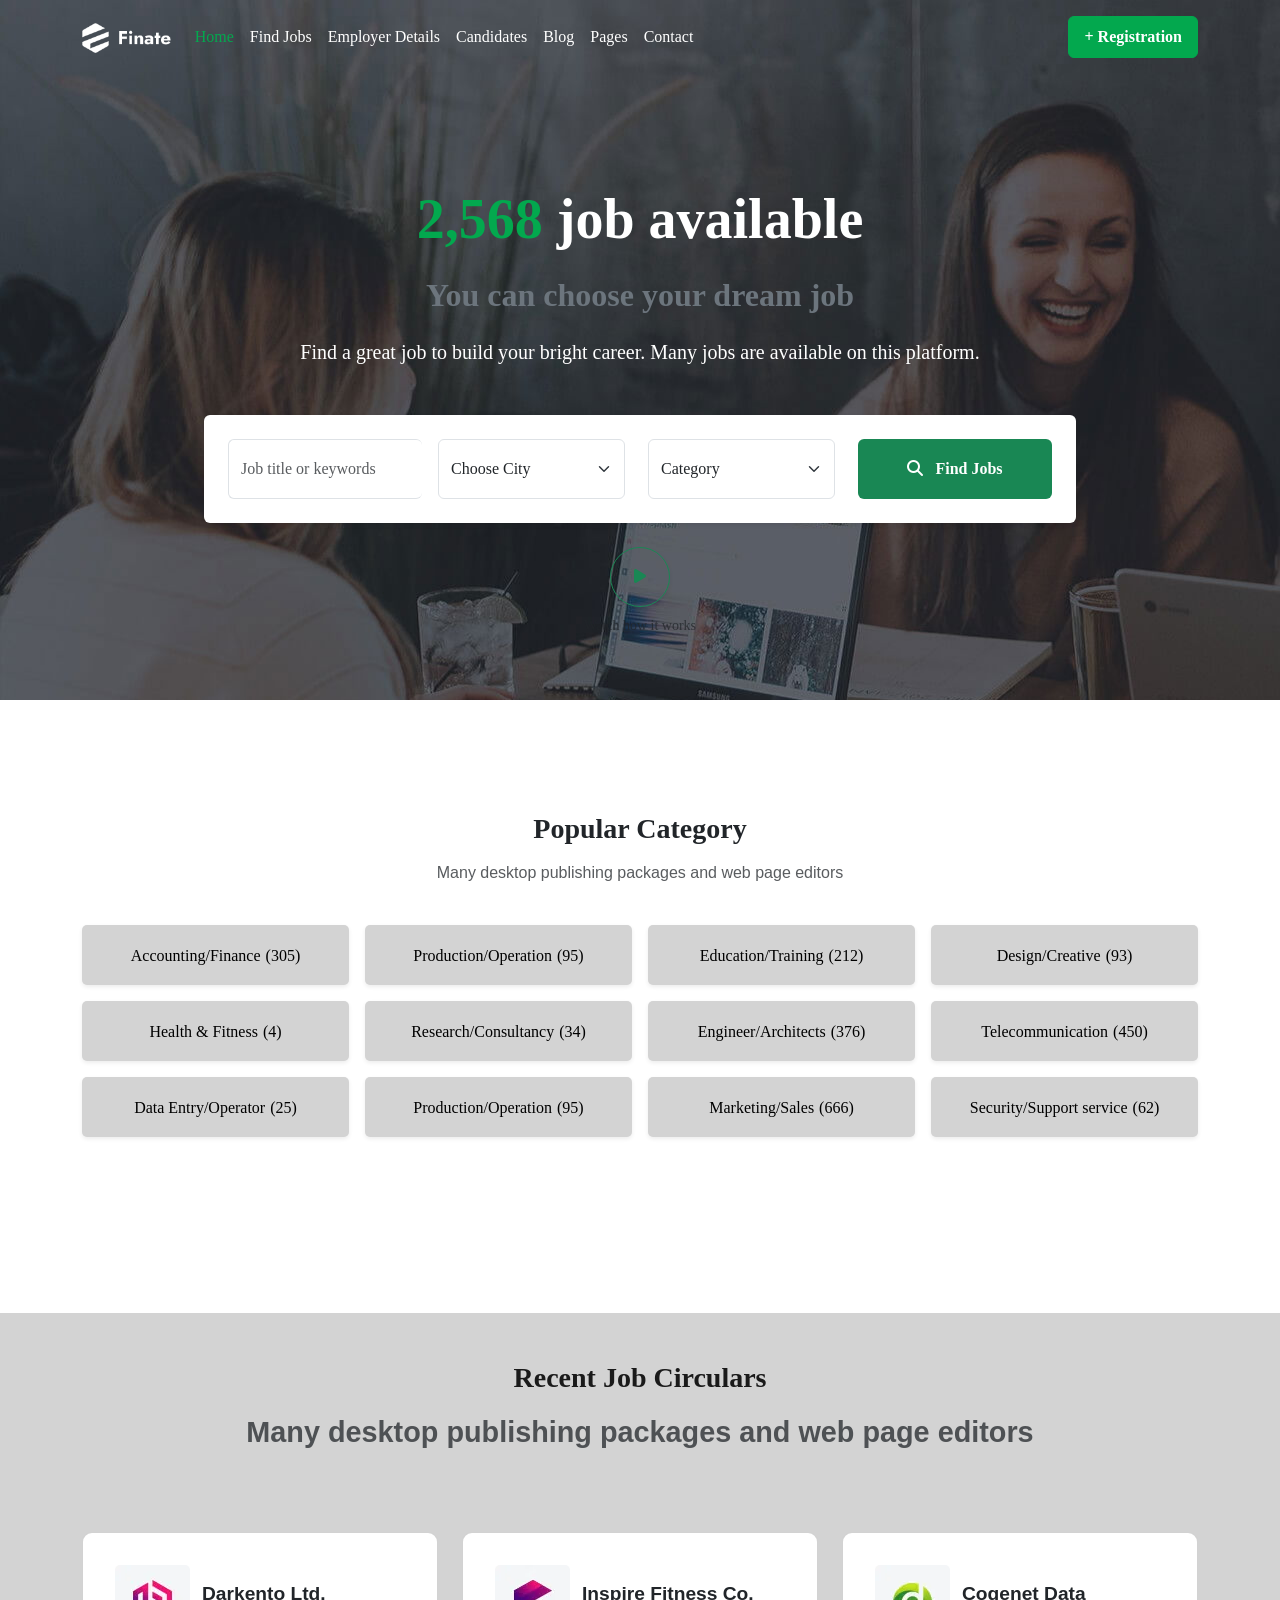
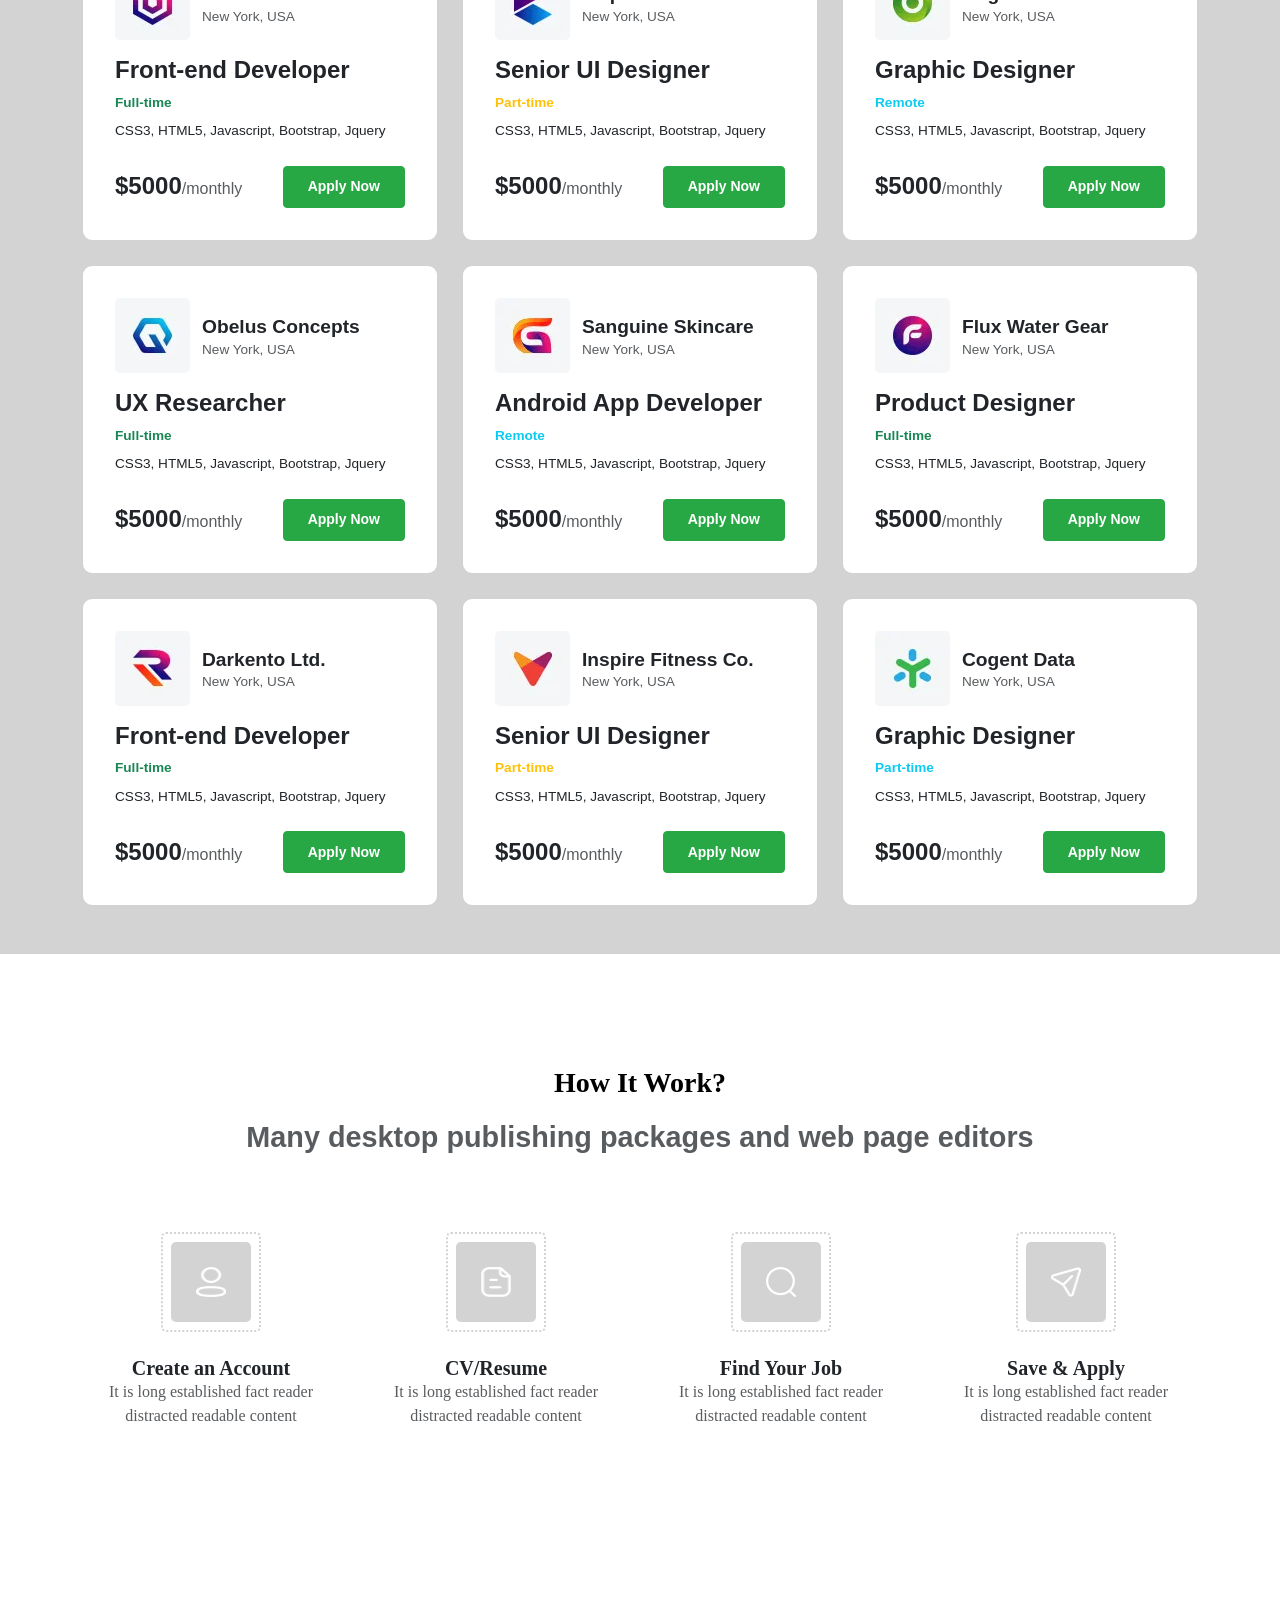
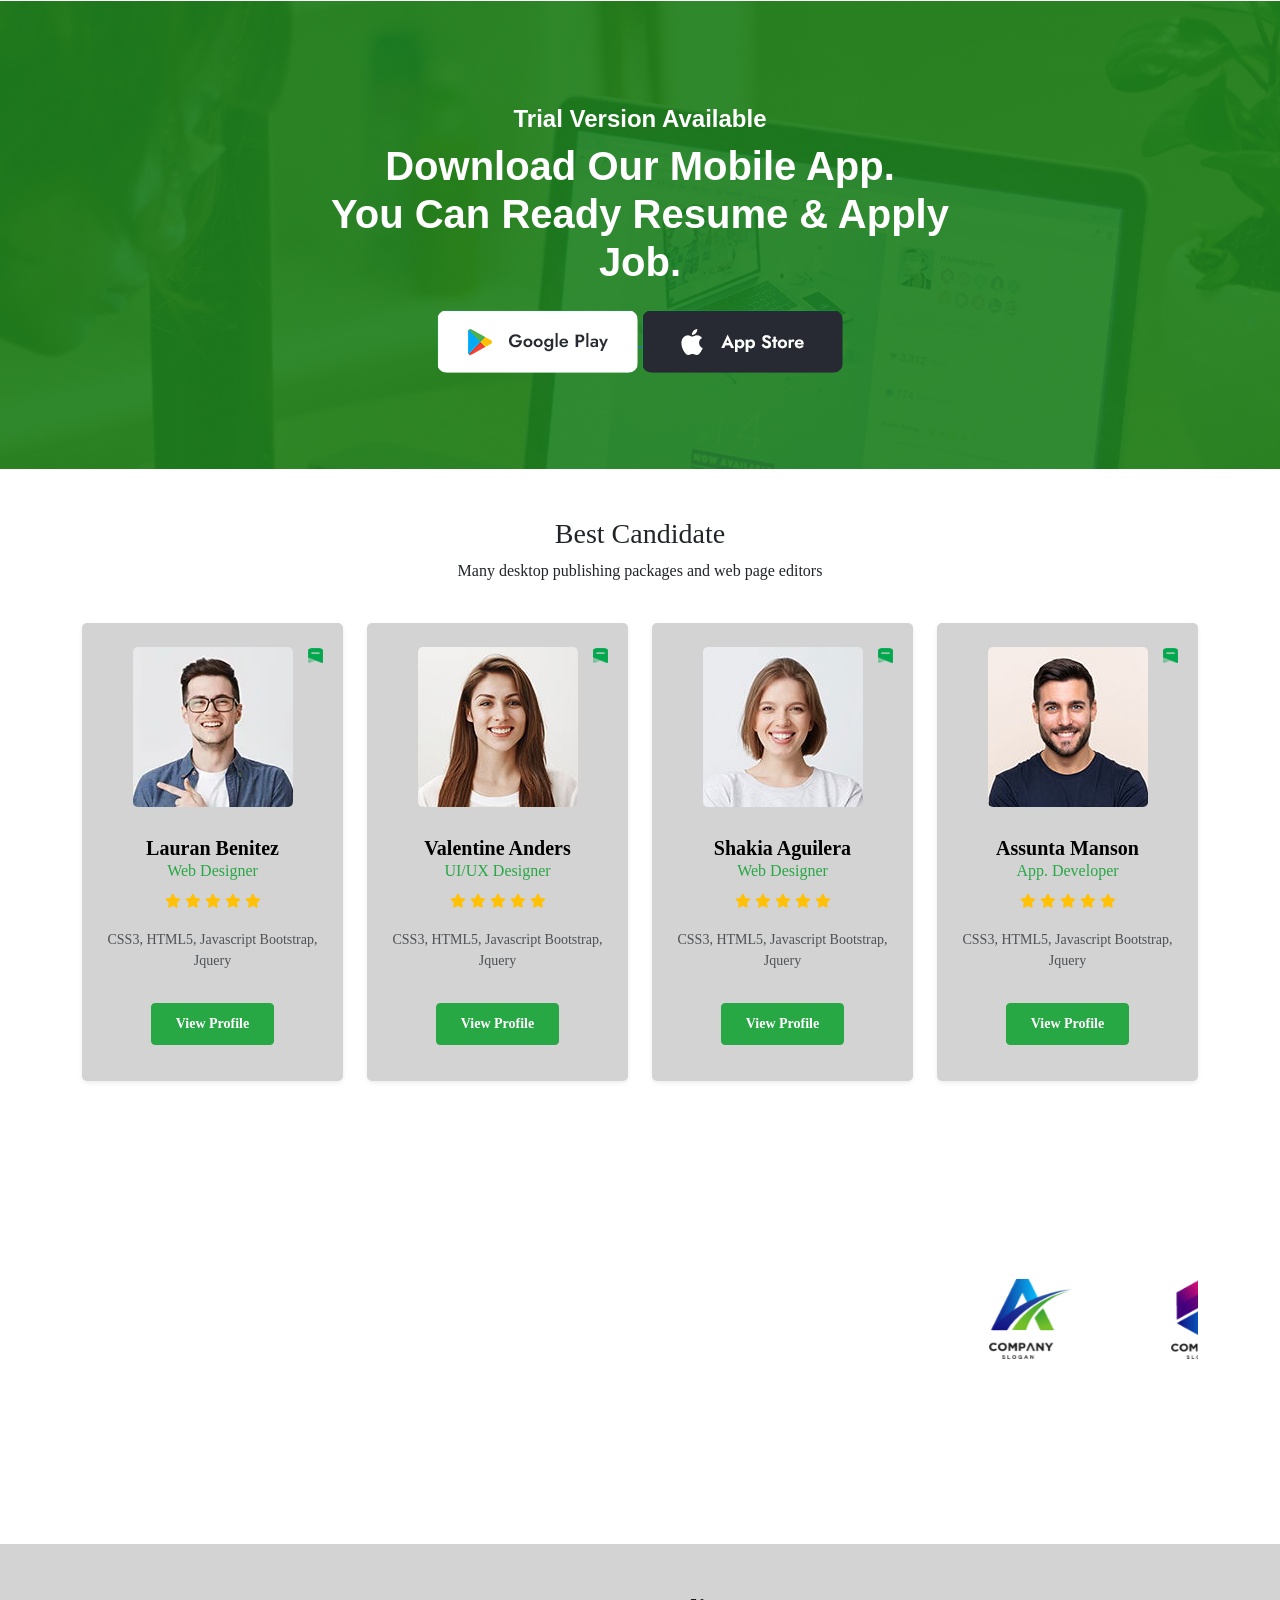
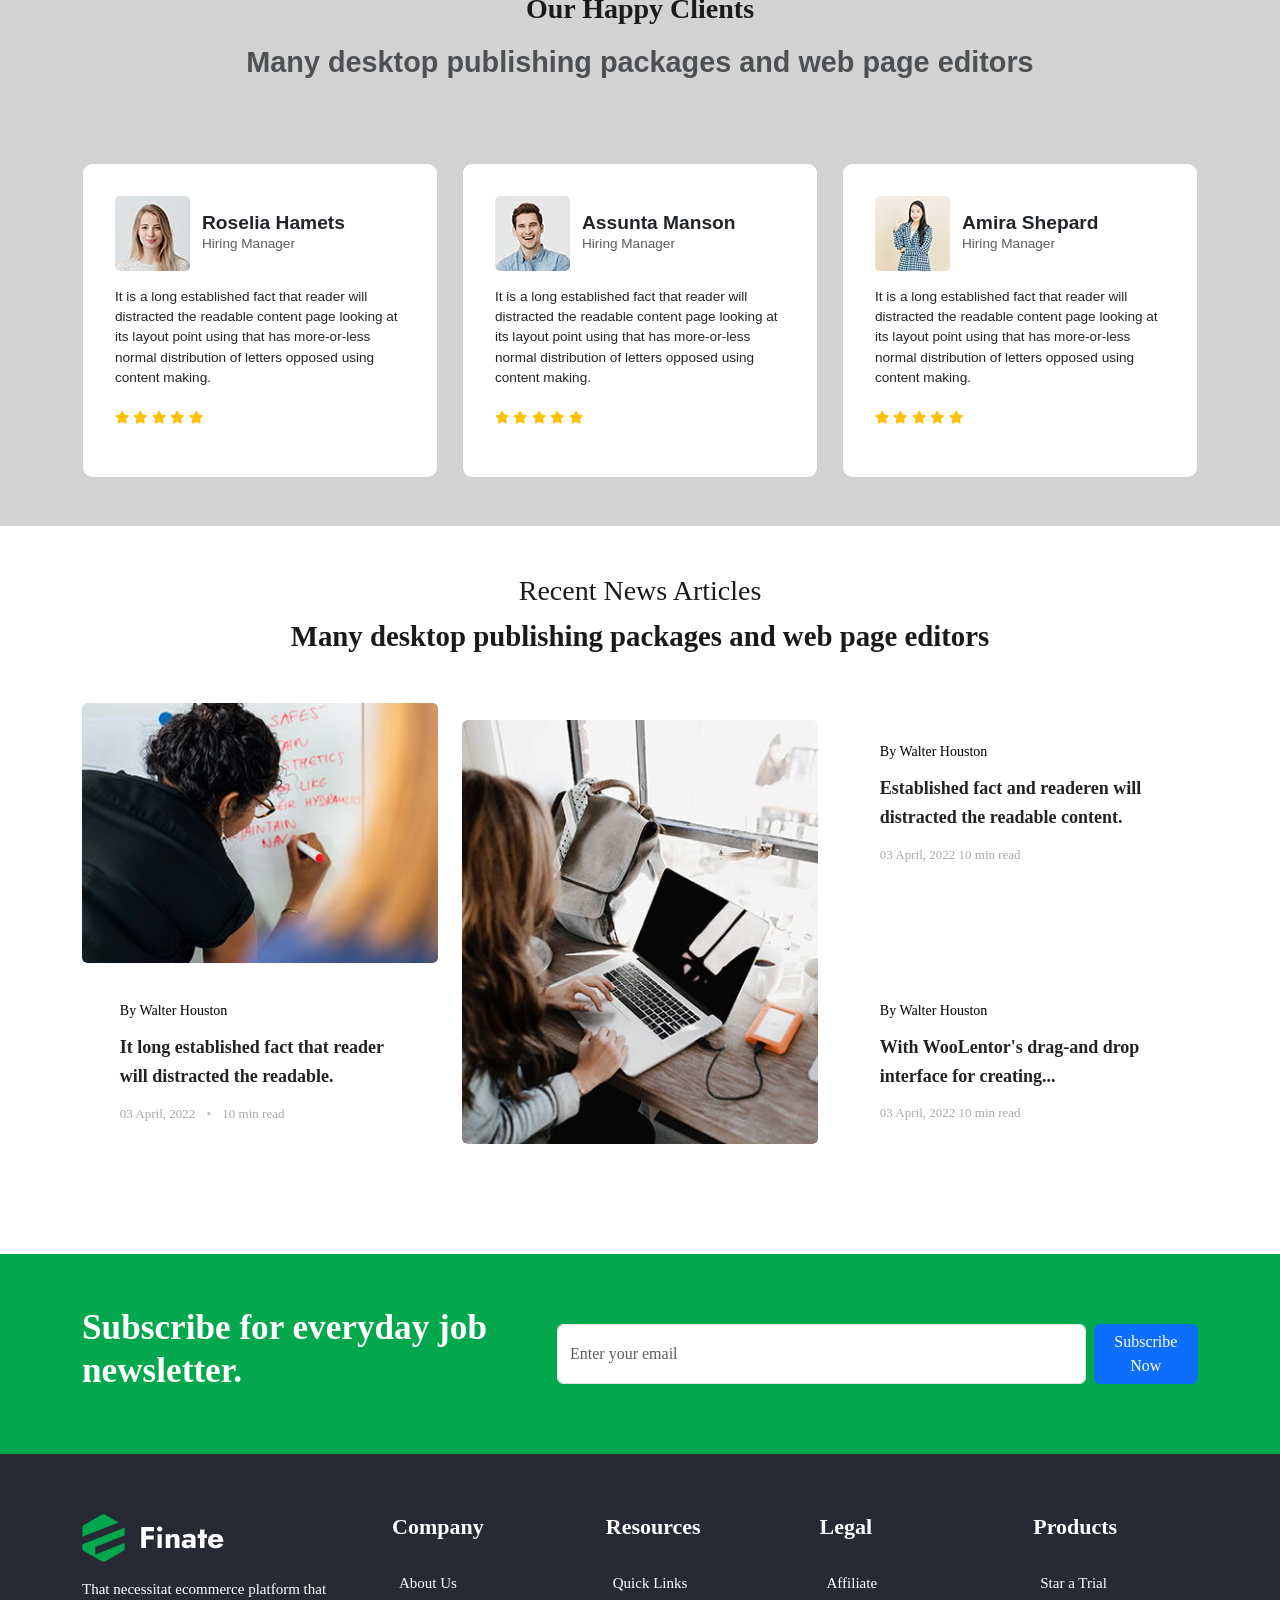
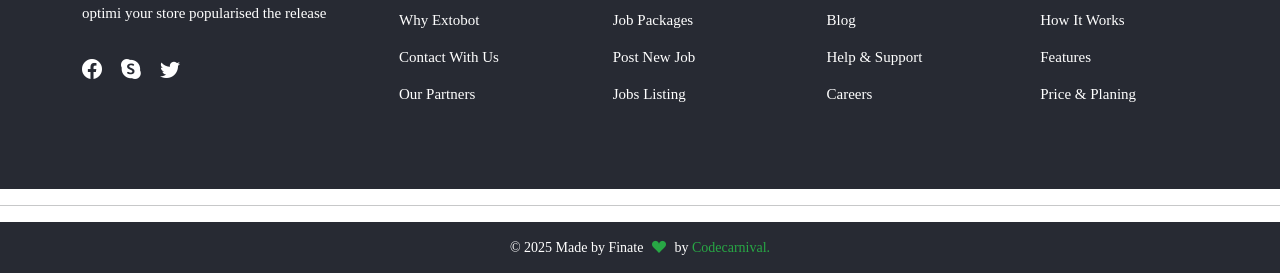
<file: index.html>
<!DOCTYPE html>
<html lang="en">

<head>
    <meta charset="UTF-8">
    <meta name="viewport" content="width=device-width, initial-scale=1.0">
    <link href="https://cdn.jsdelivr.net/npm/bootstrap@5.3.8/dist/css/bootstrap.min.css" rel="stylesheet"
        integrity="sha384-sRIl4kxILFvY47J16cr9ZwB07vP4J8+LH7qKQnuqkuIAvNWLzeN8tE5YBujZqJLB" crossorigin="anonymous">
    <link rel="stylesheet" href="https://cdnjs.cloudflare.com/ajax/libs/font-awesome/6.7.2/css/all.min.css">
    <link rel="stylesheet" href="https://cdn.jsdelivr.net/npm/bootstrap-icons@1.13.1/font/bootstrap-icons.min.css">
    <link rel="stylesheet" href="style.css">
    <title>finate</title>


</head>

<body>


    <div style="background-image: url(images/slider-bg.jpg);" class="im">
        <header class="main-header">
            <nav class="navbar navbar-expand-lg py-3">
                <div class="container">

                    <a class="navbar-brand" href="#">
                        <img src="images/logo-light.webp" alt="Logo">
                    </a>

                    <button class="navbar-toggler" type="button" data-bs-toggle="collapse"
                        data-bs-target="#navbarNavDropdown" aria-controls="navbarNavDropdown" aria-expanded="false"
                        aria-label="Toggle navigation">
                        <span class="navbar-toggler-icon"></span>
                    </button>

                    <div class="collapse navbar-collapse" id="navbarNavDropdown">
                        <ul class="navbar-nav me-auto mb-2 mb-lg-0 custom-nav-links">

                            <li class="nav-item">
                                <a class="nav-link active" aria-current="page" href="index.html"
                                    style="color: #03a84e !important;">Home</a>
                            </li>

                            <li class="nav-item dropdown">
                                <a style="color: white;" class="nav-link dropdown" href="#" id="findJobsDropdown"
                                    role="button" data-bs-toggle="dropdown" aria-expanded="false">
                                    Find Jobs
                                </a>
                                <ul class="dropdown-menu" aria-labelledby="findJobsDropdown">
                                    <li><a class="dropdown-item" href="jobs.html">Jobs</a></li>
                                    <li><a class="dropdown-item" href="jobsdetails.html">Jobs Details</a></li>
                                </ul>
                            </li>

                            <li class="nav-item">
                                <a style="color: white;" class="nav-link"
                                    href="employers-details.html">Employer Details</a>
                            </li>

                            <li class="nav-item dropdown">
                                <a style="color: white;" class="nav-link dropdown" href="#" id="candidatesDropdown"
                                    role="button" data-bs-toggle="dropdown" aria-expanded="false">
                                    Candidates
                                </a>
                                <ul class="dropdown-menu" aria-labelledby="candidatesDropdown">
                                    <li><a class="dropdown-item" href="candidates.html">Candidates</a></li>
                                    <li><a class="dropdown-item" href="candidate-details.html">Candidates
                                            Details</a></li>
                                </ul>
                            </li>

                            <li class="nav-item dropdown">
                                <a style="color: white;" class="nav-link dropdown" href="#" id="blogDropdown"
                                    role="button" data-bs-toggle="dropdown" aria-expanded="false">
                                    Blog
                                </a>
                                <ul class="dropdown-menu" aria-labelledby="blogDropdown">
                                    <li><a class="dropdown-item" href="Grid.html">Blog Grid</a></li>
                                    <li><a class="dropdown-item" href="blog-left-sidebar.html">Blog Left
                                            Sidebar</a></li>
                                    <li><a class="dropdown-item" href="blog-right-sidebar.html">Blog Right
                                            Sidebar</a></li>
                                    <li><a class="dropdown-item" href="blog-details.html">Blog Details</a>
                                    </li>
                                </ul>
                            </li>

                            <li class="nav-item dropdown">
                                <a style="color: white;" class="nav-link dropdown" href="#" id="pagesDropdown"
                                    role="button" data-bs-toggle="dropdown" aria-expanded="false">
                                    Pages
                                </a>
                                <ul class="dropdown-menu" aria-labelledby="pagesDropdown">
                                    <li><a class="dropdown-item" href="about-us.html">About us</a></li>
                                    <li><a class="dropdown-item" href="login.html">Login</a></li>
                                    <li><a class="dropdown-item" href="registration.html">Registration</a>
                                    </li>
                                    <li><a class="dropdown-item" href="page-not-found.html">Pages Not
                                            Found</a></li>
                                </ul>
                            </li>

                            <li class="nav-item">
                                <a style="color: white ;" class="nav-link" href="contact.html">Contact</a>
                            </li>
                        </ul>

                        <div class="d-flex ms-lg-auto">
                            <a href="registration.html" class="btn btn-success fw-bold register-btn" role="button">
                                + Registration
                            </a>
                        </div>

                    </div>
                </div>
            </nav>
        </header>


        <div class="content py-5">
    <div class="container text-center mb-5">
        <p style="font-weight: bold; line-height: 1.2;" class="display-4">
            <span style="color:#03a84e;">2,568</span> job available<br>
            <span class="fs-2 text-secondary">You can choose your dream job</span>
        </p>
        <p class="lead px-3">Find a great job to build your bright career. Many jobs are available on this platform.</p>
    </div>

    <div class="container">
        <div class="card shadow-sm p-4 border-0">
            <form class="row g-3 align-items-center">
                
                <div class="col-12 col-lg-3">
                    <div class="input-group">
                        <input style="height: 60px;" type="text" class="form-control border-end-0" 
                               placeholder="Job title or keywords">
                    </div>
                </div>

                <div class="col-12 col-md-6 col-lg-3">
                    <select style="height: 60px;" class="form-select">
                        <option selected disabled>Choose City</option>
                        <option value="1">New York</option>
                        <option value="2">California</option>
                        <option value="3">Texas</option>
                        <option value="4">Florida</option>
                    </select>
                </div>

                <div class="col-12 col-md-6 col-lg-3">
                    <select style="height: 60px;" class="form-select">
                        <option selected disabled>Category</option>
                        <option value="1">Web Designer</option>
                        <option value="2">Web Developer</option>
                        <option value="3">Graphic Designer</option>
                        <option value="4">App Developer</option>
                    </select>
                </div>

                <div class="col-12 col-lg-3">
                    <button style="height: 60px;" type="submit" class="btn btn-success w-100 fw-bold">
                        <i class="fa-solid fa-magnifying-glass me-2"></i> Find Jobs
                    </button>
                </div>
            </form>
        </div>

        <div class="text-center mt-4">
            <a href="https://youtu.be/mcvqOUtcAJg" class="btn btn-outline-success rounded-circle shadow-sm" 
               target="_blank" style="width: 60px; height: 60px; line-height: 45px;">
                <i class="fa-solid fa-play"></i>
            </a>
            <p class="mt-2 small text-muted">Watch how it works</p>
        </div>
    </div>
</div>


    </div>



    <div class="container py-5">
        <div class="row mb-4">
            <div class="col-12">
                <h3 class="title text-center fw-bold">Popular Category</h3>
                <p class="text text-center pt-2 text-muted" style="font-family: 'Jost', sans-serif;">
                    Many desktop publishing packages and web page editors
                </p>
            </div>
        </div>

        <div class="row g-3 justify-content-center">

            <div class="col-12 col-sm-6 col-lg-3">
                <div class="category-item p-3 shadow-sm text-center position-relative">
                    <h3 class="title  mb-0">
                        <a href="jobs.html" class="category-link">
                            Accounting/Finance<span class="count">(305)</span>
                        </a>
                    </h3>
                    <a class="overlay-link" href="jobs.html" aria-label="View Accounting/Finance Jobs"></a>
                </div>
            </div>

            <div class="col-12 col-sm-6 col-lg-3">
                <div class="category-item p-3 shadow-sm text-center position-relative">
                    <h3 class="title mb-0">
                        <a href="jobs.html" class="category-link">
                            Production/Operation<span class="count">(95)</span>
                        </a>
                    </h3>
                    <a class="overlay-link" href="jobs.html" aria-label="View Production/Operation Jobs"></a>
                </div>
            </div>

            <div class="col-12 col-sm-6 col-lg-3">
                <div class="category-item p-3 shadow-sm text-center position-relative">
                    <h3 class="title mb-0">
                        <a href="jobs.html" class="category-link">
                            Education/Training<span class="count">(212)</span>
                        </a>
                    </h3>
                    <a class="overlay-link" href="jobs.html" aria-label="View Education/Training Jobs"></a>
                </div>
            </div>

            <div class="col-12 col-sm-6 col-lg-3">
                <div class="category-item p-3 shadow-sm text-center position-relative">
                    <h3 class="title  mb-0">
                        <a href="jobs.html" class="category-link">
                            Design/Creative<span class="count">(93)</span>
                        </a>
                    </h3>
                    <a class="overlay-link" href="jobs.html" aria-label="View Design/Creative Jobs"></a>
                </div>
            </div>

            <div class="col-12 col-sm-6 col-lg-3">
                <div class="category-item p-3 shadow-sm text-center position-relative">
                    <h3 class="title mb-0">
                        <a href="jobs.html" class="category-link">
                            Health & Fitness<span class="count">(4)</span>
                        </a>
                    </h3>
                    <a class="overlay-link" href="jobs.html" aria-label="View Health & Fitness Jobs"></a>
                </div>
            </div>

            <div class="col-12 col-sm-6 col-lg-3">
                <div class="category-item p-3 shadow-sm text-center position-relative">
                    <h3 class="title  mb-0">
                        <a href="jobs.html" class="category-link">
                            Research/Consultancy<span class="count">(34)</span>
                        </a>
                    </h3>
                    <a class="overlay-link" href="jobs.html" aria-label="View Research/Consultancy Jobs"></a>
                </div>
            </div>

            <div class="col-12 col-sm-6 col-lg-3">
                <div class="category-item p-3 shadow-sm text-center position-relative">
                    <h3 class="title  mb-0">
                        <a href="jobs.html" class="category-link">
                            Engineer/Architects<span class="count">(376)</span>
                        </a>
                    </h3>
                    <a class="overlay-link" href="jobs.html" aria-label="View Engineer/Architects Jobs"></a>
                </div>
            </div>

            <div class="col-12 col-sm-6 col-lg-3">
                <div class="category-item p-3 shadow-sm text-center position-relative">
                    <h3 class="title mb-0">
                        <a href="jobs.html" class="category-link">
                            Telecommunication<span class="count">(450)</span>
                        </a>
                    </h3>
                    <a class="overlay-link" href="jobs.html" aria-label="View Telecommunication Jobs"></a>
                </div>
            </div>

            <div class="col-12 col-sm-6 col-lg-3">
                <div class="category-item p-3 shadow-sm text-center position-relative">
                    <h3 class="title mb-0">
                        <a href="jobs.html" class="category-link">
                            Data Entry/Operator<span class="count">(25)</span>
                        </a>
                    </h3>
                    <a class="overlay-link" href="jobs.html" aria-label="View Data Entry/Operator Jobs"></a>
                </div>
            </div>

            <div class="col-12 col-sm-6 col-lg-3">
                <div class="category-item p-3 shadow-sm text-center position-relative">
                    <h3 class="title mb-0">
                        <a href="jobs.html" class="category-link">
                            Production/Operation<span class="count">(95)</span>
                        </a>
                    </h3>
                    <a class="overlay-link" href="jobs.html" aria-label="View Production/Operation Jobs"></a>
                </div>
            </div>

            <div class="col-12 col-sm-6 col-lg-3">
                <div class="category-item p-3 shadow-sm text-center position-relative">
                    <h3 class="title mb-0">
                        <a href="jobs.html" class="category-link">
                            Marketing/Sales<span class="count">(666)</span>
                        </a>
                    </h3>
                    <a class="overlay-link" href="jobs.html" aria-label="View Marketing/Sales Jobs"></a>
                </div>
            </div>

            <div class="col-12 col-sm-6 col-lg-3">
                <div class="category-item p-3 shadow-sm text-center position-relative">
                    <h3 class="title mb-0">
                        <a href="jobs.html" class="category-link">
                            Security/Support service<span class="count">(62)</span>
                        </a>
                    </h3>
                    <a class="overlay-link" href="jobs.html"
                        aria-label="View Security/Support Service Jobs"></a>
                </div>
            </div>

        </div>
    </div>





    <section class="job-circulars-area py-5" style="background-color: lightgray; margin-top: 10%;">
        <div class="container">
            <div class="row mb-5">
                <div class="col-12">
                    <div class="section-title text-center">
                        <h3 class="title fw-bold">Recent Job Circulars</h3>
                        <p class="text text-center pt-2 text-muted" style="font-family: 'Jost', sans-serif;">
                            Many desktop publishing packages and web page editors
                        </p>
                    </div>
                </div>
            </div>

            <div class="row g-4 justify-content-center">

                <div class="col-12 col-md-6 col-lg-4">
                    <div class="card job-card p-3">
                        <div class="card-body">
                            <div class="row align-items-center mb-3">
                                <div class="col-auto">
                                    <a href="company-details.html">
                                        <img class="company-logo" src="images/1.webp"
                                            alt="Darkento Ltd. Logo">
                                    </a>
                                </div>
                                <div class="col ps-0">
                                    <h4 class="company-name mb-0">
                                        <a href="company-details.html">Darkento Ltd.</a>
                                    </h4>
                                    <p class="text-muted small mb-0">New York, USA</p>
                                </div>
                            </div>

                            <h3 class="job-title mb-2">
                                <a href="jobs.html">Front-end Developer</a>
                            </h3>
                            <p class="text-success fw-bold small mb-2">Full-time</p>

                            <p class="mb-3 text-dark small">
                                CSS3, HTML5, Javascript, Bootstrap, Jquery
                            </p>

                            <div class="d-flex justify-content-between align-items-center mt-4">
                                <h3 class="mb-0 fw-bold salary">
                                    $5000<span class="fw-normal fs-6 text-muted">/monthly</span>
                                </h3>
                                <a href="jobs.html" class="btn btn-success fw-bold apply-btn">Apply Now</a>
                            </div>
                        </div>
                    </div>
                </div>

                <div class="col-12 col-md-6 col-lg-4">
                    <div class="card job-card p-3">
                        <div class="card-body">
                            <div class="row align-items-center mb-3">
                                <div class="col-auto">
                                    <a href="company-details.html">
                                        <img class="company-logo" src="images/2.webp"
                                            alt="Inspire Fitness Co. Logo">
                                    </a>
                                </div>
                                <div class="col ps-0">
                                    <h4 class="company-name mb-0">
                                        <a href="company-details.html">Inspire Fitness Co.</a>
                                    </h4>
                                    <p class="text-muted small mb-0">New York, USA</p>
                                </div>
                            </div>

                            <h3 class="job-title mb-2">
                                <a href="jobs.html">Senior UI Designer</a>
                            </h3>
                            <p class="text-warning fw-bold small mb-2">Part-time</p>

                            <p class="mb-3 text-dark small">
                                CSS3, HTML5, Javascript, Bootstrap, Jquery
                            </p>

                            <div class="d-flex justify-content-between align-items-center mt-4">
                                <h3 class="mb-0 fw-bold salary">
                                    $5000<span class="fw-normal fs-6 text-muted">/monthly</span>
                                </h3>
                                <a href="jobs.html" class="btn btn-success fw-bold apply-btn">Apply Now</a>
                            </div>
                        </div>
                    </div>
                </div>

                <div class="col-12 col-md-6 col-lg-4">
                    <div class="card job-card p-3">
                        <div class="card-body">
                            <div class="row align-items-center mb-3">
                                <div class="col-auto">
                                    <a href="company-details.html">
                                        <img class="company-logo" src="images/3.webp" alt="Cogenet Data Logo">
                                    </a>
                                </div>
                                <div class="col ps-0">
                                    <h4 class="company-name mb-0">
                                        <a href="company-details.html">Cogenet Data</a>
                                    </h4>
                                    <p class="text-muted small mb-0">New York, USA</p>
                                </div>
                            </div>

                            <h3 class="job-title mb-2">
                                <a href="jobs.html">Graphic Designer</a>
                            </h3>
                            <p class="text-info fw-bold small mb-2">Remote</p>

                            <p class="mb-3 text-dark small">
                                CSS3, HTML5, Javascript, Bootstrap, Jquery
                            </p>

                            <div class="d-flex justify-content-between align-items-center mt-4">
                                <h3 class="mb-0 fw-bold salary">
                                    $5000<span class="fw-normal fs-6 text-muted">/monthly</span>
                                </h3>
                                <a href="" class="btn btn-success fw-bold apply-btn">Apply Now</a>
                            </div>
                        </div>
                    </div>
                </div>

                <div class="col-12 col-md-6 col-lg-4">
                    <div class="card job-card p-3">
                        <div class="card-body">
                            <div class="row align-items-center mb-3">
                                <div class="col-auto">
                                    <a href="company-details.html">
                                        <img class="company-logo" src="images/4.webp"
                                            alt="Obelus Concepts Logo">
                                    </a>
                                </div>
                                <div class="col ps-0">
                                    <h4 class="company-name mb-0">
                                        <a href="company-details.html">Obelus Concepts</a>
                                    </h4>
                                    <p class="text-muted small mb-0">New York, USA</p>
                                </div>
                            </div>

                            <h3 class="job-title mb-2">
                                <a href="jobs.html">UX Researcher</a>
                            </h3>
                            <p class="text-success fw-bold small mb-2">Full-time</p>

                            <p class="mb-3 text-dark small">
                                CSS3, HTML5, Javascript, Bootstrap, Jquery
                            </p>

                            <div class="d-flex justify-content-between align-items-center mt-4">
                                <h3 class="mb-0 fw-bold salary">
                                    $5000<span class="fw-normal fs-6 text-muted">/monthly</span>
                                </h3>
                                <a href="jobs.html" class="btn btn-success fw-bold apply-btn">Apply Now</a>
                            </div>
                        </div>
                    </div>
                </div>

                <div class="col-12 col-md-6 col-lg-4">
                    <div class="card job-card p-3">
                        <div class="card-body">
                            <div class="row align-items-center mb-3">
                                <div class="col-auto">
                                    <a href="company-details.html">
                                        <img class="company-logo" src="images/5.webp"
                                            alt="Sanguine Skincare Logo">
                                    </a>
                                </div>
                                <div class="col ps-0">
                                    <h4 class="company-name mb-0">
                                        <a href="company-details.html">Sanguine Skincare</a>
                                    </h4>
                                    <p class="text-muted small mb-0">New York, USA</p>
                                </div>
                            </div>

                            <h3 class="job-title mb-2">
                                <a href="jobs.html">Android App Developer</a>
                            </h3>
                            <p class="text-info fw-bold small mb-2">Remote</p>

                            <p class="mb-3 text-dark small">
                                CSS3, HTML5, Javascript, Bootstrap, Jquery
                            </p>

                            <div class="d-flex justify-content-between align-items-center mt-4">
                                <h3 class="mb-0 fw-bold salary">
                                    $5000<span class="fw-normal fs-6 text-muted">/monthly</span>
                                </h3>
                                <a href="jobs.html" class="btn btn-success fw-bold apply-btn">Apply Now</a>
                            </div>
                        </div>
                    </div>
                </div>

                <div class="col-12 col-md-6 col-lg-4">
                    <div class="card job-card p-3">
                        <div class="card-body">
                            <div class="row align-items-center mb-3">
                                <div class="col-auto">
                                    <a href="company-details.html">
                                        <img class="company-logo" src="images/6.webp"
                                            alt="Flux Water Gear Logo">
                                    </a>
                                </div>
                                <div class="col ps-0">
                                    <h4 class="company-name mb-0">
                                        <a href="company-details.html">Flux Water Gear</a>
                                    </h4>
                                    <p class="text-muted small mb-0">New York, USA</p>
                                </div>
                            </div>

                            <h3 class="job-title mb-2">
                                <a href="jobs.html">Product Designer</a>
                            </h3>
                            <p class="text-success fw-bold small mb-2">Full-time</p>

                            <p class="mb-3 text-dark small">
                                CSS3, HTML5, Javascript, Bootstrap, Jquery
                            </p>

                            <div class="d-flex justify-content-between align-items-center mt-4">
                                <h3 class="mb-0 fw-bold salary">
                                    $5000<span class="fw-normal fs-6 text-muted">/monthly</span>
                                </h3>
                                <a href="" class="btn btn-success fw-bold apply-btn">Apply Now</a>
                            </div>
                        </div>
                    </div>
                </div>

                <div class="col-12 col-md-6 col-lg-4">
                    <div class="card job-card p-3">
                        <div class="card-body">
                            <div class="row align-items-center mb-3">
                                <div class="col-auto">
                                    <a href="company-details.html">
                                        <img class="company-logo" src="images/7.webp"
                                            alt="Darkento Ltd. Logo">
                                    </a>
                                </div>
                                <div class="col ps-0">
                                    <h4 class="company-name mb-0">
                                        <a href="company-details.html">Darkento Ltd.</a>
                                    </h4>
                                    <p class="text-muted small mb-0">New York, USA</p>
                                </div>
                            </div>

                            <h3 class="job-title mb-2">
                                <a href="jobs.html">Front-end Developer</a>
                            </h3>
                            <p class="text-success fw-bold small mb-2">Full-time</p>

                            <p class="mb-3 text-dark small">
                                CSS3, HTML5, Javascript, Bootstrap, Jquery
                            </p>

                            <div class="d-flex justify-content-between align-items-center mt-4">
                                <h3 class="mb-0 fw-bold salary">
                                    $5000<span class="fw-normal fs-6 text-muted">/monthly</span>
                                </h3>
                                <a href="jobs.html" class="btn btn-success fw-bold apply-btn">Apply Now</a>
                            </div>
                        </div>
                    </div>
                </div>

                <div class="col-12 col-md-6 col-lg-4">
                    <div class="card job-card p-3">
                        <div class="card-body">
                            <div class="row align-items-center mb-3">
                                <div class="col-auto">
                                    <a href="company-details.html">
                                        <img class="company-logo" src="images/8.webp"
                                            alt="Inspire Fitness Co. Logo">
                                    </a>
                                </div>
                                <div class="col ps-0">
                                    <h4 class="company-name mb-0">
                                        <a href="company-details.html">Inspire Fitness Co.</a>
                                    </h4>
                                    <p class="text-muted small mb-0">New York, USA</p>
                                </div>
                            </div>

                            <h3 class="job-title mb-2">
                                <a href="jobs.html">Senior UI Designer</a>
                            </h3>
                            <p class="text-warning fw-bold small mb-2">Part-time</p>

                            <p class="mb-3 text-dark small">
                                CSS3, HTML5, Javascript, Bootstrap, Jquery
                            </p>

                            <div class="d-flex justify-content-between align-items-center mt-4">
                                <h3 class="mb-0 fw-bold salary">
                                    $5000<span class="fw-normal fs-6 text-muted">/monthly</span>
                                </h3>
                                <a href="jobs.html" class="btn btn-success fw-bold apply-btn">Apply Now</a>
                            </div>
                        </div>
                    </div>
                </div>

                <div class="col-12 col-md-6 col-lg-4">
                    <div class="card job-card  p-3">
                        <div class="card-body">
                            <div class="row align-items-center mb-3">
                                <div class="col-auto">
                                    <a href="company-details.html">
                                        <img class="company-logo" src="images/9.webp" alt="Cogent Data Logo">
                                    </a>
                                </div>
                                <div class="col ps-0">
                                    <h4 class="company-name mb-0">
                                        <a href="company-details.html">Cogent Data</a>
                                    </h4>
                                    <p class="text-muted small mb-0">New York, USA</p>
                                </div>
                            </div>

                            <h3 class="job-title mb-2">
                                <a href="jobs.html">Graphic Designer</a>
                            </h3>
                            <p class="text-info fw-bold small mb-2">Part-time</p>

                            <p class="mb-3 text-dark small">
                                CSS3, HTML5, Javascript, Bootstrap, Jquery
                            </p>

                            <div class="d-flex justify-content-between align-items-center mt-4">
                                <h3 class="mb-0 fw-bold salary">
                                    $5000<span class="fw-normal fs-6 text-muted">/monthly</span>
                                </h3>
                                <a href="" class="btn btn-success fw-bold apply-btn">Apply Now</a>
                            </div>
                        </div>
                    </div>
                </div>

            </div>
        </div>
    </section>





    <section class="work-process-area py-5" style="margin-top: 5%;">
        <div class="container">
            <div class="row">
                <div class="col-12">
                    <div class="section-title text-center mb-5">
                        <h3 style="color: black;" class="title fw-bold">How It Work?</h3>
                        <p class="text text-center pt-2 text-muted" style="font-family: 'Jost', sans-serif;">
                            Many desktop publishing packages and web page editors
                        </p>
                    </div>
                </div>
            </div>

            <div class="row g-4 justify-content-center">

                <div class="col-12 col-md-6 col-lg-3">
                    <div class="work-step-card text-center h-100 p-4">
                        <div class="icon-wrapper mx-auto mb-4">
                            <div class="icon-inner d-flex justify-content-center align-items-center">
                                <a href="company-details.html">
                                    <img src="images/w1-hover.webp" width="30" height="30" alt="Icon">
                                </a>
                            </div>
                        </div>
                        <h5 class="card-title fw-bold">Create an Account</h5>
                        <p class="card-text text-muted">It is long established fact reader distracted readable content
                        </p>
                    </div>
                </div>

                <div class="col-12 col-md-6 col-lg-3">
                    <div class="work-step-card text-center h-100 p-4">
                        <div class="icon-wrapper mx-auto mb-4">
                            <div class="icon-inner d-flex justify-content-center align-items-center">
                                <a href="company-details.html">
                                    <img src="images/w2-hover.webp" width="30" height="30" alt="Icon">
                                </a>
                            </div>
                        </div>
                        <h5 class="card-title fw-bold">CV/Resume</h5>
                        <p class="card-text text-muted">It is long established fact reader distracted readable content
                        </p>
                    </div>
                </div>

                <div class="col-12 col-md-6 col-lg-3">
                    <div class="work-step-card text-center h-100 p-4">
                        <div class="icon-wrapper mx-auto mb-4">
                            <div class="icon-inner d-flex justify-content-center align-items-center">
                                <a href="company-details.html">
                                    <img src="images/w3-hover.webp" width="30" height="30" alt="Icon">
                                </a>
                            </div>
                        </div>
                        <h5 class="card-title fw-bold">Find Your Job</h5>
                        <p class="card-text text-muted">It is long established fact reader distracted readable content
                        </p>
                    </div>
                </div>

                <div class="col-12 col-md-6 col-lg-3">
                    <div class="work-step-card text-center h-100 p-4">
                        <div class="icon-wrapper mx-auto mb-4">
                            <div class="icon-inner d-flex justify-content-center align-items-center">
                                <a href="company-details.html">
                                    <img src="images/w4-hover.webp" width="30" height="30" alt="Icon">
                                </a>
                            </div>
                        </div>
                        <h5 class="card-title fw-bold">Save & Apply</h5>
                        <p class="card-text text-muted">It is long established fact reader distracted readable content
                        </p>
                    </div>
                </div>

            </div>
        </div>
    </section>


    <div class="app-download-section"
        style="background-image: url(images/bg1.jpeg); background-size: cover; background-position: center; margin-top: 100px;">
        <section class="py-5" style="background-color: hsla(120, 62%, 31%, 0.913);">
            <div class="container">
                <div class="row justify-content-center">
                    <div class="col-12 col-lg-10 col-xl-7">
                        <div class="divider-content text-center py-5">
                            <h4 class="sub-title text-white fw-bold mt-2 mb-2" style="font-family: 'Jost', sans-serif;">
                                Trial Version Available
                            </h4>
                            <h2 class="title text-white fw-bold mb-4"
                                style="font-family: 'Jost', sans-serif; font-size: 2.5rem;">
                                Download Our Mobile App. <br class="d-none d-md-block"> You Can Ready Resume & Apply
                                Job.
                            </h2>

                            <div class="divider-btn-group  justify-content-center gap-5">
                                <a class="btn-divider" data-aos="fade-down" href="page-not-found.html">
                                    <img class="app" src="images/google-play.png" alt="Google Play Store">
                                </a>
                                <a class="btn-divider btn-divider-app-store" data-aos="fade-down"
                                    href="page-not-found.html">
                                    <img class="app" src="images/mac-os.png" alt="Apple App Store">
                                </a>
                            </div>
                        </div>
                    </div>
                </div>
            </div>
        </section>
    </div>


    <section class="py-5">
        <div class="container">
            <div class="row">
                <div class="col-12 text-center mb-4">
                    <h3 class="best">Best Candidate</h3>
                    <p>Many desktop publishing packages and web page editors</p>
                </div>
            </div>

            <div class="row g-4">

                <div class="col-12 col-sm-6 col-lg-3">
                    <div class="card candidate-card h-100 shadow-sm border-0">
                        <a href="#" class="bookmark-icon">
                            <img src="images/bookmark2.webp" width="15" height="15" alt="Bookmark">
                        </a>
                        <a href="candidate-details.html" class="d-block text-center pt-4">
                            <img class="candidate-img" src="images/1 (1).webp" alt="Candidate Image 1">
                        </a>
                        <div class="card-body text-center">
                            <h4 class="card-title mb-1">
                                <a class="text-decoration-none text-dark" href="candidate-details.html">Lauran
                                    Benitez</a>
                            </h4>
                            <h5 class="card-subtitle mb-2">Web Designer</h5>
                            <div class="star mb-3">
                                <i class="fa-solid fa-star text-warning"></i>
                                <i class="fa-solid fa-star text-warning"></i>
                                <i class="fa-solid fa-star text-warning"></i>
                                <i class="fa-solid fa-star text-warning"></i>
                                <i class="fa-solid fa-star text-warning"></i>
                            </div>
                            <p class="card-text small text-muted">CSS3, HTML5, Javascript Bootstrap, Jquery</p>
                            <a href="candidate-details.html"
                                class="btn btn-success fw-bold apply-btn mt-3">View Profile</a>
                        </div>
                    </div>
                </div>

                <div class="col-12 col-sm-6 col-lg-3">
                    <div class="card candidate-card h-100 shadow-sm border-0">
                        <a href="#" class="bookmark-icon">
                            <img src="images/bookmark2.webp" width="15" height="15" alt="Bookmark">
                        </a>
                        <a href="candidate-details.html" class="d-block text-center pt-4">
                            <img class="candidate-img" src="images/2 (1).jpg" alt="Candidate Image 2">
                        </a>
                        <div class="card-body text-center">
                            <h4 class="card-title mb-1">
                                <a class="text-decoration-none text-dark" href="candidate-details.html">Valentine
                                    Anders</a>
                            </h4>
                            <h5 class="card-subtitle mb-2">UI/UX Designer</h5>
                            <div class="star mb-3">
                                <i class="fa-solid fa-star text-warning"></i>
                                <i class="fa-solid fa-star text-warning"></i>
                                <i class="fa-solid fa-star text-warning"></i>
                                <i class="fa-solid fa-star text-warning"></i>
                                <i class="fa-solid fa-star text-warning"></i>
                            </div>
                            <p class="card-text small text-muted">CSS3, HTML5, Javascript Bootstrap, Jquery</p>
                            <a href="candidate-details.html"
                                class="btn btn-success fw-bold apply-btn mt-3">View Profile</a>
                        </div>
                    </div>
                </div>

                <div class="col-12 col-sm-6 col-lg-3">
                    <div class="card candidate-card h-100 shadow-sm border-0">
                        <a href="#" class="bookmark-icon">
                            <img src="images/bookmark2.webp" width="15" height="15" alt="Bookmark">
                        </a>
                        <a href="candidate-details.html" class="d-block text-center pt-4">
                            <img class="candidate-img" src="images/3 (1).jpg" alt="Candidate Image 3">
                        </a>
                        <div class="card-body text-center">
                            <h4 class="card-title mb-1">
                                <a class="text-decoration-none text-dark" href="candidate-details.html">Shakia
                                    Aguilera</a>
                            </h4>
                            <h5 class="card-subtitle mb-2 ">Web Designer</h5>
                            <div class="star mb-3">
                                <i class="fa-solid fa-star text-warning"></i>
                                <i class="fa-solid fa-star text-warning"></i>
                                <i class="fa-solid fa-star text-warning"></i>
                                <i class="fa-solid fa-star text-warning"></i>
                                <i class="fa-solid fa-star text-warning"></i>
                            </div>
                            <p class="card-text small text-muted">CSS3, HTML5, Javascript Bootstrap, Jquery</p>
                            <a href="candidate-details.html"
                                class="btn btn-success fw-bold apply-btn mt-3">View Profile</a>
                        </div>
                    </div>
                </div>

                <div class="col-12 col-sm-6 col-lg-3">
                    <div class="card candidate-card h-100 shadow-sm border-0">
                        <a href="#" class="bookmark-icon">
                            <img src="images/bookmark2.webp" width="15" height="15" alt="Bookmark">
                        </a>
                        <a href="candidate-details.html" class="d-block text-center pt-4">
                            <img class="candidate-img" src="images/4 (1).jpg" alt="Candidate Image 4">
                        </a>
                        <div class="card-body text-center">
                            <h4 class="card-title mb-1">
                                <a class="text-decoration-none text-dark" href="candidate-details.html">Assunta
                                    Manson</a>
                            </h4>
                            <h5 class="card-subtitle mb-2 ">App. Developer</h5>
                            <div class="star mb-3">
                                <i class="fa-solid fa-star text-warning"></i>
                                <i class="fa-solid fa-star text-warning"></i>
                                <i class="fa-solid fa-star text-warning"></i>
                                <i class="fa-solid fa-star text-warning"></i>
                                <i class="fa-solid fa-star text-warning"></i>
                            </div>
                            <p class="card-text small text-muted">CSS3, HTML5, Javascript Bootstrap, Jquery</p>
                            <a href="candidate-details.html"
                                class="btn btn-success fw-bold apply-btn mt-3">View Profile</a>
                        </div>
                    </div>
                </div>

            </div>
        </div>
    </section>




    <div style="margin-top: 100px;" class="brand-logo">
        <div class="container">
            <div class="row">
                <div class="col-12">

                    <marquee behavior="scroll" direction="left" scrollamount="10">

                        <div class="logo-flex-container">
                            <div class="logo-item"><img src="images/1.png" alt="" class="logo"></div>
                            <div class="logo-item"><img src="images/2.png" alt="" class="logo"></div>
                            <div class="logo-item"><img src="images/3.png" alt="" class="logo"></div>
                            <div class="logo-item"><img src="images/4.png" alt="" class="logo"></div>
                            <div class="logo-item"><img src="images/5.png" alt="" class="logo"></div>
                            <div class="logo-item"><img src="images/6.png" alt="" class="logo"></div>

                        </div>

                    </marquee>
                </div>
            </div>
        </div>
    </div>






    <section class="job-circulars-area py-5" style="background-color: lightgray; margin-top: 10%;">
        <div class="container">
            <div class="row mb-5">

                <div class="col-12">
                    <div class="section-title text-center">
                        <h3 class="title fw-bold">Our Happy Clients</h3>
                        <p class="text text-center pt-2 text-muted" style="font-family: 'Jost', sans-serif;">
                            Many desktop publishing packages and web page editors
                        </p>
                    </div>
                </div>
            </div>

            <div class="row g-4 justify-content-center">

                <div class="col-12 col-md-6 col-lg-4">
                    <div class="card job-card p-3">
                        <div class="card-body">
                            <div class="row align-items-center mb-3">
                                <div class="col-auto">

                                    <img class="company-logo" src="images/1 (2).jpg" alt="Darkento Ltd. Logo">

                                </div>
                                <div class="col ps-0">
                                    <h4 style="font-size: 1.2rem;" class="company-name mb-0 fw-bold">
                                        Roselia Hamets
                                    </h4>
                                    <p class="text-muted small mb-0">Hiring Manager</p>
                                </div>
                            </div>
                            <p class="mb-3 text-dark small">
                                It is a long established fact that reader will distracted the readable content page
                                looking at its layout point using that has more-or-less normal distribution of letters
                                opposed using content making.</p>

                            <div class="star mb-3">
                                <i class="fa-solid fa-star text-warning"></i>
                                <i class="fa-solid fa-star text-warning"></i>
                                <i class="fa-solid fa-star text-warning"></i>
                                <i class="fa-solid fa-star text-warning"></i>
                                <i class="fa-solid fa-star text-warning"></i>
                            </div>

                        </div>
                    </div>
                </div>

                <div class="col-12 col-md-6 col-lg-4">
                    <div class="card job-card p-3">
                        <div class="card-body">
                            <div class="row align-items-center mb-3">
                                <div class="col-auto">

                                    <img class="company-logo" src="images/2 (2).jpg" alt="Darkento Ltd. Logo">

                                </div>
                                <div class="col ps-0">
                                    <h4 style="font-size: 1.2rem;" class="company-name mb-0 fw-bold">
                                        Assunta Manson
                                    </h4>
                                    <p class="text-muted small mb-0">Hiring Manager</p>
                                </div>
                            </div>
                            <p class="mb-3 text-dark small">
                                It is a long established fact that reader will distracted the readable content page
                                looking at its layout point using that has more-or-less normal distribution of letters
                                opposed using content making.</p>

                            <div class="star mb-3">
                                <i class="fa-solid fa-star text-warning"></i>
                                <i class="fa-solid fa-star text-warning"></i>
                                <i class="fa-solid fa-star text-warning"></i>
                                <i class="fa-solid fa-star text-warning"></i>
                                <i class="fa-solid fa-star text-warning"></i>
                            </div>

                        </div>
                    </div>
                </div>
                <div class="col-12 col-md-6 col-lg-4">
                    <div class="card job-card p-3">
                        <div class="card-body">
                            <div class="row align-items-center mb-3">
                                <div class="col-auto">

                                    <img class="company-logo" src="images/3 (2).jpg" alt="Darkento Ltd. Logo">

                                </div>
                                <div class="col ps-0">
                                    <h4 style="font-size: 1.2rem;" class="company-name mb-0 fw-bold">
                                        Amira Shepard
                                    </h4>
                                    <p class="text-muted small mb-0">Hiring Manager</p>
                                </div>
                            </div>
                            <p class="mb-3 text-dark small">
                                It is a long established fact that reader will distracted the readable content page
                                looking at its layout point using that has more-or-less normal distribution of letters
                                opposed using content making.</p>



                            <div class="star mb-3">
                                <i class="fa-solid fa-star text-warning"></i>
                                <i class="fa-solid fa-star text-warning"></i>
                                <i class="fa-solid fa-star text-warning"></i>
                                <i class="fa-solid fa-star text-warning"></i>
                                <i class="fa-solid fa-star text-warning"></i>
                            </div>


                        </div>
                    </div>
                </div>

            </div>
        </div>

        </div>
        </div>
    </section>


    <section class="news-section py-5">
        <div class="container">
            <div class="row">
                <div class="col-12">
                    <div class="section-title text-center">
                        <h3 class="title">Recent News Articles</h3>
                        <div class="desc">
                            <p>Many desktop publishing packages and web page editors</p>
                        </div>
                    </div>
                </div>
            </div>

            <div class="row align-items-center post-home-style">
                <div class="col-sm-12 col-md-6 col-lg-4" data-aos="fade-right">
                    <div class="post-item post-hover-lift">
                        <div style="border-radius: 5px;" class="thumb post-thumb-zoom">
                            <a href="blog-details.html"><img style="border-radius: 5px;"
                                    src="images/1 (3).jpg" alt="Image" width="370" height="270"></a>
                        </div>
                        <div class="content post-content-hover">
                            <div class="author"> <a style="text-decoration: none;color: black; " href="blog.html"> By
                                    Walter Houston</a></div>
                            <h4 class="title"><a style="text-decoration: none;" href="blog-details.html">It long
                                    established fact that reader will distracted the readable.</a></h4>
                            <div style="color: darkgray;" class="meta">
                                <span class="post-date">03 April, 2022</span>
                                <span class="dots"></span>
                                <span class="post-time">10 min read</span>
                            </div>
                        </div>
                    </div>
                </div>

                <div class="col-sm-12 col-md-6 col-lg-4" data-aos="fade-left">
                    <div class="post-item post-hover-lift">
                        <div class="thumb mb--0 post-thumb-zoom">
                            <a href="blog-details.html"><img style="border-radius: 5px;" src="images/h1.jpg"
                                    alt="Image" width="370" height="440"></a>
                        </div>
                    </div>
                </div>

                <div class="col-12 col-md-12 col-lg-4 list-group-stack" data-aos="fade-left">
                    <div class="post-home-list-style">

                        <div class="post-item post-list-hover">
                            <div class="content post-content-hover">
                                <div class="author"> <a style="text-decoration: none; color: black;" href="blog.html">
                                        By Walter Houston</a></div>
                                <h4 class="title"><a href="blog-details.html">Established fact and readeren will
                                        distracted the readable content.</a></h4>
                                <div style="color: darkgray;" class="meta">
                                    <span>03 April, 2022</span>
                                    <span>10 min read</span>
                                </div>
                            </div>
                        </div>

                        <div class="post-item post-list-hover">
                            <div class="content post-content-hover">
                                <div class="author"><a style="text-decoration: none;  color: black;" href="blog.html">By
                                        Walter Houston</a></div>
                                <h4 class="title"><a href="blog-details.html">With WooLentor's drag-and drop interface
                                        for creating...</a></h4>
                                <div style="color: darkgray;" class="meta">
                                    <span>03 April, 2022</span>
                                    <span>10 min read</span>
                                </div>
                            </div>
                        </div>

                    </div>
                </div>
            </div>
        </div>
    </section>


    <footer>
        <div style="background-color: #03a84e; width: 100%; height: 200px;"
            class="container-fluid d-flex align-items-center">
            <div class="container">
                <div class="row d-flex align-items-center">

                    <div class="col-12 col-md-5">
                        <div class="news">
                            <h4 style="font-size: 2.2rem;" class="text-white fw-bold">Subscribe for everyday job
                                newsletter.</h4>
                        </div>
                    </div>

                    <div class="col-12 col-md-7">
                        <div class="footer-newsletter-form">
                            <form action="#" class="d-flex">
                                <input type="email" placeholder="Enter your email" class="form-control me-2">
                                <button type="submit" class="btn btn-primary btn-newsletter">Subscribe Now</button>
                            </form>
                        </div>
                    </div>

                </div>
            </div>
        </div>
    </footer>


    <footer class="main-footer">
        <div style="background-color: #272a33;" class="container-fluid">
            <div class="container pt--60 pb--60">
                <div class="row">

                    <div style="margin-bottom: 30px;" class="col-md-6 col-lg-3">
                        <div class="logoindex">
                            <a href="index.html">
                                <img class="logo-main" src="images/logo-light-theme.png" alt="Logo" />
                            </a>
                        </div>
                        <p class="ptext">That necessitat ecommerce platform that optimi your store popularised the
                            release</p>
                        <div class="icons">
                            <a href="https://www.facebook.com" target="_blank" rel="noopener"><i
                                    class="bi bi-facebook"></i></a>
                            <a href="https://www.skype.com" target="_blank" rel="noopener"><i
                                    class="bi bi-skype"></i></a>
                            <a href="https://twitter.com" target="_blank" rel="noopener"><i
                                    class="bi bi-twitter"></i></a>
                        </div>
                    </div>

                    <div class="col-md-6 col-lg-9">
                        <div class="row">
                            <div class="col-md-3 col-lg-3">
                                <div class="widget-item nav-menu-item1">
                                    <h4 class="widget-title">Company</h4>
                                    <h4 class="widget-collapsed-title collapsed" data-bs-toggle="collapse"
                                        data-bs-target="#widgetId-1">Company</h4>
                                    <div id="widgetId-1" class="collapse widget-collapse-body">
                                        <div class="collapse-body">
                                            <div class="widget-menu-wrap">
                                                <ul style="list-style: none;" class="nav-menu">
                                                    <li><a href="about-us.html">About Us</a></li>
                                                    <li><a href="about-us.html">Why Extobot</a></li>
                                                    <li><a href="contact.html">Contact With Us</a></li>
                                                    <li><a href="contact.html">Our Partners</a></li>
                                                </ul>
                                            </div>
                                        </div>
                                    </div>
                                </div>
                            </div>

                            <div class="col-md-3 col-lg-3">
                                <div class="widget-item nav-menu-item2">
                                    <h4 class="widget-title">Resources</h4>
                                    <h4 class="widget-collapsed-title collapsed" data-bs-toggle="collapse"
                                        data-bs-target="#widgetId-2">Resources</h4>
                                    <div id="widgetId-2" class="collapse widget-collapse-body">
                                        <div class="collapse-body">
                                            <div class="widget-menu-wrap">
                                                <ul style="list-style: none;" class="nav-menu">
                                                    <li><a href="account-login.html">Quick Links</a></li>
                                                    <li><a href="job.html">Job Packages</a></li>
                                                    <li><a href="job.html">Post New Job</a></li>
                                                    <li><a href="job.html">Jobs Listing</a></li>
                                                </ul>
                                            </div>
                                        </div>
                                    </div>
                                </div>
                            </div>

                            <div class="col-md-3 col-lg-3">
                                <div class="widget-item nav-menu-item3">
                                    <h4 class="widget-title">Legal</h4>
                                    <h4 class="widget-collapsed-title collapsed" data-bs-toggle="collapse"
                                        data-bs-target="#widgetId-3">Legal</h4>
                                    <div id="widgetId-3" class="collapse widget-collapse-body">
                                        <div class="collapse-body">
                                            <div class="widget-menu-wrap">
                                                <ul style="list-style: none;" class="nav-menu">
                                                    <li><a href="account-login.html">Affiliate</a></li>
                                                    <li><a href="blog.html">Blog</a></li>
                                                    <li><a href="account-login.html">Help & Support</a></li>
                                                    <li><a href="job.html">Careers</a></li>
                                                </ul>
                                            </div>
                                        </div>
                                    </div>
                                </div>
                            </div>

                            <div class="col-md-3 col-lg-3">
                                <div class="widget-item nav-menu-item4">
                                    <h4 class="widget-title">Products</h4>
                                    <h4 class="widget-collapsed-title collapsed" data-bs-toggle="collapse"
                                        data-bs-target="#widgetId-4">Products</h4>
                                    <div id="widgetId-4" class="collapse widget-collapse-body">
                                        <div class="collapse-body">
                                            <div class="widget-menu-wrap">
                                                <ul style="list-style: none;" class="nav-menu">
                                                    <li><a href="account-login.html">Star a Trial</a></li>
                                                    <li><a href="about-us.html">How It Works</a></li>
                                                    <li><a href="account-login.html">Features</a></li>
                                                    <li><a href="about-us.html">Price & Planing</a></li>
                                                </ul>
                                            </div>
                                        </div>
                                    </div>
                                </div>
                            </div>
                        </div>
                    </div>

                </div>
            </div>
        </div>
        <hr>
        <div class="footer-bottom">
            <div class="container pt--0 pb--0">
                <div class="row">
                    <div class="col-12">
                        <div class="footer-bottom-content">
                            <p class="copyright">© 2025 Made by Finate <i class="bi bi-suit-heart-fill"></i> by <a
                                    target="_blank" href="https://themeforest.net/user/codecarnival">Codecarnival.</a>
                            </p>
                        </div>
                    </div>
                </div>
            </div>
        </div>
    </footer>




    <script src="https://cdn.jsdelivr.net/npm/bootstrap@5.3.8/dist/js/bootstrap.bundle.min.js"
        integrity="sha384-FKyoEForCGlyvwx9Hj09JcYn3nv7wiPVlz7YYwJrWVcXK/BmnVDxM+D2scQbITxI"
        crossorigin="anonymous"></script>
</body>

</html>
</file>
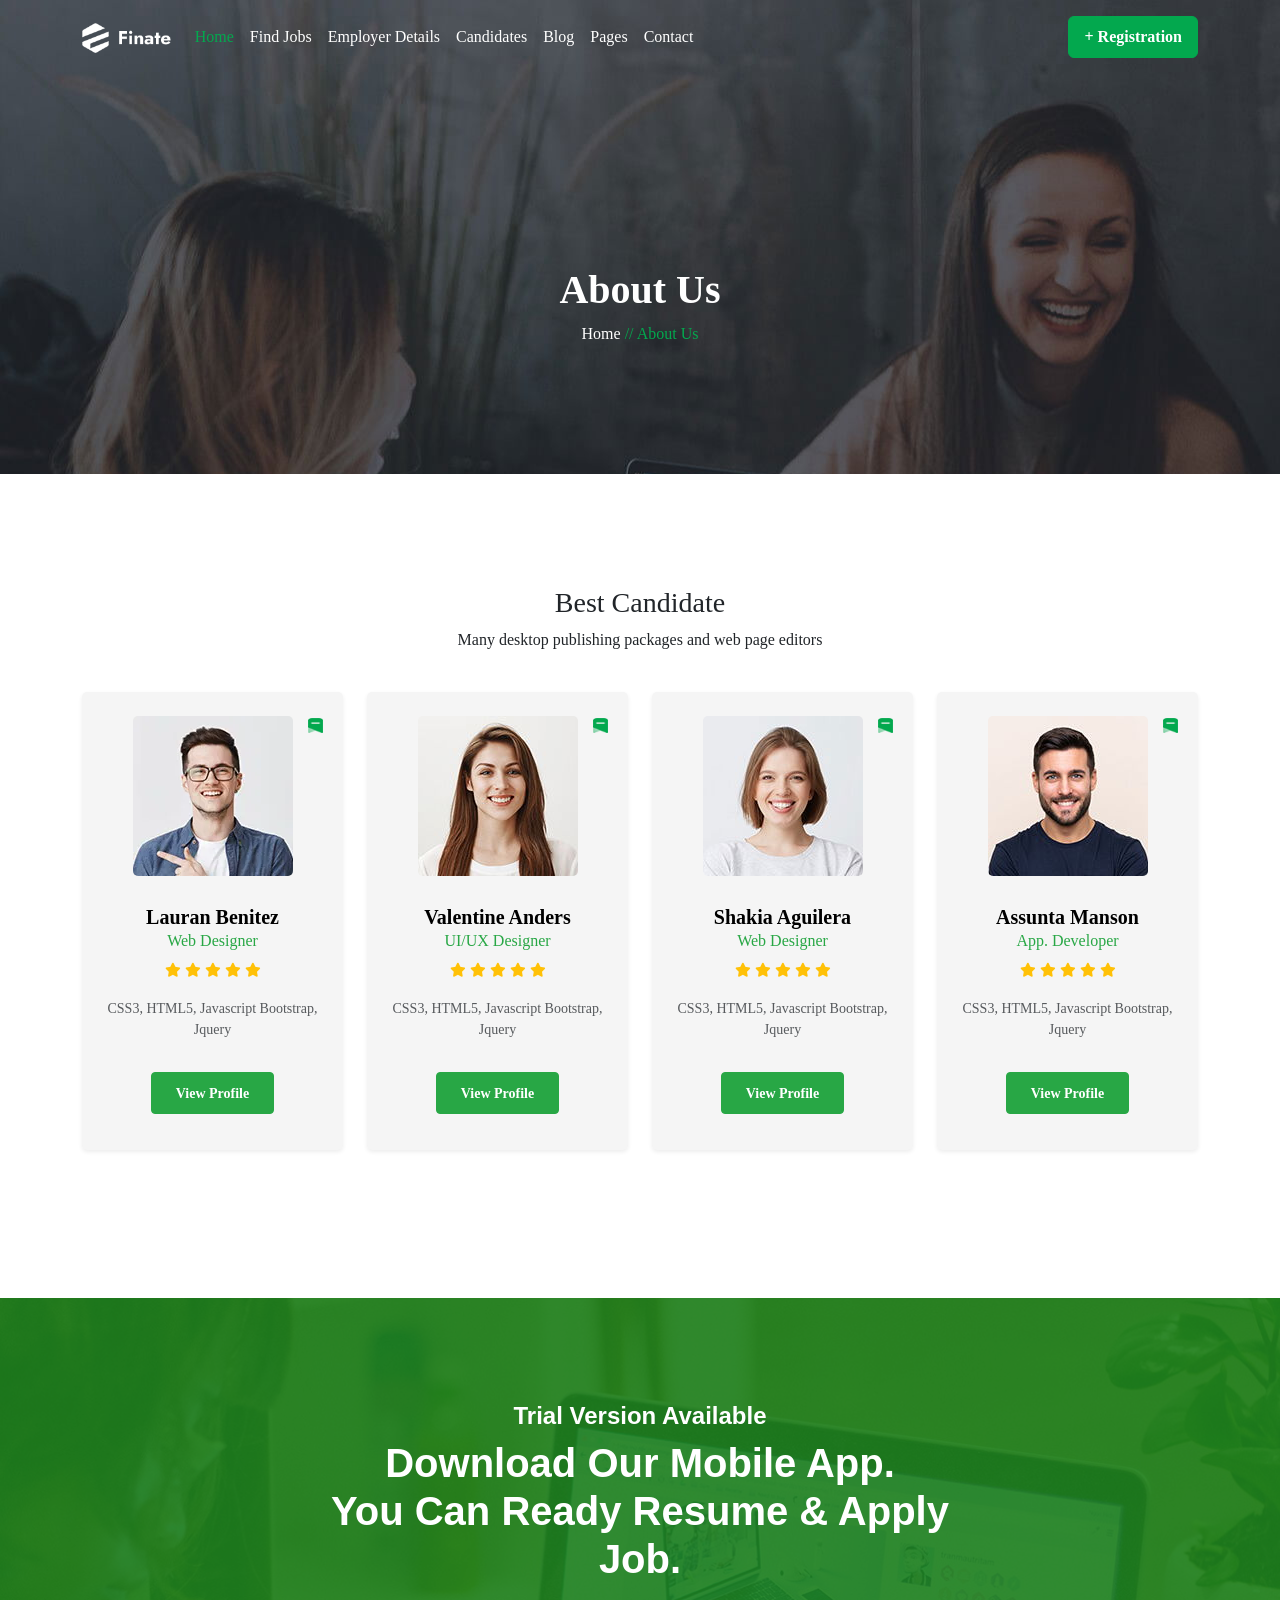
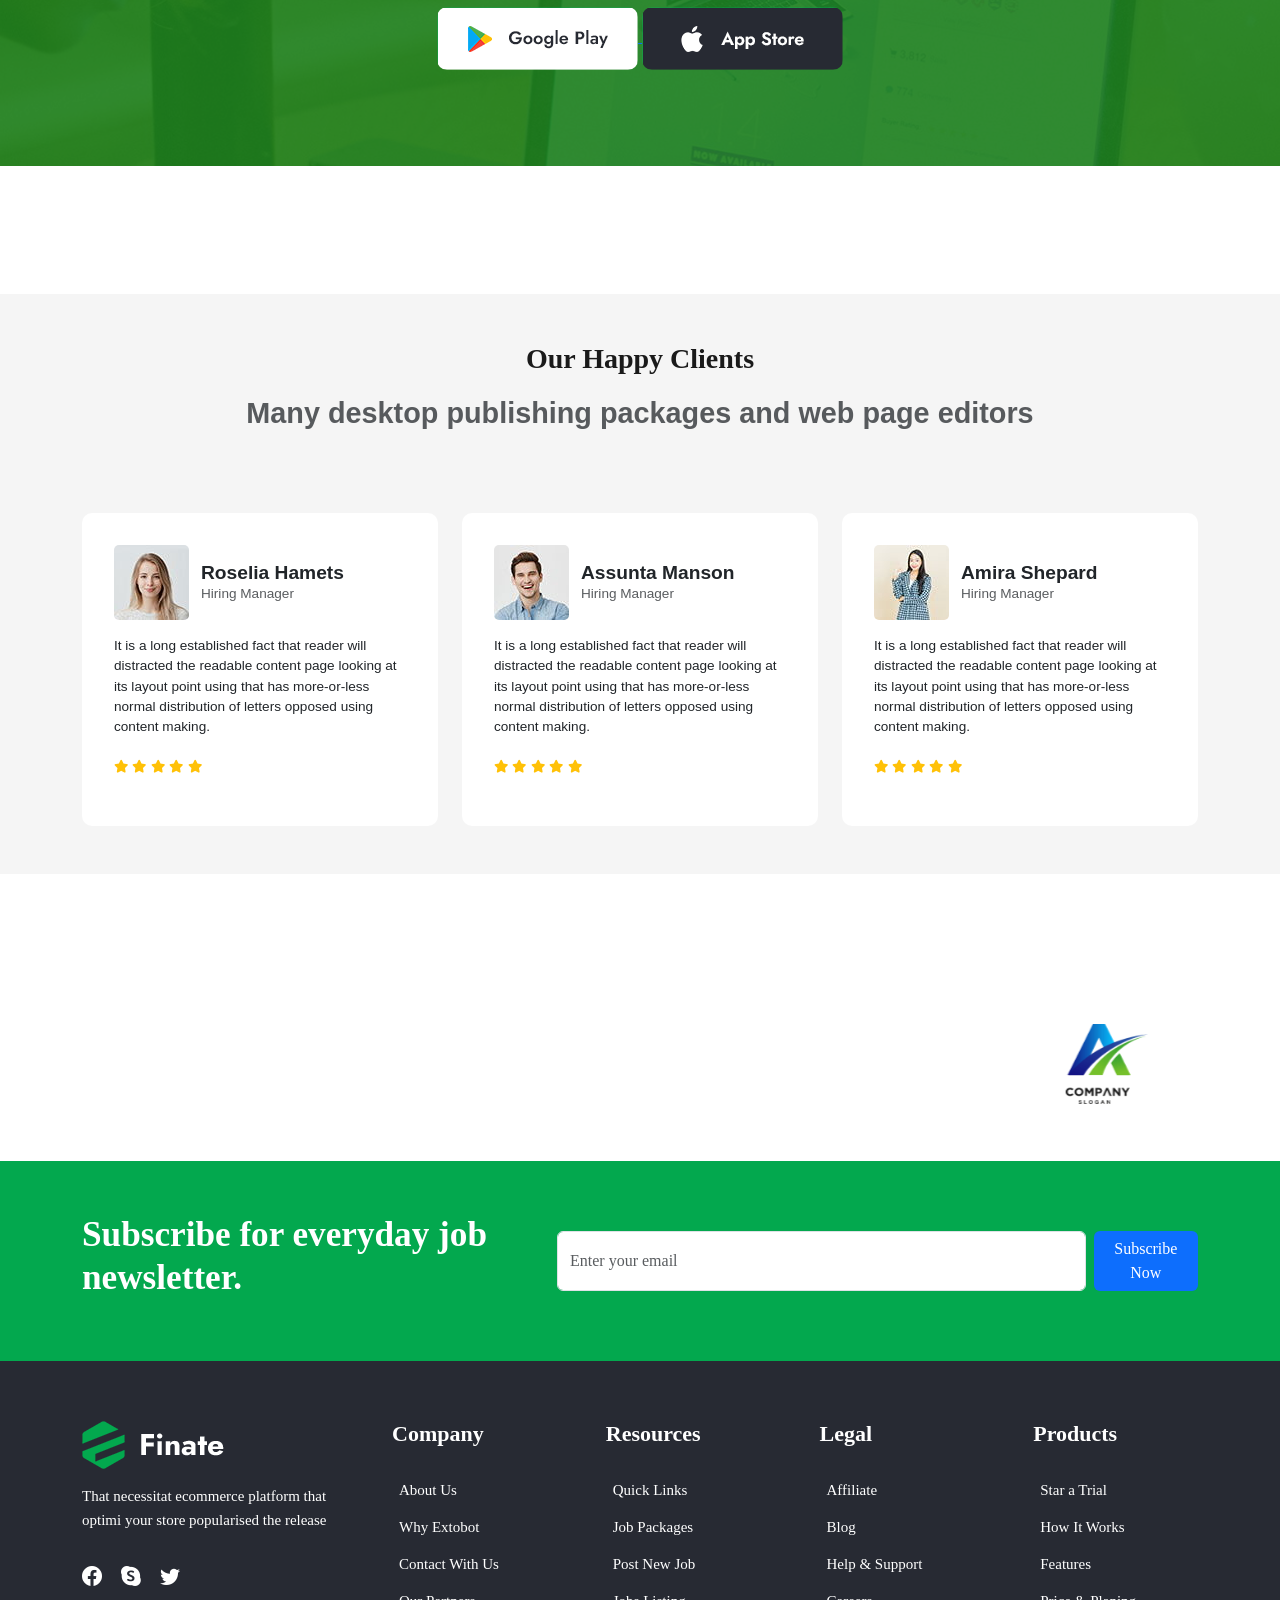
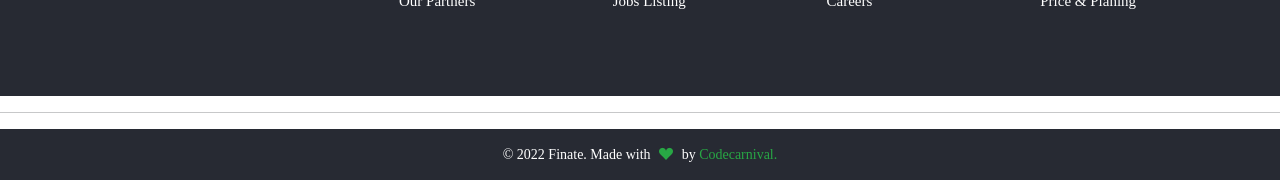
<file: about-us.html>
<!DOCTYPE html>
<html lang="en">

<head>
    <meta charset="UTF-8">
    <meta name="viewport" content="width=device-width, initial-scale=1.0">
    <link href="https://cdn.jsdelivr.net/npm/bootstrap@5.3.8/dist/css/bootstrap.min.css" rel="stylesheet"
        integrity="sha384-sRIl4kxILFvY47J16cr9ZwB07vP4J8+LH7qKQnuqkuIAvNWLzeN8tE5YBujZqJLB" crossorigin="anonymous">
    <link rel="stylesheet" href="https://cdnjs.cloudflare.com/ajax/libs/font-awesome/6.7.2/css/all.min.css">
    <link rel="stylesheet" href="https://cdn.jsdelivr.net/npm/bootstrap-icons@1.13.1/font/bootstrap-icons.min.css">
    <link rel="stylesheet" href="style.css">
    <title>finate</title>


</head>

<body>


    <div style="background-image: url(images/slider-bg.jpg);" class="im">
        <header class="main-header">
            <nav class="navbar navbar-expand-lg py-3">
                <div class="container">

                    <a class="navbar-brand" href="#">
                        <img src="images/logo-light.webp" alt="Logo">
                    </a>

                    <button class="navbar-toggler" type="button" data-bs-toggle="collapse"
                        data-bs-target="#navbarNavDropdown" aria-controls="navbarNavDropdown" aria-expanded="false"
                        aria-label="Toggle navigation">
                        <span class="navbar-toggler-icon"></span>
                    </button>

                    <div class="collapse navbar-collapse" id="navbarNavDropdown">
                        <ul class="navbar-nav me-auto mb-2 mb-lg-0 custom-nav-links">

                            <li class="nav-item">
                                <a class="nav-link active" aria-current="page" href="index.html"
                                    style="color: #03a84e !important;">Home</a>
                            </li>

                            <li class="nav-item dropdown">
                                <a style="color: white;" class="nav-link dropdown" href="#" id="findJobsDropdown"
                                    role="button" data-bs-toggle="dropdown" aria-expanded="false">
                                    Find Jobs
                                </a>
                                <ul class="dropdown-menu" aria-labelledby="findJobsDropdown">
                                    <li><a class="dropdown-item" href="jobs.html">Jobs</a></li>
                                    <li><a class="dropdown-item" href="jobsdetails.html">Jobs Details</a></li>
                                </ul>
                            </li>

                            <li class="nav-item">
                                <a style="color: white;" class="nav-link"
                                    href="employers-details.html">Employer Details</a>
                            </li>

                            <li class="nav-item dropdown">
                                <a style="color: white;" class="nav-link dropdown" href="#" id="candidatesDropdown"
                                    role="button" data-bs-toggle="dropdown" aria-expanded="false">
                                    Candidates
                                </a>
                                <ul class="dropdown-menu" aria-labelledby="candidatesDropdown">
                                    <li><a class="dropdown-item" href="candidates.html">Candidates</a></li>
                                    <li><a class="dropdown-item" href="candidate-details.html">Candidates
                                            Details</a></li>
                                </ul>
                            </li>

                            <li class="nav-item dropdown">
                                <a style="color: white;" class="nav-link dropdown" href="#" id="blogDropdown"
                                    role="button" data-bs-toggle="dropdown" aria-expanded="false">
                                    Blog
                                </a>
                                <ul class="dropdown-menu" aria-labelledby="blogDropdown">
                                    <li><a class="dropdown-item" href="Grid.html">Blog Grid</a></li>
                                    <li><a class="dropdown-item" href="blog-left-sidebar.html">Blog Left
                                            Sidebar</a></li>
                                    <li><a class="dropdown-item" href="blog-right-sidebar.html">Blog Right
                                            Sidebar</a></li>
                                    <li><a class="dropdown-item" href="blog-details.html">Blog Details</a>
                                    </li>
                                </ul>
                            </li>

                            <li class="nav-item dropdown">
                                <a style="color: white;" class="nav-link dropdown" href="#" id="pagesDropdown"
                                    role="button" data-bs-toggle="dropdown" aria-expanded="false">
                                    Pages
                                </a>
                                <ul class="dropdown-menu" aria-labelledby="pagesDropdown">
                                    <li><a class="dropdown-item" href="about-us.html">About us</a></li>
                                    <li><a class="dropdown-item" href="login.html">Login</a></li>
                                    <li><a class="dropdown-item" href="registration.html">Registration</a>
                                    </li>
                                    <li><a class="dropdown-item" href="page-not-found.html">Pages Not
                                            Found</a></li>
                                </ul>
                            </li>

                            <li class="nav-item">
                                <a style="color: white ;" class="nav-link" href="contact.html">Contact</a>
                            </li>
                        </ul>

                        <div class="d-flex ms-lg-auto">
                            <a href="registration.html" class="btn btn-success fw-bold register-btn" role="button">
                                + Registration
                            </a>
                        </div>

                    </div>
                </div>
            </nav>
        </header>


      


        <div style="text-align: center;" class="content">

            <h1 style="text-align: center; font-weight: bold;">About Us</h1>
            <a style="text-decoration: none; color: white;" href="index.html">Home <span
                    style="text-decoration: none; color: #03a84e;"> // About Us</span></a>

        </div>
    </div>


    </div>





  <section class="py-5">
        <div class="container">
            <div class="row">
                <div class="col-12 text-center mb-4">
                    <h3 class="best">Best Candidate</h3>
                    <p>Many desktop publishing packages and web page editors</p>
                </div>
            </div>

            <div class="row g-4">

                <div class="col-12 col-sm-6 col-lg-3">
                    <div style="background-color: whitesmoke;" class="card candidate-card h-100 shadow-sm border-0">
                        <a href="#" class="bookmark-icon">
                            <img src="images/bookmark2.webp" width="15" height="15" alt="Bookmark">
                        </a>
                        <a href="candidate-details.html" class="d-block text-center pt-4">
                            <img class="candidate-img" src="images/1 (1).webp" alt="Candidate Image 1">
                        </a>
                        <div class="card-body text-center">
                            <h4 class="card-title mb-1">
                                <a class="text-decoration-none text-dark" href="candidate-details.html">Lauran
                                    Benitez</a>
                            </h4>
                            <h5 class="card-subtitle mb-2">Web Designer</h5>
                            <div class="star mb-3">
                                <i class="fa-solid fa-star text-warning"></i>
                                <i class="fa-solid fa-star text-warning"></i>
                                <i class="fa-solid fa-star text-warning"></i>
                                <i class="fa-solid fa-star text-warning"></i>
                                <i class="fa-solid fa-star text-warning"></i>
                            </div>
                            <p class="card-text small text-muted">CSS3, HTML5, Javascript Bootstrap, Jquery</p>
                            <a href="candidate-details.html"
                                class="btn btn-success fw-bold apply-btn mt-3">View Profile</a>
                        </div>
                    </div>
                </div>

                <div class="col-12 col-sm-6 col-lg-3">
                    <div  style="background-color: whitesmoke;" class="card candidate-card h-100 shadow-sm border-0">
                        <a href="#" class="bookmark-icon">
                            <img src="images/bookmark2.webp" width="15" height="15" alt="Bookmark">
                        </a>
                        <a href="candidate-details.html" class="d-block text-center pt-4">
                            <img class="candidate-img" src="images/2 (1).jpg" alt="Candidate Image 2">
                        </a>
                        <div class="card-body text-center">
                            <h4 class="card-title mb-1">
                                <a class="text-decoration-none text-dark" href="candidate-details.html">Valentine
                                    Anders</a>
                            </h4>
                            <h5 class="card-subtitle mb-2">UI/UX Designer</h5>
                            <div class="star mb-3">
                                <i class="fa-solid fa-star text-warning"></i>
                                <i class="fa-solid fa-star text-warning"></i>
                                <i class="fa-solid fa-star text-warning"></i>
                                <i class="fa-solid fa-star text-warning"></i>
                                <i class="fa-solid fa-star text-warning"></i>
                            </div>
                            <p class="card-text small text-muted">CSS3, HTML5, Javascript Bootstrap, Jquery</p>
                            <a href="candidate-details.html"
                                class="btn btn-success fw-bold apply-btn mt-3">View Profile</a>
                        </div>
                    </div>
                </div>

                <div class="col-12 col-sm-6 col-lg-3">
                    <div   style="background-color: whitesmoke;" class="card candidate-card h-100 shadow-sm border-0">
                        <a href="#" class="bookmark-icon">
                            <img src="images/bookmark2.webp" width="15" height="15" alt="Bookmark">
                        </a>
                        <a href="candidate-details.html" class="d-block text-center pt-4">
                            <img class="candidate-img" src="images/3 (1).jpg" alt="Candidate Image 3">
                        </a>
                        <div class="card-body text-center">
                            <h4 class="card-title mb-1">
                                <a class="text-decoration-none text-dark" href="candidate-details.html">Shakia
                                    Aguilera</a>
                            </h4>
                            <h5 class="card-subtitle mb-2 ">Web Designer</h5>
                            <div class="star mb-3">
                                <i class="fa-solid fa-star text-warning"></i>
                                <i class="fa-solid fa-star text-warning"></i>
                                <i class="fa-solid fa-star text-warning"></i>
                                <i class="fa-solid fa-star text-warning"></i>
                                <i class="fa-solid fa-star text-warning"></i>
                            </div>
                            <p class="card-text small text-muted">CSS3, HTML5, Javascript Bootstrap, Jquery</p>
                            <a href="candidate-details.html"
                                class="btn btn-success fw-bold apply-btn mt-3">View Profile</a>
                        </div>
                    </div>
                </div>

                <div class="col-12 col-sm-6 col-lg-3">
                    <div  style="background-color: whitesmoke;" class="card candidate-card h-100 shadow-sm border-0">
                        <a href="#" class="bookmark-icon">
                            <img src="images/bookmark2.webp" width="15" height="15" alt="Bookmark">
                        </a>
                        <a href="candidate-details.html" class="d-block text-center pt-4">
                            <img class="candidate-img" src="images/4 (1).jpg" alt="Candidate Image 4">
                        </a>
                        <div class="card-body text-center">
                            <h4 class="card-title mb-1">
                                <a class="text-decoration-none text-dark" href="candidate-details.html">Assunta
                                    Manson</a>
                            </h4>
                            <h5 class="card-subtitle mb-2 ">App. Developer</h5>
                            <div class="star mb-3">
                                <i class="fa-solid fa-star text-warning"></i>
                                <i class="fa-solid fa-star text-warning"></i>
                                <i class="fa-solid fa-star text-warning"></i>
                                <i class="fa-solid fa-star text-warning"></i>
                                <i class="fa-solid fa-star text-warning"></i>
                            </div>
                            <p class="card-text small text-muted">CSS3, HTML5, Javascript Bootstrap, Jquery</p>
                            <a href="candidate-details.html"
                                class="btn btn-success fw-bold apply-btn mt-3">View Profile</a>
                        </div>
                    </div>
                </div>

            </div>
        </div>
    </section>  


    <div class="app-download-section"
        style="background-image: url(images/bg1.jpeg); background-size: cover; background-position: center; margin-top: 100px;">
        <section class="py-5" style="background-color: hsla(120, 62%, 31%, 0.913);">
            <div class="container">
                <div class="row justify-content-center">
                    <div class="col-12 col-lg-10 col-xl-7">
                        <div class="divider-content text-center py-5">
                            <h4 class="sub-title text-white fw-bold mt-2 mb-2" style="font-family: 'Jost', sans-serif;">
                                Trial Version Available
                            </h4>
                            <h2 class="title text-white fw-bold mb-4"
                                style="font-family: 'Jost', sans-serif; font-size: 2.5rem;">
                                Download Our Mobile App. <br class="d-none d-md-block"> You Can Ready Resume & Apply
                                Job.
                            </h2>

                            <div class="divider-btn-group  justify-content-center gap-5">
                                <a class="btn-divider" data-aos="fade-down" href="page-not-found.html">
                                    <img class="app" src="images/google-play.png" alt="Google Play Store">
                                </a>
                                <a class="btn-divider btn-divider-app-store" data-aos="fade-down"
                                    href="page-not-found.html">
                                    <img class="app" src="images/mac-os.png" alt="Apple App Store">
                                </a>
                            </div>
                        </div>
                    </div>
                </div>
            </div>
        </section>
    </div>


    <section class="job-circulars-area py-5" style="background-color: whitesmoke; margin-top: 10%;">
        <div class="container">
            <div class="row mb-5">

                <div class="col-12">
                    <div class="section-title text-center">
                        <h3 class="title fw-bold">Our Happy Clients</h3>
                        <p class="text text-center pt-2 text-muted" style="font-family: 'Jost', sans-serif;">
                            Many desktop publishing packages and web page editors
                        </p>
                    </div>
                </div>
            </div>

            <div class="row g-4 justify-content-center">

                <div class="col-12 col-md-6 col-lg-4">
                    <div style="border: none ;" class="card job-card p-3">
                        <div class="card-body">
                            <div class="row align-items-center mb-3">
                                <div class="col-auto">

                                    <img class="company-logo" src="images/1 (2).jpg" alt="Darkento Ltd. Logo">

                                </div>
                                <div class="col ps-0">
                                    <h4 style="font-size: 1.2rem;" class="company-name mb-0 fw-bold">
                                        Roselia Hamets
                                    </h4>
                                    <p class="text-muted small mb-0">Hiring Manager</p>
                                </div>
                            </div>
                            <p class="mb-3 text-dark small">
                                It is a long established fact that reader will distracted the readable content page
                                looking at its layout point using that has more-or-less normal distribution of letters
                                opposed using content making.</p>

                            <div class="star mb-3">
                                <i class="fa-solid fa-star text-warning"></i>
                                <i class="fa-solid fa-star text-warning"></i>
                                <i class="fa-solid fa-star text-warning"></i>
                                <i class="fa-solid fa-star text-warning"></i>
                                <i class="fa-solid fa-star text-warning"></i>
                            </div>

                        </div>
                    </div>
                </div>

                <div class="col-12 col-md-6 col-lg-4">
                    <div style="border: none;" class="card job-card p-3">
                        <div class="card-body">
                            <div class="row align-items-center mb-3">
                                <div class="col-auto">

                                    <img class="company-logo" src="images/2 (2).jpg" alt="Darkento Ltd. Logo">

                                </div>
                                <div class="col ps-0">
                                    <h4 style="font-size: 1.2rem;" class="company-name mb-0 fw-bold">
                                        Assunta Manson
                                    </h4>
                                    <p class="text-muted small mb-0">Hiring Manager</p>
                                </div>
                            </div>
                            <p class="mb-3 text-dark small">
                                It is a long established fact that reader will distracted the readable content page
                                looking at its layout point using that has more-or-less normal distribution of letters
                                opposed using content making.</p>

                            <div class="star mb-3">
                                <i class="fa-solid fa-star text-warning"></i>
                                <i class="fa-solid fa-star text-warning"></i>
                                <i class="fa-solid fa-star text-warning"></i>
                                <i class="fa-solid fa-star text-warning"></i>
                                <i class="fa-solid fa-star text-warning"></i>
                            </div>

                        </div>
                    </div>
                </div>
                <div class="col-12 col-md-6 col-lg-4">
                    <div style="border: none;" class="card job-card p-3">
                        <div class="card-body">
                            <div class="row align-items-center mb-3">
                                <div class="col-auto">

                                    <img class="company-logo" src="images/3 (2).jpg" alt="Darkento Ltd. Logo">

                                </div>
                                <div class="col ps-0">
                                    <h4 style="font-size: 1.2rem;" class="company-name mb-0 fw-bold">
                                        Amira Shepard
                                    </h4>
                                    <p class="text-muted small mb-0">Hiring Manager</p>
                                </div>
                            </div>
                            <p class="mb-3 text-dark small">
                                It is a long established fact that reader will distracted the readable content page
                                looking at its layout point using that has more-or-less normal distribution of letters
                                opposed using content making.</p>



                            <div class="star mb-3">
                                <i class="fa-solid fa-star text-warning"></i>
                                <i class="fa-solid fa-star text-warning"></i>
                                <i class="fa-solid fa-star text-warning"></i>
                                <i class="fa-solid fa-star text-warning"></i>
                                <i class="fa-solid fa-star text-warning"></i>
                            </div>


                        </div>
                    </div>
                </div>

            </div>
        </div>

        </div>
        </div>
    </section>


    <div style="margin-top: 100px;" class="brand-logo">
        <div class="container">
            <div class="row">
                <div class="col-12">

                    <marquee behavior="scroll" direction="left" scrollamount="10">

                        <div class="logo-flex-container">
                            <div class="logo-item"><img src="images/1.png" alt="" class="logo"></div>
                            <div class="logo-item"><img src="images/2.png" alt="" class="logo"></div>
                            <div class="logo-item"><img src="images/3.png" alt="" class="logo"></div>
                            <div class="logo-item"><img src="images/4.png" alt="" class="logo"></div>
                            <div class="logo-item"><img src="images/5.png" alt="" class="logo"></div>
                            <div class="logo-item"><img src="images/6.png" alt="" class="logo"></div>

                        </div>

                    </marquee>
                </div>
            </div>
        </div>
    </div>

 

    <footer>
        <div style="background-color: #03a84e; width: 100%; height: 200px;"
            class="container-fluid d-flex align-items-center">
            <div class="container">
                <div class="row d-flex align-items-center">

                    <div class="col-12 col-md-5">
                        <div class="news">
                            <h4 style="font-size: 2.2rem;" class="text-white fw-bold">Subscribe for everyday job
                                newsletter.</h4>
                        </div>
                    </div>

                    <div class="col-12 col-md-7">
                        <div class="footer-newsletter-form">
                            <form action="#" class="d-flex">
                                <input type="email" placeholder="Enter your email" class="form-control me-2">
                                <button type="submit" class="btn btn-primary btn-newsletter">Subscribe Now</button>
                            </form>
                        </div>
                    </div>

                </div>
            </div>
        </div>
    </footer>


    


    <footer class="main-footer">
        <div style="background-color: #272a33;" class="container-fluid">
            <div class="container pt--60 pb--60">
                <div class="row">

                    <div style="margin-bottom: 30px;" class="col-md-6 col-lg-3">
                        <div class="logoindex">
                            <a href="index.html">
                                <img class="logo-main" src="images/logo-light-theme.png" alt="Logo" />
                            </a>
                        </div>
                        <p class="ptext">That necessitat ecommerce platform that optimi your store popularised the
                            release</p>
                        <div class="icons">
                            <a href="https://www.facebook.com" target="_blank" rel="noopener"><i
                                    class="bi bi-facebook"></i></a>
                            <a href="https://www.skype.com" target="_blank" rel="noopener"><i
                                    class="bi bi-skype"></i></a>
                            <a href="https://twitter.com" target="_blank" rel="noopener"><i
                                    class="bi bi-twitter"></i></a>
                        </div>
                    </div>

                    <div class="col-md-6 col-lg-9">
                        <div class="row">
                            <div class="col-md-3 col-lg-3">
                                <div class="widget-item nav-menu-item1">
                                    <h4 class="widget-title">Company</h4>
                                    <h4 class="widget-collapsed-title collapsed" data-bs-toggle="collapse"
                                        data-bs-target="#widgetId-1">Company</h4>
                                    <div id="widgetId-1" class="collapse widget-collapse-body">
                                        <div class="collapse-body">
                                            <div class="widget-menu-wrap">
                                                <ul style="list-style: none;" class="nav-menu">
                                                    <li><a href="about-us.html">About Us</a></li>
                                                    <li><a href="about-us.html">Why Extobot</a></li>
                                                    <li><a href="contact.html">Contact With Us</a></li>
                                                    <li><a href="contact.html">Our Partners</a></li>
                                                </ul>
                                            </div>
                                        </div>
                                    </div>
                                </div>
                            </div>

                            <div class="col-md-3 col-lg-3">
                                <div class="widget-item nav-menu-item2">
                                    <h4 class="widget-title">Resources</h4>
                                    <h4 class="widget-collapsed-title collapsed" data-bs-toggle="collapse"
                                        data-bs-target="#widgetId-2">Resources</h4>
                                    <div id="widgetId-2" class="collapse widget-collapse-body">
                                        <div class="collapse-body">
                                            <div class="widget-menu-wrap">
                                                <ul style="list-style: none;" class="nav-menu">
                                                    <li><a href="account-login.html">Quick Links</a></li>
                                                    <li><a href="job.html">Job Packages</a></li>
                                                    <li><a href="job.html">Post New Job</a></li>
                                                    <li><a href="job.html">Jobs Listing</a></li>
                                                </ul>
                                            </div>
                                        </div>
                                    </div>
                                </div>
                            </div>

                            <div class="col-md-3 col-lg-3">
                                <div class="widget-item nav-menu-item3">
                                    <h4 class="widget-title">Legal</h4>
                                    <h4 class="widget-collapsed-title collapsed" data-bs-toggle="collapse"
                                        data-bs-target="#widgetId-3">Legal</h4>
                                    <div id="widgetId-3" class="collapse widget-collapse-body">
                                        <div class="collapse-body">
                                            <div class="widget-menu-wrap">
                                                <ul style="list-style: none;" class="nav-menu">
                                                    <li><a href="account-login.html">Affiliate</a></li>
                                                    <li><a href="blog.html">Blog</a></li>
                                                    <li><a href="account-login.html">Help & Support</a></li>
                                                    <li><a href="job.html">Careers</a></li>
                                                </ul>
                                            </div>
                                        </div>
                                    </div>
                                </div>
                            </div>

                            <div class="col-md-3 col-lg-3">
                                <div class="widget-item nav-menu-item4">
                                    <h4 class="widget-title">Products</h4>
                                    <h4 class="widget-collapsed-title collapsed" data-bs-toggle="collapse"
                                        data-bs-target="#widgetId-4">Products</h4>
                                    <div id="widgetId-4" class="collapse widget-collapse-body">
                                        <div class="collapse-body">
                                            <div class="widget-menu-wrap">
                                                <ul style="list-style: none;" class="nav-menu">
                                                    <li><a href="account-login.html">Star a Trial</a></li>
                                                    <li><a href="about-us.html">How It Works</a></li>
                                                    <li><a href="account-login.html">Features</a></li>
                                                    <li><a href="about-us.html">Price & Planing</a></li>
                                                </ul>
                                            </div>
                                        </div>
                                    </div>
                                </div>
                            </div>
                        </div>
                    </div>

                </div>
            </div>
        </div>
        <hr>
        <div class="footer-bottom">
            <div class="container pt--0 pb--0">
                <div class="row">
                    <div class="col-12">
                        <div class="footer-bottom-content">
                            <p class="copyright">© 2022 Finate. Made with <i class="bi bi-suit-heart-fill"></i> by <a
                                    target="_blank" href="https://themeforest.net/user/codecarnival">Codecarnival.</a>
                            </p>
                        </div>
                    </div>
                </div>
            </div>
        </div>
    </footer>




    <script src="https://cdn.jsdelivr.net/npm/bootstrap@5.3.8/dist/js/bootstrap.bundle.min.js"
        integrity="sha384-FKyoEForCGlyvwx9Hj09JcYn3nv7wiPVlz7YYwJrWVcXK/BmnVDxM+D2scQbITxI"
        crossorigin="anonymous"></script>
</body>

</html>
</file>
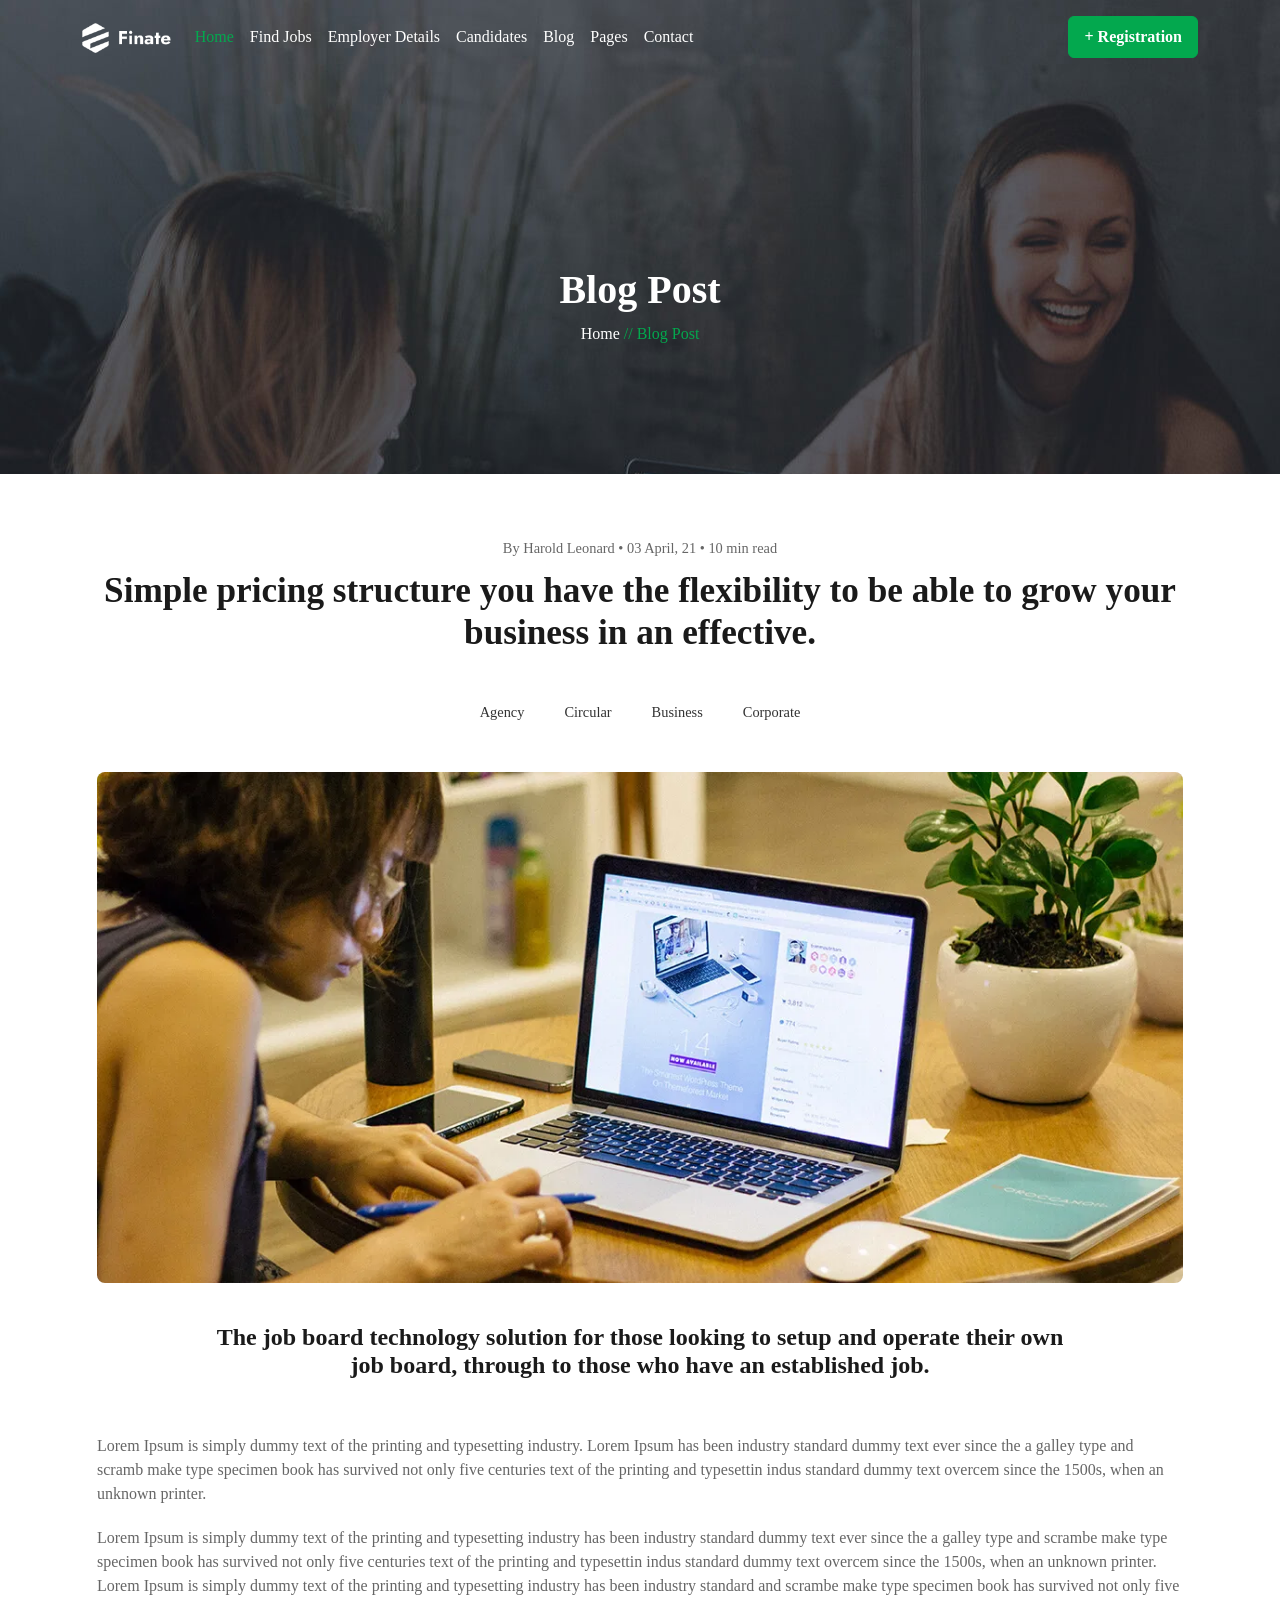
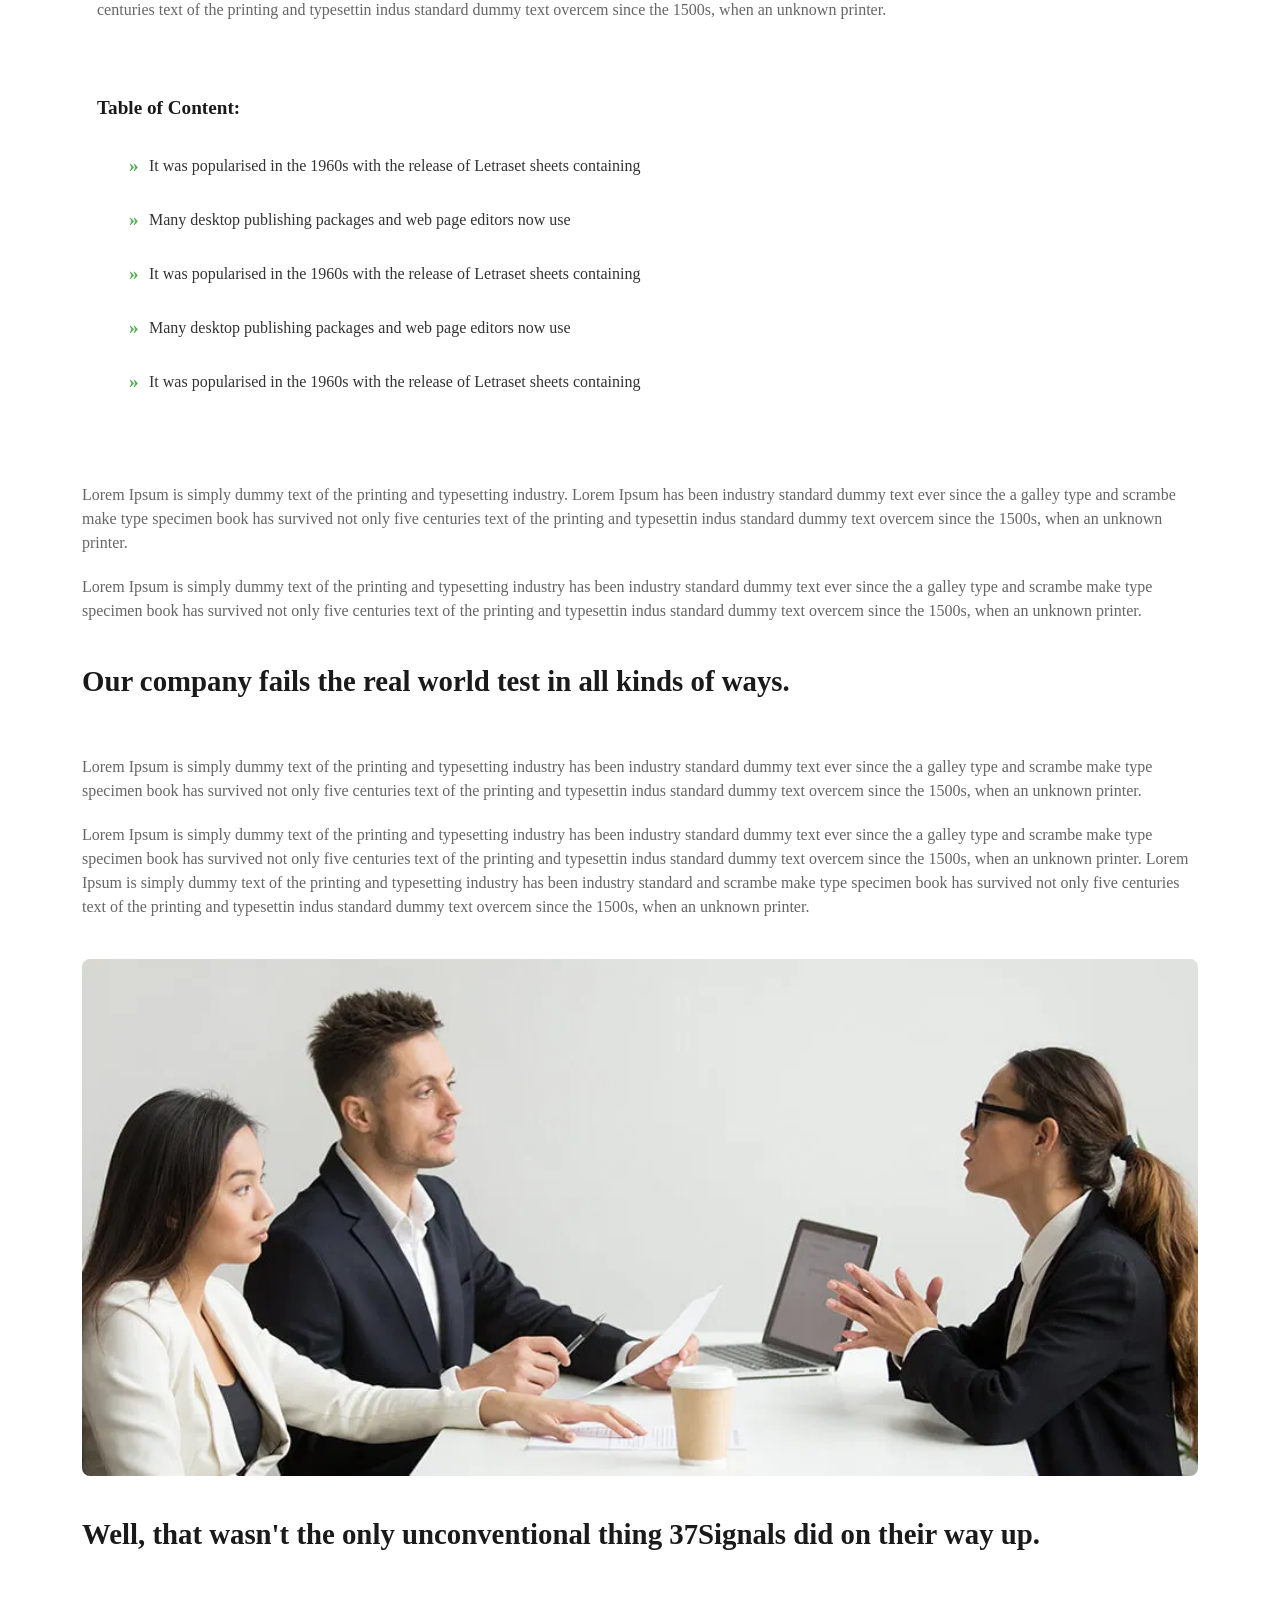
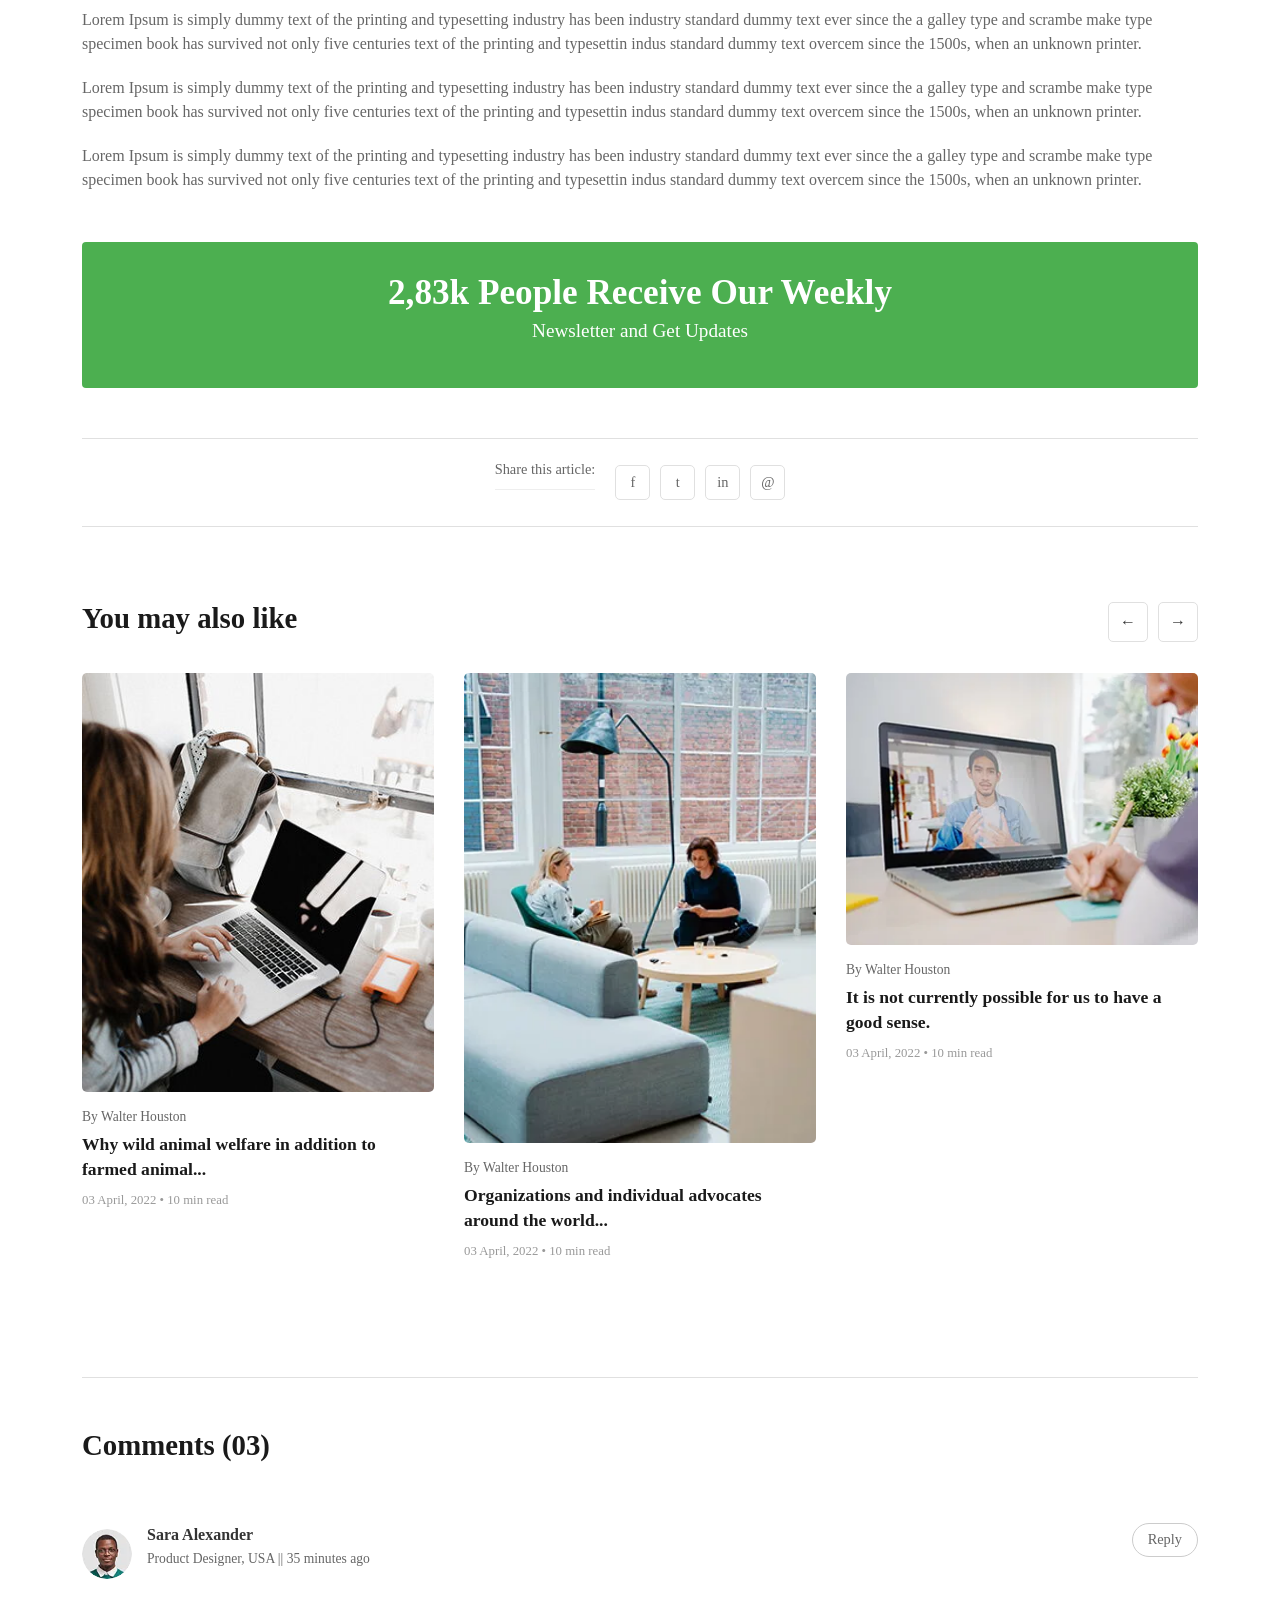
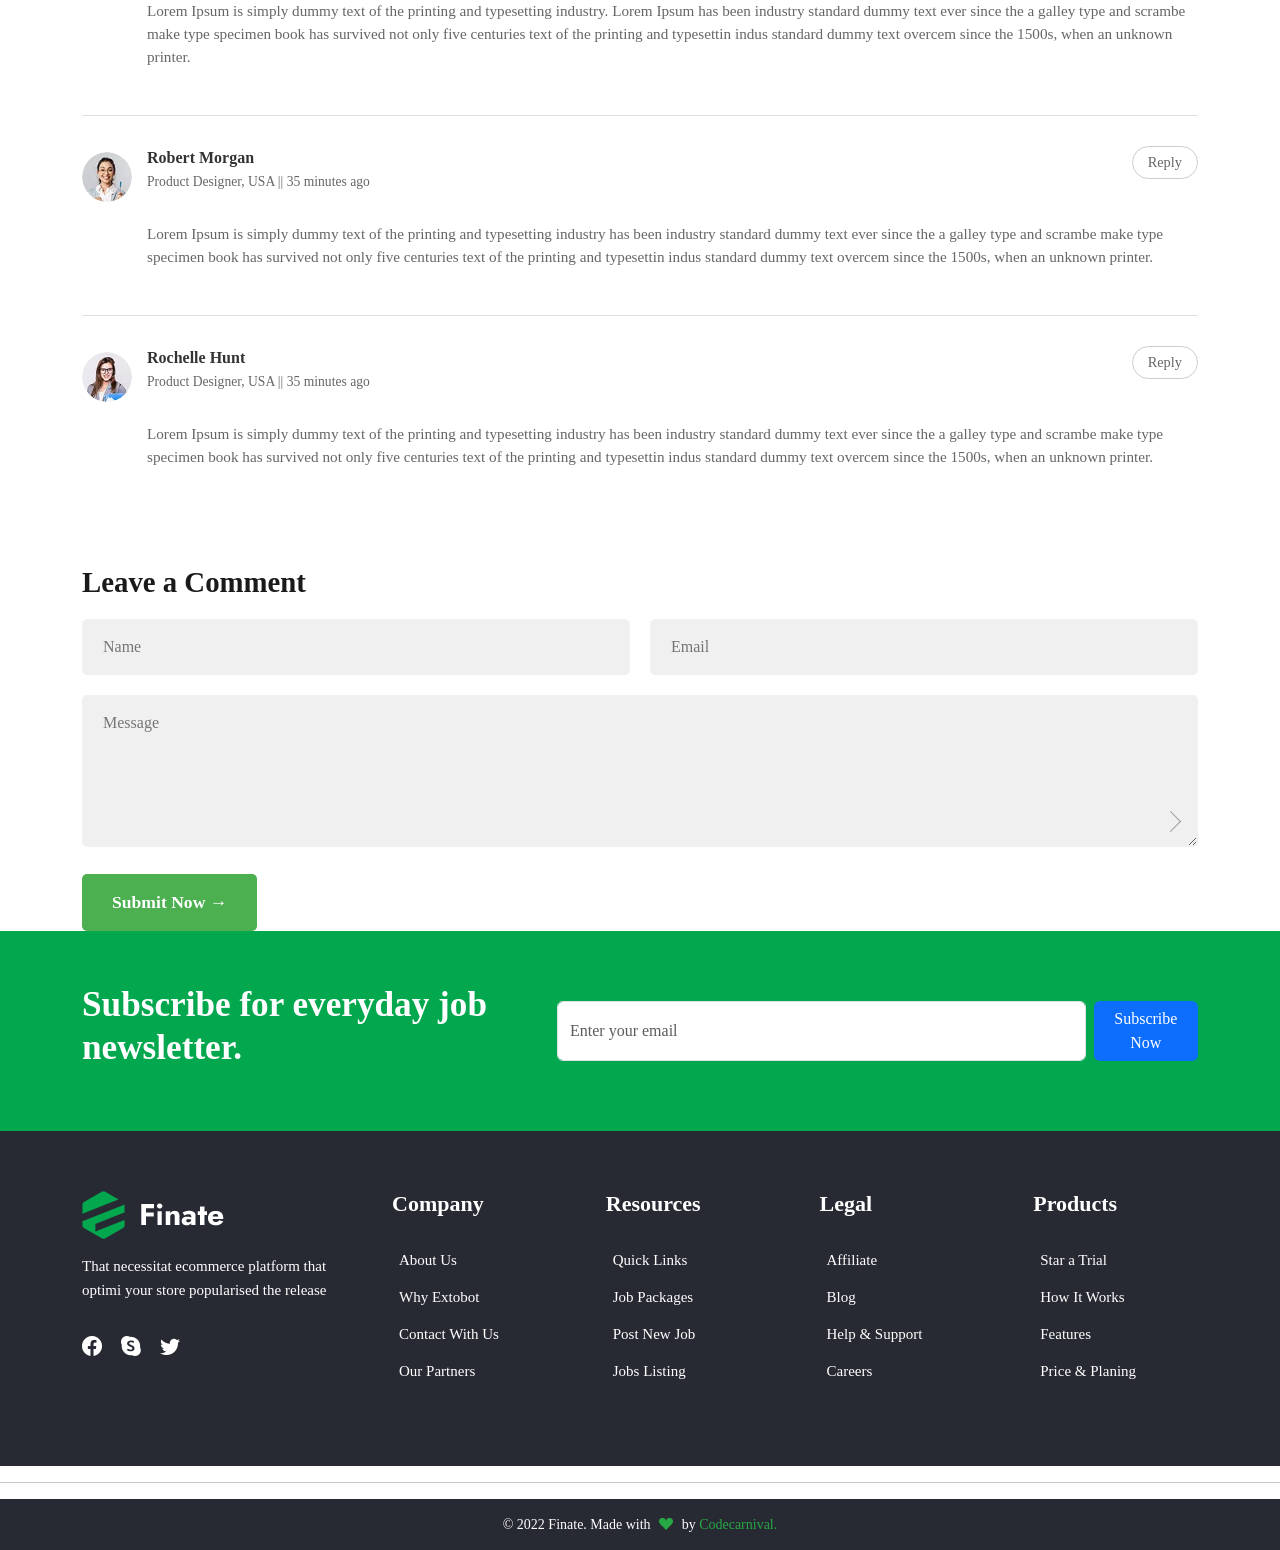
<file: blog-details.html>
<!DOCTYPE html>
<html lang="en">

<head>
    <meta charset="UTF-8">
    <meta name="viewport" content="width=device-width, initial-scale=1.0">
    <link href="https://cdn.jsdelivr.net/npm/bootstrap@5.3.8/dist/css/bootstrap.min.css" rel="stylesheet"
        integrity="sha384-sRIl4kxILFvY47J16cr9ZwB07vP4J8+LH7qKQnuqkuIAvNWLzeN8tE5YBujZqJLB" crossorigin="anonymous">
    <link rel="stylesheet" href="https://cdnjs.cloudflare.com/ajax/libs/font-awesome/6.7.2/css/all.min.css">
    <link rel="stylesheet" href="https://cdn.jsdelivr.net/npm/bootstrap-icons@1.13.1/font/bootstrap-icons.min.css">
    <link rel="stylesheet" href="style.css">
    <title>finate</title>


</head>

<body>


    <div style="background-image: url(images/slider-bg.jpg);" class="im">
        <header class="main-header">
            <nav class="navbar navbar-expand-lg py-3">
                <div class="container">

                    <a class="navbar-brand" href="#">
                        <img src="images/logo-light.webp" alt="Logo">
                    </a>

                    <button class="navbar-toggler" type="button" data-bs-toggle="collapse"
                        data-bs-target="#navbarNavDropdown" aria-controls="navbarNavDropdown" aria-expanded="false"
                        aria-label="Toggle navigation">
                        <span class="navbar-toggler-icon"></span>
                    </button>

                    <div class="collapse navbar-collapse" id="navbarNavDropdown">
                        <ul class="navbar-nav me-auto mb-2 mb-lg-0 custom-nav-links">

                            <li class="nav-item">
                                <a class="nav-link active" aria-current="page" href="index.html"
                                    style="color: #03a84e !important;">Home</a>
                            </li>

                            <li class="nav-item dropdown">
                                <a style="color: white;" class="nav-link dropdown" href="#" id="findJobsDropdown"
                                    role="button" data-bs-toggle="dropdown" aria-expanded="false">
                                    Find Jobs
                                </a>
                                <ul class="dropdown-menu" aria-labelledby="findJobsDropdown">
                                    <li><a class="dropdown-item" href="jobs.html">Jobs</a></li>
                                    <li><a class="dropdown-item" href="jobsdetails.html">Jobs Details</a></li>
                                </ul>
                            </li>

                            <li class="nav-item">
                                <a style="color: white;" class="nav-link"
                                    href="employers-details.html">Employer Details</a>
                            </li>

                            <li class="nav-item dropdown">
                                <a style="color: white;" class="nav-link dropdown" href="#" id="candidatesDropdown"
                                    role="button" data-bs-toggle="dropdown" aria-expanded="false">
                                    Candidates
                                </a>
                                <ul class="dropdown-menu" aria-labelledby="candidatesDropdown">
                                    <li><a class="dropdown-item" href="candidates.html">Candidates</a></li>
                                    <li><a class="dropdown-item" href="candidate-details.html">Candidates
                                            Details</a></li>
                                </ul>
                            </li>

                            <li class="nav-item dropdown">
                                <a style="color: white;" class="nav-link dropdown" href="#" id="blogDropdown"
                                    role="button" data-bs-toggle="dropdown" aria-expanded="false">
                                    Blog
                                </a>
                                <ul class="dropdown-menu" aria-labelledby="blogDropdown">
                                    <li><a class="dropdown-item" href="Grid.html">Blog Grid</a></li>
                                    <li><a class="dropdown-item" href="blog-left-sidebar.html">Blog Left
                                            Sidebar</a></li>
                                    <li><a class="dropdown-item" href="blog-right-sidebar.html">Blog Right
                                            Sidebar</a></li>
                                    <li><a class="dropdown-item" href="blog-details.html">Blog Details</a>
                                    </li>
                                </ul>
                            </li>

                            <li class="nav-item dropdown">
                                <a style="color: white;" class="nav-link dropdown" href="#" id="pagesDropdown"
                                    role="button" data-bs-toggle="dropdown" aria-expanded="false">
                                    Pages
                                </a>
                                <ul class="dropdown-menu" aria-labelledby="pagesDropdown">
                                    <li><a class="dropdown-item" href="about-us.html">About us</a></li>
                                    <li><a class="dropdown-item" href="login.html">Login</a></li>
                                    <li><a class="dropdown-item" href="registration.html">Registration</a>
                                    </li>
                                    <li><a class="dropdown-item" href="page-not-found.html">Pages Not
                                            Found</a></li>
                                </ul>
                            </li>

                            <li class="nav-item">
                                <a style="color: white ;" class="nav-link" href="contact.html">Contact</a>
                            </li>
                        </ul>

                        <div class="d-flex ms-lg-auto">
                            <a href="registration.html" class="btn btn-success fw-bold register-btn" role="button">
                                + Registration
                            </a>
                        </div>

                    </div>
                </div>
            </nav>
        </header>


        <div style="text-align: center;" class="content">

            <h1 style="text-align: center; font-weight: bold;">Blog Post</h1>
            <a style="text-decoration: none; color: white;" href="index.html">Home <span
                    style="text-decoration: none; color: #03a84e;"> // Blog Post</span></a>

        </div>
    </div>


    </div>

  <div class="container">
   <div class="page-container">
        <header class="article-header">
            <p class="article-meta">
                By Harold Leonard &bull; 03 April, 21 &bull; 10 min read
            </p>
            <h1 class="article-title">
                Simple pricing structure you have the flexibility to be able to grow your business in an effective.
            </h1>
        </header>

        <nav class="tag-navigation" aria-label="Article categories">
            <a href="#" class="nav-tag simple-1">Agency</a>
            <a href="#" class="nav-tag simple-2">Circular</a>
            <a href="#" class="nav-tag simple-1">Business</a>
            <a href="#" class="nav-tag simple-2">Corporate</a>
        </nav>

        <main class="article-main">
            <div class="image-container">
                <img src="images/details1.webp" alt="A person working on a laptop, displaying a business website." class="main-image">
            </div>

            <h2 class="content-heading">
                The job board technology solution for those looking to setup and operate their own job board, through to those who have an established job.
            </h2>

            <section class="text-content">
                <p>
                    Lorem Ipsum is simply dummy text of the printing and typesetting industry. Lorem Ipsum has been industry standard dummy text ever since the a galley type and scramb make type specimen book has survived not only five centuries text of the printing and typesettin indus standard dummy text overcem since the 1500s, when an unknown printer.
                </p>
                <p>
                    Lorem Ipsum is simply dummy text of the printing and typesetting industry has been industry standard dummy text ever since the a galley type and scrambe make type specimen book has survived not only five centuries text of the printing and typesettin indus standard dummy text overcem since the 1500s, when an unknown printer. Lorem Ipsum is simply dummy text of the printing and typesetting industry has been industry standard and scrambe make type specimen book has survived not only five centuries text of the printing and typesettin indus standard dummy text overcem since the 1500s, when an unknown printer.
                </p>
            </section>


            <section class="table-of-content">
                <h3 class="toc-title">Table of Content:</h3>
                <ul class="toc-list">
                    <li class="toc-item">
                        <a href="#">It was popularised in the 1960s with the release of Letraset sheets containing</a>
                    </li>
                    <li class="toc-item">
                        <a href="#">Many desktop publishing packages and web page editors now use</a>
                    </li>
                    <li class="toc-item">
                        <a href="#">It was popularised in the 1960s with the release of Letraset sheets containing</a>
                    </li>
                    <li class="toc-item">
                        <a href="#">Many desktop publishing packages and web page editors now use</a>
                    </li>
                    <li class="toc-item">
                        <a href="#">It was popularised in the 1960s with the release of Letraset sheets containing</a>
                    </li>
                </ul>
            </section>
        </main>
    </div>

</div>
     

    <div class="container">
    <main class="article-main">
    <section class="text-content">
        <p>
            Lorem Ipsum is simply dummy text of the printing and typesetting industry. Lorem Ipsum has been industry standard dummy text ever since the a galley type and scrambe make type specimen book has survived not only five centuries text of the printing and typesettin indus standard dummy text overcem since the 1500s, when an unknown printer.
        </p>
        <p>
            Lorem Ipsum is simply dummy text of the printing and typesetting industry has been industry standard dummy text ever since the a galley type and scrambe make type specimen book has survived not only five centuries text of the printing and typesettin indus standard dummy text overcem since the 1500s, when an unknown printer.
        </p>
    </section>

    <h2 class="sub-heading simple-1">
        Our company fails the real world test in all kinds of ways.
    </h2>

    <section class="text-content">
        <p>
            Lorem Ipsum is simply dummy text of the printing and typesetting industry has been industry standard dummy text ever since the a galley type and scrambe make type specimen book has survived not only five centuries text of the printing and typesettin indus standard dummy text overcem since the 1500s, when an unknown printer.
        </p>
        <p>
            Lorem Ipsum is simply dummy text of the printing and typesetting industry has been industry standard dummy text ever since the a galley type and scrambe make type specimen book has survived not only five centuries text of the printing and typesettin indus standard dummy text overcem since the 1500s, when an unknown printer. Lorem Ipsum is simply dummy text of the printing and typesetting industry has been industry standard and scrambe make type specimen book has survived not only five centuries text of the printing and typesettin indus standard dummy text overcem since the 1500s, when an unknown printer.
        </p>
    </section>

    <div class="image-container image-with-margin">
        <img src="images/details2.webp" alt="Three business professionals in a meeting, one pointing at a laptop." class="main-image">
    </div>

    <h2 class="sub-heading simple-2">
        Well, that wasn't the only unconventional thing 37Signals did on their way up.
    </h2>

    <section class="text-content">
        <p>
            Lorem Ipsum is simply dummy text of the printing and typesetting industry has been industry standard dummy text ever since the a galley type and scrambe make type specimen book has survived not only five centuries text of the printing and typesettin indus standard dummy text overcem since the 1500s, when an unknown printer.
        </p>
        <p>
            Lorem Ipsum is simply dummy text of the printing and typesetting industry has been industry standard dummy text ever since the a galley type and scrambe make type specimen book has survived not only five centuries text of the printing and typesettin indus standard dummy text overcem since the 1500s, when an unknown printer.
        </p>
        <p>
            Lorem Ipsum is simply dummy text of the printing and typesetting industry has been industry standard dummy text ever since the a galley type and scrambe make type specimen book has survived not only five centuries text of the printing and typesettin indus standard dummy text overcem since the 1500s, when an unknown printer.
        </p>
    </section>

    <section class="subscription-banner">
        <p class="banner-text">
            <span class="banner-highlight">2,83k People Receive Our Weekly</span>
            <span class="banner-cta">Newsletter and Get Updates</span>
        </p>
    </section>

</main>
</div>
 

<div class="container">
  <section class="share-article-section">
    <p class="share-title">Share this article:</p>
    <div class="social-icons simple-1">
        <a href="https://www.facebook.com" class="social-link facebook" aria-label="Share on Facebook">
            <span class="icon-placeholder">f</span>
        </a>
        <a href="https://twitter.com" class="social-link twitter" aria-label="Share on Twitter">
            <span class="icon-placeholder">t</span>
        </a>
        <a href="https://linkedin.com" class="social-link linkedin" aria-label="Share on LinkedIn">
            <span class="icon-placeholder">in</span>
        </a>
        <a href="https://teams.live.com/free" class="social-link email" aria-label="Share via Email">
            <span class="icon-placeholder">@</span>
        </a>
    </div>
</section>

<section class="related-articles-section">
    <div class="related-header">
        <h2 class="related-title simple-2">You may also like</h2>
        <div class="navigation-arrows">
            <button class="nav-arrow simple-1" aria-label="Previous Article">←</button>
            <button class="nav-arrow simple-1" aria-label="Next Article">→</button>
        </div>
    </div>

    <div class="article-grid">
        <article class="related-post">
            <div class="post-image-container">
                <img src="images/h1.jpg" alt="Person typing on a laptop" class="post-image">
            </div>
            <p class="post-author">By Walter Houston</p>
            <h3 class="post-title">Why wild animal welfare in addition to farmed animal...</h3>
            <p class="post-meta">03 April, 2022 • 10 min read</p>
        </article>

        <article class="related-post">
            <div class="post-image-container">
                <img src="images/image1.webp" alt="Group of people talking in a brightly lit room" class="post-image">
            </div>
            <p class="post-author">By Walter Houston</p>
            <h3 class="post-title">Organizations and individual advocates around the world...</h3>
            <p class="post-meta">03 April, 2022 • 10 min read</p>
        </article>

        <article class="related-post">
            <div class="post-image-container">
                <img src="images/drop.webp" alt="Video call on a laptop" class="post-image">
            </div>
            <p class="post-author">By Walter Houston</p>
            <h3 class="post-title">It is not currently possible for us to have a good sense.</h3>
            <p class="post-meta">03 April, 2022 • 10 min read</p>
        </article>
    </div>
</section>
</div>

 <div class="container">
  
    <section class="comments-section">
    <h2 class="section-title comment-count">Comments (03)</h2>

    <div class="comment-list">
        
        <article class="comment-item simple-1">
            <div class="comment-header">
                <img src="images/a1.webp" alt="Sara Alexander's profile picture" class="comment-avatar">
                <div class="comment-meta">
                    <p class="comment-author">Sara Alexander</p>
                    <p class="comment-details">Product Designer, USA || 35 minutes ago</p>
                </div>
                <button class="comment-reply-btn simple-2">Reply</button>
            </div>
            <div class="comment-body">
                <p>Lorem Ipsum is simply dummy text of the printing and typesetting industry. Lorem Ipsum has been industry standard dummy text ever since the a galley type and scrambe make type specimen book has survived not only five centuries text of the printing and typesettin indus standard dummy text overcem since the 1500s, when an unknown printer.</p>
            </div>
        </article>

        <article class="comment-item simple-1">
            <div class="comment-header">
                <img src="images/a2.webp" alt="Robert Morgan's profile picture" class="comment-avatar">
                <div class="comment-meta">
                    <p class="comment-author">Robert Morgan</p>
                    <p class="comment-details">Product Designer, USA || 35 minutes ago</p>
                </div>
                <button class="comment-reply-btn simple-2">Reply</button>
            </div>
            <div class="comment-body">
                <p>Lorem Ipsum is simply dummy text of the printing and typesetting industry has been industry standard dummy text ever since the a galley type and scrambe make type specimen book has survived not only five centuries text of the printing and typesettin indus standard dummy text overcem since the 1500s, when an unknown printer.</p>
            </div>
        </article>

        <article class="comment-item simple-1">
            <div class="comment-header">
                <img src="images/a3.webp" alt="Rochelle Hunt's profile picture" class="comment-avatar">
                <div class="comment-meta">
                    <p class="comment-author">Rochelle Hunt</p>
                    <p class="comment-details">Product Designer, USA || 35 minutes ago</p>
                </div>
                <button class="comment-reply-btn simple-2">Reply</button>
            </div>
            <div class="comment-body">
                <p>Lorem Ipsum is simply dummy text of the printing and typesetting industry has been industry standard dummy text ever since the a galley type and scrambe make type specimen book has survived not only five centuries text of the printing and typesettin indus standard dummy text overcem since the 1500s, when an unknown printer.</p>
            </div>
        </article>
        
    </div>

    <h2 class="section-title comment-form-title">Leave a Comment</h2>

    <form class="comment-form" action="#" method="POST">
        
        <div class="form-row-half">
            <input type="text" name="name" placeholder="Name" class="form-input" required>
            <input type="email" name="email" placeholder="Email" class="form-input" required>
        </div>

        <div class="form-row-full">
            <textarea name="message" placeholder="Message" class="form-textarea" rows="5" required></textarea>
            <span class="textarea-icon"></span> 
        </div>

        <button type="submit" class="submit-button simple-2">
            Submit Now →
        </button>

    </form>

</section>

 </div>

    <footer>
        <div style="background-color: #03a84e; width: 100%; height: 200px;"
            class="container-fluid d-flex align-items-center">
            <div class="container">
                <div class="row d-flex align-items-center">

                    <div class="col-12 col-md-5">
                        <div class="news">
                            <h4 style="font-size: 2.2rem;" class="text-white fw-bold">Subscribe for everyday job
                                newsletter.</h4>
                        </div>
                    </div>

                    <div class="col-12 col-md-7">
                        <div class="footer-newsletter-form">
                            <form action="#" class="d-flex">
                                <input type="email" placeholder="Enter your email" class="form-control me-2">
                                <button type="submit" class="btn btn-primary btn-newsletter">Subscribe Now</button>
                            </form>
                        </div>
                    </div>

                </div>
            </div>
        </div>
    </footer>


    <footer class="main-footer">
        <div style="background-color: #272a33;" class="container-fluid">
            <div class="container pt--60 pb--60">
                <div class="row">

                    <div style="margin-bottom: 30px;" class="col-md-6 col-lg-3">
                        <div class="logoindex">
                            <a href="index.html">
                                <img class="logo-main" src="images/logo-light-theme.png" alt="Logo" />
                            </a>
                        </div>
                        <p class="ptext">That necessitat ecommerce platform that optimi your store popularised the
                            release</p>
                        <div class="icons">
                            <a href="https://www.facebook.com" target="_blank" rel="noopener"><i
                                    class="bi bi-facebook"></i></a>
                            <a href="https://www.skype.com" target="_blank" rel="noopener"><i
                                    class="bi bi-skype"></i></a>
                            <a href="https://twitter.com" target="_blank" rel="noopener"><i
                                    class="bi bi-twitter"></i></a>
                        </div>
                    </div>

                    <div class="col-md-6 col-lg-9">
                        <div class="row">
                            <div class="col-md-3 col-lg-3">
                                <div class="widget-item nav-menu-item1">
                                    <h4 class="widget-title">Company</h4>
                                    <h4 class="widget-collapsed-title collapsed" data-bs-toggle="collapse"
                                        data-bs-target="#widgetId-1">Company</h4>
                                    <div id="widgetId-1" class="collapse widget-collapse-body">
                                        <div class="collapse-body">
                                            <div class="widget-menu-wrap">
                                                <ul style="list-style: none;" class="nav-menu">
                                                    <li><a href="about-us.html">About Us</a></li>
                                                    <li><a href="about-us.html">Why Extobot</a></li>
                                                    <li><a href="contact.html">Contact With Us</a></li>
                                                    <li><a href="contact.html">Our Partners</a></li>
                                                </ul>
                                            </div>
                                        </div>
                                    </div>
                                </div>
                            </div>

                            <div class="col-md-3 col-lg-3">
                                <div class="widget-item nav-menu-item2">
                                    <h4 class="widget-title">Resources</h4>
                                    <h4 class="widget-collapsed-title collapsed" data-bs-toggle="collapse"
                                        data-bs-target="#widgetId-2">Resources</h4>
                                    <div id="widgetId-2" class="collapse widget-collapse-body">
                                        <div class="collapse-body">
                                            <div class="widget-menu-wrap">
                                                <ul style="list-style: none;" class="nav-menu">
                                                    <li><a href="account-login.html">Quick Links</a></li>
                                                    <li><a href="job.html">Job Packages</a></li>
                                                    <li><a href="job.html">Post New Job</a></li>
                                                    <li><a href="job.html">Jobs Listing</a></li>
                                                </ul>
                                            </div>
                                        </div>
                                    </div>
                                </div>
                            </div>

                            <div class="col-md-3 col-lg-3">
                                <div class="widget-item nav-menu-item3">
                                    <h4 class="widget-title">Legal</h4>
                                    <h4 class="widget-collapsed-title collapsed" data-bs-toggle="collapse"
                                        data-bs-target="#widgetId-3">Legal</h4>
                                    <div id="widgetId-3" class="collapse widget-collapse-body">
                                        <div class="collapse-body">
                                            <div class="widget-menu-wrap">
                                                <ul style="list-style: none;" class="nav-menu">
                                                    <li><a href="account-login.html">Affiliate</a></li>
                                                    <li><a href="blog.html">Blog</a></li>
                                                    <li><a href="account-login.html">Help & Support</a></li>
                                                    <li><a href="job.html">Careers</a></li>
                                                </ul>
                                            </div>
                                        </div>
                                    </div>
                                </div>
                            </div>

                            <div class="col-md-3 col-lg-3">
                                <div class="widget-item nav-menu-item4">
                                    <h4 class="widget-title">Products</h4>
                                    <h4 class="widget-collapsed-title collapsed" data-bs-toggle="collapse"
                                        data-bs-target="#widgetId-4">Products</h4>
                                    <div id="widgetId-4" class="collapse widget-collapse-body">
                                        <div class="collapse-body">
                                            <div class="widget-menu-wrap">
                                                <ul style="list-style: none;" class="nav-menu">
                                                    <li><a href="account-login.html">Star a Trial</a></li>
                                                    <li><a href="about-us.html">How It Works</a></li>
                                                    <li><a href="account-login.html">Features</a></li>
                                                    <li><a href="about-us.html">Price & Planing</a></li>
                                                </ul>
                                            </div>
                                        </div>
                                    </div>
                                </div>
                            </div>
                        </div>
                    </div>

                </div>
            </div>
        </div>
        <hr>
        <div class="footer-bottom">
            <div class="container pt--0 pb--0">
                <div class="row">
                    <div class="col-12">
                        <div class="footer-bottom-content">
                            <p class="copyright">© 2022 Finate. Made with <i class="bi bi-suit-heart-fill"></i> by <a
                                    target="_blank" href="https://themeforest.net/user/codecarnival">Codecarnival.</a>
                            </p>
                        </div>
                    </div>
                </div>
            </div>
        </div>
    </footer>




    <script src="https://cdn.jsdelivr.net/npm/bootstrap@5.3.8/dist/js/bootstrap.bundle.min.js"
        integrity="sha384-FKyoEForCGlyvwx9Hj09JcYn3nv7wiPVlz7YYwJrWVcXK/BmnVDxM+D2scQbITxI"
        crossorigin="anonymous"></script>
</body>

</html>
</file>
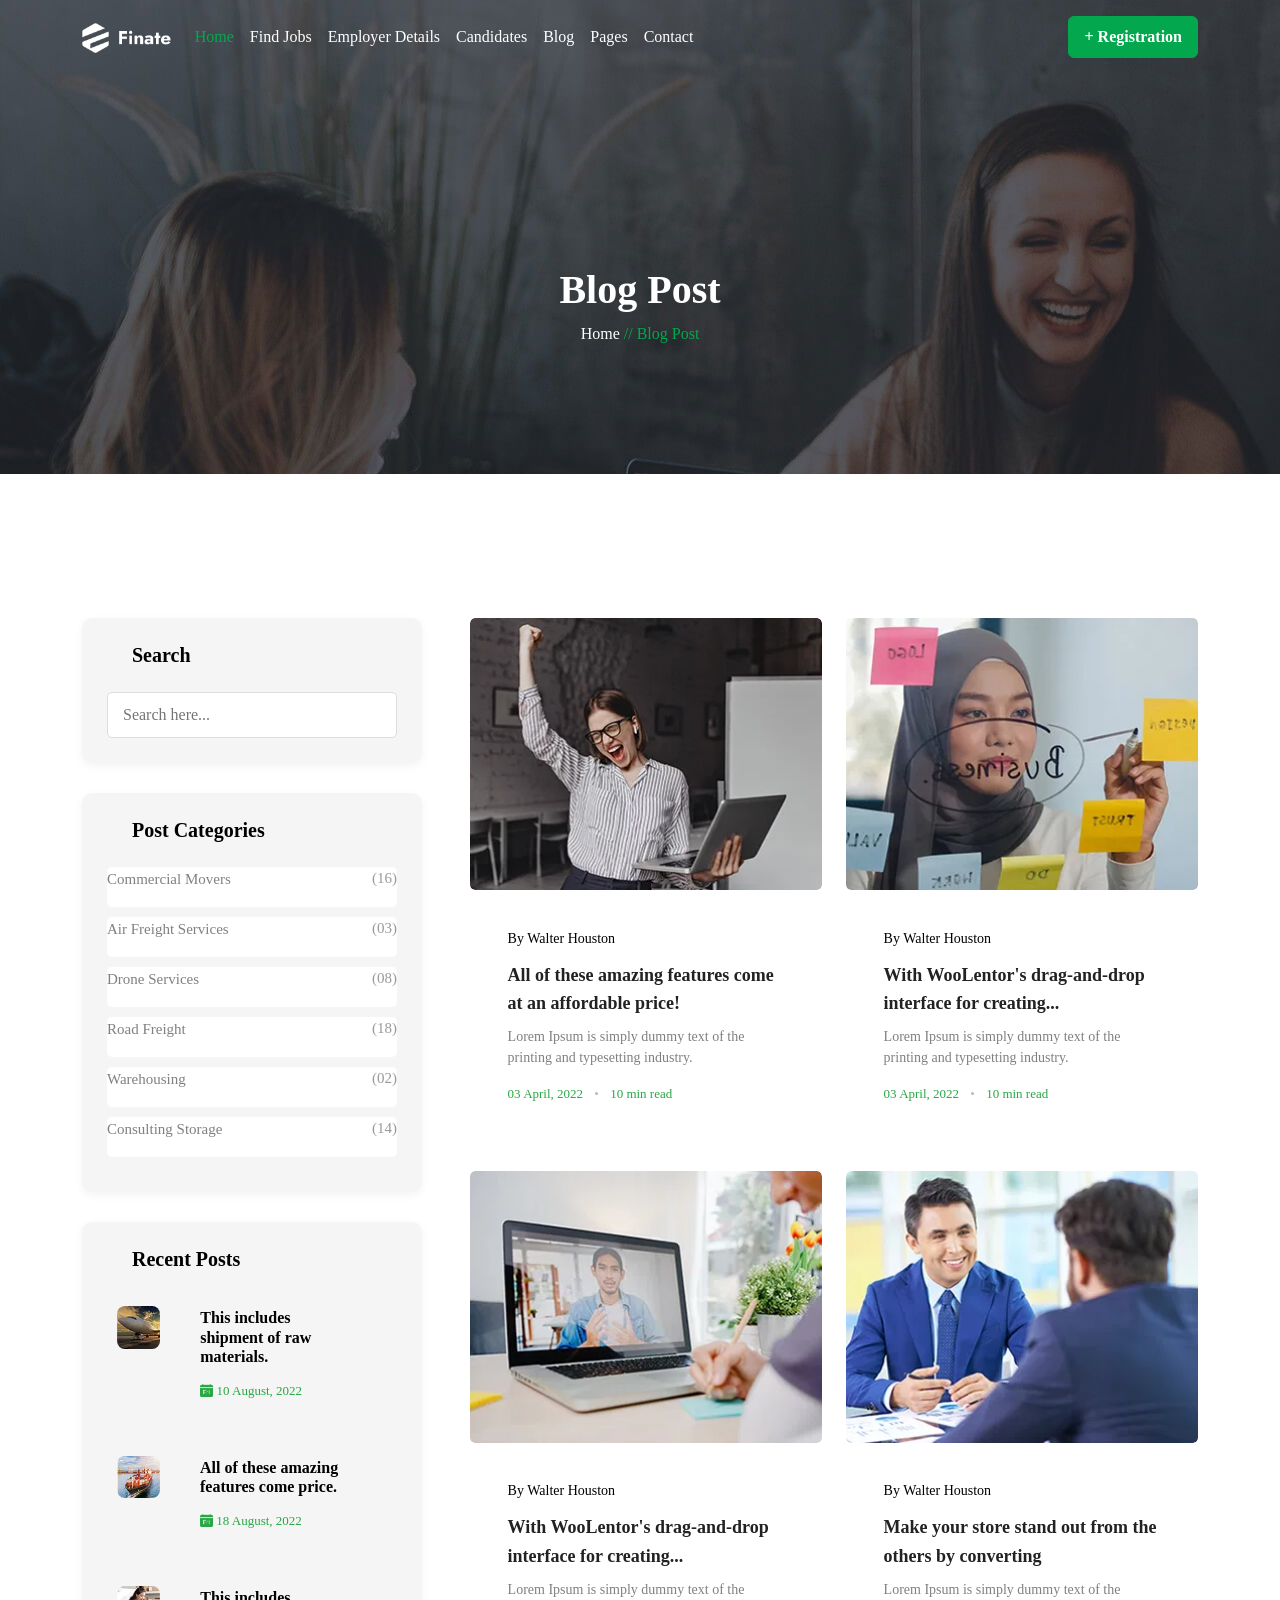
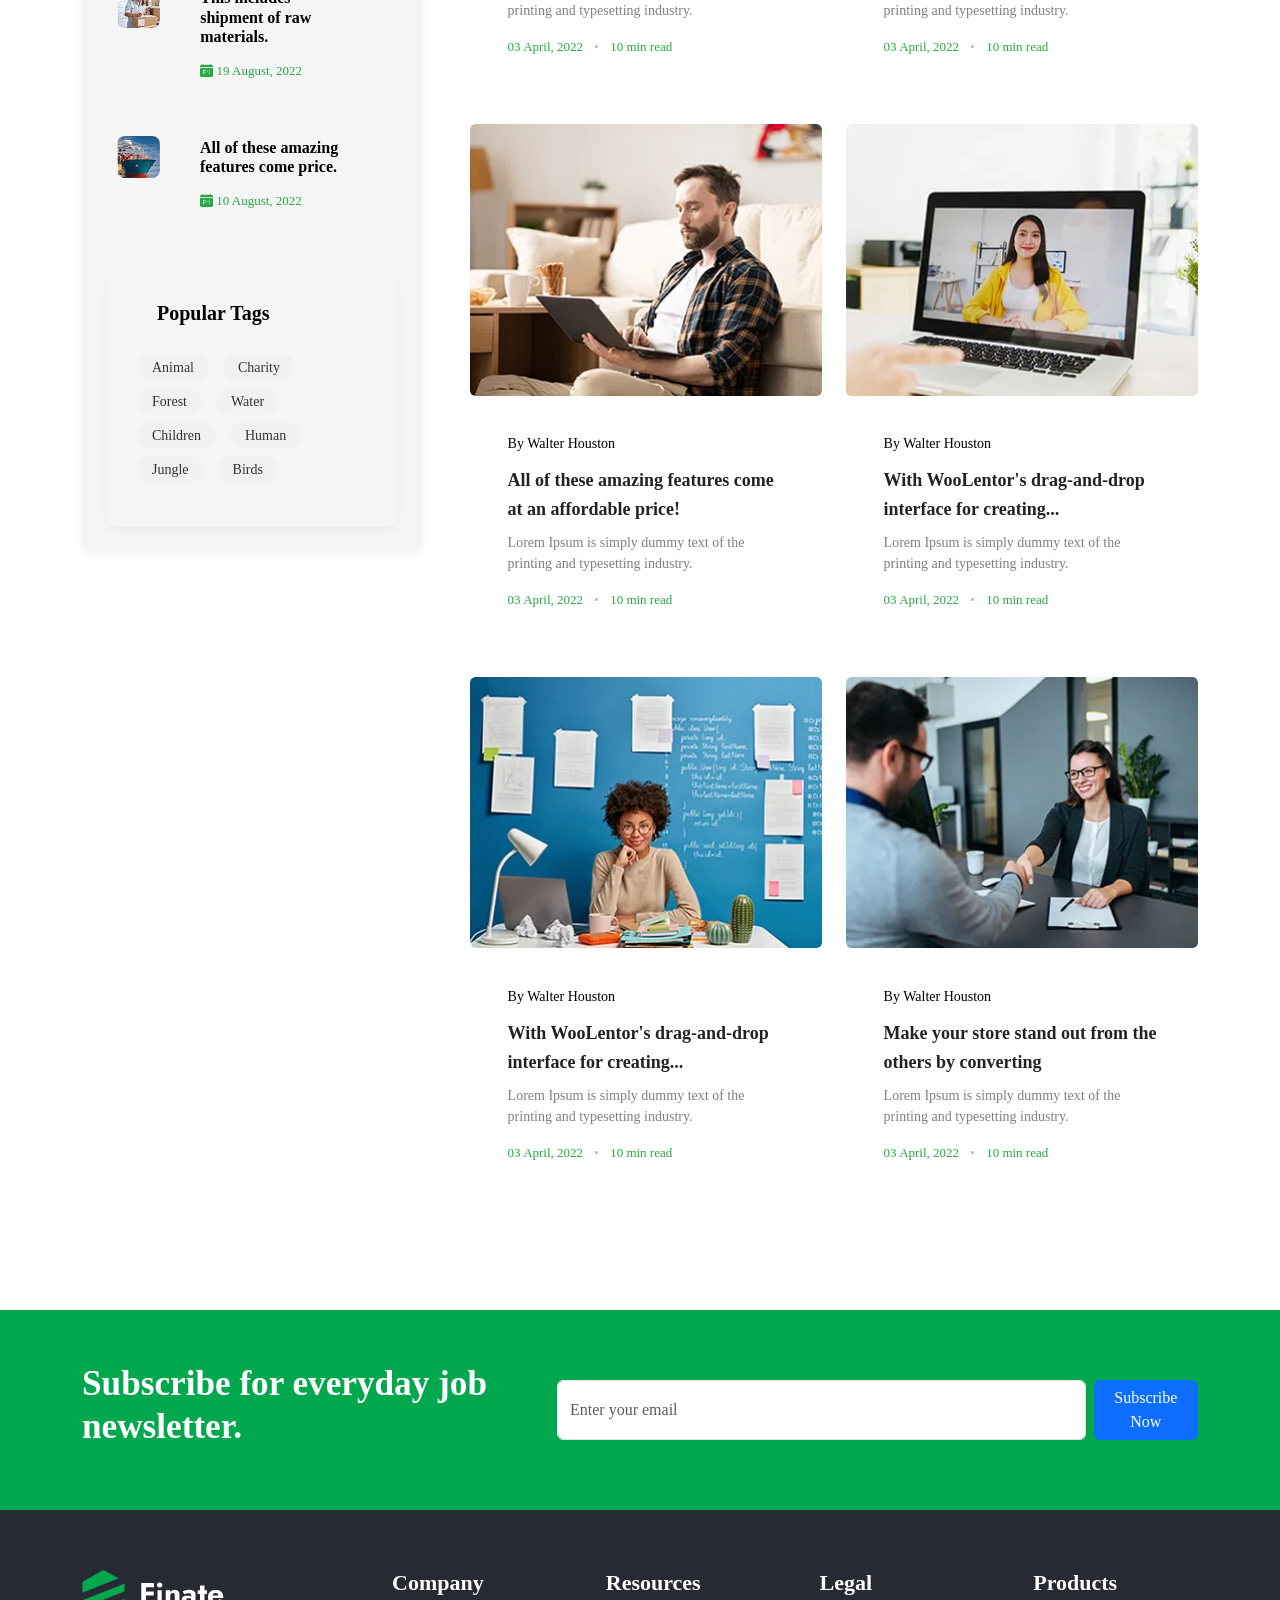
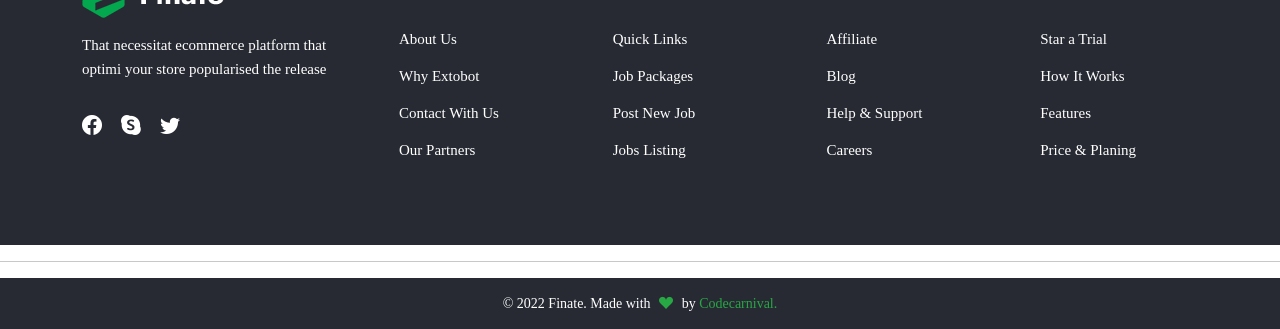
<file: blog-left-sidebar.html>
<!DOCTYPE html>
<html lang="en">

<head>
    <meta charset="UTF-8">
    <meta name="viewport" content="width=device-width, initial-scale=1.0">
    <link href="https://cdn.jsdelivr.net/npm/bootstrap@5.3.8/dist/css/bootstrap.min.css" rel="stylesheet"
        integrity="sha384-sRIl4kxILFvY47J16cr9ZwB07vP4J8+LH7qKQnuqkuIAvNWLzeN8tE5YBujZqJLB" crossorigin="anonymous">
    <link rel="stylesheet" href="https://cdnjs.cloudflare.com/ajax/libs/font-awesome/6.7.2/css/all.min.css">
    <link rel="stylesheet" href="https://cdn.jsdelivr.net/npm/bootstrap-icons@1.13.1/font/bootstrap-icons.min.css">
    <link rel="stylesheet" href="style.css">
    <title>finate</title>


</head>

<body>


    <div style="background-image: url(images/slider-bg.jpg);" class="im">
        <header class="main-header">
            <nav class="navbar navbar-expand-lg py-3">
                <div class="container">

                    <a class="navbar-brand" href="#">
                        <img src="images/logo-light.webp" alt="Logo">
                    </a>

                    <button class="navbar-toggler" type="button" data-bs-toggle="collapse"
                        data-bs-target="#navbarNavDropdown" aria-controls="navbarNavDropdown" aria-expanded="false"
                        aria-label="Toggle navigation">
                        <span class="navbar-toggler-icon"></span>
                    </button>

                    <div class="collapse navbar-collapse" id="navbarNavDropdown">
                        <ul class="navbar-nav me-auto mb-2 mb-lg-0 custom-nav-links">

                            <li class="nav-item">
                                <a class="nav-link active" aria-current="page" href="index.html"
                                    style="color: #03a84e !important;">Home</a>
                            </li>

                            <li class="nav-item dropdown">
                                <a style="color: white;" class="nav-link dropdown" href="#" id="findJobsDropdown"
                                    role="button" data-bs-toggle="dropdown" aria-expanded="false">
                                    Find Jobs
                                </a>
                                <ul class="dropdown-menu" aria-labelledby="findJobsDropdown">
                                    <li><a class="dropdown-item" href="jobs.html">Jobs</a></li>
                                    <li><a class="dropdown-item" href="jobsdetails.html">Jobs Details</a></li>
                                </ul>
                            </li>

                            <li class="nav-item">
                                <a style="color: white;" class="nav-link"
                                    href="employers-details.html">Employer Details</a>
                            </li>

                            <li class="nav-item dropdown">
                                <a style="color: white;" class="nav-link dropdown" href="#" id="candidatesDropdown"
                                    role="button" data-bs-toggle="dropdown" aria-expanded="false">
                                    Candidates
                                </a>
                                <ul class="dropdown-menu" aria-labelledby="candidatesDropdown">
                                    <li><a class="dropdown-item" href="candidates.html">Candidates</a></li>
                                    <li><a class="dropdown-item" href="candidate-details.html">Candidates
                                            Details</a></li>
                                </ul>
                            </li>

                            <li class="nav-item dropdown">
                                <a style="color: white;" class="nav-link dropdown" href="#" id="blogDropdown"
                                    role="button" data-bs-toggle="dropdown" aria-expanded="false">
                                    Blog
                                </a>
                                <ul class="dropdown-menu" aria-labelledby="blogDropdown">
                                    <li><a class="dropdown-item" href="Grid.html">Blog Grid</a></li>
                                    <li><a class="dropdown-item" href="blog-left-sidebar.html">Blog Left
                                            Sidebar</a></li>
                                    <li><a class="dropdown-item" href="blog-right-sidebar.html">Blog Right
                                            Sidebar</a></li>
                                    <li><a class="dropdown-item" href="blog-details.html">Blog Details</a>
                                    </li>
                                </ul>
                            </li>

                            <li class="nav-item dropdown">
                                <a style="color: white;" class="nav-link dropdown" href="#" id="pagesDropdown"
                                    role="button" data-bs-toggle="dropdown" aria-expanded="false">
                                    Pages
                                </a>
                                <ul class="dropdown-menu" aria-labelledby="pagesDropdown">
                                    <li><a class="dropdown-item" href="about-us.html">About us</a></li>
                                    <li><a class="dropdown-item" href="login.html">Login</a></li>
                                    <li><a class="dropdown-item" href="registration.html">Registration</a>
                                    </li>
                                    <li><a class="dropdown-item" href="page-not-found.html">Pages Not
                                            Found</a></li>
                                </ul>
                            </li>

                            <li class="nav-item">
                                <a style="color: white ;" class="nav-link" href="contact.html">Contact</a>
                            </li>
                        </ul>

                        <div class="d-flex ms-lg-auto">
                            <a href="registration.html" class="btn btn-success fw-bold register-btn" role="button">
                                + Registration
                            </a>
                        </div>

                    </div>
                </div>
            </nav>
        </header>


        <div style="text-align: center;" class="content">

            <h1 style="text-align: center; font-weight: bold;">Blog Post</h1>
            <a style="text-decoration: none; color: white;" href="index.html">Home <span
                    style="text-decoration: none; color: #03a84e;"> // Blog Post</span></a>

        </div>
    </div>

   <section class="blog-area">
    <div class="container">
      <div class="row g-5 flex-xl-row-reverse">
        
        <!-- Main Blog Grid -->
        <div class="col-xl-8">
          <div class="row">
            <!-- start Blog Post -->
            <div class="col-sm-6">
              <div class="post-item">
                <div class="thumb">
                  <a href="blog-details.html"><img style="border-radius: 5px;" src="images/affordable.webp" alt="Blog"></a>
                </div>
                <div class="content">
                  <div class="author">By <a style="text-decoration: none;" href="blog-left-sidebar.html">Walter Houston</a></div>
                  <h4 class="title"><a href="blog-details.html">All of these amazing features come at an affordable price!</a></h4>
                  <p>Lorem Ipsum is simply dummy text of the printing and typesetting industry.</p>
                  <div class="meta">
                    <span class="post-date">03 April, 2022</span>
                    <span class="dots"></span>
                    <span class="post-time">10 min read</span>
                  </div>
                </div>
              </div>
            </div>

            <!-- first blog -->
            <div class="col-sm-6">
              <div class="post-item">
                <div class="thumb">
                  <a href="blog-details.html"><img style="border-radius: 5px;" src="images/woolean.webp" alt="Blog"></a>
                </div>
                <div class="content">
                  <div class="author">By <a style="text-decoration: none;" href="blog-left-sidebar.html">Walter Houston</a></div>
                  <h4 class="title"><a href="blog-details.html">With WooLentor's drag-and-drop interface for creating...</a></h4>
                  <p>Lorem Ipsum is simply dummy text of the printing and typesetting industry.</p>
                  <div class="meta">
                    <span class="post-date">03 April, 2022</span>
                    <span class="dots"></span>
                    <span class="post-time">10 min read</span>
                  </div>
                </div>
              </div>
            </div>
            <!-- second blog -->
             <div class="col-sm-6">
              <div class="post-item">
                <div class="thumb">
                  <a href="blog-details.html"><img style="border-radius: 5px;" src="images/drop.webp" alt="Blog"></a>
                </div>
                <div class="content">
                  <div class="author">By <a style="text-decoration: none;" href="blog-left-sidebar.html">Walter Houston</a></div>
                  <h4 class="title"><a href="blog-details.html">With WooLentor's drag-and-drop interface for creating...</a></h4>
                  <p>Lorem Ipsum is simply dummy text of the printing and typesetting industry.</p>
                  <div class="meta">
                    <span class="post-date">03 April, 2022</span>
                    <span class="dots"></span>
                    <span class="post-time">10 min read</span>
                  </div>
                </div>
              </div>
            </div>
            <!-- third blog -->
            <div class="col-sm-6">
              <div class="post-item">
                <div class="thumb">
                  <a href="blog-details.html"><img style="border-radius: 5px;" src="images/store.webp" alt="Blog"></a>
                </div>
                <div class="content">
                  <div class="author">By <a style="text-decoration: none;" href="blog-left-sidebar.html">Walter Houston</a></div>
                  <h4 class="title"><a href="blog-details.html">Make your store stand out
from the others by converting</a></h4>
                  <p>Lorem Ipsum is simply dummy text of the printing and typesetting industry.</p>
                  <div class="meta">
                    <span class="post-date">03 April, 2022</span>
                    <span class="dots"></span>
                    <span class="post-time">10 min read</span>
                  </div>
                </div>
              </div>
            </div>
            <!-- fourth blog -->
            <div class="col-sm-6">
              <div class="post-item">
                <div class="thumb">
                  <a href="blog-details.html"><img style="border-radius: 5px;" src="images/price.webp" alt="Blog"></a>
                </div>
                <div class="content">
                  <div class="author">By <a style="text-decoration: none;" href="blog-left-sidebar.html">Walter Houston</a></div>
                  <h4 class="title"><a href="blog-details.html">All of these amazing features
come at an affordable price!</a></h4>
                  <p>Lorem Ipsum is simply dummy text of the printing and typesetting industry.</p>
                  <div class="meta">
                    <span class="post-date">03 April, 2022</span>
                    <span class="dots"></span>
                    <span class="post-time">10 min read</span>
                  </div>
                </div>
              </div>
            </div>
            <!-- five blog -->
            <div class="col-sm-6">
              <div class="post-item">
                <div class="thumb">
                  <a href="blog-details.html"><img style="border-radius: 5px;" src="images/lentore.webp" alt="Blog"></a>
                </div>
                <div class="content">
                  <div class="author">By <a style="text-decoration: none;" href="blog-left-sidebar.html">Walter Houston</a></div>
                  <h4 class="title"><a href="blog-details.html">With WooLentor's drag-and-drop interface for creating...</a></h4>
                  <p>Lorem Ipsum is simply dummy text of the printing and typesetting industry.</p>
                  <div class="meta">
                    <span class="post-date">03 April, 2022</span>
                    <span class="dots"></span>
                    <span class="post-time">10 min read</span>
                  </div>
                </div>
              </div>
            </div>
               
            <div class="col-sm-6">
              <div class="post-item">
                <div class="thumb">
                  <a href="blog-details.html"><img style="border-radius: 5px;" src="images/one female.webp" alt="Blog"></a>
                </div>
                <div class="content">
                  <div class="author">By <a style="text-decoration: none;" href="blog-left-sidebar.html">Walter Houston</a></div>
                  <h4 class="title"><a href="blog-details.html">With WooLentor's drag-and-drop interface for creating...</a></h4>
                  <p>Lorem Ipsum is simply dummy text of the printing and typesetting industry.</p>
                  <div class="meta">
                    <span class="post-date">03 April, 2022</span>
                    <span class="dots"></span>
                    <span class="post-time">10 min read</span>
                  </div>
                </div>
              </div>
            </div>

            <div class="col-sm-6">
              <div class="post-item">
                <div class="thumb">
                  <a href="blog-details.html"><img style="border-radius: 5px;" src="images/2nd male.webp" alt="Blog"></a>
                </div>
                <div class="content">
                  <div class="author">By <a style="text-decoration: none;" href="blog-left-sidebar.html">Walter Houston</a></div>
                  <h4 class="title"><a href="blog-details.html">Make your store stand out
from the others by converting</a></h4>
                  <p>Lorem Ipsum is simply dummy text of the printing and typesetting industry.</p>
                  <div class="meta">
                    <span class="post-date">03 April, 2022</span>
                    <span class="dots"></span>
                    <span class="post-time">10 min read</span>
                  </div>
                </div>
              </div>
            </div>

            <!-- end blog -->
          </div>
        </div>

        <!-- Sidebar -->
        <div class="col-xl-4">
          <div class="blog-sidebar">
            
            <!-- Search -->
            <div class="widget-item position-relative">
              <div class="widget-title"><h3 class="title">Search</h3></div>
              <div class="widget-search-box">
                <form action="#">
                  <input type="search" placeholder="Search here...">
                  <button type="submit" class="btn-src"><i class="icofont-search"></i></button>
                </form>
              </div>
            </div>

            <!-- Categories -->
            <div class="widget-item">
              <div class="widget-title"><h3 class="title">Post Categories</h3></div>
              <div class="widget-categories">
                <ul>
                  <li><a href="jobs.html">Commercial Movers <span>(16)</span></a></li>
                  <li><a href="jobs.html">Air Freight Services <span>(03)</span></a></li>
                  <li><a href="jobs.html">Drone Services <span>(08)</span></a></li>
                  <li><a href="jobs.html">Road Freight <span>(18)</span></a></li>
                  <li><a href="jobs.html">Warehousing <span>(02)</span></a></li>
                  <li><a href="jobs.html">Consulting Storage <span>(14)</span></a></li>
                </ul>
              </div>
            </div>

            <!-- Recent Posts -->
            <div class="widget-item">
              <div class="widget-title"><h3 class="title">Recent Posts</h3></div>
              <div class="widget-post">
                <div class="widget-blog-post">
                  <div class="thumb">
                    <a href="blog-details.html"><img src="images/aeroplane.webp" width="70" alt=""></a>
                  </div>
                  <div style="margin-top: -25px;" class="content">
                    <h6><a style="text-decoration: none; color: black; font-weight: bold;" href="blog-details.html">This includes shipment of raw materials.</a></h6>
                    <div class="meta"><i class="bi bi-calendar-day-fill"></i> 10 August, 2022</div>
                  </div>
                  
                </div>
                
                 <div style="margin-top: -20px;" class="widget-post">
                <div class="widget-blog-post">
                  <div class="thumb">
                    <a href="blog-details.html"><img src="images/boat.webp" width="70" alt=""></a>
                  </div>
                  <div style="margin-top: -25px;" class="content">
                    <h6><a style="text-decoration: none; color: black; font-weight: bold;" href="blog-details.html">All of these amazing
features come price.</a></h6>
                    <div class="meta"><i class="bi bi-calendar-day-fill"></i> 18 August, 2022</div>
                  </div>
                </div>
                 <div style="margin-top: -20px;" class="widget-post">
                <div class="widget-blog-post">
                  <div class="thumb">
                    <a href="blog-details.html"><img src="images/raw.webp" width="70" alt=""></a>
                  </div>
                  <div style="margin-top: -25px;" class="content">
                    <h6><a style="text-decoration: none; color: black; font-weight: bold;" href="blog-details.html">This includes shipment of raw materials.</a></h6>
                    <div class="meta"><i class="bi bi-calendar-day-fill"></i> 19 August, 2022</div>
                  </div>
                </div>
                 <div style="margin-top: -20px;" class="widget-post">
                <div class="widget-blog-post">
                  <div class="thumb">
                    <a href="blog-details.html"><img src="images/ship.webp" width="70" alt=""></a>
                  </div>
                  <div style="margin-top: -25px;" class="content">
                    <h6><a style="text-decoration: none; color: black; font-weight: bold;" href="blog-details.html">All of these amazing
features come price.</a></h6>
                    <div class="meta"><i class="bi bi-calendar-day-fill"></i> 10 August, 2022</div>
                  </div>
                </div>
              </div>
            </div>

            <!-- Tags -->
            <div class="widget-item mb-0">
              <div class="widget-title"><h3 class="title">Popular Tags</h3></div>
              <div class="widget-tags">
                <ul>
                  <li><a href="jobs.html">Animal</a></li>
                  <li><a href="jobs.html">Charity</a></li>
                  <li><a href="jobs.html">Forest</a></li>
                  <li><a href="jobs.html">Water</a></li>
                  <li><a href="jobs.html">Children</a></li>
                  <li><a href="jobs.html">Human</a></li>
                   <li><a href="jobs.html">Jungle</a></li>
                    <li><a href="jobs.html">Birds</a></li>
                </ul>
              </div>
            </div>

          </div>
        </div>
      </div>
    </div>
  </section>




    <footer>
        <div style="background-color: #03a84e; width: 100%; height: 200px;"
            class="container-fluid d-flex align-items-center">
            <div class="container">
                <div class="row d-flex align-items-center">

                    <div class="col-12 col-md-5">
                        <div class="news">
                            <h4 style="font-size: 2.2rem;" class="text-white fw-bold">Subscribe for everyday job
                                newsletter.</h4>
                        </div>
                    </div>

                    <div class="col-12 col-md-7">
                        <div class="footer-newsletter-form">
                            <form action="#" class="d-flex">
                                <input type="email" placeholder="Enter your email" class="form-control me-2">
                                <button type="submit" class="btn btn-primary btn-newsletter">Subscribe Now</button>
                            </form>
                        </div>
                    </div>

                </div>
            </div>
        </div>
    </footer>


    <footer class="main-footer">
        <div style="background-color: #272a33;" class="container-fluid">
            <div class="container pt--60 pb--60">
                <div class="row">

                    <div style="margin-bottom: 30px;" class="col-md-6 col-lg-3">
                        <div class="logoindex">
                            <a href="index.html">
                                <img class="logo-main" src="images/logo-light-theme.png" alt="Logo" />
                            </a>
                        </div>
                        <p class="ptext">That necessitat ecommerce platform that optimi your store popularised the
                            release</p>
                        <div class="icons">
                            <a href="https://www.facebook.com" target="_blank" rel="noopener"><i
                                    class="bi bi-facebook"></i></a>
                            <a href="https://www.skype.com" target="_blank" rel="noopener"><i
                                    class="bi bi-skype"></i></a>
                            <a href="https://twitter.com" target="_blank" rel="noopener"><i
                                    class="bi bi-twitter"></i></a>
                        </div>
                    </div>

                    <div class="col-md-6 col-lg-9">
                        <div class="row">
                            <div class="col-md-3 col-lg-3">
                                <div class="widget-item nav-menu-item1">
                                    <h4 class="widget-title">Company</h4>
                                    <h4 class="widget-collapsed-title collapsed" data-bs-toggle="collapse"
                                        data-bs-target="#widgetId-1">Company</h4>
                                    <div id="widgetId-1" class="collapse widget-collapse-body">
                                        <div class="collapse-body">
                                            <div class="widget-menu-wrap">
                                                <ul style="list-style: none;" class="nav-menu">
                                                    <li><a href="about-us.html">About Us</a></li>
                                                    <li><a href="about-us.html">Why Extobot</a></li>
                                                    <li><a href="contact.html">Contact With Us</a></li>
                                                    <li><a href="contact.html">Our Partners</a></li>
                                                </ul>
                                            </div>
                                        </div>
                                    </div>
                                </div>
                            </div>

                            <div class="col-md-3 col-lg-3">
                                <div class="widget-item nav-menu-item2">
                                    <h4 class="widget-title">Resources</h4>
                                    <h4 class="widget-collapsed-title collapsed" data-bs-toggle="collapse"
                                        data-bs-target="#widgetId-2">Resources</h4>
                                    <div id="widgetId-2" class="collapse widget-collapse-body">
                                        <div class="collapse-body">
                                            <div class="widget-menu-wrap">
                                                <ul style="list-style: none;" class="nav-menu">
                                                    <li><a href="account-login.html">Quick Links</a></li>
                                                    <li><a href="job.html">Job Packages</a></li>
                                                    <li><a href="job.html">Post New Job</a></li>
                                                    <li><a href="job.html">Jobs Listing</a></li>
                                                </ul>
                                            </div>
                                        </div>
                                    </div>
                                </div>
                            </div>

                            <div class="col-md-3 col-lg-3">
                                <div class="widget-item nav-menu-item3">
                                    <h4 class="widget-title">Legal</h4>
                                    <h4 class="widget-collapsed-title collapsed" data-bs-toggle="collapse"
                                        data-bs-target="#widgetId-3">Legal</h4>
                                    <div id="widgetId-3" class="collapse widget-collapse-body">
                                        <div class="collapse-body">
                                            <div class="widget-menu-wrap">
                                                <ul style="list-style: none;" class="nav-menu">
                                                    <li><a href="account-login.html">Affiliate</a></li>
                                                    <li><a href="blog.html">Blog</a></li>
                                                    <li><a href="account-login.html">Help & Support</a></li>
                                                    <li><a href="job.html">Careers</a></li>
                                                </ul>
                                            </div>
                                        </div>
                                    </div>
                                </div>
                            </div>

                            <div class="col-md-3 col-lg-3">
                                <div class="widget-item nav-menu-item4">
                                    <h4 class="widget-title">Products</h4>
                                    <h4 class="widget-collapsed-title collapsed" data-bs-toggle="collapse"
                                        data-bs-target="#widgetId-4">Products</h4>
                                    <div id="widgetId-4" class="collapse widget-collapse-body">
                                        <div class="collapse-body">
                                            <div class="widget-menu-wrap">
                                                <ul style="list-style: none;" class="nav-menu">
                                                    <li><a href="account-login.html">Star a Trial</a></li>
                                                    <li><a href="about-us.html">How It Works</a></li>
                                                    <li><a href="account-login.html">Features</a></li>
                                                    <li><a href="about-us.html">Price & Planing</a></li>
                                                </ul>
                                            </div>
                                        </div>
                                    </div>
                                </div>
                            </div>
                        </div>
                    </div>

                </div>
            </div>
        </div>
        <hr>
        <div class="footer-bottom">
            <div class="container pt--0 pb--0">
                <div class="row">
                    <div class="col-12">
                        <div class="footer-bottom-content">
                            <p class="copyright">© 2022 Finate. Made with <i class="bi bi-suit-heart-fill"></i> by <a
                                    target="_blank" href="https://themeforest.net/user/codecarnival">Codecarnival.</a>
                            </p>
                        </div>
                    </div>
                </div>
            </div>
        </div>
    </footer>




    <script src="https://cdn.jsdelivr.net/npm/bootstrap@5.3.8/dist/js/bootstrap.bundle.min.js"
        integrity="sha384-FKyoEForCGlyvwx9Hj09JcYn3nv7wiPVlz7YYwJrWVcXK/BmnVDxM+D2scQbITxI"
        crossorigin="anonymous"></script>
</body>

</html>
</file>
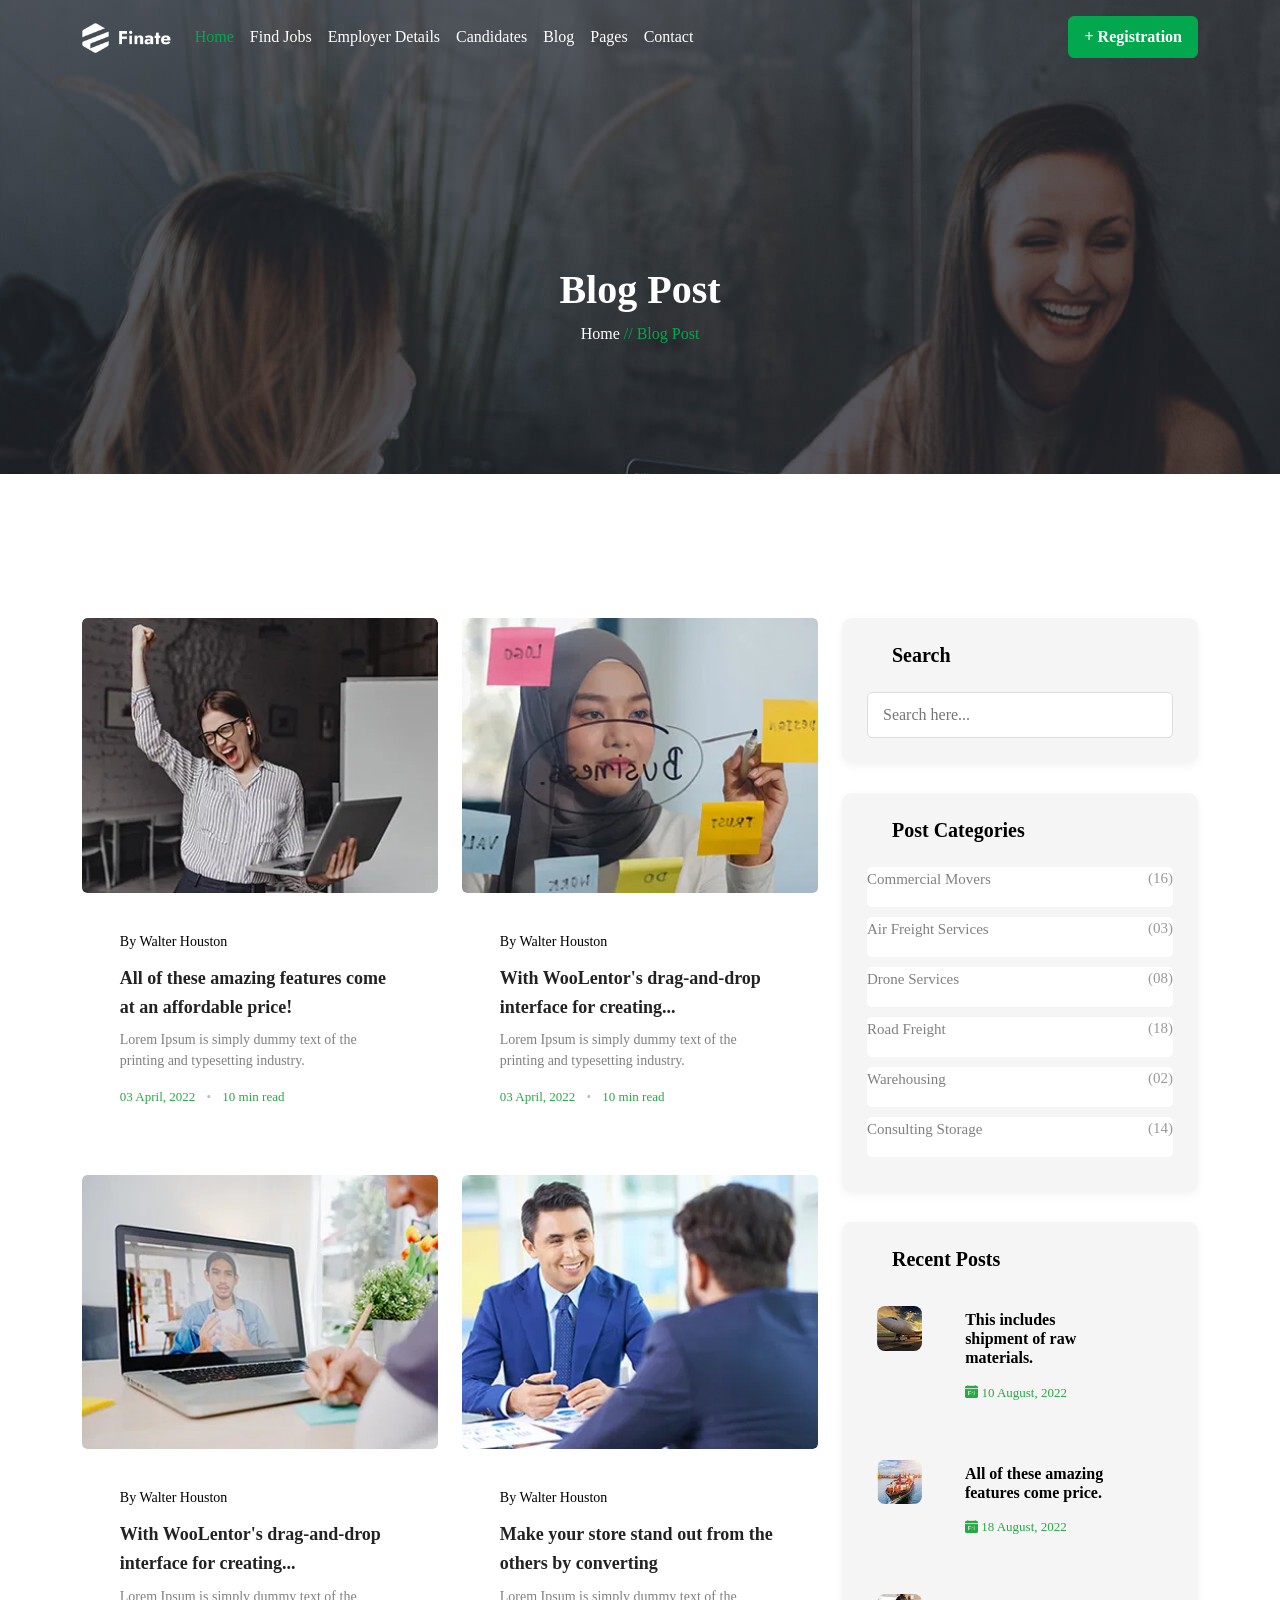
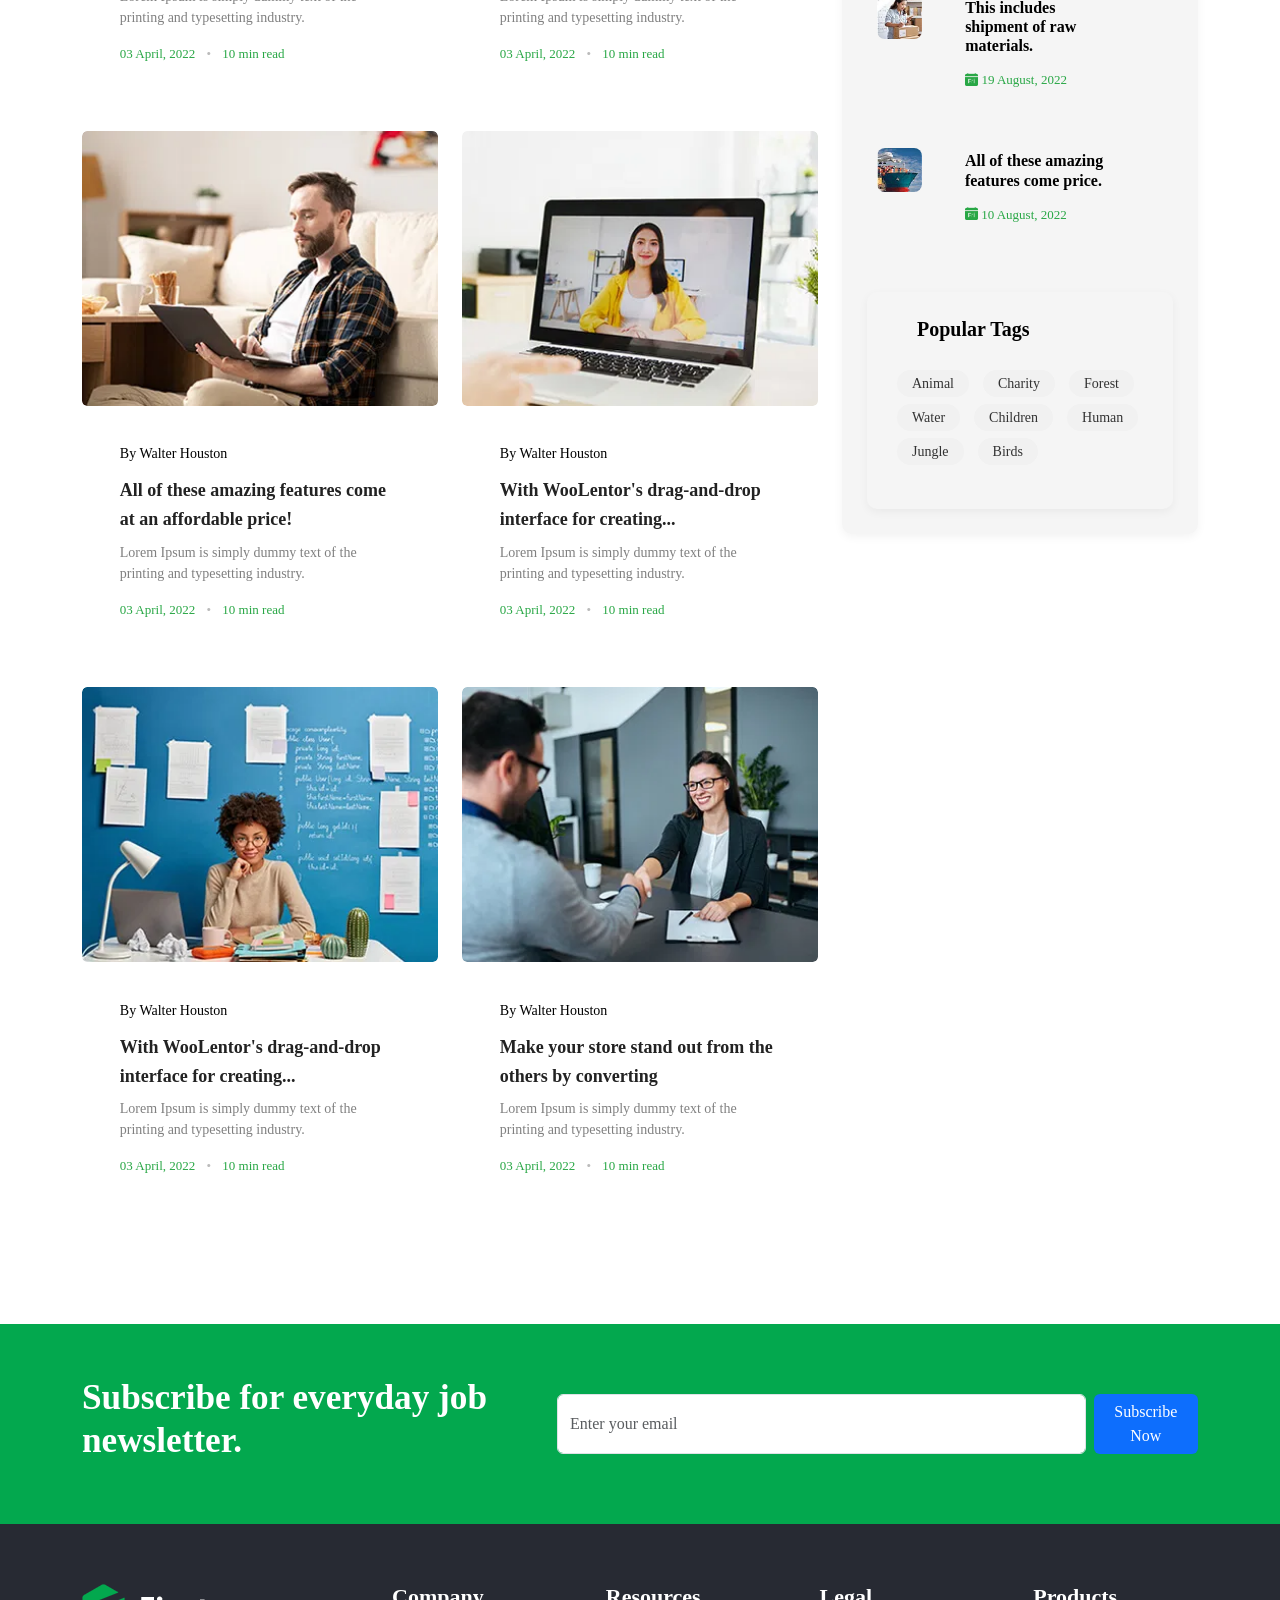
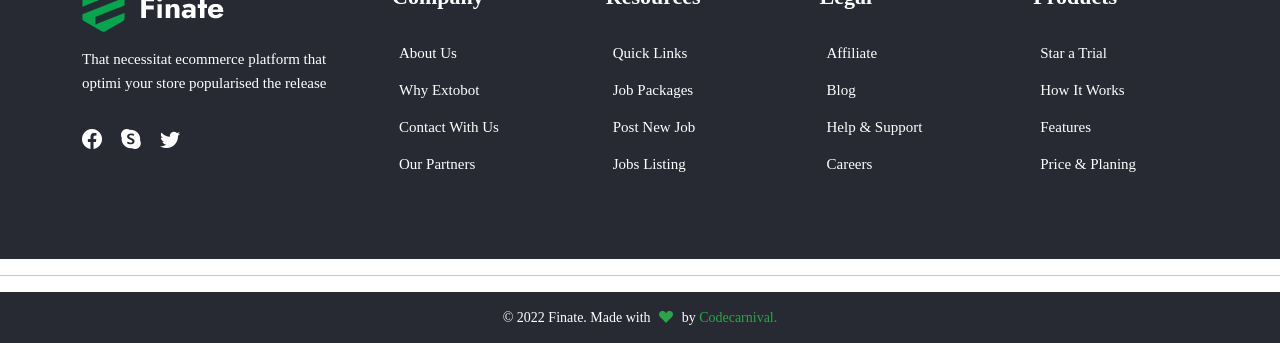
<file: blog-right-sidebar.html>
<!DOCTYPE html>
<html lang="en">

<head>
    <meta charset="UTF-8">
    <meta name="viewport" content="width=device-width, initial-scale=1.0">
    <link href="https://cdn.jsdelivr.net/npm/bootstrap@5.3.8/dist/css/bootstrap.min.css" rel="stylesheet"
        integrity="sha384-sRIl4kxILFvY47J16cr9ZwB07vP4J8+LH7qKQnuqkuIAvNWLzeN8tE5YBujZqJLB" crossorigin="anonymous">
    <link rel="stylesheet" href="https://cdnjs.cloudflare.com/ajax/libs/font-awesome/6.7.2/css/all.min.css">
    <link rel="stylesheet" href="https://cdn.jsdelivr.net/npm/bootstrap-icons@1.13.1/font/bootstrap-icons.min.css">
    <link rel="stylesheet" href="style.css">
    <title>finate</title>


</head>

<body>


    <div style="background-image: url(images/slider-bg.jpg);" class="im">
        <header class="main-header">
            <nav class="navbar navbar-expand-lg py-3">
                <div class="container">

                    <a class="navbar-brand" href="#">
                        <img src="images/logo-light.webp" alt="Logo">
                    </a>

                    <button class="navbar-toggler" type="button" data-bs-toggle="collapse"
                        data-bs-target="#navbarNavDropdown" aria-controls="navbarNavDropdown" aria-expanded="false"
                        aria-label="Toggle navigation">
                        <span class="navbar-toggler-icon"></span>
                    </button>

                    <div class="collapse navbar-collapse" id="navbarNavDropdown">
                        <ul class="navbar-nav me-auto mb-2 mb-lg-0 custom-nav-links">

                            <li class="nav-item">
                                <a class="nav-link active" aria-current="page" href="index.html"
                                    style="color: #03a84e !important;">Home</a>
                            </li>

                            <li class="nav-item dropdown">
                                <a style="color: white;" class="nav-link dropdown" href="#" id="findJobsDropdown"
                                    role="button" data-bs-toggle="dropdown" aria-expanded="false">
                                    Find Jobs
                                </a>
                                <ul class="dropdown-menu" aria-labelledby="findJobsDropdown">
                                    <li><a class="dropdown-item" href="jobs.html">Jobs</a></li>
                                    <li><a class="dropdown-item" href="jobsdetails.html">Jobs Details</a></li>
                                </ul>
                            </li>

                            <li class="nav-item">
                                <a style="color: white;" class="nav-link"
                                    href="employers-details.html">Employer Details</a>
                            </li>

                            <li class="nav-item dropdown">
                                <a style="color: white;" class="nav-link dropdown" href="#" id="candidatesDropdown"
                                    role="button" data-bs-toggle="dropdown" aria-expanded="false">
                                    Candidates
                                </a>
                                <ul class="dropdown-menu" aria-labelledby="candidatesDropdown">
                                    <li><a class="dropdown-item" href="candidates.html">Candidates</a></li>
                                    <li><a class="dropdown-item" href="candidate-details.html">Candidates
                                            Details</a></li>
                                </ul>
                            </li>

                            <li class="nav-item dropdown">
                                <a style="color: white;" class="nav-link dropdown" href="#" id="blogDropdown"
                                    role="button" data-bs-toggle="dropdown" aria-expanded="false">
                                    Blog
                                </a>
                                <ul class="dropdown-menu" aria-labelledby="blogDropdown">
                                    <li><a class="dropdown-item" href="Grid.html">Blog Grid</a></li>
                                    <li><a class="dropdown-item" href="blog-left-sidebar.html">Blog Left
                                            Sidebar</a></li>
                                    <li><a class="dropdown-item" href="blog-right-sidebar.html">Blog Right
                                            Sidebar</a></li>
                                    <li><a class="dropdown-item" href="blog-details.html">Blog Details</a>
                                    </li>
                                </ul>
                            </li>

                            <li class="nav-item dropdown">
                                <a style="color: white;" class="nav-link dropdown" href="#" id="pagesDropdown"
                                    role="button" data-bs-toggle="dropdown" aria-expanded="false">
                                    Pages
                                </a>
                                <ul class="dropdown-menu" aria-labelledby="pagesDropdown">
                                    <li><a class="dropdown-item" href="about-us.html">About us</a></li>
                                    <li><a class="dropdown-item" href="login.html">Login</a></li>
                                    <li><a class="dropdown-item" href="registration.html">Registration</a>
                                    </li>
                                    <li><a class="dropdown-item" href="page-not-found.html">Pages Not
                                            Found</a></li>
                                </ul>
                            </li>

                            <li class="nav-item">
                                <a style="color: white ;" class="nav-link" href="contact.html">Contact</a>
                            </li>
                        </ul>

                        <div class="d-flex ms-lg-auto">
                            <a href="registration.html" class="btn btn-success fw-bold register-btn" role="button">
                                + Registration
                            </a>
                        </div>

                    </div>
                </div>
            </nav>
        </header>


        <div style="text-align: center;" class="content">

            <h1 style="text-align: center; font-weight: bold;">Blog Post</h1>
            <a style="text-decoration: none; color: white;" href="index.html">Home <span
                    style="text-decoration: none; color: #03a84e;"> // Blog Post</span></a>

        </div>
    </div>


    </div>

   <section class="blog-area">
    <div class="container">
      <div class="row justify-content-between">
        
        <!-- Main Blog Grid -->
        <div class="col-xl-8">
          <div class="row">
            <!-- start Blog Post -->
             <div class="col-sm-6 col-lg-4 col-xl-6">
              <div class="post-item">
                <div class="thumb">
                  <a href="blog-details.html"><img style="border-radius: 5px;" src="images/affordable.webp" alt="Blog"></a>
                </div>
                <div class="content">
                  <div class="author">By <a style="text-decoration: none;" href="blog-left-sidebar.html">Walter Houston</a></div>
                  <h4 class="title"><a href="blog-details.html">All of these amazing features come at an affordable price!</a></h4>
                  <p>Lorem Ipsum is simply dummy text of the printing and typesetting industry.</p>
                  <div class="meta">
                    <span class="post-date">03 April, 2022</span>
                    <span class="dots"></span>
                    <span class="post-time">10 min read</span>
                  </div>
                </div>
              </div>
            </div>

            <!-- first blog -->
              <div class="col-sm-6 col-lg-4 col-xl-6">
              <div class="post-item">
                <div class="thumb">
                  <a href="blog-details.html"><img style="border-radius: 5px;" src="images/woolean.webp" alt="Blog"></a>
                </div>
                <div class="content">
                  <div class="author">By <a style="text-decoration: none;" href="blog-left-sidebar.html">Walter Houston</a></div>
                  <h4 class="title"><a href="blog-details.html">With WooLentor's drag-and-drop interface for creating...</a></h4>
                  <p>Lorem Ipsum is simply dummy text of the printing and typesetting industry.</p>
                  <div class="meta">
                    <span class="post-date">03 April, 2022</span>
                    <span class="dots"></span>
                    <span class="post-time">10 min read</span>
                  </div>
                </div>
              </div>
            </div>
            <!-- second blog -->
              <div class="col-sm-6 col-lg-4 col-xl-6">
              <div class="post-item">
                <div class="thumb">
                  <a href="blog-details.html"><img style="border-radius: 5px;" src="images/drop.webp" alt="Blog"></a>
                </div>
                <div class="content">
                  <div class="author">By <a style="text-decoration: none;" href="blog-left-sidebar.html">Walter Houston</a></div>
                  <h4 class="title"><a href="blog-details.html">With WooLentor's drag-and-drop interface for creating...</a></h4>
                  <p>Lorem Ipsum is simply dummy text of the printing and typesetting industry.</p>
                  <div class="meta">
                    <span class="post-date">03 April, 2022</span>
                    <span class="dots"></span>
                    <span class="post-time">10 min read</span>
                  </div>
                </div>
              </div>
            </div>
            <!-- third blog -->
              <div class="col-sm-6 col-lg-4 col-xl-6">
              <div class="post-item">
                <div class="thumb">
                  <a href="blog-details.html"><img style="border-radius: 5px;" src="images/store.webp" alt="Blog"></a>
                </div>
                <div class="content">
                  <div class="author">By <a style="text-decoration: none;" href="blog-left-sidebar.html">Walter Houston</a></div>
                  <h4 class="title"><a href="blog-details.html">Make your store stand out
from the others by converting</a></h4>
                  <p>Lorem Ipsum is simply dummy text of the printing and typesetting industry.</p>
                  <div class="meta">
                    <span class="post-date">03 April, 2022</span>
                    <span class="dots"></span>
                    <span class="post-time">10 min read</span>
                  </div>
                </div>
              </div>
            </div>
            <!-- fourth blog -->
           <div class="col-sm-6 col-lg-4 col-xl-6">
              <div class="post-item">
                <div class="thumb">
                  <a href="blog-details.html"><img style="border-radius: 5px;" src="images/price.webp" alt="Blog"></a>
                </div>
                <div class="content">
                  <div class="author">By <a style="text-decoration: none;" href="blog-left-sidebar.html">Walter Houston</a></div>
                  <h4 class="title"><a href="blog-details.html">All of these amazing features
come at an affordable price!</a></h4>
                  <p>Lorem Ipsum is simply dummy text of the printing and typesetting industry.</p>
                  <div class="meta">
                    <span class="post-date">03 April, 2022</span>
                    <span class="dots"></span>
                    <span class="post-time">10 min read</span>
                  </div>
                </div>
              </div>
            </div>
            <!-- five blog -->
            <div class="col-sm-6 col-lg-4 col-xl-6">
              <div class="post-item">
                <div class="thumb">
                  <a href="blog-details.html"><img style="border-radius: 5px;" src="images/lentore.webp" alt="Blog"></a>
                </div>
                <div class="content">
                  <div class="author">By <a style="text-decoration: none;" href="blog-left-sidebar.html">Walter Houston</a></div>
                  <h4 class="title"><a href="blog-details.html">With WooLentor's drag-and-drop interface for creating...</a></h4>
                  <p>Lorem Ipsum is simply dummy text of the printing and typesetting industry.</p>
                  <div class="meta">
                    <span class="post-date">03 April, 2022</span>
                    <span class="dots"></span>
                    <span class="post-time">10 min read</span>
                  </div>
                </div>
              </div>
            </div>
               
            <div class="col-sm-6 col-lg-4 col-xl-6">
              <div class="post-item">
                <div class="thumb">
                  <a href="blog-details.html"><img style="border-radius: 5px;" src="images/one female.webp" alt="Blog"></a>
                </div>
                <div class="content">
                  <div class="author">By <a style="text-decoration: none;" href="blog-left-sidebar.html">Walter Houston</a></div>
                  <h4 class="title"><a href="blog-details.html">With WooLentor's drag-and-drop interface for creating...</a></h4>
                  <p>Lorem Ipsum is simply dummy text of the printing and typesetting industry.</p>
                  <div class="meta">
                    <span class="post-date">03 April, 2022</span>
                    <span class="dots"></span>
                    <span class="post-time">10 min read</span>
                  </div>
                </div>
              </div>
            </div>

           <div class="col-sm-6 col-lg-4 col-xl-6">
              <div class="post-item">
                <div class="thumb">
                  <a href="blog-details.html"><img style="border-radius: 5px;" src="images/2nd male.webp" alt="Blog"></a>
                </div>
                <div class="content">
                  <div class="author">By <a style="text-decoration: none;" href="blog-left-sidebar.html">Walter Houston</a></div>
                  <h4 class="title"><a href="blog-details.html">Make your store stand out
from the others by converting</a></h4>
                  <p>Lorem Ipsum is simply dummy text of the printing and typesetting industry.</p>
                  <div class="meta">
                    <span class="post-date">03 April, 2022</span>
                    <span class="dots"></span>
                    <span class="post-time">10 min read</span>
                  </div>
                </div>
              </div>
            </div>

            <!-- end blog -->
          </div>
        </div>

        <!-- Sidebar -->
        <div class="col-xl-4">
          <div class="blog-sidebar">
            
            <!-- Search -->
            <div class="widget-item position-relative">
              <div class="widget-title"><h3 class="title">Search</h3></div>
              <div class="widget-search-box">
                <form action="#">
                  <input type="search" placeholder="Search here...">
                  <button type="submit" class="btn-src"><i class="icofont-search"></i></button>
                </form>
              </div>
            </div>

            <!-- Categories -->
            <div class="widget-item">
              <div class="widget-title"><h3 class="title">Post Categories</h3></div>
              <div class="widget-categories">
                <ul>
                  <li><a href="jobs.html">Commercial Movers <span>(16)</span></a></li>
                  <li><a href="jobs.html">Air Freight Services <span>(03)</span></a></li>
                  <li><a href="jobs.html">Drone Services <span>(08)</span></a></li>
                  <li><a href="jobs.html">Road Freight <span>(18)</span></a></li>
                  <li><a href="jobs.html">Warehousing <span>(02)</span></a></li>
                  <li><a href="jobs.html">Consulting Storage <span>(14)</span></a></li>
                </ul>
              </div>
            </div>

            <!-- Recent Posts -->
            <div class="widget-item">
              <div class="widget-title"><h3 class="title">Recent Posts</h3></div>
              <div class="widget-post">
                <div class="widget-blog-post">
                  <div class="thumb">
                    <a href="blog-details.html"><img src="images/aeroplane.webp" width="70" alt=""></a>
                  </div>
                  <div style="margin-top: -25px;" class="content">
                    <h6><a style="text-decoration: none; color: black; font-weight: bold;" href="blog-details.html">This includes shipment of raw materials.</a></h6>
                    <div class="meta"><i class="bi bi-calendar-day-fill"></i> 10 August, 2022</div>
                  </div>
                  
                </div>
                
                 <div style="margin-top: -20px;" class="widget-post">
                <div class="widget-blog-post">
                  <div class="thumb">
                    <a href="blog-details.html"><img src="images/boat.webp" width="70" alt=""></a>
                  </div>
                  <div style="margin-top: -25px;" class="content">
                    <h6><a style="text-decoration: none; color: black; font-weight: bold;" href="blog-details.html">All of these amazing
features come price.</a></h6>
                    <div class="meta"><i class="bi bi-calendar-day-fill"></i> 18 August, 2022</div>
                  </div>
                </div>
                 <div style="margin-top: -20px;" class="widget-post">
                <div class="widget-blog-post">
                  <div class="thumb">
                    <a href="blog-details.html"><img src="images/raw.webp" width="70" alt=""></a>
                  </div>
                  <div style="margin-top: -25px;" class="content">
                    <h6><a style="text-decoration: none; color: black; font-weight: bold;" href="blog-details.html">This includes shipment of raw materials.</a></h6>
                    <div class="meta"><i class="bi bi-calendar-day-fill"></i> 19 August, 2022</div>
                  </div>
                </div>
                 <div style="margin-top: -20px;" class="widget-post">
                <div class="widget-blog-post">
                  <div class="thumb">
                    <a href="blog-details.html"><img src="images/ship.webp" width="70" alt=""></a>
                  </div>
                  <div style="margin-top: -25px;" class="content">
                    <h6><a style="text-decoration: none; color: black; font-weight: bold;" href="blog-details.html">All of these amazing
features come price.</a></h6>
                    <div class="meta"><i class="bi bi-calendar-day-fill"></i> 10 August, 2022</div>
                  </div>
                </div>
              </div>
            </div>

            <!-- Tags -->
            <div class="widget-item mb-0">
              <div class="widget-title"><h3 class="title">Popular Tags</h3></div>
              <div class="widget-tags">
                <ul>
                  <li><a href="jobs.html">Animal</a></li>
                  <li><a href="jobs.html">Charity</a></li>
                  <li><a href="jobs.html">Forest</a></li>
                  <li><a href="jobs.html">Water</a></li>
                  <li><a href="jobs.html">Children</a></li>
                  <li><a href="jobs.html">Human</a></li>
                   <li><a href="jobs.html">Jungle</a></li>
                    <li><a href="jobs.html">Birds</a></li>
                </ul>
              </div>
            </div>

          </div>
        </div>
      </div>
    </div>
  </section>




    <footer>
        <div style="background-color: #03a84e; width: 100%; height: 200px;"
            class="container-fluid d-flex align-items-center">
            <div class="container">
                <div class="row d-flex align-items-center">

                    <div class="col-12 col-md-5">
                        <div class="news">
                            <h4 style="font-size: 2.2rem;" class="text-white fw-bold">Subscribe for everyday job
                                newsletter.</h4>
                        </div>
                    </div>

                    <div class="col-12 col-md-7">
                        <div class="footer-newsletter-form">
                            <form action="#" class="d-flex">
                                <input type="email" placeholder="Enter your email" class="form-control me-2">
                                <button type="submit" class="btn btn-primary btn-newsletter">Subscribe Now</button>
                            </form>
                        </div>
                    </div>

                </div>
            </div>
        </div>
    </footer>


    <footer class="main-footer">
        <div style="background-color: #272a33;" class="container-fluid">
            <div class="container pt--60 pb--60">
                <div class="row">

                    <div style="margin-bottom: 30px;" class="col-md-6 col-lg-3">
                        <div class="logoindex">
                            <a href="index.html">
                                <img class="logo-main" src="images/logo-light-theme.png" alt="Logo" />
                            </a>
                        </div>
                        <p class="ptext">That necessitat ecommerce platform that optimi your store popularised the
                            release</p>
                        <div class="icons">
                            <a href="https://www.facebook.com" target="_blank" rel="noopener"><i
                                    class="bi bi-facebook"></i></a>
                            <a href="https://www.skype.com" target="_blank" rel="noopener"><i
                                    class="bi bi-skype"></i></a>
                            <a href="https://twitter.com" target="_blank" rel="noopener"><i
                                    class="bi bi-twitter"></i></a>
                        </div>
                    </div>

                    <div class="col-md-6 col-lg-9">
                        <div class="row">
                            <div class="col-md-3 col-lg-3">
                                <div class="widget-item nav-menu-item1">
                                    <h4 class="widget-title">Company</h4>
                                    <h4 class="widget-collapsed-title collapsed" data-bs-toggle="collapse"
                                        data-bs-target="#widgetId-1">Company</h4>
                                    <div id="widgetId-1" class="collapse widget-collapse-body">
                                        <div class="collapse-body">
                                            <div class="widget-menu-wrap">
                                                <ul style="list-style: none;" class="nav-menu">
                                                    <li><a href="about-us.html">About Us</a></li>
                                                    <li><a href="about-us.html">Why Extobot</a></li>
                                                    <li><a href="contact.html">Contact With Us</a></li>
                                                    <li><a href="contact.html">Our Partners</a></li>
                                                </ul>
                                            </div>
                                        </div>
                                    </div>
                                </div>
                            </div>

                            <div class="col-md-3 col-lg-3">
                                <div class="widget-item nav-menu-item2">
                                    <h4 class="widget-title">Resources</h4>
                                    <h4 class="widget-collapsed-title collapsed" data-bs-toggle="collapse"
                                        data-bs-target="#widgetId-2">Resources</h4>
                                    <div id="widgetId-2" class="collapse widget-collapse-body">
                                        <div class="collapse-body">
                                            <div class="widget-menu-wrap">
                                                <ul style="list-style: none;" class="nav-menu">
                                                    <li><a href="account-login.html">Quick Links</a></li>
                                                    <li><a href="job.html">Job Packages</a></li>
                                                    <li><a href="job.html">Post New Job</a></li>
                                                    <li><a href="job.html">Jobs Listing</a></li>
                                                </ul>
                                            </div>
                                        </div>
                                    </div>
                                </div>
                            </div>

                            <div class="col-md-3 col-lg-3">
                                <div class="widget-item nav-menu-item3">
                                    <h4 class="widget-title">Legal</h4>
                                    <h4 class="widget-collapsed-title collapsed" data-bs-toggle="collapse"
                                        data-bs-target="#widgetId-3">Legal</h4>
                                    <div id="widgetId-3" class="collapse widget-collapse-body">
                                        <div class="collapse-body">
                                            <div class="widget-menu-wrap">
                                                <ul style="list-style: none;" class="nav-menu">
                                                    <li><a href="account-login.html">Affiliate</a></li>
                                                    <li><a href="blog.html">Blog</a></li>
                                                    <li><a href="account-login.html">Help & Support</a></li>
                                                    <li><a href="job.html">Careers</a></li>
                                                </ul>
                                            </div>
                                        </div>
                                    </div>
                                </div>
                            </div>

                            <div class="col-md-3 col-lg-3">
                                <div class="widget-item nav-menu-item4">
                                    <h4 class="widget-title">Products</h4>
                                    <h4 class="widget-collapsed-title collapsed" data-bs-toggle="collapse"
                                        data-bs-target="#widgetId-4">Products</h4>
                                    <div id="widgetId-4" class="collapse widget-collapse-body">
                                        <div class="collapse-body">
                                            <div class="widget-menu-wrap">
                                                <ul style="list-style: none;" class="nav-menu">
                                                    <li><a href="account-login.html">Star a Trial</a></li>
                                                    <li><a href="about-us.html">How It Works</a></li>
                                                    <li><a href="account-login.html">Features</a></li>
                                                    <li><a href="about-us.html">Price & Planing</a></li>
                                                </ul>
                                            </div>
                                        </div>
                                    </div>
                                </div>
                            </div>
                        </div>
                    </div>

                </div>
            </div>
        </div>
        <hr>
        <div class="footer-bottom">
            <div class="container pt--0 pb--0">
                <div class="row">
                    <div class="col-12">
                        <div class="footer-bottom-content">
                            <p class="copyright">© 2022 Finate. Made with <i class="bi bi-suit-heart-fill"></i> by <a
                                    target="_blank" href="https://themeforest.net/user/codecarnival">Codecarnival.</a>
                            </p>
                        </div>
                    </div>
                </div>
            </div>
        </div>
    </footer>




    <script src="https://cdn.jsdelivr.net/npm/bootstrap@5.3.8/dist/js/bootstrap.bundle.min.js"
        integrity="sha384-FKyoEForCGlyvwx9Hj09JcYn3nv7wiPVlz7YYwJrWVcXK/BmnVDxM+D2scQbITxI"
        crossorigin="anonymous"></script>
</body>

</html>
</file>
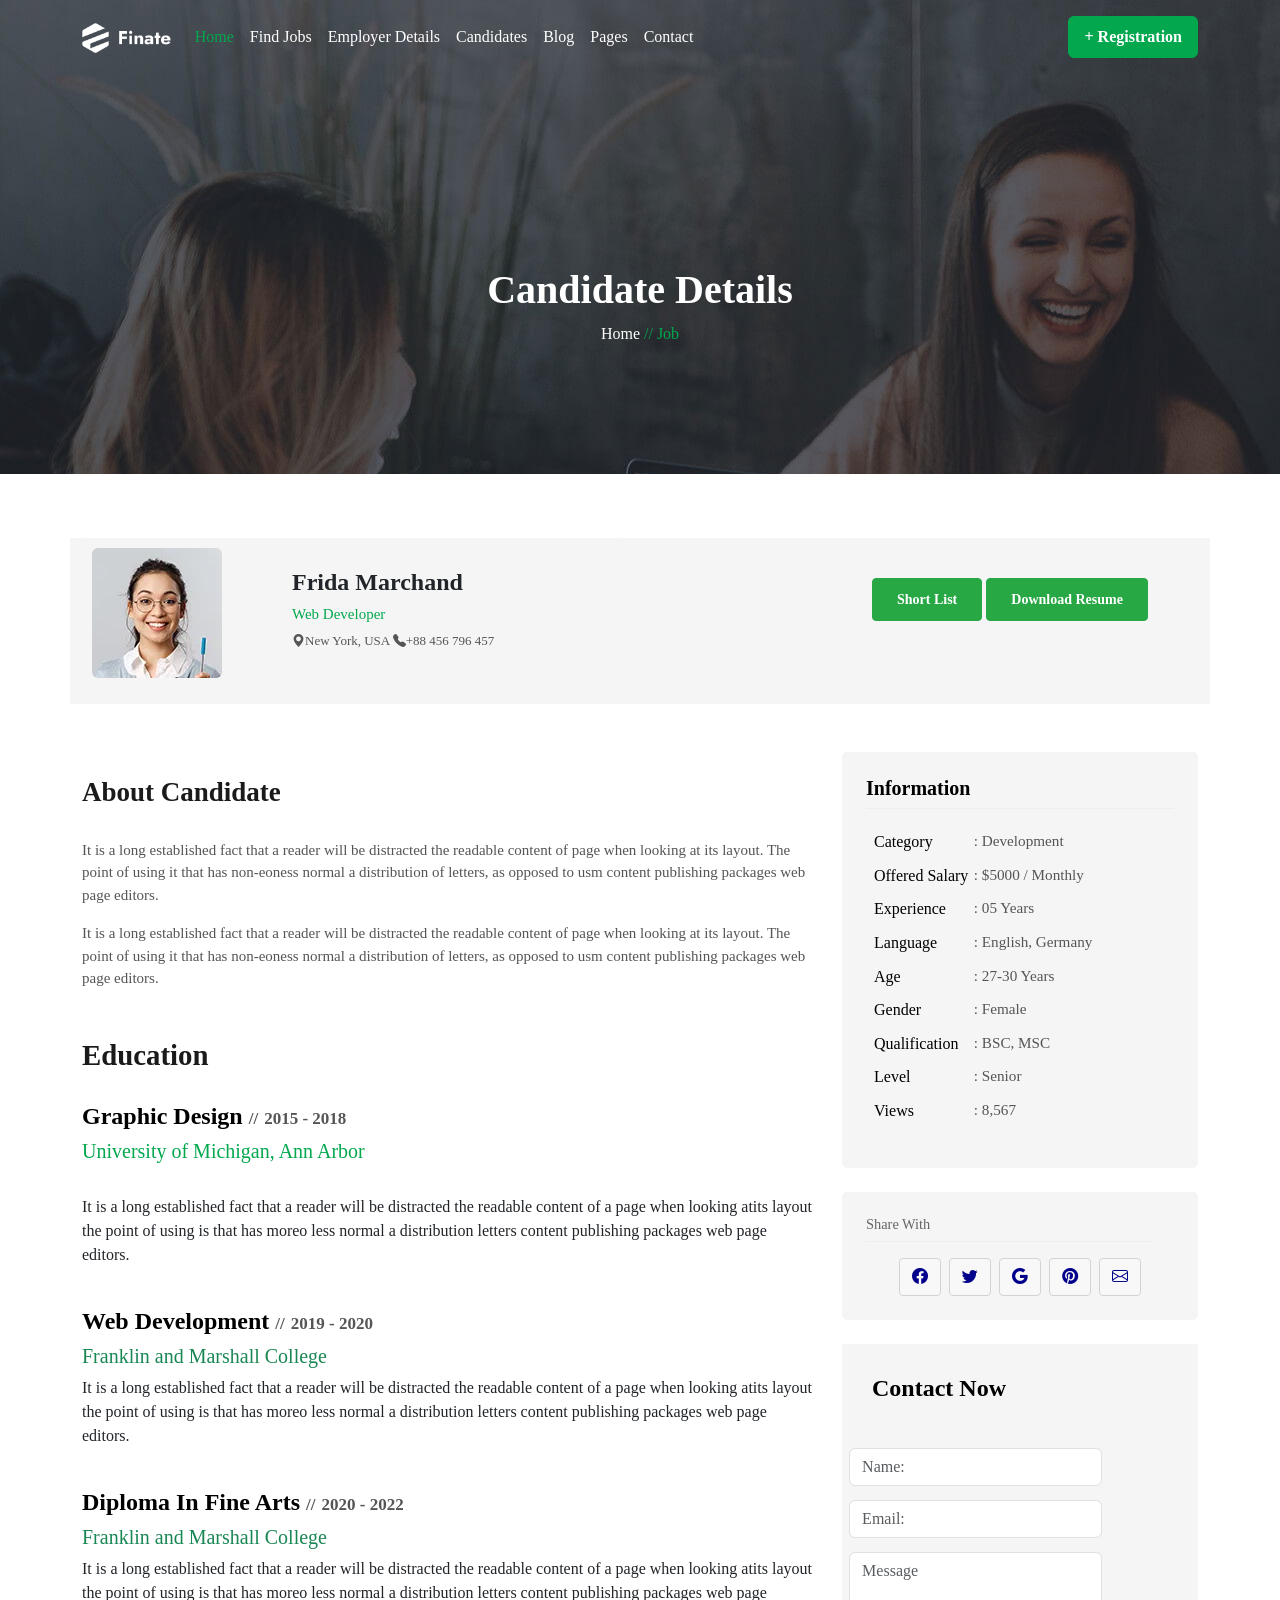
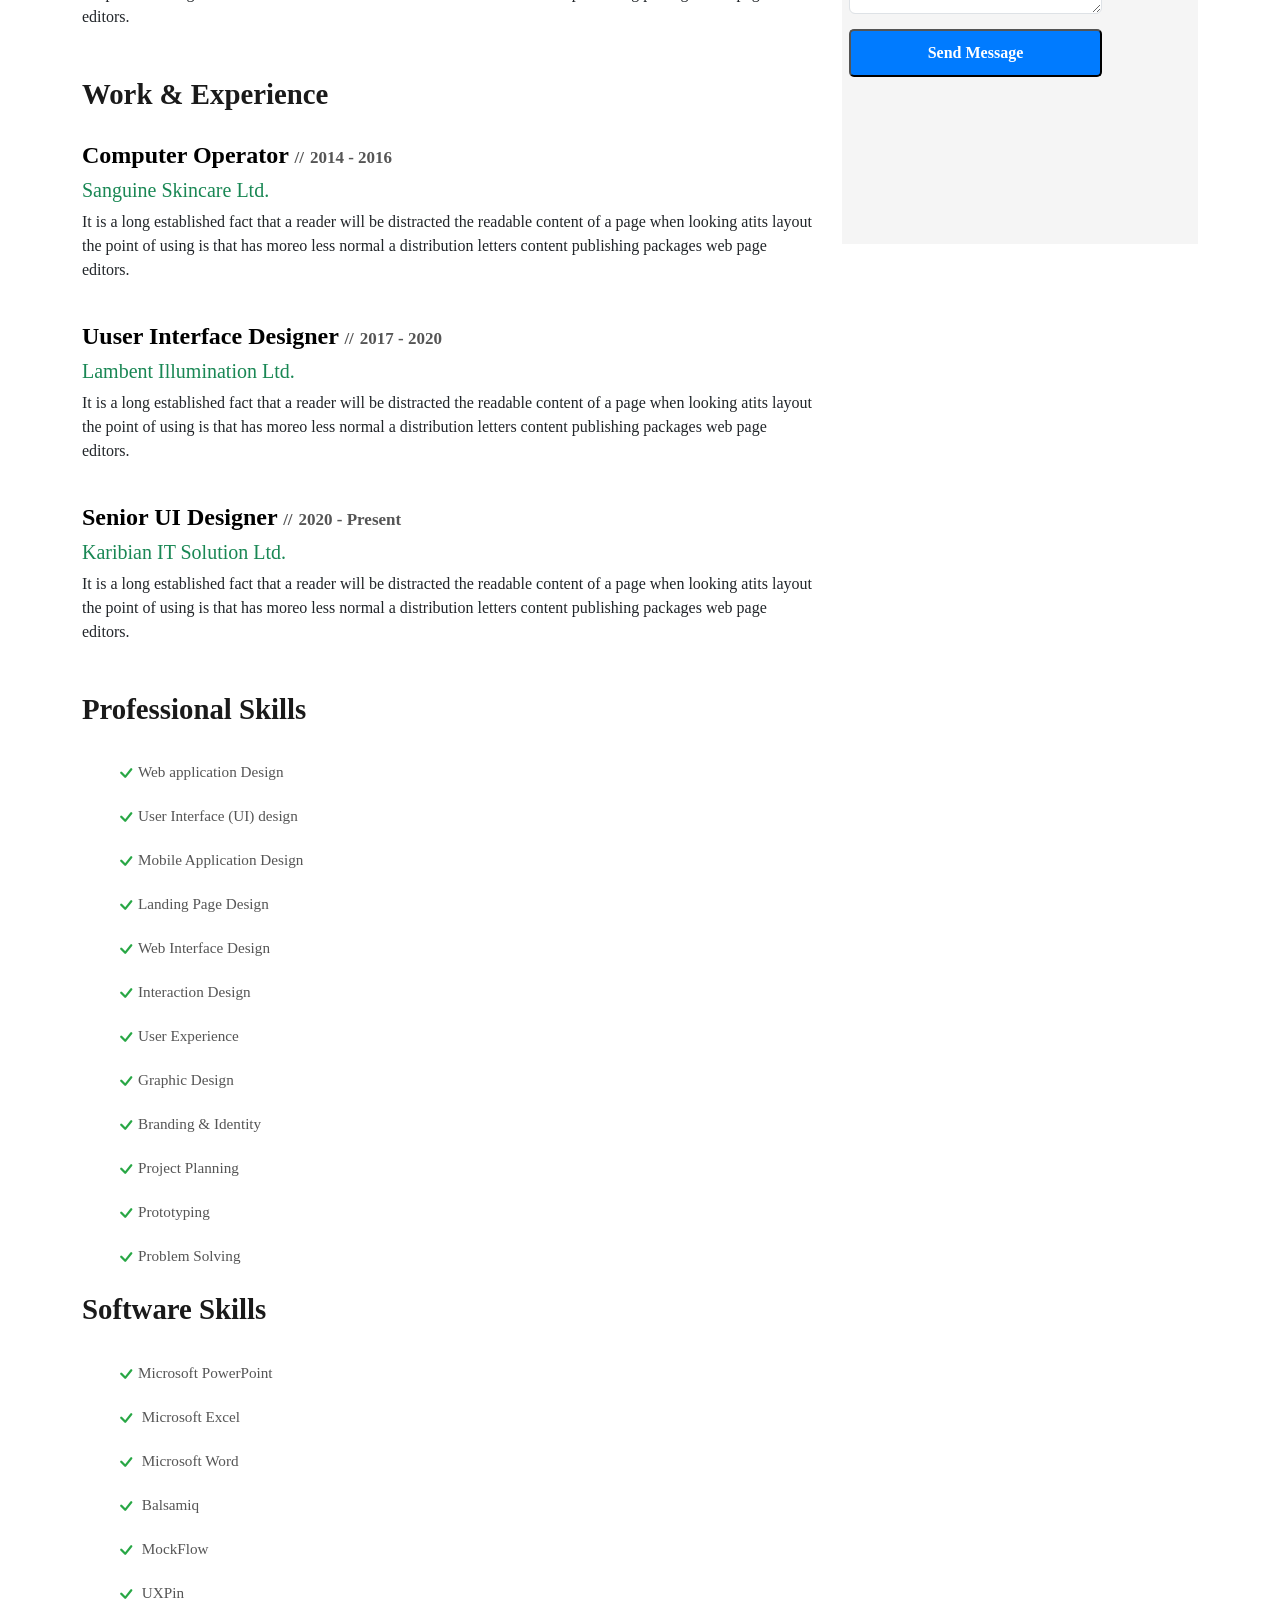
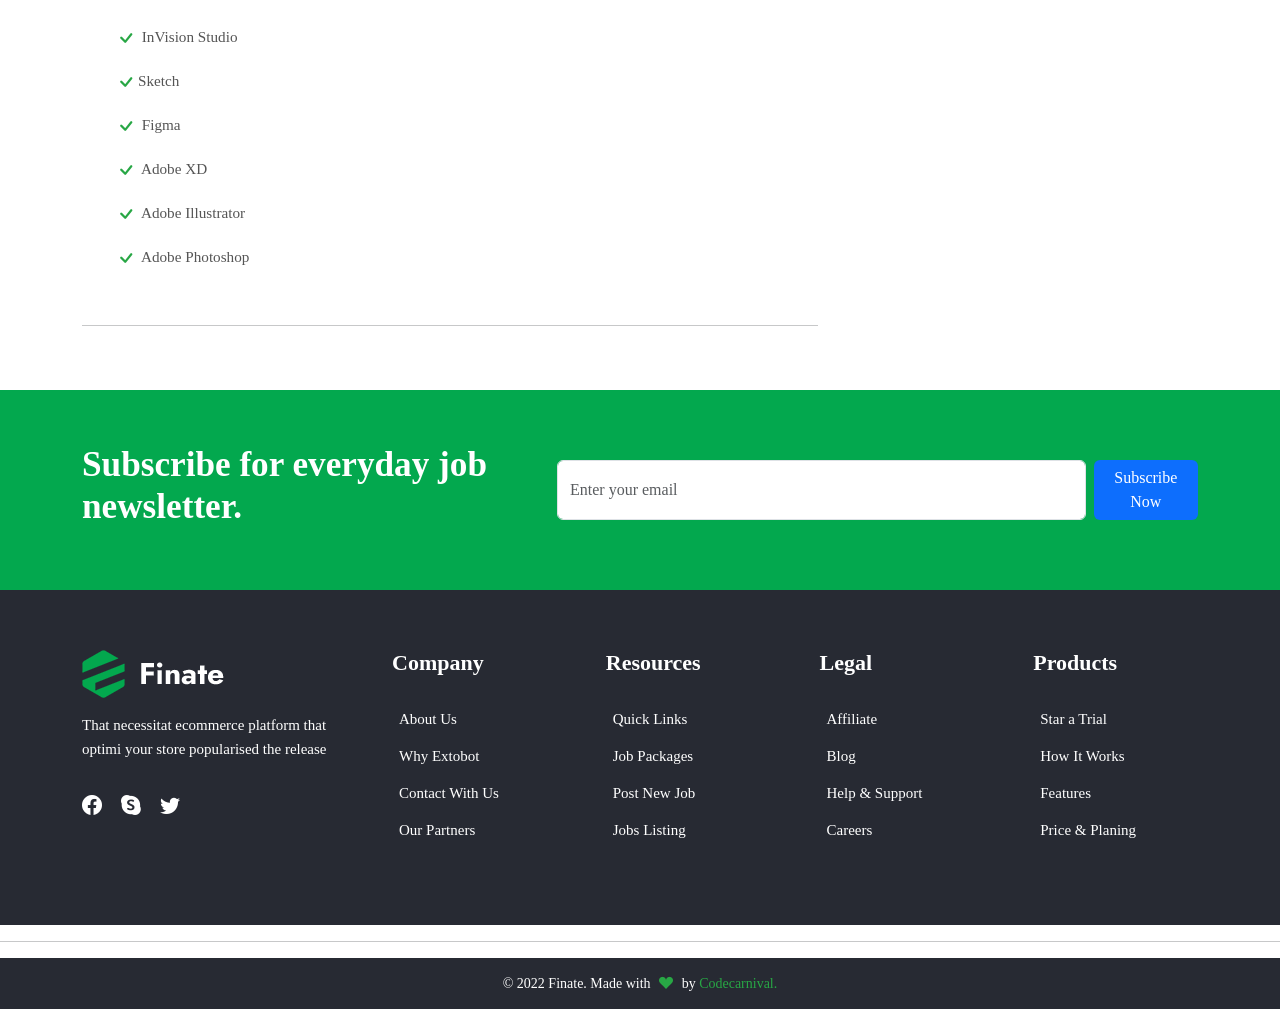
<file: candidate-details.html>
<!DOCTYPE html>
<html lang="en">

<head>
    <meta charset="UTF-8">
    <meta name="viewport" content="width=device-width, initial-scale=1.0">
    <link href="https://cdn.jsdelivr.net/npm/bootstrap@5.3.8/dist/css/bootstrap.min.css" rel="stylesheet"
        integrity="sha384-sRIl4kxILFvY47J16cr9ZwB07vP4J8+LH7qKQnuqkuIAvNWLzeN8tE5YBujZqJLB" crossorigin="anonymous">
    <link rel="stylesheet" href="https://cdnjs.cloudflare.com/ajax/libs/font-awesome/6.7.2/css/all.min.css">
    <link rel="stylesheet" href="https://cdn.jsdelivr.net/npm/bootstrap-icons@1.13.1/font/bootstrap-icons.min.css">
    <link rel="stylesheet" href="style.css">
    <title>finate</title>


</head>

<body>


    <div style="background-image: url(images/slider-bg.jpg);" class="im">
        <header class="main-header">
            <nav class="navbar navbar-expand-lg py-3">
                <div class="container">

                    <a class="navbar-brand" href="#">
                        <img src="images/logo-light.webp" alt="Logo">
                    </a>

                    <button class="navbar-toggler" type="button" data-bs-toggle="collapse"
                        data-bs-target="#navbarNavDropdown" aria-controls="navbarNavDropdown" aria-expanded="false"
                        aria-label="Toggle navigation">
                        <span class="navbar-toggler-icon"></span>
                    </button>

                    <div class="collapse navbar-collapse" id="navbarNavDropdown">
                        <ul class="navbar-nav me-auto mb-2 mb-lg-0 custom-nav-links">

                            <li class="nav-item">
                                <a class="nav-link active" aria-current="page" href="index.html"
                                    style="color: #03a84e !important;">Home</a>
                            </li>

                            <li class="nav-item dropdown">
                                <a style="color: white;" class="nav-link dropdown" href="#" id="findJobsDropdown"
                                    role="button" data-bs-toggle="dropdown" aria-expanded="false">
                                    Find Jobs
                                </a>
                                <ul class="dropdown-menu" aria-labelledby="findJobsDropdown">
                                    <li><a class="dropdown-item" href="jobs.html">Jobs</a></li>
                                    <li><a class="dropdown-item" href="jobsdetails.html">Jobs Details</a></li>
                                </ul>
                            </li>

                            <li class="nav-item">
                                <a style="color: white;" class="nav-link"
                                    href="employers-details.html">Employer Details</a>
                            </li>

                            <li class="nav-item dropdown">
                                <a style="color: white;" class="nav-link dropdown" href="#" id="candidatesDropdown"
                                    role="button" data-bs-toggle="dropdown" aria-expanded="false">
                                    Candidates
                                </a>
                                <ul class="dropdown-menu" aria-labelledby="candidatesDropdown">
                                    <li><a class="dropdown-item" href="candidates.html">Candidates</a></li>
                                    <li><a class="dropdown-item" href="candidate-details.html">Candidates
                                            Details</a></li>
                                </ul>
                            </li>

                            <li class="nav-item dropdown">
                                <a style="color: white;" class="nav-link dropdown" href="#" id="blogDropdown"
                                    role="button" data-bs-toggle="dropdown" aria-expanded="false">
                                    Blog
                                </a>
                                <ul class="dropdown-menu" aria-labelledby="blogDropdown">
                                    <li><a class="dropdown-item" href="Grid.html">Blog Grid</a></li>
                                    <li><a class="dropdown-item" href="blog-left-sidebar.html">Blog Left
                                            Sidebar</a></li>
                                    <li><a class="dropdown-item" href="blog-right-sidebar.html">Blog Right
                                            Sidebar</a></li>
                                    <li><a class="dropdown-item" href="blog-details.html">Blog Details</a>
                                    </li>
                                </ul>
                            </li>

                            <li class="nav-item dropdown">
                                <a style="color: white;" class="nav-link dropdown" href="#" id="pagesDropdown"
                                    role="button" data-bs-toggle="dropdown" aria-expanded="false">
                                    Pages
                                </a>
                                <ul class="dropdown-menu" aria-labelledby="pagesDropdown">
                                    <li><a class="dropdown-item" href="about-us.html">About us</a></li>
                                    <li><a class="dropdown-item" href="login.html">Login</a></li>
                                    <li><a class="dropdown-item" href="registration.html">Registration</a>
                                    </li>
                                    <li><a class="dropdown-item" href="page-not-found.html">Pages Not
                                            Found</a></li>
                                </ul>
                            </li>

                            <li class="nav-item">
                                <a style="color: white ;" class="nav-link" href="contact.html">Contact</a>
                            </li>
                        </ul>

                        <div class="d-flex ms-lg-auto">
                            <a href="registration.html" class="btn btn-success fw-bold register-btn" role="button">
                                + Registration
                            </a>
                        </div>

                    </div>
                </div>
            </nav>
        </header>


        <div style="text-align: center;" class="content">
           
            <h1 style="text-align: center; font-weight: bold;">Candidate Details</h1>
            <a style="text-decoration: none; color: white;" href="index.html">Home     <span style="text-decoration: none; color: #03a84e;">      //     Job</span></a>

            </div>
    </div>


    </div>
 

    <div style="background-color: whitesmoke;" class="container">
        <div class="row">
            <div class="col-lg-8">
               <div class="card mb-3" style="max-width: 540px; background-color: whitesmoke; border: none;">
  <div class="row g-0">
    <div class="col-md-4">
      <img style="padding: 10px;" src="images/frida.webp" class="img-fluid rounded-4" alt="...">
    </div>
    <div class="col-md-8">
      <div style="padding: 30px;" class="card-body">
        <h4 style="font-weight: bold;" class="card-title">Frida Marchand</h4>
       <h5 style="color: #03a84e; font-size: 15px;" >Web Developer</h5>
       <div style="color: #555; gap: 10px; font-size: 13px;" class="tag">
       <i class="bi bi-geo-alt-fill"></i><span>New York, USA</span>
       <i class="bi bi-telephone-fill"></i><span>+88 456 796 457</span>
       </div>
      
    

      </div>
    </div>
  </div>
  
  
</div>


   
 
            </div>
            <div class="col-lg-4">
                 <div  style="padding: 30px;" class="card-body">
                    
     <a style="margin-top: 10px;" href="#" class="btn btn-success btn-lg apply-btn">Short List</a>   
     <a style="margin-top: 10px;" href="#" class="btn btn-success btn-lg apply-btn">Download Resume</a>
       </div>
      
    

      </div>
            </div>
        </div>
    </div>  

  


<div class="container my-5">
    <div class="row">

        <div class="col-lg-8 col-lg-5">

            <section  style="color: #555; font-size: 15px; font-family: Jostsans-serif;"  class="mb-4">
                <h2  class="section-title">About Candidate</h2>
                <p>It is a long established fact that a reader will be distracted the readable content of page when looking at its layout. The point of using it that has non-eoness normal a distribution of letters, as opposed to usm content publishing packages web page editors.</p>
                <p>It is a long established fact that a reader will be distracted the readable content of page when looking at its layout. The point of using it that has non-eoness normal a distribution of letters, as opposed to usm content publishing packages web page editors.</p>
            </section>
            <hr class="d-lg-none"> <section class="mb-4">
                <h2 class="section-title">Education</h2>
                 <h4 style="color: black;" class="title fw-bold">Graphic Design <span style="font-size: 17px; color: #555;">//</span> <span  style="font-size: 17px; color: #555;">2015 - 2018</span></h4>
                    <h5 style="color: #03a84e;" class="sub-title">University of Michigan, Ann Arbor</h5><br>
                    <p class="desc">It is a long established fact that a reader will be distracted the readable content of a page when looking atits layout the point of using is that has moreo less normal a distribution letters content publishing packages web page editors.</p>
                    <br>
                    <h4 style="color: black;" class="title fw-bold">Web Development <span  style="font-size: 17px; color: #555;">//</span> <span  style="font-size: 17px; color: #555;">2019 - 2020</span></h4>
                    <h5 class="sub-title text-success">Franklin and Marshall College</h5>
                    <p class="desc">It is a long established fact that a reader will be distracted the readable content of a page when looking atits layout the point of using is that has moreo less normal a distribution letters content publishing packages web page editors.</p>
                   <br>
                    <h4 style="color:black;" class="title fw-bold">Diploma In Fine Arts <span  style="font-size: 17px; color: #555;">//</span> <span  style="font-size: 17px; color: #555;">2020 - 2022</span></h4>
                    <h5 class="sub-title text-success">Franklin and Marshall College</h5>
                    <p class="desc">It is a long established fact that a reader will be distracted the readable content of a page when looking atits layout the point of using is that has moreo less normal a distribution letters content publishing packages web page editors.</p>
            </section>
            
            <section class="mb-4">
                <h2 class="section-title">Work & Experience</h2>
                <h4 style="color: black;" class="title fw-bold ">Computer Operator <span style="color: #555; font-size: 17px;">//</span> <span style="color: #555; font-size: 17px;">2014 - 2016</span></h4>
                    <h5 class="sub-title text-success">Sanguine Skincare Ltd.</h5>
                    <p class="desc">It is a long established fact that a reader will be distracted the readable content of a page when looking atits layout the point of using is that has moreo less normal a distribution letters content publishing packages web page editors.</p>
                    <br>
                    <h4 style="color: black;" class="title fw-bold ">Uuser Interface Designer <span style="color: #555; font-size: 17px;">//</span> <span style="color: #555; font-size: 17px;">2017 - 2020</span></h4>
                    <h5 class="sub-title text-success">Lambent Illumination Ltd.</h5>
                    <p class="desc">It is a long established fact that a reader will be distracted the readable content of a page when looking atits layout the point of using is that has moreo less normal a distribution letters content publishing packages web page editors.</p>
                     <br>
                   <h4 style="color: black;" class="title fw-bold">Senior UI Designer <span style="color: #555; font-size: 17px;">//</span> <span style="color: #555; font-size: 17px;">2020 - Present</span></h4>
                    <h5 class="sub-title text-success">Karibian IT Solution Ltd.</h5>
                    <p class="desc">It is a long established fact that a reader will be distracted the readable content of a page when looking atits layout the point of using is that has moreo less normal a distribution letters content publishing packages web page editors.</p>
            </section>

            

            <section class="mb-5">
                <h2 class="section-title">Professional Skills</h2>
                <ul class=" custom-list">
                    <li><i class="bi bi-check"></i>Web application Design</li>
                    <li><i class="bi bi-check"></i>User Interface (UI) design</li>
                    <li><i class="bi bi-check"></i>Mobile Application Design</li>
                    <li><i class="bi bi-check"></i>Landing Page Design</li>
                    <li><i class="bi bi-check"></i>Web Interface Design</li>
                    <li><i class="bi bi-check"></i>Interaction Design</li>
                    <li><i class="bi bi-check"></i>User Experience</li>
                    <li><i class="bi bi-check"></i>Graphic Design</li>
                    <li><i class="bi bi-check"></i>Branding & Identity</li>
                    <li><i class="bi bi-check"></i>Project Planning</li>
                    <li><i class="bi bi-check"></i>Prototyping</li>
                    <li><i class="bi bi-check"></i>Problem Solving</li>
                    
                </ul>
                <h2  class="section-title">Software Skills</h2>
                <ul class=" custom-list">
                    <li><i class="bi bi-check"></i>Microsoft PowerPoint </li>
                    <li><i class="bi bi-check"></i> Microsoft Excel</li>
                    <li><i class="bi bi-check"></i> Microsoft Word</li>
                    <li><i class="bi bi-check"></i> Balsamiq</li>
                    <li><i class="bi bi-check"></i> MockFlow</li>
                    <li><i class="bi bi-check"></i> UXPin</li>
                    <li><i class="bi bi-check"></i> InVision Studio</li>
                    <li><i class="bi bi-check"></i>Sketch</li>
                    <li><i class="bi bi-check"></i> Figma</li>
                    <li><i class="bi bi-check"></i> Adobe XD</li>
                    <li><i class="bi bi-check"></i> Adobe Illustrator</li>
                    <li><i class="bi bi-check"></i> Adobe Photoshop</li>
                    
                </ul>
            </section>
            <hr>

           
        </div>

        <div class="col-lg-4">

            <div class="card summary-card p-4 mb-4">
                <h3 class="summary-title">Information</h3>
                <table class="table table-borderless summary-table">
                    <tbody>
                        <tr><th>Category</th><td>: Development</td></tr>
                        <tr><th>Offered Salary	</th><td>: $5000 / Monthly</td></tr>
                        <tr><th>Experience</th><td>: 05 Years</td></tr>
                        <tr><th>Language</th><td>: English, Germany</td></tr>
                        <tr><th>Age</th><td>:  27-30 Years</td></tr>
                        <tr><th>Gender</th><td>: Female</td></tr>
                        <tr><th>Qualification</th><td>: BSC, MSC</td></tr>
                        <tr><th>Level</th><td>: Senior</td></tr>
                        <tr><th>Views</th><td>: 8,567</td></tr>
                       
                    </tbody>
                </table>
            </div>
            
            <hr class="d-lg-none">

            <div class="card share-card p-4 mb-4">
                <h3 class="share-title">Share With</h3>
                <div class="d-flex justify-content-center share-icons">
                    <a href="#" class="btn me-2"><i class="bi bi-facebook"></i></a>
                    <a href="#" class="btn me-2"><i class="bi bi-twitter"></i></a>
                    <a href="#" class="btn me-2"><i class="bi bi-google"></i></a>
                    <a href="#" class="btn me-2"><i class="bi bi-pinterest"></i></a>
                    <a href="#" class="btn"><i class="bi bi-envelope"></i></a>
                </div>
            </div>
<div style="background-color: whitesmoke; height: 500px;" class="widget-item widget-contact">
                    <div class="widget">
                        <h3 style="color: black; font-size: 1.5rem;  font-weight: bold; padding: 30px;" class="title">
                            Contact Now</h3>
                    </div>
                    <div class="widget-form">
                        <form id="contact-form" action="https://whizthemes.com/mail-php/raju/arden/mail.php"
                            method="POST">
                            <div class="row">
                                <div class="col-md-12">
                                    <div class="form-group">
                                        <input class="form-control" type="text" name="con_name" placeholder="Name:">
                                    </div>
                                </div>
                                <div class="col-md-12">
                                    <div class="form-group">
                                        <input class="form-control" type="email" name="con_email" placeholder="Email:">
                                    </div>
                                </div>
                                <div class="col-md-12">
                                    <div class="form-group">
                                        <textarea class="form-control" name="con_message"
                                            placeholder="Message"></textarea>
                                    </div>
                                </div>
                                <div class="col-md-12">
                                    <div class="form-group mb--0">
                                        <button class="btn-theme d-block w-100" type="submit">Send Message</button>
                                    </div>
                                </div>
                            </div>
                        </form>

                    </div>

                </div>
            </div>

        </div>
    </div>
    </div>

           

        </div>

    </div>
</div>

            </div>
        </div>
    </div>
   

    <footer>
        <div style="background-color: #03a84e; width: 100%; height: 200px;"
            class="container-fluid d-flex align-items-center">
            <div class="container">
                <div class="row d-flex align-items-center">

                    <div class="col-12 col-md-5">
                        <div class="news">
                            <h4 style="font-size: 2.2rem;" class="text-white fw-bold">Subscribe for everyday job
                                newsletter.</h4>
                        </div>
                    </div>

                    <div class="col-12 col-md-7">
                        <div class="footer-newsletter-form">
                            <form action="#" class="d-flex">
                                <input type="email" placeholder="Enter your email" class="form-control me-2">
                                <button type="submit" class="btn btn-primary btn-newsletter">Subscribe Now</button>
                            </form>
                        </div>
                    </div>

                </div>
            </div>
        </div>
    </footer>


    <footer class="main-footer">
        <div style="background-color: #272a33;" class="container-fluid">
            <div class="container pt--60 pb--60">
                <div class="row">

                    <div style="margin-bottom: 30px;" class="col-md-6 col-lg-3">
                        <div class="logoindex">
                            <a href="index.html">
                                <img class="logo-main" src="images/logo-light-theme.png" alt="Logo" />
                            </a>
                        </div>
                        <p class="ptext">That necessitat ecommerce platform that optimi your store popularised the
                            release</p>
                        <div class="icons">
                            <a href="https://www.facebook.com" target="_blank" rel="noopener"><i
                                    class="bi bi-facebook"></i></a>
                            <a href="https://www.skype.com" target="_blank" rel="noopener"><i
                                    class="bi bi-skype"></i></a>
                            <a href="https://twitter.com" target="_blank" rel="noopener"><i
                                    class="bi bi-twitter"></i></a>
                        </div>
                    </div>

                    <div class="col-md-6 col-lg-9">
                        <div class="row">
                            <div class="col-md-3 col-lg-3">
                                <div class="widget-item nav-menu-item1">
                                    <h4 class="widget-title">Company</h4>
                                    <h4 class="widget-collapsed-title collapsed" data-bs-toggle="collapse"
                                        data-bs-target="#widgetId-1">Company</h4>
                                    <div id="widgetId-1" class="collapse widget-collapse-body">
                                        <div class="collapse-body">
                                            <div class="widget-menu-wrap">
                                                <ul style="list-style: none;" class="nav-menu">
                                                    <li><a href="about-us.html">About Us</a></li>
                                                    <li><a href="about-us.html">Why Extobot</a></li>
                                                    <li><a href="contact.html">Contact With Us</a></li>
                                                    <li><a href="contact.html">Our Partners</a></li>
                                                </ul>
                                            </div>
                                        </div>
                                    </div>
                                </div>
                            </div>

                            <div class="col-md-3 col-lg-3">
                                <div class="widget-item nav-menu-item2">
                                    <h4 class="widget-title">Resources</h4>
                                    <h4 class="widget-collapsed-title collapsed" data-bs-toggle="collapse"
                                        data-bs-target="#widgetId-2">Resources</h4>
                                    <div id="widgetId-2" class="collapse widget-collapse-body">
                                        <div class="collapse-body">
                                            <div class="widget-menu-wrap">
                                                <ul style="list-style: none;" class="nav-menu">
                                                    <li><a href="account-login.html">Quick Links</a></li>
                                                    <li><a href="job.html">Job Packages</a></li>
                                                    <li><a href="job.html">Post New Job</a></li>
                                                    <li><a href="job.html">Jobs Listing</a></li>
                                                </ul>
                                            </div>
                                        </div>
                                    </div>
                                </div>
                            </div>

                            <div class="col-md-3 col-lg-3">
                                <div class="widget-item nav-menu-item3">
                                    <h4 class="widget-title">Legal</h4>
                                    <h4 class="widget-collapsed-title collapsed" data-bs-toggle="collapse"
                                        data-bs-target="#widgetId-3">Legal</h4>
                                    <div id="widgetId-3" class="collapse widget-collapse-body">
                                        <div class="collapse-body">
                                            <div class="widget-menu-wrap">
                                                <ul style="list-style: none;" class="nav-menu">
                                                    <li><a href="account-login.html">Affiliate</a></li>
                                                    <li><a href="blog.html">Blog</a></li>
                                                    <li><a href="account-login.html">Help & Support</a></li>
                                                    <li><a href="job.html">Careers</a></li>
                                                </ul>
                                            </div>
                                        </div>
                                    </div>
                                </div>
                            </div>

                            <div class="col-md-3 col-lg-3">
                                <div class="widget-item nav-menu-item4">
                                    <h4 class="widget-title">Products</h4>
                                    <h4 class="widget-collapsed-title collapsed" data-bs-toggle="collapse"
                                        data-bs-target="#widgetId-4">Products</h4>
                                    <div id="widgetId-4" class="collapse widget-collapse-body">
                                        <div class="collapse-body">
                                            <div class="widget-menu-wrap">
                                                <ul style="list-style: none;" class="nav-menu">
                                                    <li><a href="account-login.html">Star a Trial</a></li>
                                                    <li><a href="about-us.html">How It Works</a></li>
                                                    <li><a href="account-login.html">Features</a></li>
                                                    <li><a href="about-us.html">Price & Planing</a></li>
                                                </ul>
                                            </div>
                                        </div>
                                    </div>
                                </div>
                            </div>
                        </div>
                    </div>

                </div>
            </div>
        </div>
        <hr>
        <div class="footer-bottom">
            <div class="container pt--0 pb--0">
                <div class="row">
                    <div class="col-12">
                        <div class="footer-bottom-content">
                            <p class="copyright">© 2022 Finate. Made with <i class="bi bi-suit-heart-fill"></i> by <a
                                    target="_blank" href="https://themeforest.net/user/codecarnival">Codecarnival.</a>
                            </p>
                        </div>
                    </div>
                </div>
            </div>
        </div>
    </footer>




    <script src="https://cdn.jsdelivr.net/npm/bootstrap@5.3.8/dist/js/bootstrap.bundle.min.js"
        integrity="sha384-FKyoEForCGlyvwx9Hj09JcYn3nv7wiPVlz7YYwJrWVcXK/BmnVDxM+D2scQbITxI"
        crossorigin="anonymous"></script>
</body>

</html>
</file>
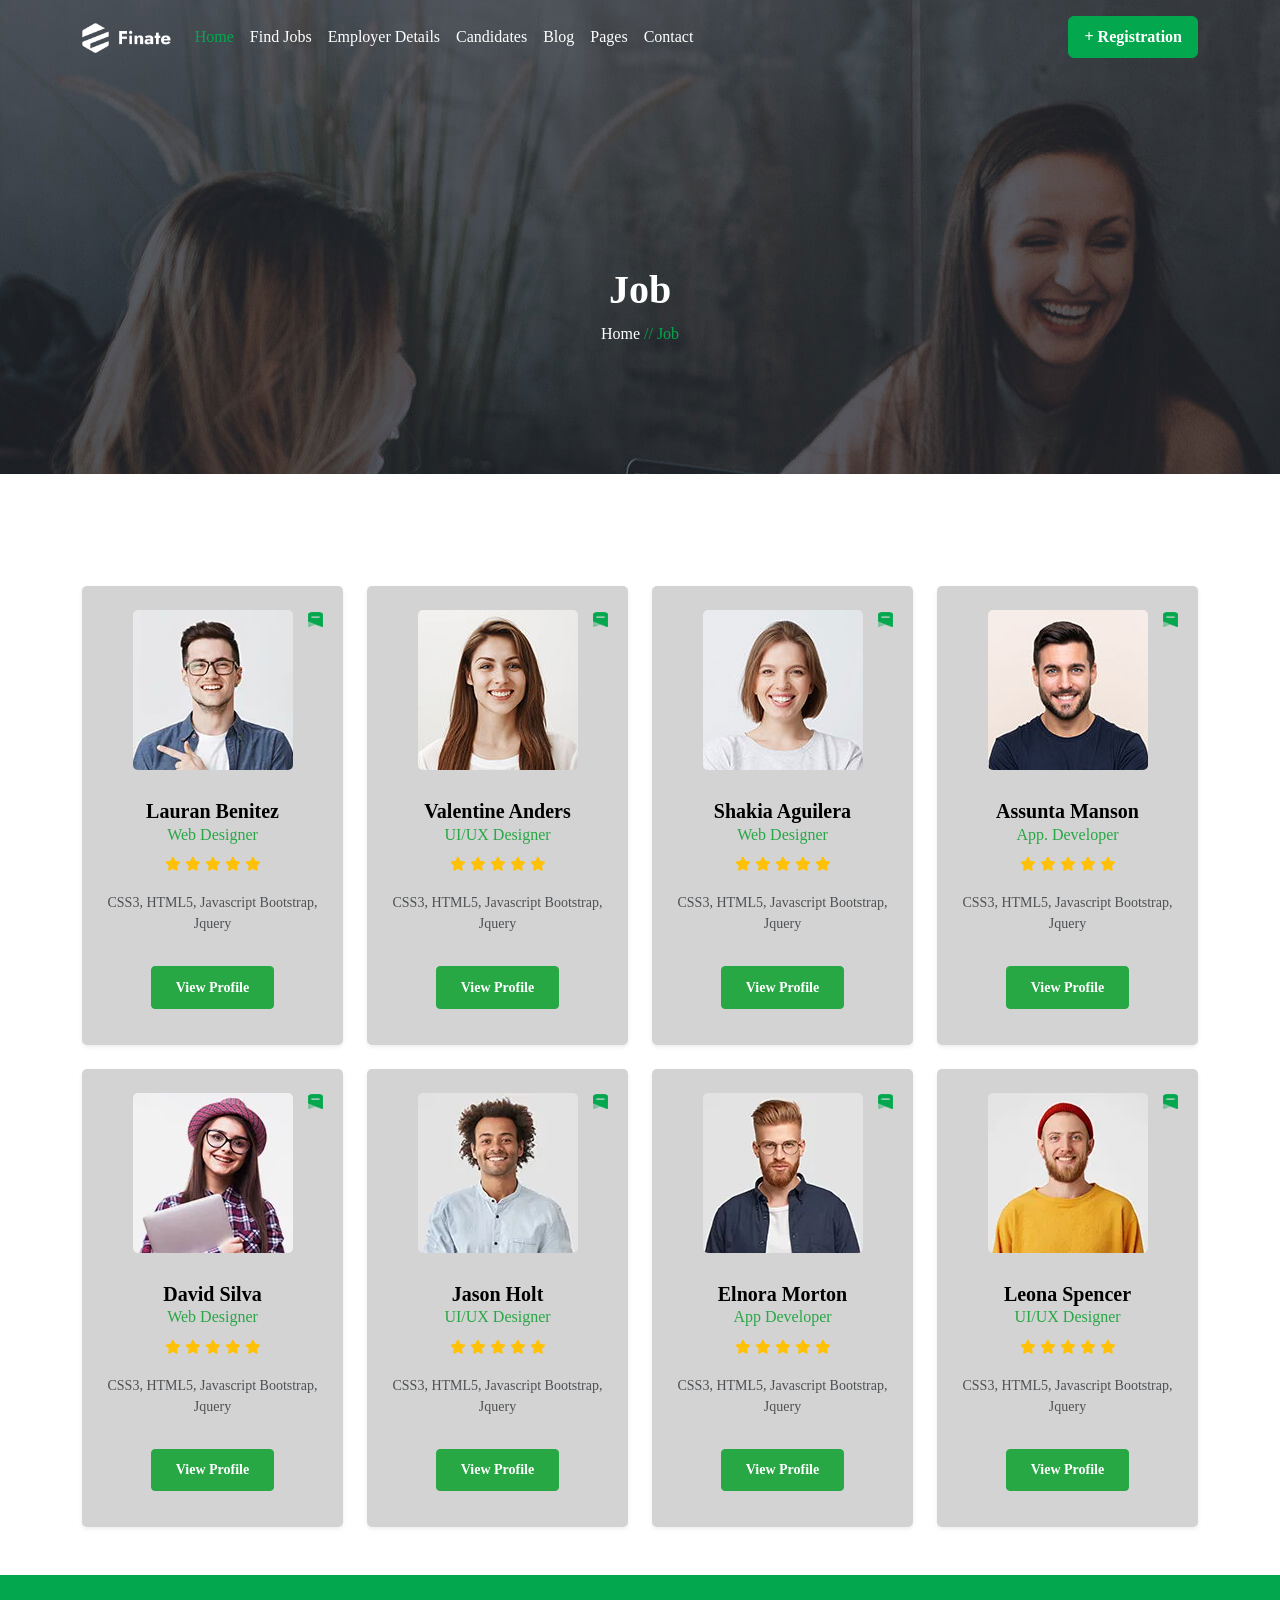
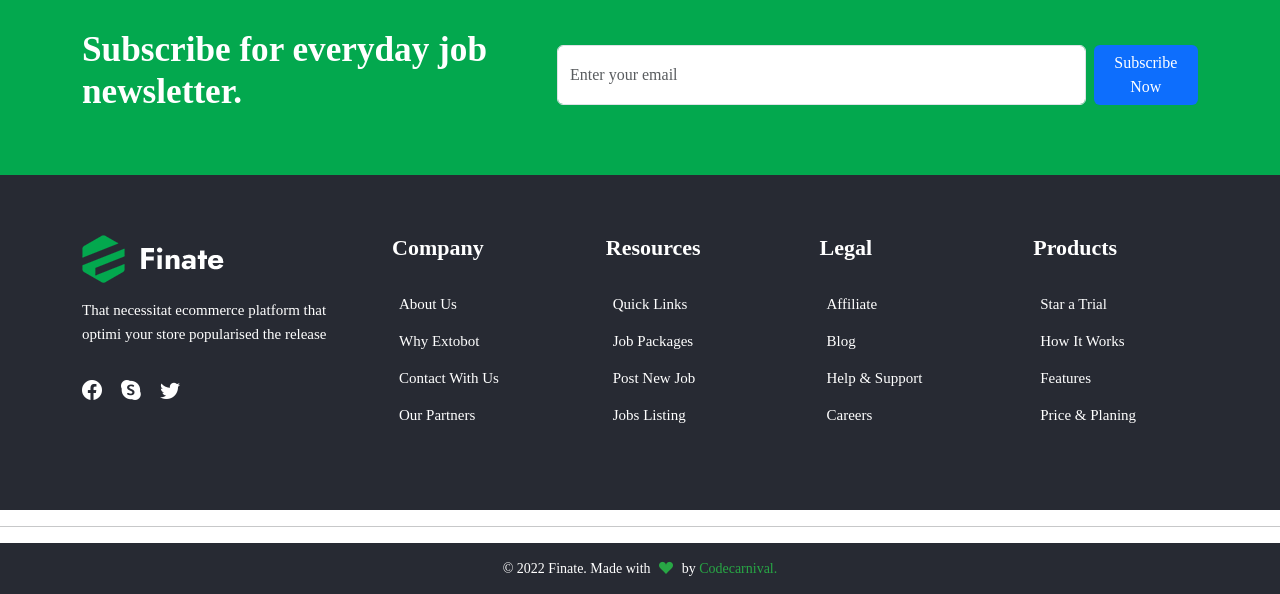
<file: candidates.html>
<!DOCTYPE html>
<html lang="en">

<head>
    <meta charset="UTF-8">
    <meta name="viewport" content="width=device-width, initial-scale=1.0">
    <link href="https://cdn.jsdelivr.net/npm/bootstrap@5.3.8/dist/css/bootstrap.min.css" rel="stylesheet"
        integrity="sha384-sRIl4kxILFvY47J16cr9ZwB07vP4J8+LH7qKQnuqkuIAvNWLzeN8tE5YBujZqJLB" crossorigin="anonymous">
    <link rel="stylesheet" href="https://cdnjs.cloudflare.com/ajax/libs/font-awesome/6.7.2/css/all.min.css">
    <link rel="stylesheet" href="https://cdn.jsdelivr.net/npm/bootstrap-icons@1.13.1/font/bootstrap-icons.min.css">
    <link rel="stylesheet" href="style.css">
    <title>finate</title>


</head>

<body>


    <div style="background-image: url(images/slider-bg.jpg);" class="im">
        <header class="main-header">
            <nav class="navbar navbar-expand-lg py-3">
                <div class="container">

                    <a class="navbar-brand" href="#">
                        <img src="images/logo-light.webp" alt="Logo">
                    </a>

                    <button class="navbar-toggler" type="button" data-bs-toggle="collapse"
                        data-bs-target="#navbarNavDropdown" aria-controls="navbarNavDropdown" aria-expanded="false"
                        aria-label="Toggle navigation">
                        <span class="navbar-toggler-icon"></span>
                    </button>

                    <div class="collapse navbar-collapse" id="navbarNavDropdown">
                        <ul class="navbar-nav me-auto mb-2 mb-lg-0 custom-nav-links">

                            <li class="nav-item">
                                <a class="nav-link active" aria-current="page" href="index.html"
                                    style="color: #03a84e !important;">Home</a>
                            </li>

                            <li class="nav-item dropdown">
                                <a style="color: white;" class="nav-link dropdown" href="#" id="findJobsDropdown"
                                    role="button" data-bs-toggle="dropdown" aria-expanded="false">
                                    Find Jobs
                                </a>
                                <ul class="dropdown-menu" aria-labelledby="findJobsDropdown">
                                    <li><a class="dropdown-item" href="jobs.html">Jobs</a></li>
                                    <li><a class="dropdown-item" href="jobsdetails.html">Jobs Details</a></li>
                                </ul>
                            </li>

                            <li class="nav-item">
                                <a style="color: white;" class="nav-link"
                                    href="employers-details.html">Employer Details</a>
                            </li>

                            <li class="nav-item dropdown">
                                <a style="color: white;" class="nav-link dropdown" href="#" id="candidatesDropdown"
                                    role="button" data-bs-toggle="dropdown" aria-expanded="false">
                                    Candidates
                                </a>
                                <ul class="dropdown-menu" aria-labelledby="candidatesDropdown">
                                    <li><a class="dropdown-item" href="candidates.html">Candidates</a></li>
                                    <li><a class="dropdown-item" href="candidate-details.html">Candidates
                                            Details</a></li>
                                </ul>
                            </li>

                            <li class="nav-item dropdown">
                                <a style="color: white;" class="nav-link dropdown" href="#" id="blogDropdown"
                                    role="button" data-bs-toggle="dropdown" aria-expanded="false">
                                    Blog
                                </a>
                                <ul class="dropdown-menu" aria-labelledby="blogDropdown">
                                    <li><a class="dropdown-item" href="Grid.html">Blog Grid</a></li>
                                    <li><a class="dropdown-item" href="blog-left-sidebar.html">Blog Left
                                            Sidebar</a></li>
                                    <li><a class="dropdown-item" href="blog-right-sidebar.html">Blog Right
                                            Sidebar</a></li>
                                    <li><a class="dropdown-item" href="blog-details.html">Blog Details</a>
                                    </li>
                                </ul>
                            </li>

                            <li class="nav-item dropdown">
                                <a style="color: white;" class="nav-link dropdown" href="#" id="pagesDropdown"
                                    role="button" data-bs-toggle="dropdown" aria-expanded="false">
                                    Pages
                                </a>
                                <ul class="dropdown-menu" aria-labelledby="pagesDropdown">
                                    <li><a class="dropdown-item" href="about-us.html">About us</a></li>
                                    <li><a class="dropdown-item" href="login.html">Login</a></li>
                                    <li><a class="dropdown-item" href="registration.html">Registration</a>
                                    </li>
                                    <li><a class="dropdown-item" href="page-not-found.html">Pages Not
                                            Found</a></li>
                                </ul>
                            </li>

                            <li class="nav-item">
                                <a style="color: white ;" class="nav-link" href="contact.html">Contact</a>
                            </li>
                        </ul>

                        <div class="d-flex ms-lg-auto">
                            <a href="registration.html" class="btn btn-success fw-bold register-btn" role="button">
                                + Registration
                            </a>
                        </div>

                    </div>
                </div>
            </nav>
        </header>


        <div style="text-align: center;" class="content">
           
            <h1 style="text-align: center; font-weight: bold;">Job</h1>
            <a style="text-decoration: none; color: white;" href="index.html">Home     <span style="text-decoration: none; color: #03a84e;">      //     Job</span></a>

            </div>
    </div>


    </div>
 
 <section class="py-5">
        <div class="container">
           

            <div class="row g-4">

                <div class="col-12 col-sm-6 col-lg-3">
                    <div class="card candidate-card h-100 shadow-sm border-0">
                        <a href="#" class="bookmark-icon">
                            <img src="images/bookmark2.webp" width="15" height="15" alt="Bookmark">
                        </a>
                        <a href="candidate-details.html" class="d-block text-center pt-4">
                            <img class="candidate-img" src="images/1 (1).webp" alt="Candidate Image 1">
                        </a>
                        <div class="card-body text-center">
                            <h4 class="card-title mb-1">
                                <a class="text-decoration-none text-dark" href="candidate-details.html">Lauran
                                    Benitez</a>
                            </h4>
                            <h5 class="card-subtitle mb-2 ">Web Designer</h5>
                            <div class="star mb-3">
                                <i class="fa-solid fa-star text-warning"></i>
                                <i class="fa-solid fa-star text-warning"></i>
                                <i class="fa-solid fa-star text-warning"></i>
                                <i class="fa-solid fa-star text-warning"></i>
                                <i class="fa-solid fa-star text-warning"></i>
                            </div>
                            <p class="card-text small text-muted">CSS3, HTML5, Javascript Bootstrap, Jquery</p>
                            <a href="candidate-details.html"
                                class="btn btn-success fw-bold apply-btn mt-3">View Profile</a>
                        </div>
                    </div>
                </div>

                <div class="col-12 col-sm-6 col-lg-3">
                    <div class="card candidate-card h-100 shadow-sm border-0">
                        <a href="#" class="bookmark-icon">
                            <img src="images/bookmark2.webp" width="15" height="15" alt="Bookmark">
                        </a>
                        <a href="candidate-details.html" class="d-block text-center pt-4">
                            <img class="candidate-img" src="images/2 (1).jpg" alt="Candidate Image 2">
                        </a>
                        <div class="card-body text-center">
                            <h4 class="card-title mb-1">
                                <a class="text-decoration-none text-dark" href="candidate-details.html">Valentine
                                    Anders</a>
                            </h4>
                            <h5 class="card-subtitle mb-2 ">UI/UX Designer</h5>
                            <div class="star mb-3">
                                <i class="fa-solid fa-star text-warning"></i>
                                <i class="fa-solid fa-star text-warning"></i>
                                <i class="fa-solid fa-star text-warning"></i>
                                <i class="fa-solid fa-star text-warning"></i>
                                <i class="fa-solid fa-star text-warning"></i>
                            </div>
                            <p class="card-text small text-muted">CSS3, HTML5, Javascript Bootstrap, Jquery</p>
                            <a href="candidate-details.html"
                                class="btn btn-success fw-bold apply-btn mt-3">View Profile</a>
                        </div>
                    </div>
                </div>

                <div class="col-12 col-sm-6 col-lg-3">
                    <div class="card candidate-card h-100 shadow-sm border-0">
                        <a href="#" class="bookmark-icon">
                            <img src="images/bookmark2.webp" width="15" height="15" alt="Bookmark">
                        </a>
                        <a href="candidate-details.html" class="d-block text-center pt-4">
                            <img class="candidate-img" src="images/3 (1).jpg" alt="Candidate Image 3">
                        </a>
                        <div class="card-body text-center">
                            <h4 class="card-title mb-1">
                                <a class="text-decoration-none text-dark" href="candidate-details.html">Shakia
                                    Aguilera</a>
                            </h4>
                            <h5 class="card-subtitle mb-2">Web Designer</h5>
                            <div class="star mb-3">
                                <i class="fa-solid fa-star text-warning"></i>
                                <i class="fa-solid fa-star text-warning"></i>
                                <i class="fa-solid fa-star text-warning"></i>
                                <i class="fa-solid fa-star text-warning"></i>
                                <i class="fa-solid fa-star text-warning"></i>
                            </div>
                            <p class="card-text small text-muted">CSS3, HTML5, Javascript Bootstrap, Jquery</p>
                            <a href="candidate-details.html"
                                class="btn btn-success fw-bold apply-btn mt-3">View Profile</a>
                        </div>
                    </div>
                </div>

                <div class="col-12 col-sm-6 col-lg-3">
                    <div class="card candidate-card h-100 shadow-sm border-0">
                        <a href="#" class="bookmark-icon">
                            <img src="images/bookmark2.webp" width="15" height="15" alt="Bookmark">
                        </a>
                        <a href="candidate-details.html" class="d-block text-center pt-4">
                            <img class="candidate-img" src="images/4 (1).jpg" alt="Candidate Image 4">
                        </a>
                        <div class="card-body text-center">
                            <h4 class="card-title mb-1">
                                <a class="text-decoration-none text-dark" href="candidate-details.html">Assunta
                                    Manson</a>
                            </h4>
                            <h5 class="card-subtitle mb-2 ">App. Developer</h5>
                            <div class="star mb-3">
                                <i class="fa-solid fa-star text-warning"></i>
                                <i class="fa-solid fa-star text-warning"></i>
                                <i class="fa-solid fa-star text-warning"></i>
                                <i class="fa-solid fa-star text-warning"></i>
                                <i class="fa-solid fa-star text-warning"></i>
                            </div>
                            <p class="card-text small text-muted">CSS3, HTML5, Javascript Bootstrap, Jquery</p>
                            <a href="candidate-details.html"
                                class="btn btn-success fw-bold apply-btn mt-3">View Profile</a>
                        </div>
                    </div>
                </div>
<div class="col-12 col-sm-6 col-lg-3">
                    <div class="card candidate-card h-100 shadow-sm border-0">
                        <a href="#" class="bookmark-icon">
                            <img src="images/bookmark2.webp" width="15" height="15" alt="Bookmark">
                        </a>
                        <a href="candidate-details.html" class="d-block text-center pt-4">
                            <img class="candidate-img" src="images/david silva.webp" alt="Candidate Image 1">
                        </a>
                        <div class="card-body text-center">
                            <h4 class="card-title mb-1">
                                <a class="text-decoration-none text-dark" href="candidate-details.html">David Silva</a>
                            </h4>
                            <h5 class="card-subtitle mb-2 ">Web Designer</h5>
                            <div class="star mb-3">
                                <i class="fa-solid fa-star text-warning"></i>
                                <i class="fa-solid fa-star text-warning"></i>
                                <i class="fa-solid fa-star text-warning"></i>
                                <i class="fa-solid fa-star text-warning"></i>
                                <i class="fa-solid fa-star text-warning"></i>
                            </div>
                            <p class="card-text small text-muted">CSS3, HTML5, Javascript Bootstrap, Jquery</p>
                            <a href="candidate-details.html"
                                class="btn btn-success fw-bold apply-btn mt-3">View Profile</a>
                        </div>
                    </div>
                </div>
                <div class="col-12 col-sm-6 col-lg-3">
                    <div class="card candidate-card h-100 shadow-sm border-0">
                        <a href="#" class="bookmark-icon">
                            <img src="images/bookmark2.webp" width="15" height="15" alt="Bookmark">
                        </a>
                        <a href="candidate-details.html" class="d-block text-center pt-4">
                            <img class="candidate-img" src="images/Jason Holt.webp" alt="Candidate Image 1">
                        </a>
                        <div class="card-body text-center">
                            <h4 class="card-title mb-1">
                                <a class="text-decoration-none text-dark" href="candidate-details.html">Jason Holt</a>
                            </h4>
                            <h5 class="card-subtitle mb-2 ">UI/UX Designer</h5>
                            <div class="star mb-3">
                                <i class="fa-solid fa-star text-warning"></i>
                                <i class="fa-solid fa-star text-warning"></i>
                                <i class="fa-solid fa-star text-warning"></i>
                                <i class="fa-solid fa-star text-warning"></i>
                                <i class="fa-solid fa-star text-warning"></i>
                            </div>
                            <p class="card-text small text-muted">CSS3, HTML5, Javascript Bootstrap, Jquery</p>
                            <a href="candidate-details.html"
                                class="btn btn-success fw-bold apply-btn mt-3">View Profile</a>
                        </div>
                    </div>
                </div>
                <div class="col-12 col-sm-6 col-lg-3">
                    <div class="card candidate-card h-100 shadow-sm border-0">
                        <a href="#" class="bookmark-icon">
                            <img src="images/bookmark2.webp" width="15" height="15" alt="Bookmark">
                        </a>
                        <a href="candidate-details.html" class="d-block text-center pt-4">
                            <img class="candidate-img" src="images/Elnora Morton.webp" alt="Candidate Image 1">
                        </a>
                        <div class="card-body text-center">
                            <h4 class="card-title mb-1">
                                <a class="text-decoration-none text-dark" href="candidate-details.html">Elnora Morton</a>
                            </h4>
                            <h5 class="card-subtitle mb-2 ">App Developer</h5>
                            <div class="star mb-3">
                                <i class="fa-solid fa-star text-warning"></i>
                                <i class="fa-solid fa-star text-warning"></i>
                                <i class="fa-solid fa-star text-warning"></i>
                                <i class="fa-solid fa-star text-warning"></i>
                                <i class="fa-solid fa-star text-warning"></i>
                            </div>
                            <p class="card-text small text-muted">CSS3, HTML5, Javascript Bootstrap, Jquery</p>
                            <a href="candidate-details.html"
                                class="btn btn-success fw-bold apply-btn mt-3">View Profile</a>
                        </div>
                    </div>
                </div>
                <div class="col-12 col-sm-6 col-lg-3">
                    <div class="card candidate-card h-100 shadow-sm border-0">
                        <a href="#" class="bookmark-icon">
                            <img src="images/bookmark2.webp" width="15" height="15" alt="Bookmark">
                        </a>
                        <a href="candidate-details.html" class="d-block text-center pt-4">
                            <img class="candidate-img" src="images/Leona Spencer.webp" alt="Candidate Image 1">
                        </a>
                        <div class="card-body text-center">
                            <h4 class="card-title mb-1">
                                <a class="text-decoration-none text-dark" href="candidate-details.html">Leona Spencer</a>
                            </h4>
                            <h5 class="card-subtitle mb-2 ">UI/UX Designer</h5>
                            <div class="star mb-3">
                                <i class="fa-solid fa-star text-warning"></i>
                                <i class="fa-solid fa-star text-warning"></i>
                                <i class="fa-solid fa-star text-warning"></i>
                                <i class="fa-solid fa-star text-warning"></i>
                                <i class="fa-solid fa-star text-warning"></i>
                            </div>
                            <p class="card-text small text-muted">CSS3, HTML5, Javascript Bootstrap, Jquery</p>
                            <a href="candidate-details.html"
                                class="btn btn-success fw-bold apply-btn mt-3">View Profile</a>
                        </div>
                    </div>
                </div>
            </div>
        </div>
    </section>

    <footer>
        <div style="background-color: #03a84e; width: 100%; height: 200px;"
            class="container-fluid d-flex align-items-center">
            <div class="container">
                <div class="row d-flex align-items-center">

                    <div class="col-12 col-md-5">
                        <div class="news">
                            <h4 style="font-size: 2.2rem;" class="text-white fw-bold">Subscribe for everyday job
                                newsletter.</h4>
                        </div>
                    </div>

                    <div class="col-12 col-md-7">
                        <div class="footer-newsletter-form">
                            <form action="#" class="d-flex">
                                <input type="email" placeholder="Enter your email" class="form-control me-2">
                                <button type="submit" class="btn btn-primary btn-newsletter">Subscribe Now</button>
                            </form>
                        </div>
                    </div>

                </div>
            </div>
        </div>
    </footer>


    <footer class="main-footer">
        <div style="background-color: #272a33;" class="container-fluid">
            <div class="container pt--60 pb--60">
                <div class="row">

                    <div style="margin-bottom: 30px;" class="col-md-6 col-lg-3">
                        <div class="logoindex">
                            <a href="index.html">
                                <img class="logo-main" src="images/logo-light-theme.png" alt="Logo" />
                            </a>
                        </div>
                        <p class="ptext">That necessitat ecommerce platform that optimi your store popularised the
                            release</p>
                        <div class="icons">
                            <a href="https://www.facebook.com" target="_blank" rel="noopener"><i
                                    class="bi bi-facebook"></i></a>
                            <a href="https://www.skype.com" target="_blank" rel="noopener"><i
                                    class="bi bi-skype"></i></a>
                            <a href="https://twitter.com" target="_blank" rel="noopener"><i
                                    class="bi bi-twitter"></i></a>
                        </div>
                    </div>

                    <div class="col-md-6 col-lg-9">
                        <div class="row">
                            <div class="col-md-3 col-lg-3">
                                <div class="widget-item nav-menu-item1">
                                    <h4 class="widget-title">Company</h4>
                                    <h4 class="widget-collapsed-title collapsed" data-bs-toggle="collapse"
                                        data-bs-target="#widgetId-1">Company</h4>
                                    <div id="widgetId-1" class="collapse widget-collapse-body">
                                        <div class="collapse-body">
                                            <div class="widget-menu-wrap">
                                                <ul style="list-style: none;" class="nav-menu">
                                                    <li><a href="about-us.html">About Us</a></li>
                                                    <li><a href="about-us.html">Why Extobot</a></li>
                                                    <li><a href="contact.html">Contact With Us</a></li>
                                                    <li><a href="contact.html">Our Partners</a></li>
                                                </ul>
                                            </div>
                                        </div>
                                    </div>
                                </div>
                            </div>

                            <div class="col-md-3 col-lg-3">
                                <div class="widget-item nav-menu-item2">
                                    <h4 class="widget-title">Resources</h4>
                                    <h4 class="widget-collapsed-title collapsed" data-bs-toggle="collapse"
                                        data-bs-target="#widgetId-2">Resources</h4>
                                    <div id="widgetId-2" class="collapse widget-collapse-body">
                                        <div class="collapse-body">
                                            <div class="widget-menu-wrap">
                                                <ul style="list-style: none;" class="nav-menu">
                                                    <li><a href="account-login.html">Quick Links</a></li>
                                                    <li><a href="job.html">Job Packages</a></li>
                                                    <li><a href="job.html">Post New Job</a></li>
                                                    <li><a href="job.html">Jobs Listing</a></li>
                                                </ul>
                                            </div>
                                        </div>
                                    </div>
                                </div>
                            </div>

                            <div class="col-md-3 col-lg-3">
                                <div class="widget-item nav-menu-item3">
                                    <h4 class="widget-title">Legal</h4>
                                    <h4 class="widget-collapsed-title collapsed" data-bs-toggle="collapse"
                                        data-bs-target="#widgetId-3">Legal</h4>
                                    <div id="widgetId-3" class="collapse widget-collapse-body">
                                        <div class="collapse-body">
                                            <div class="widget-menu-wrap">
                                                <ul style="list-style: none;" class="nav-menu">
                                                    <li><a href="account-login.html">Affiliate</a></li>
                                                    <li><a href="blog.html">Blog</a></li>
                                                    <li><a href="account-login.html">Help & Support</a></li>
                                                    <li><a href="job.html">Careers</a></li>
                                                </ul>
                                            </div>
                                        </div>
                                    </div>
                                </div>
                            </div>

                            <div class="col-md-3 col-lg-3">
                                <div class="widget-item nav-menu-item4">
                                    <h4 class="widget-title">Products</h4>
                                    <h4 class="widget-collapsed-title collapsed" data-bs-toggle="collapse"
                                        data-bs-target="#widgetId-4">Products</h4>
                                    <div id="widgetId-4" class="collapse widget-collapse-body">
                                        <div class="collapse-body">
                                            <div class="widget-menu-wrap">
                                                <ul style="list-style: none;" class="nav-menu">
                                                    <li><a href="account-login.html">Star a Trial</a></li>
                                                    <li><a href="about-us.html">How It Works</a></li>
                                                    <li><a href="account-login.html">Features</a></li>
                                                    <li><a href="about-us.html">Price & Planing</a></li>
                                                </ul>
                                            </div>
                                        </div>
                                    </div>
                                </div>
                            </div>
                        </div>
                    </div>

                </div>
            </div>
        </div>
        <hr>
        <div class="footer-bottom">
            <div class="container pt--0 pb--0">
                <div class="row">
                    <div class="col-12">
                        <div class="footer-bottom-content">
                            <p class="copyright">© 2022 Finate. Made with <i class="bi bi-suit-heart-fill"></i> by <a
                                    target="_blank" href="https://themeforest.net/user/codecarnival">Codecarnival.</a>
                            </p>
                        </div>
                    </div>
                </div>
            </div>
        </div>
    </footer>




    <script src="https://cdn.jsdelivr.net/npm/bootstrap@5.3.8/dist/js/bootstrap.bundle.min.js"
        integrity="sha384-FKyoEForCGlyvwx9Hj09JcYn3nv7wiPVlz7YYwJrWVcXK/BmnVDxM+D2scQbITxI"
        crossorigin="anonymous"></script>
</body>

</html>
</file>
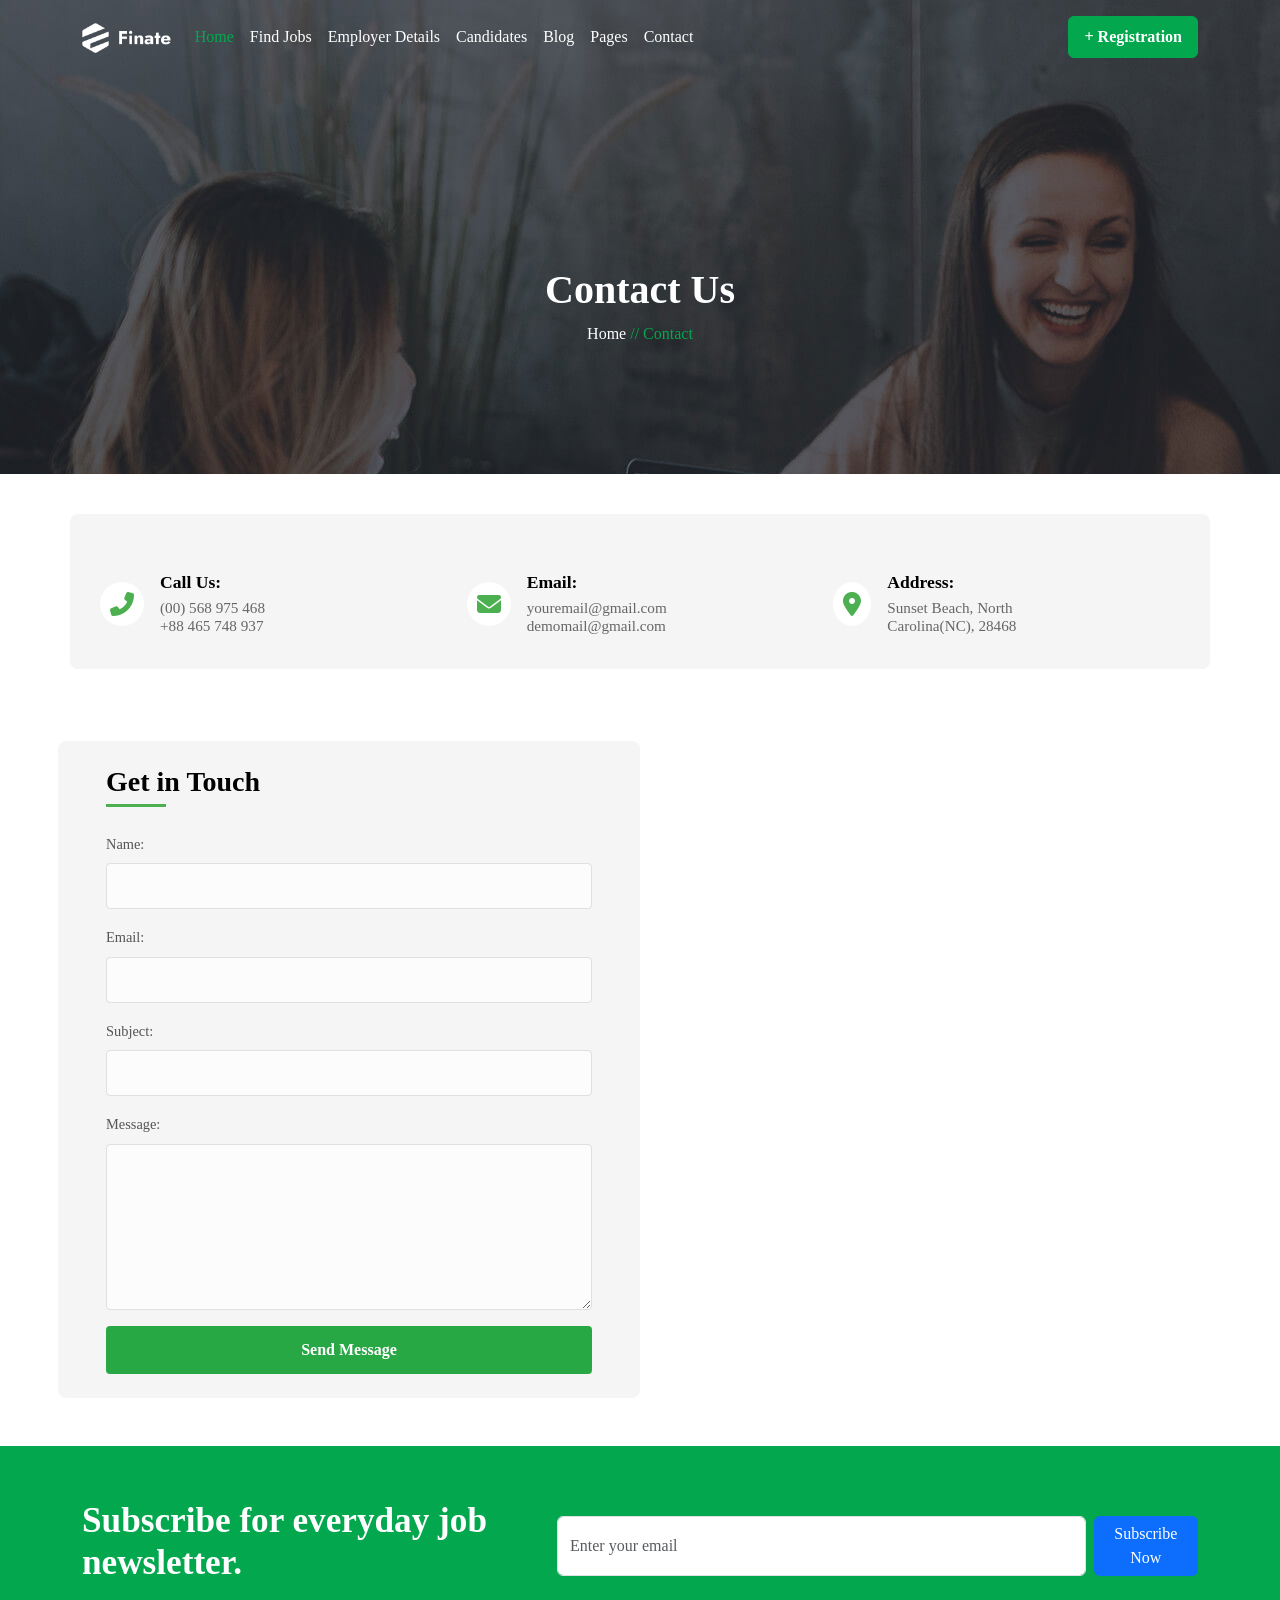
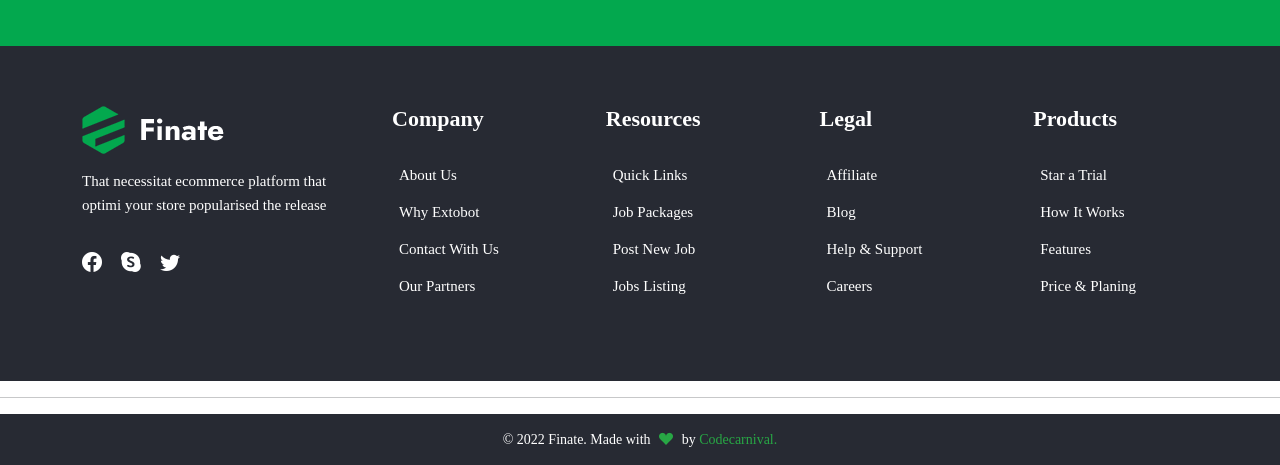
<file: contact.html>
<!DOCTYPE html>
<html lang="en">

<head>
    <meta charset="UTF-8">
    <meta name="viewport" content="width=device-width, initial-scale=1.0">
    <link href="https://cdn.jsdelivr.net/npm/bootstrap@5.3.8/dist/css/bootstrap.min.css" rel="stylesheet"
        integrity="sha384-sRIl4kxILFvY47J16cr9ZwB07vP4J8+LH7qKQnuqkuIAvNWLzeN8tE5YBujZqJLB" crossorigin="anonymous">
    <link rel="stylesheet" href="https://cdnjs.cloudflare.com/ajax/libs/font-awesome/6.7.2/css/all.min.css">
    <link rel="stylesheet" href="https://cdn.jsdelivr.net/npm/bootstrap-icons@1.13.1/font/bootstrap-icons.min.css">
    <link rel="stylesheet" href="style.css">
    <title>finate</title>


</head>

<body>


    <div style="background-image: url(images/slider-bg.jpg);" class="im">
        <header class="main-header">
            <nav class="navbar navbar-expand-lg py-3">
                <div class="container">

                    <a class="navbar-brand" href="#">
                        <img src="images/logo-light.webp" alt="Logo">
                    </a>

                    <button class="navbar-toggler" type="button" data-bs-toggle="collapse"
                        data-bs-target="#navbarNavDropdown" aria-controls="navbarNavDropdown" aria-expanded="false"
                        aria-label="Toggle navigation">
                        <span class="navbar-toggler-icon"></span>
                    </button>

                    <div class="collapse navbar-collapse" id="navbarNavDropdown">
                        <ul class="navbar-nav me-auto mb-2 mb-lg-0 custom-nav-links">

                            <li class="nav-item">
                                <a class="nav-link active" aria-current="page" href="index.html"
                                    style="color: #03a84e !important;">Home</a>
                            </li>

                            <li class="nav-item dropdown">
                                <a style="color: white;" class="nav-link dropdown" href="#" id="findJobsDropdown"
                                    role="button" data-bs-toggle="dropdown" aria-expanded="false">
                                    Find Jobs
                                </a>
                                <ul class="dropdown-menu" aria-labelledby="findJobsDropdown">
                                    <li><a class="dropdown-item" href="jobs.html">Jobs</a></li>
                                    <li><a class="dropdown-item" href="jobsdetails.html">Jobs Details</a></li>
                                </ul>
                            </li>

                            <li class="nav-item">
                                <a style="color: white;" class="nav-link"
                                    href="employers-details.html">Employer Details</a>
                            </li>

                            <li class="nav-item dropdown">
                                <a style="color: white;" class="nav-link dropdown" href="#" id="candidatesDropdown"
                                    role="button" data-bs-toggle="dropdown" aria-expanded="false">
                                    Candidates
                                </a>
                                <ul class="dropdown-menu" aria-labelledby="candidatesDropdown">
                                    <li><a class="dropdown-item" href="candidates.html">Candidates</a></li>
                                    <li><a class="dropdown-item" href="candidate-details.html">Candidates
                                            Details</a></li>
                                </ul>
                            </li>

                            <li class="nav-item dropdown">
                                <a style="color: white;" class="nav-link dropdown" href="#" id="blogDropdown"
                                    role="button" data-bs-toggle="dropdown" aria-expanded="false">
                                    Blog
                                </a>
                                <ul class="dropdown-menu" aria-labelledby="blogDropdown">
                                    <li><a class="dropdown-item" href="Grid.html">Blog Grid</a></li>
                                    <li><a class="dropdown-item" href="blog-left-sidebar.html">Blog Left
                                            Sidebar</a></li>
                                    <li><a class="dropdown-item" href="blog-right-sidebar.html">Blog Right
                                            Sidebar</a></li>
                                    <li><a class="dropdown-item" href="blog-details.html">Blog Details</a>
                                    </li>
                                </ul>
                            </li>

                            <li class="nav-item dropdown">
                                <a style="color: white;" class="nav-link dropdown" href="#" id="pagesDropdown"
                                    role="button" data-bs-toggle="dropdown" aria-expanded="false">
                                    Pages
                                </a>
                                <ul class="dropdown-menu" aria-labelledby="pagesDropdown">
                                    <li><a class="dropdown-item" href="about-us.html">About us</a></li>
                                    <li><a class="dropdown-item" href="login.html">Login</a></li>
                                    <li><a class="dropdown-item" href="registration.html">Registration</a>
                                    </li>
                                    <li><a class="dropdown-item" href="page-not-found.html">Pages Not
                                            Found</a></li>
                                </ul>
                            </li>

                            <li class="nav-item">
                                <a style="color: white ;" class="nav-link" href="contact.html">Contact</a>
                            </li>
                        </ul>

                        <div class="d-flex ms-lg-auto">
                            <a href="registration.html" class="btn btn-success fw-bold register-btn" role="button">
                                + Registration
                            </a>
                        </div>

                    </div>
                </div>
            </nav>
        </header>


        <div style="text-align: center;" class="content">

            <h1 style="text-align: center; font-weight: bold;">Contact Us</h1>
            <a style="text-decoration: none; color: white;" href="index.html">Home <span
                    style="text-decoration: none; color: #03a84e;"> // Contact</span></a>

        </div>
    </div>


    </div>

   
  <div class="container my-5">
    <div class="row finatebox1-contact-info-row  g-4 py-4 mb-5">
        
        <div class="col-lg-4 col-md-6 col-sm-12 finatebox1-info-card">
            <div class="d-flex align-items-start">
                <i class="fas fa-phone-alt fa-2x finatebox1-icon me-3"></i>
                <div>
                    <h5 class="finatebox1-title">Call Us:</h5>
                    <p class="mb-0">(00) 568 975 468</p>
                    <p class="mb-0">+88 465 748 937</p>
                </div>
            </div>
        </div>

        <div class="col-lg-4 col-md-6 col-sm-12 finatebox1-info-card">
            <div class="d-flex align-items-start">
                <i class="fas fa-envelope fa-2x finatebox1-icon me-3"></i>
                <div>
                    <h5 class="finatebox1-title">Email:</h5>
                    <p class="mb-0">youremail@gmail.com</p>
                    <p class="mb-0">demomail@gmail.com</p>
                </div>
            </div>
        </div>

        <div class="col-lg-4 col-md-12 col-sm-12 finatebox1-info-card">
            <div class="d-flex align-items-start">
                <i class="fas fa-map-marker-alt fa-2x finatebox1-icon me-3"></i>
                <div>
                    <h5 class="finatebox1-title">Address:</h5>
                    <p class="mb-0">Sunset Beach, North</p>
                    <p class="mb-0">Carolina(NC), 28468</p>
                </div>
            </div>
        </div>

    </div>
 <br>

    <div class="row finatebox2-main-row g-5">
        
        <div class="col-lg-6 finatebox2-form-col">
            <div class="finatebox2-form-container p-4">
                <h3 class="finatebox2-form-title">Get in Touch</h3>
                <hr class="finatebox2-title-underline">

                <form class="finatebox2-contact-form">
                    <div class="mb-3">
                        <label for="finatebox2-name" class="form-label">Name:</label>
                        <input type="text" class="form-control finatebox2-input" id="finatebox2-name" placeholder="">
                    </div>
                    <div class="mb-3">
                        <label for="finatebox2-email" class="form-label">Email:</label>
                        <input type="email" class="form-control finatebox2-input" id="finatebox2-email" placeholder="">
                    </div>
                    <div class="mb-3">
                        <label for="finatebox2-subject" class="form-label">Subject:</label>
                        <input type="text" class="form-control finatebox2-input" id="finatebox2-subject" placeholder="">
                    </div>
                    <div class="mb-3">
                        <label for="finatebox2-message" class="form-label">Message:</label>
                        <textarea class="form-control finatebox2-textarea" id="finatebox2-message" rows="6"></textarea>
                    </div>
                    
                    <button type="submit" class="btn finatebox2-submit-btn">Send Message</button>
                </form>
            </div>
        </div>
        
        <div class="col-lg-6 finatebox2-map-col">
            <div class="finatebox2-map-container">
                <div class="finatebox2-map-placeholder">
                    <iframe src="https://www.google.com/maps/embed?pb=!1m19!1m8!1m3!1d1613820.5328487076!2d144.9630576!3d-37.8136276!3m2!1i1024!2i768!4f13.1!4m8!3e6!4m0!4m5!1s0x6ad646b5d2ba4df7%3A0x4045675218ccd90!2sMelbourne%20Victoria%20Australia!3m2!1d-37.8136276!2d144.96305759999998!5e0!3m2!1sen!2sin!4v1763105010231!5m2!1sen!2sin" width="600" height="650" style="border:0;" allowfullscreen="" loading="lazy" referrerpolicy="no-referrer-when-downgrade"></iframe>
                </div>
            </div>
        </div>
    </div>
</div>


    




    <footer>
        <div style="background-color: #03a84e; width: 100%; height: 200px;"
            class="container-fluid d-flex align-items-center">
            <div class="container">
                <div class="row d-flex align-items-center">

                    <div class="col-12 col-md-5">
                        <div class="news">
                            <h4 style="font-size: 2.2rem;" class="text-white fw-bold">Subscribe for everyday job
                                newsletter.</h4>
                        </div>
                    </div>

                    <div class="col-12 col-md-7">
                        <div class="footer-newsletter-form">
                            <form action="#" class="d-flex">
                                <input type="email" placeholder="Enter your email" class="form-control me-2">
                                <button type="submit" class="btn btn-primary btn-newsletter">Subscribe Now</button>
                            </form>
                        </div>
                    </div>

                </div>
            </div>
        </div>
    </footer>


    <footer class="main-footer">
        <div style="background-color: #272a33;" class="container-fluid">
            <div class="container pt--60 pb--60">
                <div class="row">

                    <div style="margin-bottom: 30px;" class="col-md-6 col-lg-3">
                        <div class="logoindex">
                            <a href="index.html">
                                <img class="logo-main" src="images/logo-light-theme.png" alt="Logo" />
                            </a>
                        </div>
                        <p class="ptext">That necessitat ecommerce platform that optimi your store popularised the
                            release</p>
                        <div class="icons">
                            <a href="https://www.facebook.com" target="_blank" rel="noopener"><i
                                    class="bi bi-facebook"></i></a>
                            <a href="https://www.skype.com" target="_blank" rel="noopener"><i
                                    class="bi bi-skype"></i></a>
                            <a href="https://twitter.com" target="_blank" rel="noopener"><i
                                    class="bi bi-twitter"></i></a>
                        </div>
                    </div>

                    <div class="col-md-6 col-lg-9">
                        <div class="row">
                            <div class="col-md-3 col-lg-3">
                                <div class="widget-item nav-menu-item1">
                                    <h4 class="widget-title">Company</h4>
                                    <h4 class="widget-collapsed-title collapsed" data-bs-toggle="collapse"
                                        data-bs-target="#widgetId-1">Company</h4>
                                    <div id="widgetId-1" class="collapse widget-collapse-body">
                                        <div class="collapse-body">
                                            <div class="widget-menu-wrap">
                                                <ul style="list-style: none;" class="nav-menu">
                                                    <li><a href="about-us.html">About Us</a></li>
                                                    <li><a href="about-us.html">Why Extobot</a></li>
                                                    <li><a href="contact.html">Contact With Us</a></li>
                                                    <li><a href="contact.html">Our Partners</a></li>
                                                </ul>
                                            </div>
                                        </div>
                                    </div>
                                </div>
                            </div>

                            <div class="col-md-3 col-lg-3">
                                <div class="widget-item nav-menu-item2">
                                    <h4 class="widget-title">Resources</h4>
                                    <h4 class="widget-collapsed-title collapsed" data-bs-toggle="collapse"
                                        data-bs-target="#widgetId-2">Resources</h4>
                                    <div id="widgetId-2" class="collapse widget-collapse-body">
                                        <div class="collapse-body">
                                            <div class="widget-menu-wrap">
                                                <ul style="list-style: none;" class="nav-menu">
                                                    <li><a href="account-login.html">Quick Links</a></li>
                                                    <li><a href="job.html">Job Packages</a></li>
                                                    <li><a href="job.html">Post New Job</a></li>
                                                    <li><a href="job.html">Jobs Listing</a></li>
                                                </ul>
                                            </div>
                                        </div>
                                    </div>
                                </div>
                            </div>

                            <div class="col-md-3 col-lg-3">
                                <div class="widget-item nav-menu-item3">
                                    <h4 class="widget-title">Legal</h4>
                                    <h4 class="widget-collapsed-title collapsed" data-bs-toggle="collapse"
                                        data-bs-target="#widgetId-3">Legal</h4>
                                    <div id="widgetId-3" class="collapse widget-collapse-body">
                                        <div class="collapse-body">
                                            <div class="widget-menu-wrap">
                                                <ul style="list-style: none;" class="nav-menu">
                                                    <li><a href="account-login.html">Affiliate</a></li>
                                                    <li><a href="blog.html">Blog</a></li>
                                                    <li><a href="account-login.html">Help & Support</a></li>
                                                    <li><a href="job.html">Careers</a></li>
                                                </ul>
                                            </div>
                                        </div>
                                    </div>
                                </div>
                            </div>

                            <div class="col-md-3 col-lg-3">
                                <div class="widget-item nav-menu-item4">
                                    <h4 class="widget-title">Products</h4>
                                    <h4 class="widget-collapsed-title collapsed" data-bs-toggle="collapse"
                                        data-bs-target="#widgetId-4">Products</h4>
                                    <div id="widgetId-4" class="collapse widget-collapse-body">
                                        <div class="collapse-body">
                                            <div class="widget-menu-wrap">
                                                <ul style="list-style: none;" class="nav-menu">
                                                    <li><a href="account-login.html">Star a Trial</a></li>
                                                    <li><a href="about-us.html">How It Works</a></li>
                                                    <li><a href="account-login.html">Features</a></li>
                                                    <li><a href="about-us.html">Price & Planing</a></li>
                                                </ul>
                                            </div>
                                        </div>
                                    </div>
                                </div>
                            </div>
                        </div>
                    </div>

                </div>
            </div>
        </div>
        <hr>
        <div class="footer-bottom">
            <div class="container pt--0 pb--0">
                <div class="row">
                    <div class="col-12">
                        <div class="footer-bottom-content">
                            <p class="copyright">© 2022 Finate. Made with <i class="bi bi-suit-heart-fill"></i> by <a
                                    target="_blank" href="https://themeforest.net/user/codecarnival">Codecarnival.</a>
                            </p>
                        </div>
                    </div>
                </div>
            </div>
        </div>
    </footer>




    <script src="https://cdn.jsdelivr.net/npm/bootstrap@5.3.8/dist/js/bootstrap.bundle.min.js"
        integrity="sha384-FKyoEForCGlyvwx9Hj09JcYn3nv7wiPVlz7YYwJrWVcXK/BmnVDxM+D2scQbITxI"
        crossorigin="anonymous"></script>
</body>

</html>
</file>
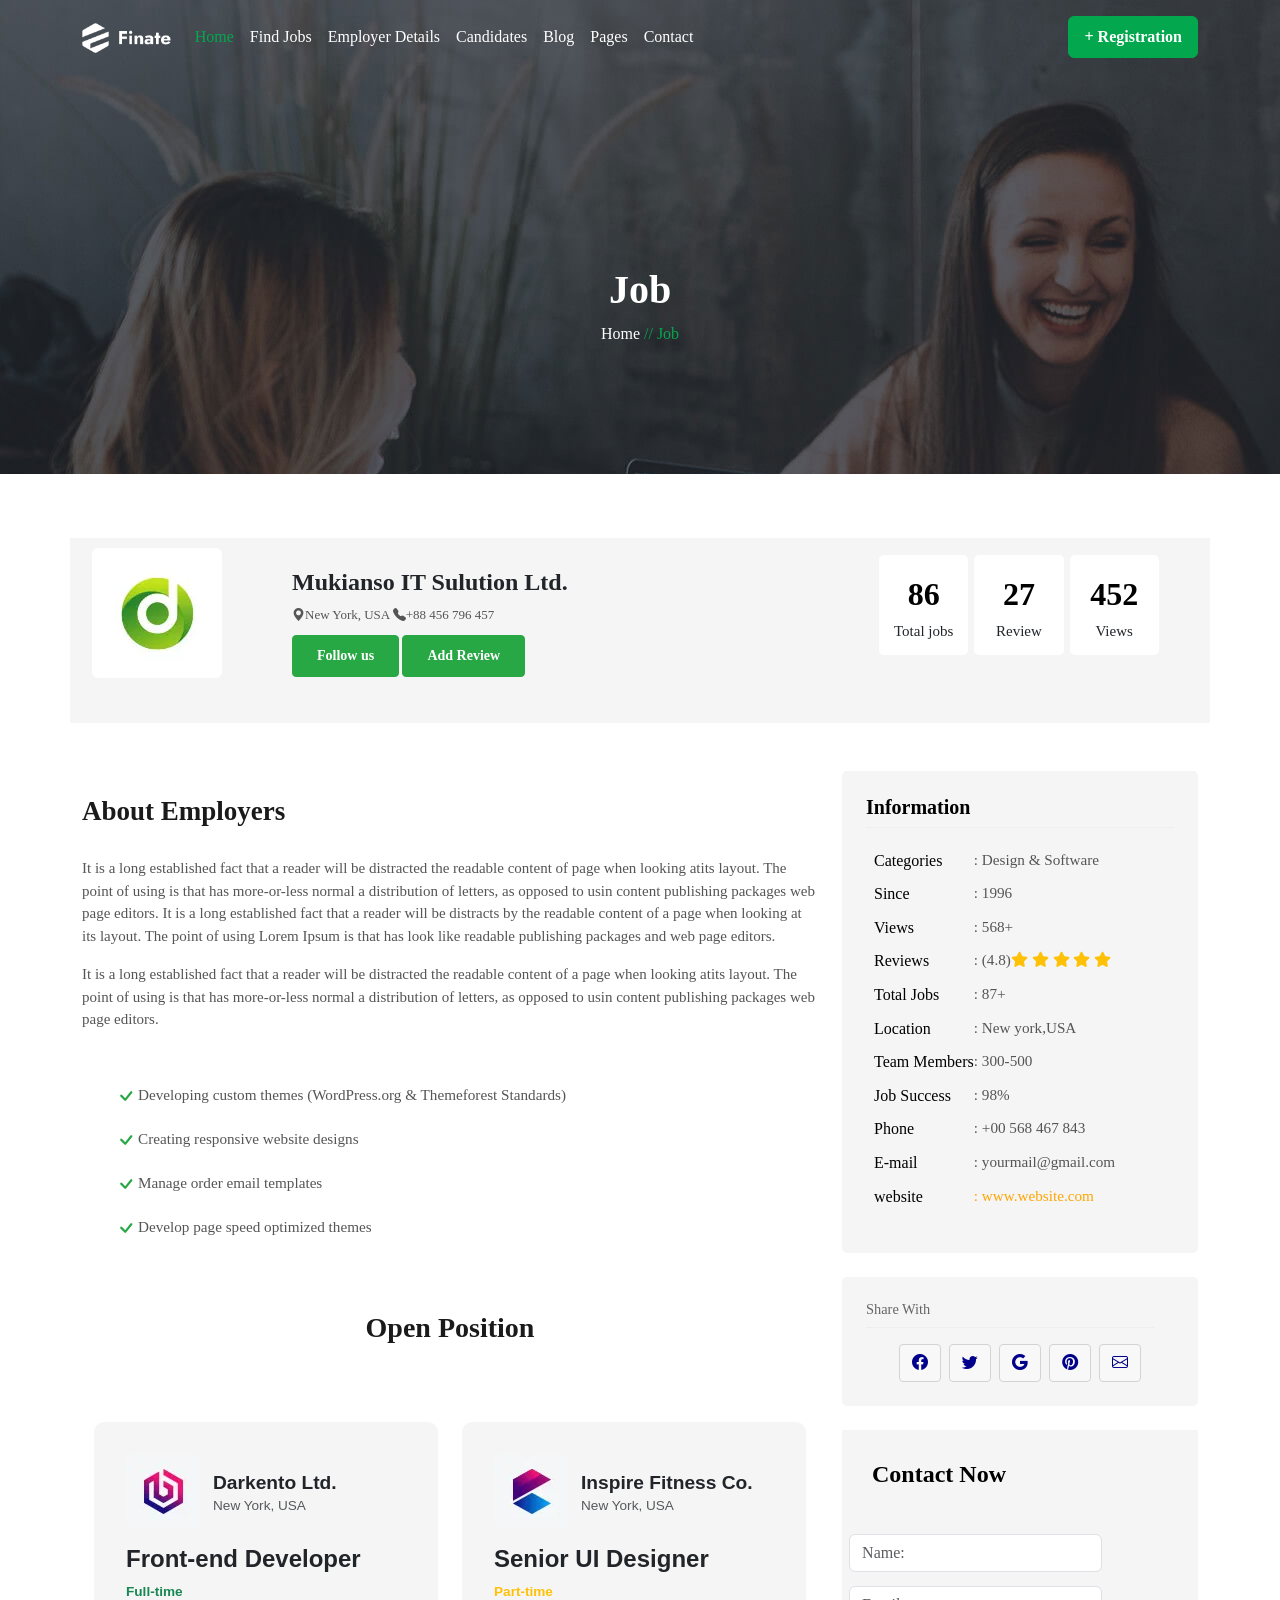
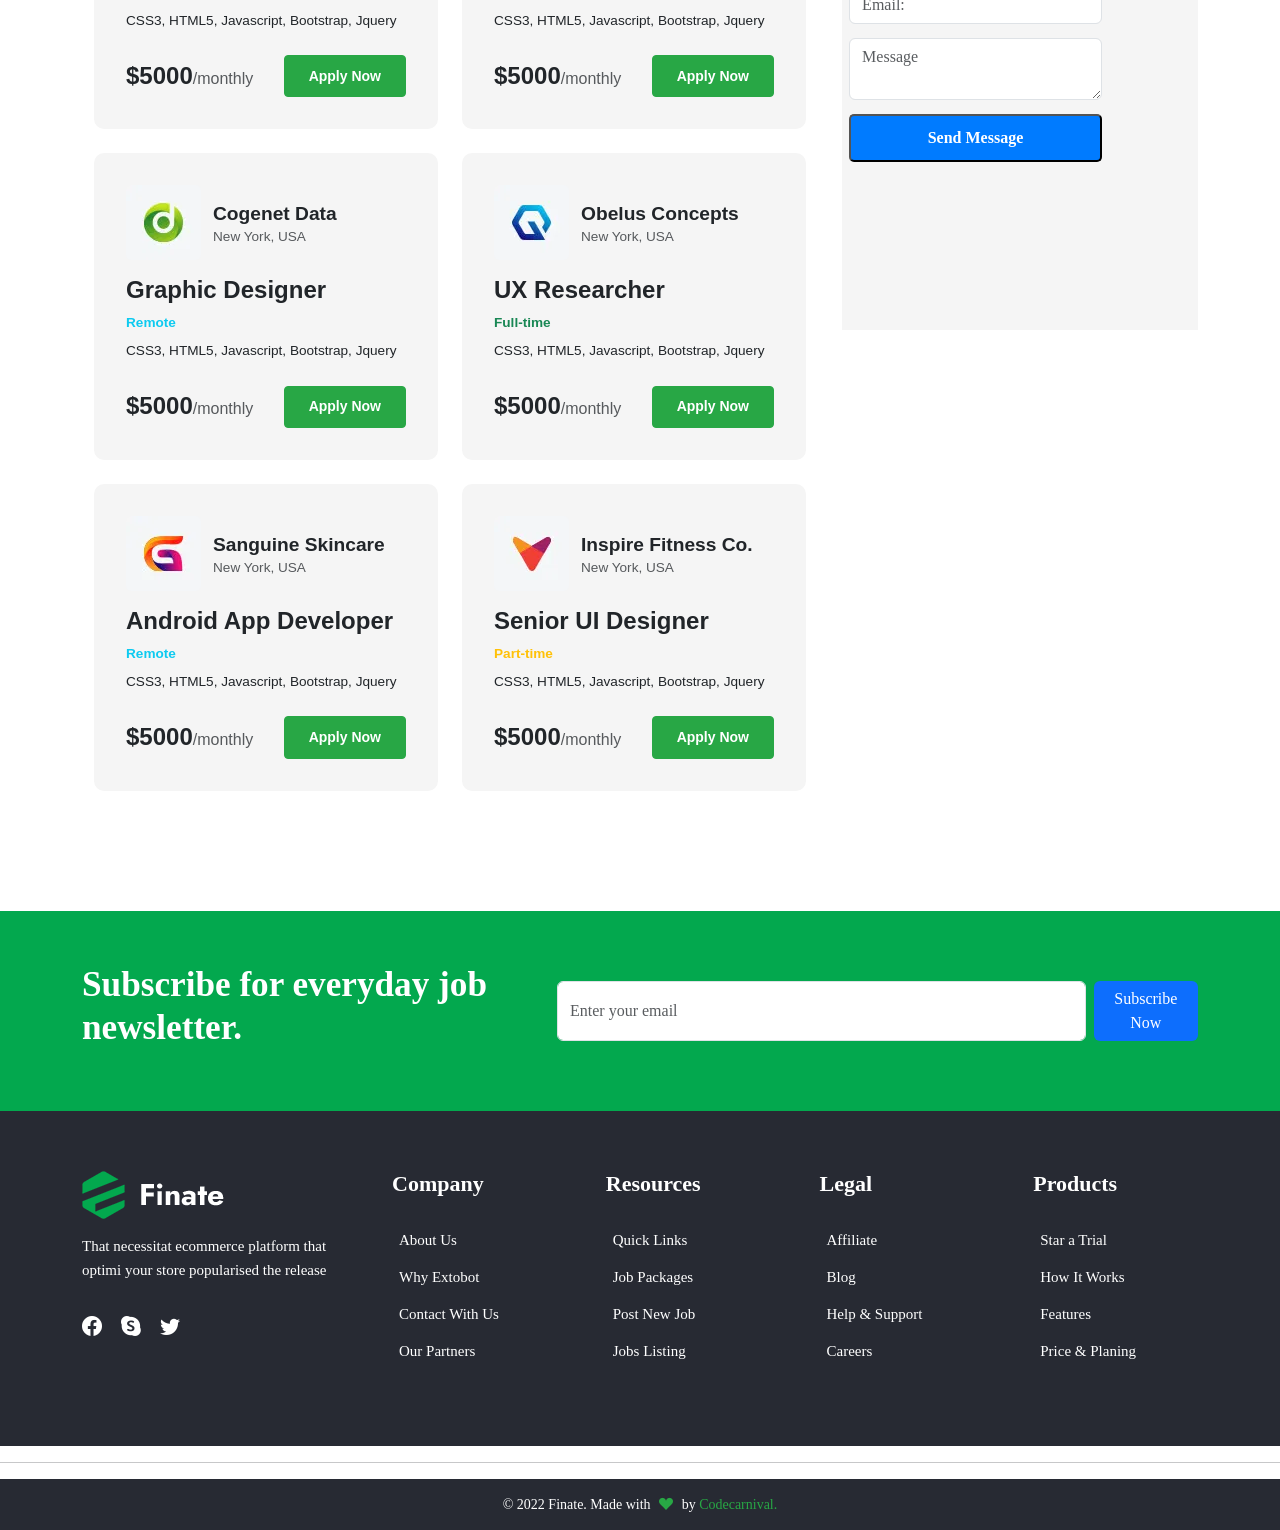
<file: employers-details.html>
<!DOCTYPE html>
<html lang="en">

<head>
    <meta charset="UTF-8">
    <meta name="viewport" content="width=device-width, initial-scale=1.0">
    <link href="https://cdn.jsdelivr.net/npm/bootstrap@5.3.8/dist/css/bootstrap.min.css" rel="stylesheet"
        integrity="sha384-sRIl4kxILFvY47J16cr9ZwB07vP4J8+LH7qKQnuqkuIAvNWLzeN8tE5YBujZqJLB" crossorigin="anonymous">
    <link rel="stylesheet" href="https://cdnjs.cloudflare.com/ajax/libs/font-awesome/6.7.2/css/all.min.css">
    <link rel="stylesheet" href="https://cdn.jsdelivr.net/npm/bootstrap-icons@1.13.1/font/bootstrap-icons.min.css">
    <link rel="stylesheet" href="style.css">
    <title>finate</title>


</head>

<body>


    <div style="background-image: url(images/slider-bg.jpg);" class="im">
        <header class="main-header">
            <nav class="navbar navbar-expand-lg py-3">
                <div class="container">

                    <a class="navbar-brand" href="#">
                        <img src="images/logo-light.webp" alt="Logo">
                    </a>

                    <button class="navbar-toggler" type="button" data-bs-toggle="collapse"
                        data-bs-target="#navbarNavDropdown" aria-controls="navbarNavDropdown" aria-expanded="false"
                        aria-label="Toggle navigation">
                        <span class="navbar-toggler-icon"></span>
                    </button>

                    <div class="collapse navbar-collapse" id="navbarNavDropdown">
                        <ul class="navbar-nav me-auto mb-2 mb-lg-0 custom-nav-links">

                            <li class="nav-item">
                                <a class="nav-link active" aria-current="page" href="index.html"
                                    style="color: #03a84e !important;">Home</a>
                            </li>

                            <li class="nav-item dropdown">
                                <a style="color: white;" class="nav-link dropdown" href="#" id="findJobsDropdown"
                                    role="button" data-bs-toggle="dropdown" aria-expanded="false">
                                    Find Jobs
                                </a>
                                <ul class="dropdown-menu" aria-labelledby="findJobsDropdown">
                                    <li><a class="dropdown-item" href="jobs.html">Jobs</a></li>
                                    <li><a class="dropdown-item" href="jobsdetails.html">Jobs Details</a></li>
                                </ul>
                            </li>

                            <li class="nav-item">
                                <a style="color: white;" class="nav-link"
                                    href="employers-details.html">Employer Details</a>
                            </li>

                            <li class="nav-item dropdown">
                                <a style="color: white;" class="nav-link dropdown" href="#" id="candidatesDropdown"
                                    role="button" data-bs-toggle="dropdown" aria-expanded="false">
                                    Candidates
                                </a>
                                <ul class="dropdown-menu" aria-labelledby="candidatesDropdown">
                                    <li><a class="dropdown-item" href="candidates.html">Candidates</a></li>
                                    <li><a class="dropdown-item" href="candidate-details.html">Candidates
                                            Details</a></li>
                                </ul>
                            </li>

                            <li class="nav-item dropdown">
                                <a style="color: white;" class="nav-link dropdown" href="#" id="blogDropdown"
                                    role="button" data-bs-toggle="dropdown" aria-expanded="false">
                                    Blog
                                </a>
                                <ul class="dropdown-menu" aria-labelledby="blogDropdown">
                                    <li><a class="dropdown-item" href="Grid.html">Blog Grid</a></li>
                                    <li><a class="dropdown-item" href="blog-left-sidebar.html">Blog Left
                                            Sidebar</a></li>
                                    <li><a class="dropdown-item" href="blog-right-sidebar.html">Blog Right
                                            Sidebar</a></li>
                                    <li><a class="dropdown-item" href="blog-details.html">Blog Details</a>
                                    </li>
                                </ul>
                            </li>

                            <li class="nav-item dropdown">
                                <a style="color: white;" class="nav-link dropdown" href="#" id="pagesDropdown"
                                    role="button" data-bs-toggle="dropdown" aria-expanded="false">
                                    Pages
                                </a>
                                <ul class="dropdown-menu" aria-labelledby="pagesDropdown">
                                    <li><a class="dropdown-item" href="about-us.html">About us</a></li>
                                    <li><a class="dropdown-item" href="login.html">Login</a></li>
                                    <li><a class="dropdown-item" href="registration.html">Registration</a>
                                    </li>
                                    <li><a class="dropdown-item" href="page-not-found.html">Pages Not
                                            Found</a></li>
                                </ul>
                            </li>

                            <li class="nav-item">
                                <a style="color: white ;" class="nav-link" href="contact.html">Contact</a>
                            </li>
                        </ul>

                        <div class="d-flex ms-lg-auto">
                            <a href="registration.html" class="btn btn-success fw-bold register-btn" role="button">
                                + Registration
                            </a>
                        </div>

                    </div>
                </div>
            </nav>
        </header>


        <div style="text-align: center;" class="content">

            <h1 style="text-align: center; font-weight: bold;">Job</h1>
            <a style="text-decoration: none; color: white;" href="index.html">Home <span
                    style="text-decoration: none; color: #03a84e;"> // Job</span></a>

        </div>
    </div>


    </div>


    <div style="background-color: whitesmoke;" class="container">
        <div class="row">
            <div class="col-lg-8">
                <div class="card mb-3" style="max-width: 540px; background-color: whitesmoke; border: none;">
                    <div class="row g-0">
                        <div class="col-md-4">
                            <img style="padding: 10px;" src="images/11.webp" class="img-fluid rounded-4"
                                alt="...">
                        </div>
                        <div class="col-md-8">
                            <div style="padding: 30px;" class="card-body">
                                <h4 style="font-weight: bold;" class="card-title">Mukianso IT Sulution Ltd.</h4>
                                <div style="color: #555; gap: 10px; font-size: 13px;" class="tag">
                                    <i class="bi bi-geo-alt-fill"></i><span>New York, USA</span>
                                    <i class="bi bi-telephone-fill"></i><span>+88 456 796 457</span>
                                    <a style="margin-top: 10px;" href="#"
                                        class="btn btn-success btn-lg apply-btn">Follow us</a>
                                    <a style="margin-top: 10px;" href="#" class="btn btn-success btn-lg apply-btn">Add
                                        Review</a>
                                </div>



                            </div>
                        </div>
                    </div>


                </div>
            </div>



            <div class="col-lg-4">
                <div style="padding: 30px; " class="card-body">
                    <div class="container text-center">

                        <div class="row row-cols-2 row-cols-lg-5 g-2 g-lg-3">

                            <div style="background-color: white; width: 32%; height:100px; border-radius: 5px; ;"
                                class="col">
                                <h4 style="font-weight: bold; color: black; padding-top: 20px; font-size: 2rem;"
                                    class="counter">86</h4>
                                <h5 style="font-size: 15px;" class="title">Total jobs</h5>
                            </div>

                            <div style="background-color: white; width: 32%; height:100px; border-radius: 5px;"
                                class="col">
                                <h4 style="font-weight: bold; color: black; padding-top: 20px; font-size: 2rem;"
                                    class="counter">27</h4>
                                <h5 style="font-size: 15px;" class="title">Review</h5>
                            </div>

                            <div style="background-color: white; width: 32%; height:100px; border-radius: 5px;"
                                class="col">
                                <h4 style="font-weight: bold; color: black; padding-top: 20px; font-size: 2rem;"
                                    class="counter">452</h4>
                                <h5 style="font-size: 15px;" class="title">Views</h5>
                            </div>
                             </div>


                    </div>
                    </div>
                    </div>

                      
        </div>
    </div>
    </div>




    <div class="container my-5">
        <div class="row">

            <div class="col-lg-8 col-lg-5">

                <section style="color: #555; font-size: 15px; font-family: Jostsans-serif;" class="mb-4">
                    <h2 class="section-title">About Employers</h2>
                    <p>It is a long established fact that a reader will be distracted the readable content of page when
                        looking atits layout. The point of using is that has more-or-less normal a distribution of
                        letters, as opposed to usin content publishing packages web page editors. It is a long
                        established fact that a reader will be distracts by the readable content of a page when looking
                        at its layout. The point of using Lorem Ipsum is that has look like readable publishing packages
                        and web page editors.</p>
                    <p>It is a long established fact that a reader will be distracted the readable content of a page
                        when looking atits layout. The point of using is that has more-or-less normal a distribution of
                        letters, as opposed to usin content publishing packages web page editors.</p>
                </section>
                <hr class="d-lg-none">
                <section class="mb-4">

                    <ul class=" custom-list">
                        <li><i class="bi bi-check"></i>Developing custom themes (WordPress.org & Themeforest Standards)
                        </li>
                        <li><i class="bi bi-check"></i>Creating responsive website designs</li>
                        <li><i class="bi bi-check"></i>Manage order email templates</li>
                        <li><i class="bi bi-check"></i>Develop page speed optimized themes</li>
                    </ul>

                    <section class="job-circulars-area py-5">
                        <div class="container">
                            <div class="row mb-5">
                                <div class="col-12">
                                    <div class="section-title text-center">
                                        <h3 class="title fw-bold">Open Position</h3>
                                    </div>
                                </div>
                            </div>

                            <div class="row g-4 justify-content-center">

                                <div class="col-12 col-md-6 col-lg-12 col-xl-6">
                                    <div style="border: none; background-color:  whitesmoke;" class="card job-card p-3">
                                        <div class="card-body">
                                            <div class="row align-items-center mb-3">
                                                <div class="col-auto">
                                                    <a href="company-details.html">
                                                        <img class="company-logo" src="images/1.webp"
                                                            alt="Darkento Ltd. Logo">
                                                    </a>
                                                </div>
                                                <div class="col ps-0">
                                                    <h4 class="company-name mb-0">
                                                        <a href="company-details.html">Darkento Ltd.</a>
                                                    </h4>
                                                    <p class="text-muted small mb-0">New York, USA</p>
                                                </div>
                                            </div>

                                            <h3 class="job-title mb-2">
                                                <a href="jobs.html">Front-end Developer</a>
                                            </h3>
                                            <p class="text-success fw-bold small mb-2">Full-time</p>

                                            <p class="mb-3 text-dark small">
                                                CSS3, HTML5, Javascript, Bootstrap, Jquery
                                            </p>

                                            <div class="d-flex justify-content-between align-items-center mt-4">
                                                <h3 class="mb-0 fw-bold salary">
                                                    $5000<span class="fw-normal fs-6 text-muted">/monthly</span>
                                                </h3>
                                                <a href="jobs.html"
                                                    class="btn btn-success fw-bold apply-btn">Apply Now</a>
                                            </div>
                                        </div>
                                    </div>
                                </div>

                                <div class="col-12 col-md-6 col-lg-12 col-xl-6">
                                    <div style="border: none; background-color: whitesmoke;" class="card job-card p-3">
                                        <div class="card-body">
                                            <div class="row align-items-center mb-3">
                                                <div class="col-auto">
                                                    <a href="company-details.html">
                                                        <img class="company-logo" src="images/2.webp"
                                                            alt="Inspire Fitness Co. Logo">
                                                    </a>
                                                </div>
                                                <div class="col ps-0">
                                                    <h4 class="company-name mb-0">
                                                        <a href="company-details.html">Inspire Fitness Co.</a>
                                                    </h4>
                                                    <p class="text-muted small mb-0">New York, USA</p>
                                                </div>
                                            </div>

                                            <h3 class="job-title mb-2">
                                                <a href="jobs.html">Senior UI Designer</a>
                                            </h3>
                                            <p class="text-warning fw-bold small mb-2">Part-time</p>

                                            <p class="mb-3 text-dark small">
                                                CSS3, HTML5, Javascript, Bootstrap, Jquery
                                            </p>

                                            <div class="d-flex justify-content-between align-items-center mt-4">
                                                <h3 class="mb-0 fw-bold salary">
                                                    $5000<span class="fw-normal fs-6 text-muted">/monthly</span>
                                                </h3>
                                                <a href="jobs.html"
                                                    class="btn btn-success fw-bold apply-btn">Apply Now</a>
                                            </div>
                                        </div>
                                    </div>
                                </div>

                                <div class="col-12 col-md-6 col-lg-12 col-xl-6">
                                    <div style="border: none; background-color: whitesmoke;" class="card job-card p-3">
                                        <div class="card-body">
                                            <div class="row align-items-center mb-3">
                                                <div class="col-auto">
                                                    <a href="company-details.html">
                                                        <img class="company-logo" src="images/3.webp"
                                                            alt="Cogenet Data Logo">
                                                    </a>
                                                </div>
                                                <div class="col ps-0">
                                                    <h4 class="company-name mb-0">
                                                        <a href="company-details.html">Cogenet Data</a>
                                                    </h4>
                                                    <p class="text-muted small mb-0">New York, USA</p>
                                                </div>
                                            </div>

                                            <h3 class="job-title mb-2">
                                                <a href="jobs.html">Graphic Designer</a>
                                            </h3>
                                            <p class="text-info fw-bold small mb-2">Remote</p>

                                            <p class="mb-3 text-dark small">
                                                CSS3, HTML5, Javascript, Bootstrap, Jquery
                                            </p>

                                            <div class="d-flex justify-content-between align-items-center mt-4">
                                                <h3 class="mb-0 fw-bold salary">
                                                    $5000<span class="fw-normal fs-6 text-muted">/monthly</span>
                                                </h3>
                                                <a href="" class="btn btn-success fw-bold apply-btn">Apply
                                                    Now</a>
                                            </div>
                                        </div>
                                    </div>
                                </div>

                                <div class="col-12 col-md-6 col-lg-12 col-xl-6">
                                    <div style="border: none; background-color: whitesmoke;" class="card job-card p-3">
                                        <div class="card-body">
                                            <div class="row align-items-center mb-3">
                                                <div class="col-auto">
                                                    <a href="company-details.html">
                                                        <img class="company-logo" src="images/4.webp"
                                                            alt="Obelus Concepts Logo">
                                                    </a>
                                                </div>
                                                <div class="col ps-0">
                                                    <h4 class="company-name mb-0">
                                                        <a href="company-details.html">Obelus Concepts</a>
                                                    </h4>
                                                    <p class="text-muted small mb-0">New York, USA</p>
                                                </div>
                                            </div>

                                            <h3 class="job-title mb-2">
                                                <a href="jobs.html">UX Researcher</a>
                                            </h3>
                                            <p class="text-success fw-bold small mb-2">Full-time</p>

                                            <p class="mb-3 text-dark small">
                                                CSS3, HTML5, Javascript, Bootstrap, Jquery
                                            </p>

                                            <div class="d-flex justify-content-between align-items-center mt-4">
                                                <h3 class="mb-0 fw-bold salary">
                                                    $5000<span class="fw-normal fs-6 text-muted">/monthly</span>
                                                </h3>
                                                <a href="jobs.html"
                                                    class="btn btn-success fw-bold apply-btn">Apply Now</a>
                                            </div>
                                        </div>
                                    </div>
                                </div>

                                <div class="col-12 col-md-6 col-lg-12 col-xl-6">
                                    <div style="border: none; background-color: whitesmoke;" class="card job-card p-3">
                                        <div class="card-body">
                                            <div class="row align-items-center mb-3">
                                                <div class="col-auto">
                                                    <a href="company-details.html">
                                                        <img class="company-logo" src="images/5.webp"
                                                            alt="Sanguine Skincare Logo">
                                                    </a>
                                                </div>
                                                <div class="col ps-0">
                                                    <h4 class="company-name mb-0">
                                                        <a href="company-details.html">Sanguine Skincare</a>
                                                    </h4>
                                                    <p class="text-muted small mb-0">New York, USA</p>
                                                </div>
                                            </div>

                                            <h3 class="job-title mb-2">
                                                <a href="jobs.html">Android App Developer</a>
                                            </h3>
                                            <p class="text-info fw-bold small mb-2">Remote</p>

                                            <p class="mb-3 text-dark small">
                                                CSS3, HTML5, Javascript, Bootstrap, Jquery
                                            </p>

                                            <div class="d-flex justify-content-between align-items-center mt-4">
                                                <h3 class="mb-0 fw-bold salary">
                                                    $5000<span class="fw-normal fs-6 text-muted">/monthly</span>
                                                </h3>
                                                <a href="jobs.html"
                                                    class="btn btn-success fw-bold apply-btn">Apply Now</a>
                                            </div>
                                        </div>
                                    </div>
                                </div>



                                <div class="col-12 col-md-6 col-lg-12 col-xl-6">
                                    <div style="border: none; background-color: whitesmoke;" class="card job-card p-3">
                                        <div class="card-body">
                                            <div class="row align-items-center mb-3">
                                                <div class="col-auto">
                                                    <a href="company-details.html">
                                                        <img class="company-logo" src="images/8.webp"
                                                            alt="Inspire Fitness Co. Logo">
                                                    </a>
                                                </div>
                                                <div class="col ps-0">
                                                    <h4 class="company-name mb-0">
                                                        <a href="company-details.html">Inspire Fitness Co.</a>
                                                    </h4>
                                                    <p class="text-muted small mb-0">New York, USA</p>
                                                </div>
                                            </div>

                                            <h3 class="job-title mb-2">
                                                <a href="jobs.html">Senior UI Designer</a>
                                            </h3>
                                            <p class="text-warning fw-bold small mb-2">Part-time</p>

                                            <p class="mb-3 text-dark small">
                                                CSS3, HTML5, Javascript, Bootstrap, Jquery
                                            </p>

                                            <div class="d-flex justify-content-between align-items-center mt-4">
                                                <h3 class="mb-0 fw-bold salary">
                                                    $5000<span class="fw-normal fs-6 text-muted">/monthly</span>
                                                </h3>
                                                <a href="jobs.html"
                                                    class="btn btn-success fw-bold apply-btn">Apply Now</a>
                                            </div>
                                        </div>
                                    </div>
                                </div>


                            </div>

                        </div>
            </div>
            </section>
            </section>




            <div class="col-lg-4">

                <div class="card summary-card p-4 mb-4">
                    <h3 class="summary-title">Information</h3>
                    <table class="table table-borderless summary-table">
                        <tbody>
                            <tr>
                                <th>Categories</th>
                                <td>: Design & Software
                                </td>
                            </tr>
                            <tr>
                                <th>Since</th>
                                <td>: 1996</td>
                            </tr>
                            <tr>
                                <th>Views</th>
                                <td>: 568+</td>
                            </tr>
                            <tr>
                                <th>Reviews</th>
                                <td>: (4.8)<i class="fa-solid fa-star text-warning"></i>
                                    <i class="fa-solid fa-star text-warning"></i>
                                    <i class="fa-solid fa-star text-warning"></i>
                                    <i class="fa-solid fa-star text-warning"></i>
                                    <i class="fa-solid fa-star text-warning"></i>
                                </td>
                            </tr>
                            <tr>
                                <th>Total Jobs</th>
                                <td>: 87+</td>
                            </tr>
                            <tr>
                                <th>Location</th>
                                <td>: New york,USA</td>
                            </tr>
                            <tr>
                                <th>Team Members</th>
                                <td>: 300-500</td>
                            </tr>
                            <tr>
                                <th>Job Success</th>
                                <td>: 98%</td>
                            </tr>
                            <tr>
                                <th>Phone</th>
                                <td>: +00 568 467 843</td>
                            </tr>
                            <tr>
                                <th>E-mail</th>
                                <td>: yourmail@gmail.com
                                </td>
                            </tr>
                            <tr>
                                <th>website</th>
                                <td style="color: orange;">: www.website.com</td>
                            </tr>
                        </tbody>
                    </table>
                </div>

                <hr class="d-lg-none">

                <div class="card share-card p-4 mb-4">
                    <h3 class="share-title">Share With</h3>
                    <div class="d-flex justify-content-center share-icons">
                        <a href="#" class="btn me-2"><i class="bi bi-facebook"></i></a>
                        <a href="#" class="btn me-2"><i class="bi bi-twitter"></i></a>
                        <a href="#" class="btn me-2"><i class="bi bi-google"></i></a>
                        <a href="#" class="btn me-2"><i class="bi bi-pinterest"></i></a>
                        <a href="#" class="btn"><i class="bi bi-envelope"></i></a>
                    </div>
                </div>

                <div style="background-color: whitesmoke; height: 500px;" class="widget-item widget-contact">
                    <div class="widget">
                        <h3 style="color: black; font-size: 1.5rem;  font-weight: bold; padding: 30px;" class="title">
                            Contact Now</h3>
                    </div>
                    <div class="widget-form">
                        <form id="contact-form" action="https://whizthemes.com/mail-php/raju/arden/mail.php"
                            method="POST">
                            <div class="row">
                                <div class="col-md-12">
                                    <div class="form-group">
                                        <input class="form-control" type="text" name="con_name" placeholder="Name:">
                                    </div>
                                </div>
                                <div class="col-md-12">
                                    <div class="form-group">
                                        <input class="form-control" type="email" name="con_email" placeholder="Email:">
                                    </div>
                                </div>
                                <div class="col-md-12">
                                    <div class="form-group">
                                        <textarea class="form-control" name="con_message"
                                            placeholder="Message"></textarea>
                                    </div>
                                </div>
                                <div class="col-md-12">
                                    <div class="form-group mb--0">
                                        <button class="btn-theme d-block w-100" type="submit">Send Message</button>
                                    </div>
                                </div>
                            </div>
                        </form>

                    </div>

                </div>
            </div>

        </div>
    </div>
    </div>


    <footer>
        <div style="background-color: #03a84e; width: 100%; height: 200px;"
            class="container-fluid d-flex align-items-center">
            <div class="container">
                <div class="row d-flex align-items-center">

                    <div class="col-12 col-md-5">
                        <div class="news">
                            <h4 style="font-size: 2.2rem;" class="text-white fw-bold">Subscribe for everyday job
                                newsletter.</h4>
                        </div>
                    </div>

                    <div class="col-12 col-md-7">
                        <div class="footer-newsletter-form">
                            <form action="#" class="d-flex">
                                <input type="email" placeholder="Enter your email" class="form-control me-2">
                                <button type="submit" class="btn btn-primary btn-newsletter">Subscribe Now</button>
                            </form>
                        </div>
                    </div>

                </div>
            </div>
        </div>
    </footer>


    <footer class="main-footer">
        <div style="background-color: #272a33;" class="container-fluid">
            <div class="container pt--60 pb--60">
                <div class="row">

                    <div style="margin-bottom: 30px;" class="col-md-6 col-lg-3">
                        <div class="logoindex">
                            <a href="index.html">
                                <img class="logo-main" src="images/logo-light-theme.png" alt="Logo" />
                            </a>
                        </div>
                        <p class="ptext">That necessitat ecommerce platform that optimi your store popularised the
                            release</p>
                        <div class="icons">
                            <a href="https://www.facebook.com" target="_blank" rel="noopener"><i
                                    class="bi bi-facebook"></i></a>
                            <a href="https://www.skype.com" target="_blank" rel="noopener"><i
                                    class="bi bi-skype"></i></a>
                            <a href="https://twitter.com" target="_blank" rel="noopener"><i
                                    class="bi bi-twitter"></i></a>
                        </div>
                    </div>

                    <div class="col-md-6 col-lg-9">
                        <div class="row">
                            <div class="col-md-3 col-lg-3">
                                <div class="widget-item nav-menu-item1">
                                    <h4 class="widget-title">Company</h4>
                                    <h4 class="widget-collapsed-title collapsed" data-bs-toggle="collapse"
                                        data-bs-target="#widgetId-1">Company</h4>
                                    <div id="widgetId-1" class="collapse widget-collapse-body">
                                        <div class="collapse-body">
                                            <div class="widget-menu-wrap">
                                                <ul style="list-style: none;" class="nav-menu">
                                                    <li><a href="about-us.html">About Us</a></li>
                                                    <li><a href="about-us.html">Why Extobot</a></li>
                                                    <li><a href="contact.html">Contact With Us</a></li>
                                                    <li><a href="contact.html">Our Partners</a></li>
                                                </ul>
                                            </div>
                                        </div>
                                    </div>
                                </div>
                            </div>

                            <div class="col-md-3 col-lg-3">
                                <div class="widget-item nav-menu-item2">
                                    <h4 class="widget-title">Resources</h4>
                                    <h4 class="widget-collapsed-title collapsed" data-bs-toggle="collapse"
                                        data-bs-target="#widgetId-2">Resources</h4>
                                    <div id="widgetId-2" class="collapse widget-collapse-body">
                                        <div class="collapse-body">
                                            <div class="widget-menu-wrap">
                                                <ul style="list-style: none;" class="nav-menu">
                                                    <li><a href="account-login.html">Quick Links</a></li>
                                                    <li><a href="job.html">Job Packages</a></li>
                                                    <li><a href="job.html">Post New Job</a></li>
                                                    <li><a href="job.html">Jobs Listing</a></li>
                                                </ul>
                                            </div>
                                        </div>
                                    </div>
                                </div>
                            </div>

                            <div class="col-md-3 col-lg-3">
                                <div class="widget-item nav-menu-item3">
                                    <h4 class="widget-title">Legal</h4>
                                    <h4 class="widget-collapsed-title collapsed" data-bs-toggle="collapse"
                                        data-bs-target="#widgetId-3">Legal</h4>
                                    <div id="widgetId-3" class="collapse widget-collapse-body">
                                        <div class="collapse-body">
                                            <div class="widget-menu-wrap">
                                                <ul style="list-style: none;" class="nav-menu">
                                                    <li><a href="account-login.html">Affiliate</a></li>
                                                    <li><a href="blog.html">Blog</a></li>
                                                    <li><a href="account-login.html">Help & Support</a></li>
                                                    <li><a href="job.html">Careers</a></li>
                                                </ul>
                                            </div>
                                        </div>
                                    </div>
                                </div>
                            </div>

                            <div class="col-md-3 col-lg-3">
                                <div class="widget-item nav-menu-item4">
                                    <h4 class="widget-title">Products</h4>
                                    <h4 class="widget-collapsed-title collapsed" data-bs-toggle="collapse"
                                        data-bs-target="#widgetId-4">Products</h4>
                                    <div id="widgetId-4" class="collapse widget-collapse-body">
                                        <div class="collapse-body">
                                            <div class="widget-menu-wrap">
                                                <ul style="list-style: none;" class="nav-menu">
                                                    <li><a href="account-login.html">Star a Trial</a></li>
                                                    <li><a href="about-us.html">How It Works</a></li>
                                                    <li><a href="account-login.html">Features</a></li>
                                                    <li><a href="about-us.html">Price & Planing</a></li>
                                                </ul>
                                            </div>
                                        </div>
                                    </div>
                                </div>
                            </div>
                        </div>
                    </div>

                </div>
            </div>
        </div>
        <hr>
        <div class="footer-bottom">
            <div class="container pt--0 pb--0">
                <div class="row">
                    <div class="col-12">
                        <div class="footer-bottom-content">
                            <p class="copyright">© 2022 Finate. Made with <i class="bi bi-suit-heart-fill"></i> by <a
                                    target="_blank" href="https://themeforest.net/user/codecarnival">Codecarnival.</a>
                            </p>
                        </div>
                    </div>
                </div>
            </div>
        </div>
    </footer>




    <script src="https://cdn.jsdelivr.net/npm/bootstrap@5.3.8/dist/js/bootstrap.bundle.min.js"
        integrity="sha384-FKyoEForCGlyvwx9Hj09JcYn3nv7wiPVlz7YYwJrWVcXK/BmnVDxM+D2scQbITxI"
        crossorigin="anonymous"></script>
</body>

</html>
</file>
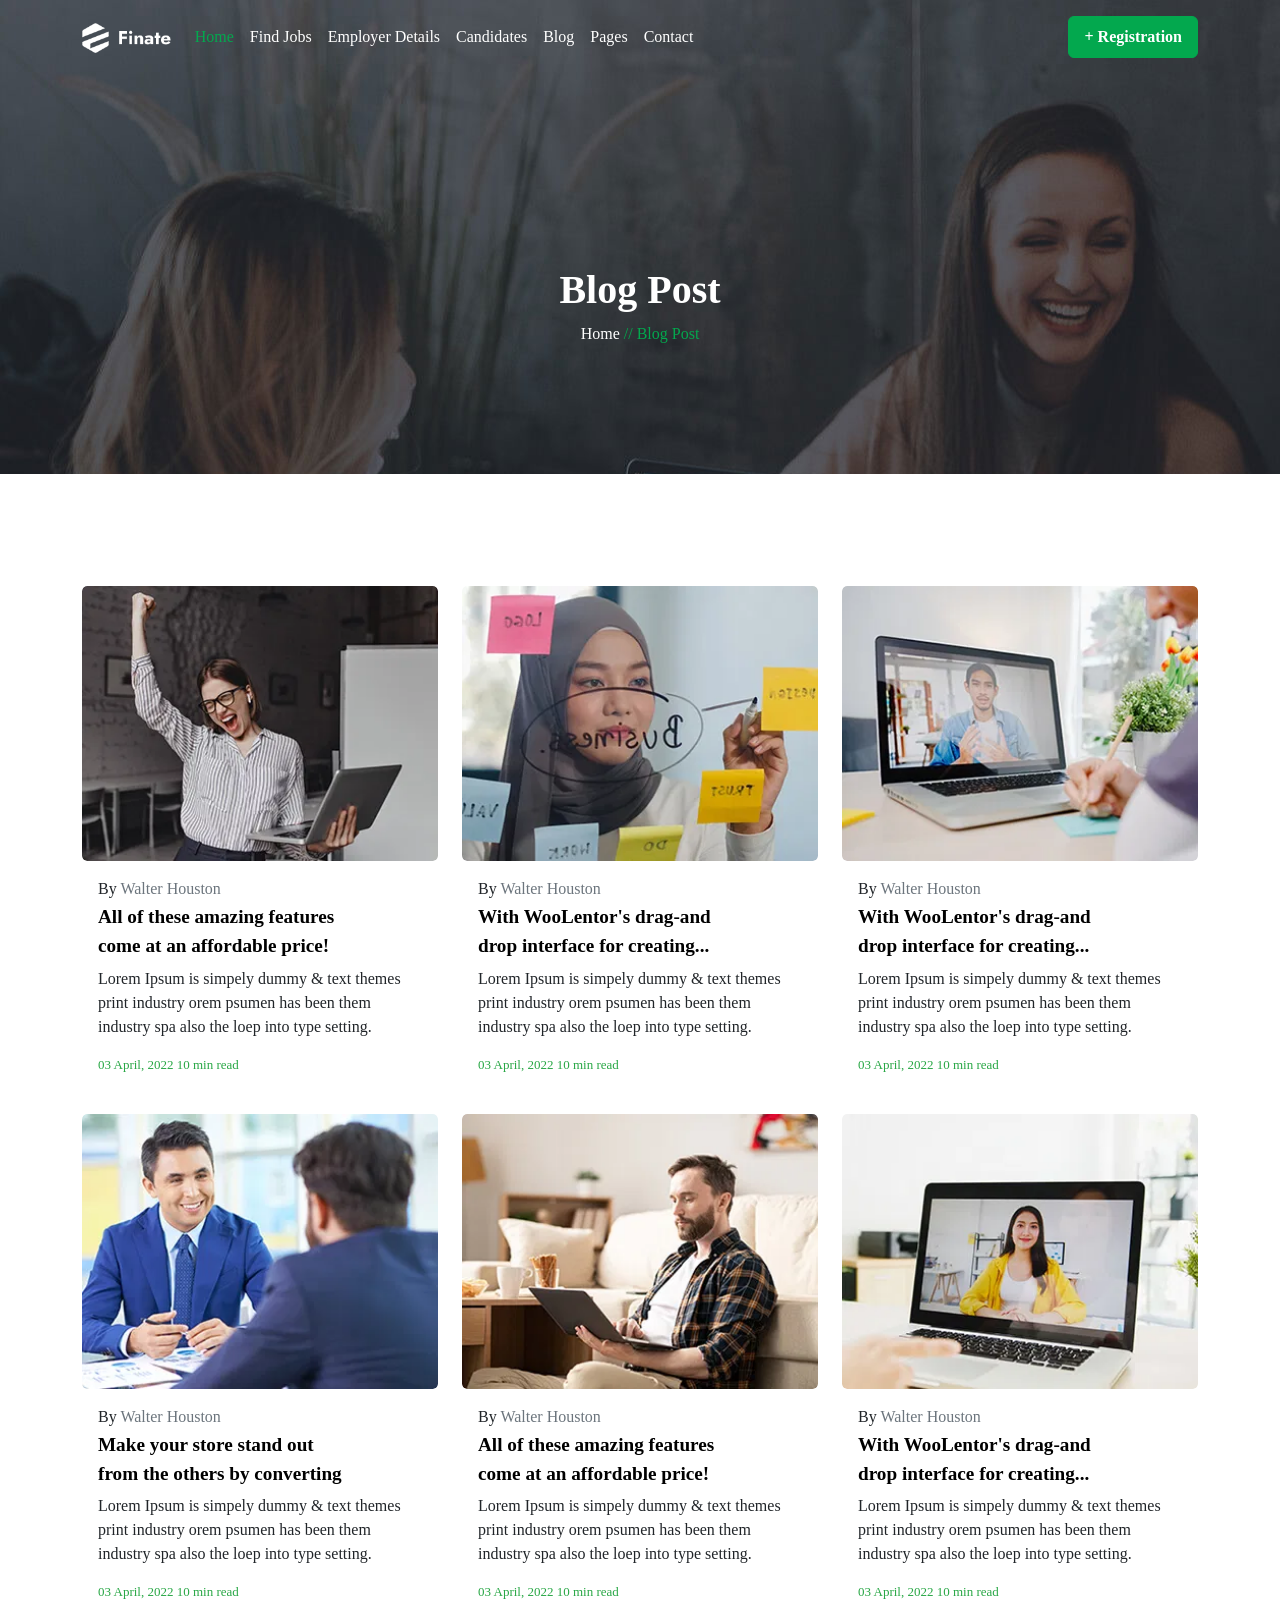
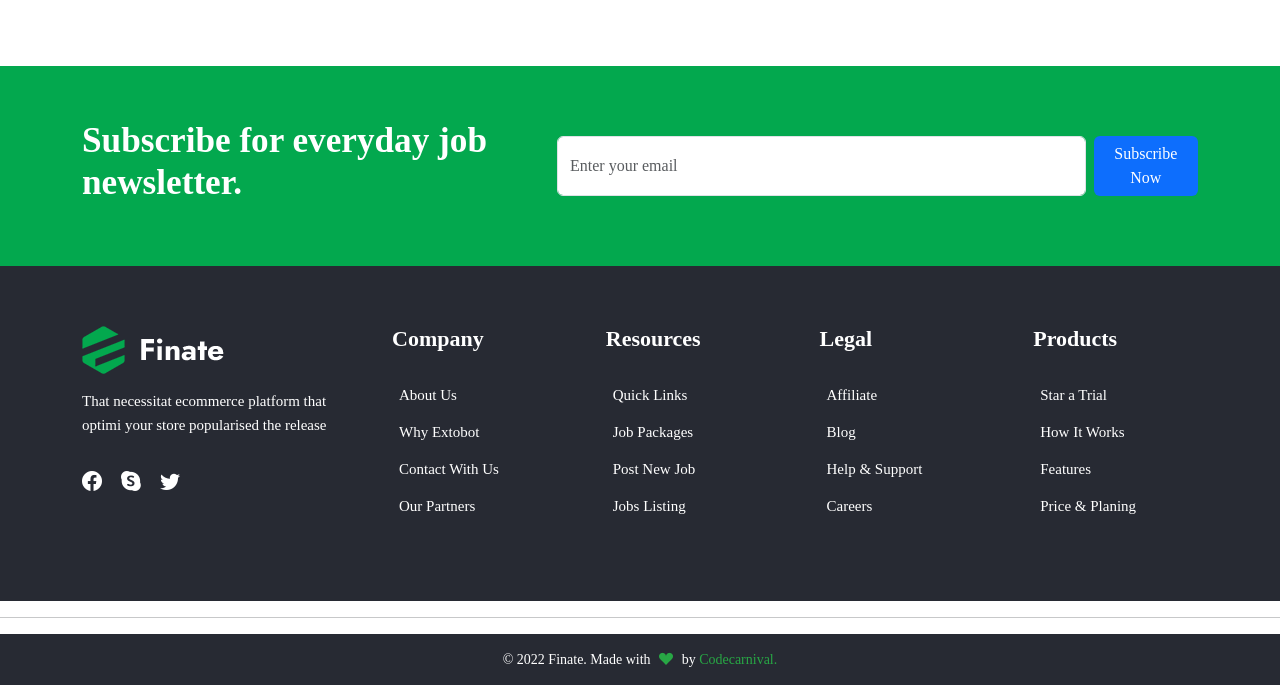
<file: Grid.html>
<!DOCTYPE html>
<html lang="en">

<head>
    <meta charset="UTF-8">
    <meta name="viewport" content="width=device-width, initial-scale=1.0">
    <link href="https://cdn.jsdelivr.net/npm/bootstrap@5.3.8/dist/css/bootstrap.min.css" rel="stylesheet"
        integrity="sha384-sRIl4kxILFvY47J16cr9ZwB07vP4J8+LH7qKQnuqkuIAvNWLzeN8tE5YBujZqJLB" crossorigin="anonymous">
    <link rel="stylesheet" href="https://cdnjs.cloudflare.com/ajax/libs/font-awesome/6.7.2/css/all.min.css">
    <link rel="stylesheet" href="https://cdn.jsdelivr.net/npm/bootstrap-icons@1.13.1/font/bootstrap-icons.min.css">
    <link rel="stylesheet" href="style.css">
    <title>finate</title>


</head>

<body>


    <div style="background-image: url(images/slider-bg.jpg);" class="im">
        <header class="main-header">
            <nav class="navbar navbar-expand-lg py-3">
                <div class="container">

                    <a class="navbar-brand" href="#">
                        <img src="images/logo-light.webp" alt="Logo">
                    </a>

                    <button class="navbar-toggler" type="button" data-bs-toggle="collapse"
                        data-bs-target="#navbarNavDropdown" aria-controls="navbarNavDropdown" aria-expanded="false"
                        aria-label="Toggle navigation">
                        <span class="navbar-toggler-icon"></span>
                    </button>

                    <div class="collapse navbar-collapse" id="navbarNavDropdown">
                        <ul class="navbar-nav me-auto mb-2 mb-lg-0 custom-nav-links">

                            <li class="nav-item">
                                <a class="nav-link active" aria-current="page" href="index.html"
                                    style="color: #03a84e !important;">Home</a>
                            </li>

                            <li class="nav-item dropdown">
                                <a style="color: white;" class="nav-link dropdown" href="#" id="findJobsDropdown"
                                    role="button" data-bs-toggle="dropdown" aria-expanded="false">
                                    Find Jobs
                                </a>
                                <ul class="dropdown-menu" aria-labelledby="findJobsDropdown">
                                    <li><a class="dropdown-item" href="jobs.html">Jobs</a></li>
                                    <li><a class="dropdown-item" href="jobsdetails.html">Jobs Details</a></li>
                                </ul>
                            </li>

                            <li class="nav-item">
                                <a style="color: white;" class="nav-link"
                                    href="employers-details.html">Employer Details</a>
                            </li>

                            <li class="nav-item dropdown">
                                <a style="color: white;" class="nav-link dropdown" href="#" id="candidatesDropdown"
                                    role="button" data-bs-toggle="dropdown" aria-expanded="false">
                                    Candidates
                                </a>
                                <ul class="dropdown-menu" aria-labelledby="candidatesDropdown">
                                    <li><a class="dropdown-item" href="candidates.html">Candidates</a></li>
                                    <li><a class="dropdown-item" href="candidate-details.html">Candidates
                                            Details</a></li>
                                </ul>
                            </li>

                            <li class="nav-item dropdown">
                                <a style="color: white;" class="nav-link dropdown" href="#" id="blogDropdown"
                                    role="button" data-bs-toggle="dropdown" aria-expanded="false">
                                    Blog
                                </a>
                                <ul class="dropdown-menu" aria-labelledby="blogDropdown">
                                    <li><a class="dropdown-item" href="Grid.html">Blog Grid</a></li>
                                    <li><a class="dropdown-item" href="blog-left-sidebar.html">Blog Left
                                            Sidebar</a></li>
                                    <li><a class="dropdown-item" href="blog-right-sidebar.html">Blog Right
                                            Sidebar</a></li>
                                    <li><a class="dropdown-item" href="blog-details.html">Blog Details</a>
                                    </li>
                                </ul>
                            </li>

                            <li class="nav-item dropdown">
                                <a style="color: white;" class="nav-link dropdown" href="#" id="pagesDropdown"
                                    role="button" data-bs-toggle="dropdown" aria-expanded="false">
                                    Pages
                                </a>
                                <ul class="dropdown-menu" aria-labelledby="pagesDropdown">
                                    <li><a class="dropdown-item" href="about-us.html">About us</a></li>
                                    <li><a class="dropdown-item" href="login.html">Login</a></li>
                                    <li><a class="dropdown-item" href="registration.html">Registration</a>
                                    </li>
                                    <li><a class="dropdown-item" href="page-not-found.html">Pages Not
                                            Found</a></li>
                                </ul>
                            </li>

                            <li class="nav-item">
                                <a style="color: white ;" class="nav-link" href="contact.html">Contact</a>
                            </li>
                        </ul>

                        <div class="d-flex ms-lg-auto">
                            <a href="registration.html" class="btn btn-success fw-bold register-btn" role="button">
                                + Registration
                            </a>
                        </div>

                    </div>
                </div>
            </nav>
        </header>


        <div style="text-align: center;" class="content">

            <h1 style="text-align: center; font-weight: bold;">Blog Post</h1>
            <a style="text-decoration: none; color: white;" href="index.html">Home <span
                    style="text-decoration: none; color: #03a84e;"> // Blog Post</span></a>

        </div>
    </div>


    </div>

      <div class="container py-5">
    <div class="row row-cols-1 row-cols-md-3 g-4">
        
        <div class="col">
            <div style="border: none;" class="card blog-card">
                <a href="blog-details.html">
                    <div class="card-img-top-wrapper">
                        <img src="images/affordable.webp" class="card-img-top" alt="Affordable Solutions">
                    </div>
                </a>
                <div class="card-body">
                    <div class="author">By <a href="blog.html">Walter Houston</a></div>
                    <h4 class="title"><a href="blog-details.html">All of these amazing features<br>
come at an affordable price!</a></h4>
                    <p>Lorem Ipsum is simpely dummy & text themes print industry orem psumen has been them industry spa also the loep into type setting.</p>
                    <div class="meta">
                        <span class="post-date">03 April, 2022</span>
                        <span class="post-time">10 min read</span>
                    </div>
                </div>
            </div>
        </div>
        
        <div class="col">
            <div style="border: none;" class="card blog-card">
                <a href="blog-details.html">
                    <div class="card-img-top-wrapper">
                        <img src="images/woolean.webp" class="card-img-top" alt="WooLean Interface">
                    </div>
                </a>
                <div class="card-body">
                    <div class="author">By <a href="blog.html">Walter Houston</a></div>
                    <h4 class="title"><a href="blog-details.html">With WooLentor's drag-and <br>drop interface for creating...</a></h4>
                    <p>Lorem Ipsum is simpely dummy & text themes print industry orem psumen has been them industry spa also the loep into type setting.</p>
                    <div class="meta">
                        <span class="post-date">03 April, 2022</span>
                        <span class="post-time">10 min read</span>
                    </div>
                </div>
            </div>
        </div>
        
        <div class="col">
            <div style="border: none;" class="card blog-card">
                <a href="blog-details.html">
                    <div class="card-img-top-wrapper">
                        <img src="images/drop.webp" class="card-img-top" alt="Drop Interface">
                    </div>
                </a>
                <div class="card-body">
                    <div class="author">By <a href="blog.html">Walter Houston</a></div>
                    <h4 class="title"><a href="blog-details.html">With WooLentor's drag-and <br>drop interface for creating...</a></h4>
                    <p>Lorem Ipsum is simpely dummy & text themes print industry orem psumen has been them industry spa also the loep into type setting.</p>
                    <div class="meta">
                        <span class="post-date">03 April, 2022</span>
                        <span class="post-time">10 min read</span>
                    </div>
                </div>
            </div>
        </div>
        
        <div class="col">
            <div style="border: none;" class="card blog-card">
                <a href="blog-details.html">
                    <div class="card-img-top-wrapper">
                        <img src="images/store.webp" class="card-img-top" alt="Online Store">
                    </div>
                </a>
                <div class="card-body">
                    <div class="author">By <a href="blog.html">Walter Houston</a></div>
                    <h4 class="title"><a href="blog-details.html">Make your store stand out<br>
from the others by converting</a></h4>
                    <p>Lorem Ipsum is simpely dummy & text themes print industry orem psumen has been them industry spa also the loep into type setting.</p>
                    <div class="meta">
                        <span class="post-date">03 April, 2022</span>
                        <span class="post-time">10 min read</span>
                    </div>
                </div>
            </div>
        </div>
        
        <div class="col">
            <div style="border: none;" class="card blog-card">
                <a href="blog-details.html">
                    <div class="card-img-top-wrapper">
                        <img src="images/price.webp" class="card-img-top" alt="Price Tag">
                    </div>
                </a>
                <div class="card-body">
                    <div class="author">By <a href="blog.html">Walter Houston</a></div>
                    <h4 class="title"><a href="blog-details.html">All of these amazing features<br>
come at an affordable price!</a></h4>
                    <p>Lorem Ipsum is simpely dummy & text themes print industry orem psumen has been them industry spa also the loep into type setting.</p>
                    <div class="meta">
                        <span class="post-date">03 April, 2022</span>
                        <span class="post-time">10 min read</span>
                    </div>
                </div>
            </div>
        </div>
        
        <div class="col">
            <div style="border: none;" class="card blog-card">
                <a href="blog-details.html">
                    <div class="card-img-top-wrapper">
                        <img src="images/lentore.webp" class="card-img-top" alt="Lentor Interface">
                    </div>
                </a>
                <div class="card-body">
                    <div class="author">By <a href="blog.html">Walter Houston</a></div>
                    <h4 class="title"><a href="blog-details.html">With WooLentor's drag-and <br>drop interface for creating...</a></h4>
                    <p>Lorem Ipsum is simpely dummy & text themes print industry orem psumen has been them industry spa also the loep into type setting.</p>
                    <div class="meta">
                        <span class="post-date">03 April, 2022</span>
                        <span class="post-time">10 min read</span>
                    </div>
                </div>
            </div>
        </div>

    </div>
</div>
       




    <footer>
        <div style="background-color: #03a84e; width: 100%; height: 200px;"
            class="container-fluid d-flex align-items-center">
            <div class="container">
                <div class="row d-flex align-items-center">

                    <div class="col-12 col-md-5">
                        <div class="news">
                            <h4 style="font-size: 2.2rem;" class="text-white fw-bold">Subscribe for everyday job
                                newsletter.</h4>
                        </div>
                    </div>

                    <div class="col-12 col-md-7">
                        <div class="footer-newsletter-form">
                            <form action="#" class="d-flex">
                                <input type="email" placeholder="Enter your email" class="form-control me-2">
                                <button type="submit" class="btn btn-primary btn-newsletter">Subscribe Now</button>
                            </form>
                        </div>
                    </div>

                </div>
            </div>
        </div>
    </footer>


    <footer class="main-footer">
        <div style="background-color: #272a33;" class="container-fluid">
            <div class="container pt--60 pb--60">
                <div class="row">

                    <div style="margin-bottom: 30px;" class="col-md-6 col-lg-3">
                        <div class="logoindex">
                            <a href="index.html">
                                <img class="logo-main" src="images/logo-light-theme.png" alt="Logo" />
                            </a>
                        </div>
                        <p class="ptext">That necessitat ecommerce platform that optimi your store popularised the
                            release</p>
                        <div class="icons">
                            <a href="https://www.facebook.com" target="_blank" rel="noopener"><i
                                    class="bi bi-facebook"></i></a>
                            <a href="https://www.skype.com" target="_blank" rel="noopener"><i
                                    class="bi bi-skype"></i></a>
                            <a href="https://twitter.com" target="_blank" rel="noopener"><i
                                    class="bi bi-twitter"></i></a>
                        </div>
                    </div>

                    <div class="col-md-6 col-lg-9">
                        <div class="row">
                            <div class="col-md-3 col-lg-3">
                                <div class="widget-item nav-menu-item1">
                                    <h4 class="widget-title">Company</h4>
                                    <h4 class="widget-collapsed-title collapsed" data-bs-toggle="collapse"
                                        data-bs-target="#widgetId-1">Company</h4>
                                    <div id="widgetId-1" class="collapse widget-collapse-body">
                                        <div class="collapse-body">
                                            <div class="widget-menu-wrap">
                                                <ul style="list-style: none;" class="nav-menu">
                                                    <li><a href="about-us.html">About Us</a></li>
                                                    <li><a href="about-us.html">Why Extobot</a></li>
                                                    <li><a href="contact.html">Contact With Us</a></li>
                                                    <li><a href="contact.html">Our Partners</a></li>
                                                </ul>
                                            </div>
                                        </div>
                                    </div>
                                </div>
                            </div>

                            <div class="col-md-3 col-lg-3">
                                <div class="widget-item nav-menu-item2">
                                    <h4 class="widget-title">Resources</h4>
                                    <h4 class="widget-collapsed-title collapsed" data-bs-toggle="collapse"
                                        data-bs-target="#widgetId-2">Resources</h4>
                                    <div id="widgetId-2" class="collapse widget-collapse-body">
                                        <div class="collapse-body">
                                            <div class="widget-menu-wrap">
                                                <ul style="list-style: none;" class="nav-menu">
                                                    <li><a href="account-login.html">Quick Links</a></li>
                                                    <li><a href="job.html">Job Packages</a></li>
                                                    <li><a href="job.html">Post New Job</a></li>
                                                    <li><a href="job.html">Jobs Listing</a></li>
                                                </ul>
                                            </div>
                                        </div>
                                    </div>
                                </div>
                            </div>

                            <div class="col-md-3 col-lg-3">
                                <div class="widget-item nav-menu-item3">
                                    <h4 class="widget-title">Legal</h4>
                                    <h4 class="widget-collapsed-title collapsed" data-bs-toggle="collapse"
                                        data-bs-target="#widgetId-3">Legal</h4>
                                    <div id="widgetId-3" class="collapse widget-collapse-body">
                                        <div class="collapse-body">
                                            <div class="widget-menu-wrap">
                                                <ul style="list-style: none;" class="nav-menu">
                                                    <li><a href="account-login.html">Affiliate</a></li>
                                                    <li><a href="blog.html">Blog</a></li>
                                                    <li><a href="account-login.html">Help & Support</a></li>
                                                    <li><a href="job.html">Careers</a></li>
                                                </ul>
                                            </div>
                                        </div>
                                    </div>
                                </div>
                            </div>

                            <div class="col-md-3 col-lg-3">
                                <div class="widget-item nav-menu-item4">
                                    <h4 class="widget-title">Products</h4>
                                    <h4 class="widget-collapsed-title collapsed" data-bs-toggle="collapse"
                                        data-bs-target="#widgetId-4">Products</h4>
                                    <div id="widgetId-4" class="collapse widget-collapse-body">
                                        <div class="collapse-body">
                                            <div class="widget-menu-wrap">
                                                <ul style="list-style: none;" class="nav-menu">
                                                    <li><a href="account-login.html">Star a Trial</a></li>
                                                    <li><a href="about-us.html">How It Works</a></li>
                                                    <li><a href="account-login.html">Features</a></li>
                                                    <li><a href="about-us.html">Price & Planing</a></li>
                                                </ul>
                                            </div>
                                        </div>
                                    </div>
                                </div>
                            </div>
                        </div>
                    </div>

                </div>
            </div>
        </div>
        <hr>
        <div class="footer-bottom">
            <div class="container pt--0 pb--0">
                <div class="row">
                    <div class="col-12">
                        <div class="footer-bottom-content">
                            <p class="copyright">© 2022 Finate. Made with <i class="bi bi-suit-heart-fill"></i> by <a
                                    target="_blank" href="https://themeforest.net/user/codecarnival">Codecarnival.</a>
                            </p>
                        </div>
                    </div>
                </div>
            </div>
        </div>
    </footer>




    <script src="https://cdn.jsdelivr.net/npm/bootstrap@5.3.8/dist/js/bootstrap.bundle.min.js"
        integrity="sha384-FKyoEForCGlyvwx9Hj09JcYn3nv7wiPVlz7YYwJrWVcXK/BmnVDxM+D2scQbITxI"
        crossorigin="anonymous"></script>
</body>

</html>
</file>
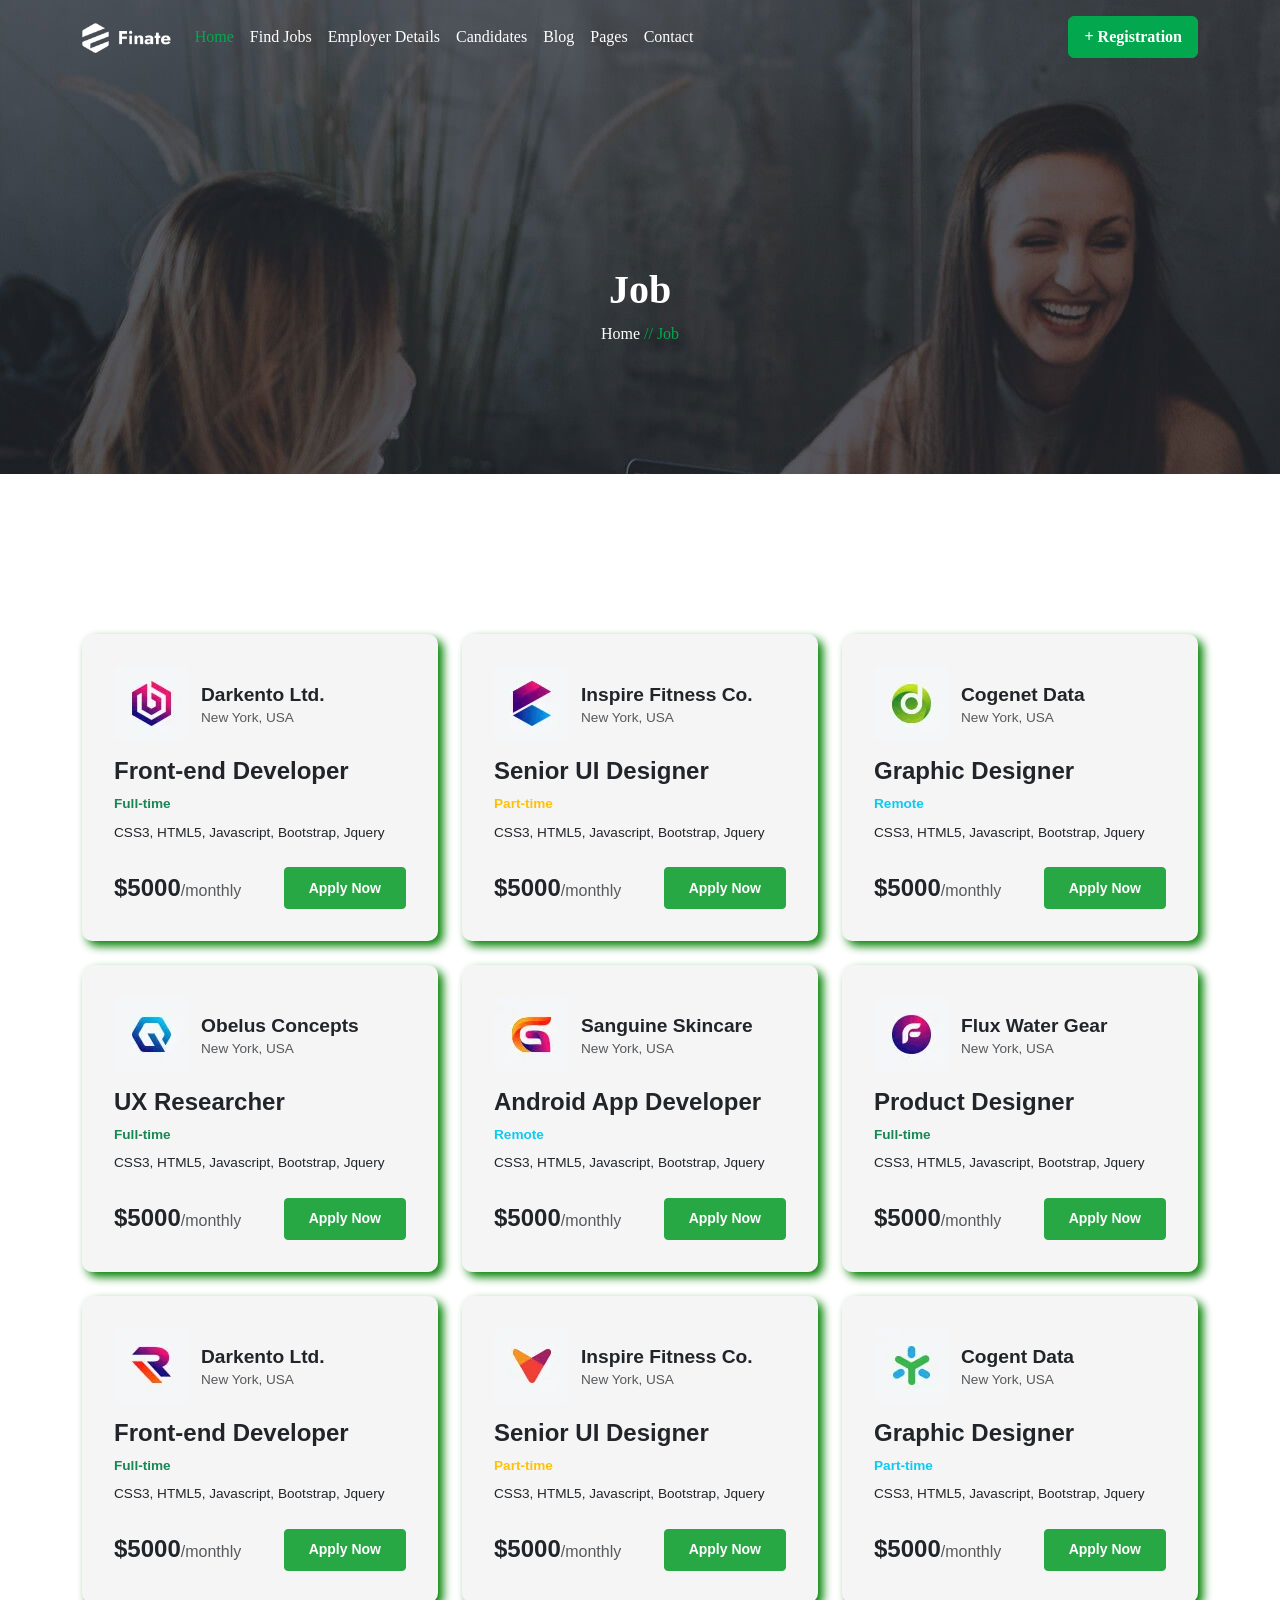
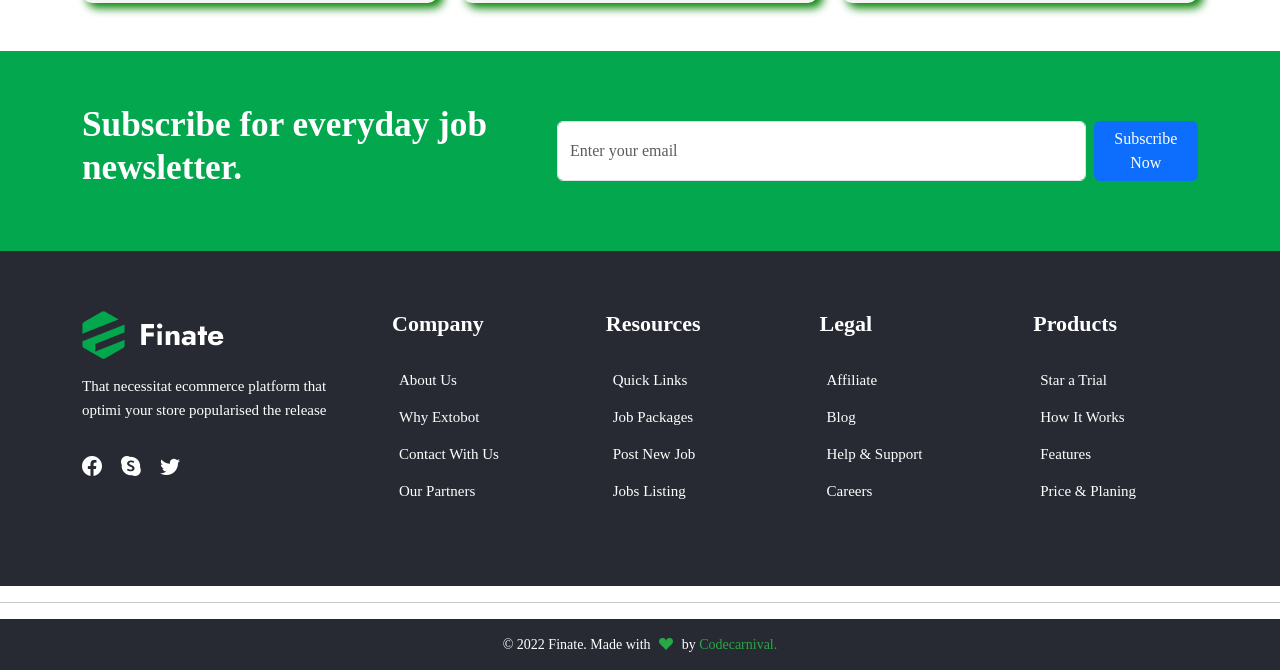
<file: jobs.html>
<!DOCTYPE html>
<html lang="en">

<head>
    <meta charset="UTF-8">
    <meta name="viewport" content="width=device-width, initial-scale=1.0">
    <link href="https://cdn.jsdelivr.net/npm/bootstrap@5.3.8/dist/css/bootstrap.min.css" rel="stylesheet"
        integrity="sha384-sRIl4kxILFvY47J16cr9ZwB07vP4J8+LH7qKQnuqkuIAvNWLzeN8tE5YBujZqJLB" crossorigin="anonymous">
    <link rel="stylesheet" href="https://cdnjs.cloudflare.com/ajax/libs/font-awesome/6.7.2/css/all.min.css">
    <link rel="stylesheet" href="https://cdn.jsdelivr.net/npm/bootstrap-icons@1.13.1/font/bootstrap-icons.min.css">
    <link rel="stylesheet" href="style.css">
    <title>finate</title>


</head>

<body>


    <div style="background-image: url(images/slider-bg.jpg);" class="im">
        <header class="main-header">
            <nav class="navbar navbar-expand-lg py-3">
                <div class="container">

                    <a class="navbar-brand" href="#">
                        <img src="images/logo-light.webp" alt="Logo">
                    </a>

                    <button class="navbar-toggler" type="button" data-bs-toggle="collapse"
                        data-bs-target="#navbarNavDropdown" aria-controls="navbarNavDropdown" aria-expanded="false"
                        aria-label="Toggle navigation">
                        <span class="navbar-toggler-icon"></span>
                    </button>

                    <div class="collapse navbar-collapse" id="navbarNavDropdown">
                        <ul class="navbar-nav me-auto mb-2 mb-lg-0 custom-nav-links">

                            <li class="nav-item">
                                <a class="nav-link active" aria-current="page" href="index.html"
                                    style="color: #03a84e !important;">Home</a>
                            </li>

                            <li class="nav-item dropdown">
                                <a style="color: white;" class="nav-link dropdown" href="#" id="findJobsDropdown"
                                    role="button" data-bs-toggle="dropdown" aria-expanded="false">
                                    Find Jobs
                                </a>
                                <ul class="dropdown-menu" aria-labelledby="findJobsDropdown">
                                    <li><a class="dropdown-item" href="jobs.html">Jobs</a></li>
                                    <li><a class="dropdown-item" href="jobsdetails.html">Jobs Details</a></li>
                                </ul>
                            </li>

                            <li class="nav-item">
                                <a style="color: white;" class="nav-link"
                                    href="employers-details.html">Employer Details</a>
                            </li>

                            <li class="nav-item dropdown">
                                <a style="color: white;" class="nav-link dropdown" href="#" id="candidatesDropdown"
                                    role="button" data-bs-toggle="dropdown" aria-expanded="false">
                                    Candidates
                                </a>
                                <ul class="dropdown-menu" aria-labelledby="candidatesDropdown">
                                    <li><a class="dropdown-item" href="candidates.html">Candidates</a></li>
                                    <li><a class="dropdown-item" href="candidate-details.html">Candidates
                                            Details</a></li>
                                </ul>
                            </li>

                            <li class="nav-item dropdown">
                                <a style="color: white;" class="nav-link dropdown" href="#" id="blogDropdown"
                                    role="button" data-bs-toggle="dropdown" aria-expanded="false">
                                    Blog
                                </a>
                                <ul class="dropdown-menu" aria-labelledby="blogDropdown">
                                    <li><a class="dropdown-item" href="Grid.html">Blog Grid</a></li>
                                    <li><a class="dropdown-item" href="blog-left-sidebar.html">Blog Left
                                            Sidebar</a></li>
                                    <li><a class="dropdown-item" href="blog-right-sidebar.html">Blog Right
                                            Sidebar</a></li>
                                    <li><a class="dropdown-item" href="blog-details.html">Blog Details</a>
                                    </li>
                                </ul>
                            </li>

                            <li class="nav-item dropdown">
                                <a style="color: white;" class="nav-link dropdown" href="#" id="pagesDropdown"
                                    role="button" data-bs-toggle="dropdown" aria-expanded="false">
                                    Pages
                                </a>
                                <ul class="dropdown-menu" aria-labelledby="pagesDropdown">
                                    <li><a class="dropdown-item" href="about-us.html">About us</a></li>
                                    <li><a class="dropdown-item" href="login.html">Login</a></li>
                                    <li><a class="dropdown-item" href="registration.html">Registration</a>
                                    </li>
                                    <li><a class="dropdown-item" href="page-not-found.html">Pages Not
                                            Found</a></li>
                                </ul>
                            </li>

                            <li class="nav-item">
                                <a style="color: white ;" class="nav-link" href="contact.html">Contact</a>
                            </li>
                        </ul>

                        <div class="d-flex ms-lg-auto">
                            <a href="registration.html" class="btn btn-success fw-bold register-btn" role="button">
                                + Registration
                            </a>
                        </div>

                    </div>
                </div>
            </nav>
        </header>


        <div style="text-align: center;" class="content">
           
            <h1 style="text-align: center; font-weight: bold;">Job</h1>
            <a style="text-decoration: none; color: white;" href="index.html">Home     <span style="text-decoration: none; color: #03a84e;">      //     Job</span></a>

            </div>
    </div>


    </div>



    



    <section class="job-circulars-area py-5" style=" margin-top: 5%;">
        <div  class="container">
            <div class="row mb-5">
                <div  class="col-12">
                
                </div>
            </div>

            <div  class="row g-4 justify-content-center">

                <div  class="col-12 col-md-6 col-lg-4">
                    <div style="border: none; background-color: whitesmoke; box-shadow: 5px 5px 10px green ;" class="card job-card p-3">
                        <div class="card-body">
                            <div class="row align-items-center mb-3">
                                <div class="col-auto">
                                    <a href="company-details.html">
                                        <img class="company-logo" src="images/1.webp"
                                            alt="Darkento Ltd. Logo">
                                    </a>
                                </div>
                                <div class="col ps-0">
                                    <h4 class="company-name mb-0">
                                        <a href="company-details.html">Darkento Ltd.</a>
                                    </h4>
                                    <p class="text-muted small mb-0">New York, USA</p>
                                </div>
                            </div>

                            <h3 class="job-title mb-2">
                                <a href="jobs.html">Front-end Developer</a>
                            </h3>
                            <p class="text-success fw-bold small mb-2">Full-time</p>

                            <p class="mb-3 text-dark small">
                                CSS3, HTML5, Javascript, Bootstrap, Jquery
                            </p>

                            <div class="d-flex justify-content-between align-items-center mt-4">
                                <h3 class="mb-0 fw-bold salary">
                                    $5000<span class="fw-normal fs-6 text-muted">/monthly</span>
                                </h3>
                                <a href="jobsdetails.html" class="btn btn-success fw-bold apply-btn">Apply Now</a>
                            </div>
                        </div>
                    </div>
                </div>

                <div class="col-12 col-md-6 col-lg-4">
                    <div style="border: none; background-color: whitesmoke; box-shadow: 5px 5px 10px green ;" class="card job-card p-3">
                        <div class="card-body">
                            <div class="row align-items-center mb-3">
                                <div class="col-auto">
                                    <a href="company-details.html">
                                        <img class="company-logo" src="images/2.webp"
                                            alt="Inspire Fitness Co. Logo">
                                    </a>
                                </div>
                                <div class="col ps-0">
                                    <h4 class="company-name mb-0">
                                        <a href="company-details.html">Inspire Fitness Co.</a>
                                    </h4>
                                    <p class="text-muted small mb-0">New York, USA</p>
                                </div>
                            </div>

                            <h3 class="job-title mb-2">
                                <a href="jobs.html">Senior UI Designer</a>
                            </h3>
                            <p class="text-warning fw-bold small mb-2">Part-time</p>

                            <p class="mb-3 text-dark small">
                                CSS3, HTML5, Javascript, Bootstrap, Jquery
                            </p>

                            <div class="d-flex justify-content-between align-items-center mt-4">
                                <h3 class="mb-0 fw-bold salary">
                                    $5000<span class="fw-normal fs-6 text-muted">/monthly</span>
                                </h3>
                                <a href="jobs.html" class="btn btn-success fw-bold apply-btn">Apply Now</a>
                            </div>
                        </div>
                    </div>
                </div>

                <div class="col-12 col-md-6 col-lg-4">
                    <div style="border: none; background-color: whitesmoke; box-shadow: 5px 5px 10px green ;" class="card job-card p-3">
                        <div class="card-body">
                            <div class="row align-items-center mb-3">
                                <div class="col-auto">
                                    <a href="company-details.html">
                                        <img class="company-logo" src="images/3.webp" alt="Cogenet Data Logo">
                                    </a>
                                </div>
                                <div class="col ps-0">
                                    <h4 class="company-name mb-0">
                                        <a href="company-details.html">Cogenet Data</a>
                                    </h4>
                                    <p class="text-muted small mb-0">New York, USA</p>
                                </div>
                            </div>

                            <h3 class="job-title mb-2">
                                <a href="jobs.html">Graphic Designer</a>
                            </h3>
                            <p class="text-info fw-bold small mb-2">Remote</p>

                            <p class="mb-3 text-dark small">
                                CSS3, HTML5, Javascript, Bootstrap, Jquery
                            </p>

                            <div class="d-flex justify-content-between align-items-center mt-4">
                                <h3 class="mb-0 fw-bold salary">
                                    $5000<span class="fw-normal fs-6 text-muted">/monthly</span>
                                </h3>
                                <a href="" class="btn btn-success fw-bold apply-btn">Apply Now</a>
                            </div>
                        </div>
                    </div>
                </div>

                <div class="col-12 col-md-6 col-lg-4">
                    <div style="border: none; background-color: whitesmoke; box-shadow: 5px 5px 10px green ;" class="card job-card p-3">
                        <div class="card-body">
                            <div class="row align-items-center mb-3">
                                <div class="col-auto">
                                    <a href="company-details.html">
                                        <img class="company-logo" src="images/4.webp"
                                            alt="Obelus Concepts Logo">
                                    </a>
                                </div>
                                <div class="col ps-0">
                                    <h4 class="company-name mb-0">
                                        <a href="company-details.html">Obelus Concepts</a>
                                    </h4>
                                    <p class="text-muted small mb-0">New York, USA</p>
                                </div>
                            </div>

                            <h3 class="job-title mb-2">
                                <a href="jobs.html">UX Researcher</a>
                            </h3>
                            <p class="text-success fw-bold small mb-2">Full-time</p>

                            <p class="mb-3 text-dark small">
                                CSS3, HTML5, Javascript, Bootstrap, Jquery
                            </p>

                            <div class="d-flex justify-content-between align-items-center mt-4">
                                <h3 class="mb-0 fw-bold salary">
                                    $5000<span class="fw-normal fs-6 text-muted">/monthly</span>
                                </h3>
                                <a href="jobs.html" class="btn btn-success fw-bold apply-btn">Apply Now</a>
                            </div>
                        </div>
                    </div>
                </div>

                <div class="col-12 col-md-6 col-lg-4">
                    <div style="border: none; background-color: whitesmoke; box-shadow: 5px 5px 10px green ;" class="card job-card p-3">
                        <div class="card-body">
                            <div class="row align-items-center mb-3">
                                <div class="col-auto">
                                    <a href="company-details.html">
                                        <img class="company-logo" src="images/5.webp"
                                            alt="Sanguine Skincare Logo">
                                    </a>
                                </div>
                                <div class="col ps-0">
                                    <h4 class="company-name mb-0">
                                        <a href="company-details.html">Sanguine Skincare</a>
                                    </h4>
                                    <p class="text-muted small mb-0">New York, USA</p>
                                </div>
                            </div>

                            <h3 class="job-title mb-2">
                                <a href="jobs.html">Android App Developer</a>
                            </h3>
                            <p class="text-info fw-bold small mb-2">Remote</p>

                            <p class="mb-3 text-dark small">
                                CSS3, HTML5, Javascript, Bootstrap, Jquery
                            </p>

                            <div class="d-flex justify-content-between align-items-center mt-4">
                                <h3 class="mb-0 fw-bold salary">
                                    $5000<span class="fw-normal fs-6 text-muted">/monthly</span>
                                </h3>
                                <a href="jobs.html" class="btn btn-success fw-bold apply-btn">Apply Now</a>
                            </div>
                        </div>
                    </div>
                </div>

                <div class="col-12 col-md-6 col-lg-4">
                    <div style="border: none; background-color: whitesmoke; box-shadow: 5px 5px 10px green ;" class="card job-card p-3">
                        <div class="card-body">
                            <div class="row align-items-center mb-3">
                                <div class="col-auto">
                                    <a href="company-details.html">
                                        <img class="company-logo" src="images/6.webp"
                                            alt="Flux Water Gear Logo">
                                    </a>
                                </div>
                                <div class="col ps-0">
                                    <h4 class="company-name mb-0">
                                        <a href="company-details.html">Flux Water Gear</a>
                                    </h4>
                                    <p class="text-muted small mb-0">New York, USA</p>
                                </div>
                            </div>

                            <h3 class="job-title mb-2">
                                <a href="jobs.html">Product Designer</a>
                            </h3>
                            <p class="text-success fw-bold small mb-2">Full-time</p>

                            <p class="mb-3 text-dark small">
                                CSS3, HTML5, Javascript, Bootstrap, Jquery
                            </p>

                            <div class="d-flex justify-content-between align-items-center mt-4">
                                <h3 class="mb-0 fw-bold salary">
                                    $5000<span class="fw-normal fs-6 text-muted">/monthly</span>
                                </h3>
                                <a href="" class="btn btn-success fw-bold apply-btn">Apply Now</a>
                            </div>
                        </div>
                    </div>
                </div>

                <div class="col-12 col-md-6 col-lg-4">
                    <div style="border: none; background-color: whitesmoke; box-shadow: 5px 5px 10px green ;" class="card job-card p-3">
                        <div class="card-body">
                            <div class="row align-items-center mb-3">
                                <div class="col-auto">
                                    <a href="company-details.html">
                                        <img class="company-logo" src="images/7.webp"
                                            alt="Darkento Ltd. Logo">
                                    </a>
                                </div>
                                <div class="col ps-0">
                                    <h4 class="company-name mb-0">
                                        <a href="company-details.html">Darkento Ltd.</a>
                                    </h4>
                                    <p class="text-muted small mb-0">New York, USA</p>
                                </div>
                            </div>

                            <h3 class="job-title mb-2">
                                <a href="jobs.html">Front-end Developer</a>
                            </h3>
                            <p class="text-success fw-bold small mb-2">Full-time</p>

                            <p class="mb-3 text-dark small">
                                CSS3, HTML5, Javascript, Bootstrap, Jquery
                            </p>

                            <div class="d-flex justify-content-between align-items-center mt-4">
                                <h3 class="mb-0 fw-bold salary">
                                    $5000<span class="fw-normal fs-6 text-muted">/monthly</span>
                                </h3>
                                <a href="jobs.html" class="btn btn-success fw-bold apply-btn">Apply Now</a>
                            </div>
                        </div>
                    </div>
                </div>

                <div class="col-12 col-md-6 col-lg-4">
                    <div style="border: none; background-color: whitesmoke; box-shadow: 5px 5px 10px green ;" class="card job-card p-3">
                        <div class="card-body">
                            <div class="row align-items-center mb-3">
                                <div class="col-auto">
                                    <a href="company-details.html">
                                        <img class="company-logo" src="images/8.webp"
                                            alt="Inspire Fitness Co. Logo">
                                    </a>
                                </div>
                                <div class="col ps-0">
                                    <h4 class="company-name mb-0">
                                        <a href="company-details.html">Inspire Fitness Co.</a>
                                    </h4>
                                    <p class="text-muted small mb-0">New York, USA</p>
                                </div>
                            </div>

                            <h3 class="job-title mb-2">
                                <a href="jobs.html">Senior UI Designer</a>
                            </h3>
                            <p class="text-warning fw-bold small mb-2">Part-time</p>

                            <p class="mb-3 text-dark small">
                                CSS3, HTML5, Javascript, Bootstrap, Jquery
                            </p>

                            <div class="d-flex justify-content-between align-items-center mt-4">
                                <h3 class="mb-0 fw-bold salary">
                                    $5000<span class="fw-normal fs-6 text-muted">/monthly</span>
                                </h3>
                                <a href="jobs.html" class="btn btn-success fw-bold apply-btn">Apply Now</a>
                            </div>
                        </div>
                    </div>
                </div>

                <div class="col-12 col-md-6 col-lg-4">
                    <div style="border: none; background-color: whitesmoke; box-shadow: 5px 5px 10px green ;" class="card job-card  p-3">
                        <div class="card-body">
                            <div class="row align-items-center mb-3">
                                <div class="col-auto">
                                    <a href="company-details.html">
                                        <img class="company-logo" src="images/9.webp" alt="Cogent Data Logo">
                                    </a>
                                </div>
                                <div class="col ps-0">
                                    <h4 class="company-name mb-0">
                                        <a href="company-details.html">Cogent Data</a>
                                    </h4>
                                    <p class="text-muted small mb-0">New York, USA</p>
                                </div>
                            </div>

                            <h3 class="job-title mb-2">
                                <a href="jobs.html">Graphic Designer</a>
                            </h3>
                            <p class="text-info fw-bold small mb-2">Part-time</p>

                            <p class="mb-3 text-dark small">
                                CSS3, HTML5, Javascript, Bootstrap, Jquery
                            </p>

                            <div class="d-flex justify-content-between align-items-center mt-4">
                                <h3 class="mb-0 fw-bold salary">
                                    $5000<span class="fw-normal fs-6 text-muted">/monthly</span>
                                </h3>
                                <a href="" class="btn btn-success fw-bold apply-btn">Apply Now</a>
                            </div>
                        </div>
                    </div>
                </div>

            </div>
        </div>
    </section>



    <footer>
        <div style="background-color: #03a84e; width: 100%; height: 200px;"
            class="container-fluid d-flex align-items-center">
            <div class="container">
                <div class="row d-flex align-items-center">

                    <div class="col-12 col-md-5">
                        <div class="news">
                            <h4 style="font-size: 2.2rem;" class="text-white fw-bold">Subscribe for everyday job
                                newsletter.</h4>
                        </div>
                    </div>

                    <div class="col-12 col-md-7">
                        <div class="footer-newsletter-form">
                            <form action="#" class="d-flex">
                                <input type="email" placeholder="Enter your email" class="form-control me-2">
                                <button type="submit" class="btn btn-primary btn-newsletter">Subscribe Now</button>
                            </form>
                        </div>
                    </div>

                </div>
            </div>
        </div>
    </footer>


    <footer class="main-footer">
        <div style="background-color: #272a33;" class="container-fluid">
            <div class="container pt--60 pb--60">
                <div class="row">

                    <div style="margin-bottom: 30px;" class="col-md-6 col-lg-3">
                        <div class="logoindex">
                            <a href="index.html">
                                <img class="logo-main" src="images/logo-light-theme.png" alt="Logo" />
                            </a>
                        </div>
                        <p class="ptext">That necessitat ecommerce platform that optimi your store popularised the
                            release</p>
                        <div class="icons">
                            <a href="https://www.facebook.com" target="_blank" rel="noopener"><i
                                    class="bi bi-facebook"></i></a>
                            <a href="https://www.skype.com" target="_blank" rel="noopener"><i
                                    class="bi bi-skype"></i></a>
                            <a href="https://twitter.com" target="_blank" rel="noopener"><i
                                    class="bi bi-twitter"></i></a>
                        </div>
                    </div>

                    <div class="col-md-6 col-lg-9">
                        <div class="row">
                            <div class="col-md-3 col-lg-3">
                                <div class="widget-item nav-menu-item1">
                                    <h4 class="widget-title">Company</h4>
                                    <h4 class="widget-collapsed-title collapsed" data-bs-toggle="collapse"
                                        data-bs-target="#widgetId-1">Company</h4>
                                    <div id="widgetId-1" class="collapse widget-collapse-body">
                                        <div class="collapse-body">
                                            <div class="widget-menu-wrap">
                                                <ul style="list-style: none;" class="nav-menu">
                                                    <li><a href="about-us.html">About Us</a></li>
                                                    <li><a href="about-us.html">Why Extobot</a></li>
                                                    <li><a href="contact.html">Contact With Us</a></li>
                                                    <li><a href="contact.html">Our Partners</a></li>
                                                </ul>
                                            </div>
                                        </div>
                                    </div>
                                </div>
                            </div>

                            <div class="col-md-3 col-lg-3">
                                <div class="widget-item nav-menu-item2">
                                    <h4 class="widget-title">Resources</h4>
                                    <h4 class="widget-collapsed-title collapsed" data-bs-toggle="collapse"
                                        data-bs-target="#widgetId-2">Resources</h4>
                                    <div id="widgetId-2" class="collapse widget-collapse-body">
                                        <div class="collapse-body">
                                            <div class="widget-menu-wrap">
                                                <ul style="list-style: none;" class="nav-menu">
                                                    <li><a href="account-login.html">Quick Links</a></li>
                                                    <li><a href="job.html">Job Packages</a></li>
                                                    <li><a href="job.html">Post New Job</a></li>
                                                    <li><a href="job.html">Jobs Listing</a></li>
                                                </ul>
                                            </div>
                                        </div>
                                    </div>
                                </div>
                            </div>

                            <div class="col-md-3 col-lg-3">
                                <div class="widget-item nav-menu-item3">
                                    <h4 class="widget-title">Legal</h4>
                                    <h4 class="widget-collapsed-title collapsed" data-bs-toggle="collapse"
                                        data-bs-target="#widgetId-3">Legal</h4>
                                    <div id="widgetId-3" class="collapse widget-collapse-body">
                                        <div class="collapse-body">
                                            <div class="widget-menu-wrap">
                                                <ul style="list-style: none;" class="nav-menu">
                                                    <li><a href="account-login.html">Affiliate</a></li>
                                                    <li><a href="blog.html">Blog</a></li>
                                                    <li><a href="account-login.html">Help & Support</a></li>
                                                    <li><a href="job.html">Careers</a></li>
                                                </ul>
                                            </div>
                                        </div>
                                    </div>
                                </div>
                            </div>

                            <div class="col-md-3 col-lg-3">
                                <div class="widget-item nav-menu-item4">
                                    <h4 class="widget-title">Products</h4>
                                    <h4 class="widget-collapsed-title collapsed" data-bs-toggle="collapse"
                                        data-bs-target="#widgetId-4">Products</h4>
                                    <div id="widgetId-4" class="collapse widget-collapse-body">
                                        <div class="collapse-body">
                                            <div class="widget-menu-wrap">
                                                <ul style="list-style: none;" class="nav-menu">
                                                    <li><a href="account-login.html">Star a Trial</a></li>
                                                    <li><a href="about-us.html">How It Works</a></li>
                                                    <li><a href="account-login.html">Features</a></li>
                                                    <li><a href="about-us.html">Price & Planing</a></li>
                                                </ul>
                                            </div>
                                        </div>
                                    </div>
                                </div>
                            </div>
                        </div>
                    </div>

                </div>
            </div>
        </div>
        <hr>
        <div class="footer-bottom">
            <div class="container pt--0 pb--0">
                <div class="row">
                    <div class="col-12">
                        <div class="footer-bottom-content">
                            <p class="copyright">© 2022 Finate. Made with <i class="bi bi-suit-heart-fill"></i> by <a
                                    target="_blank" href="https://themeforest.net/user/codecarnival">Codecarnival.</a>
                            </p>
                        </div>
                    </div>
                </div>
            </div>
        </div>
    </footer>




    <script src="https://cdn.jsdelivr.net/npm/bootstrap@5.3.8/dist/js/bootstrap.bundle.min.js"
        integrity="sha384-FKyoEForCGlyvwx9Hj09JcYn3nv7wiPVlz7YYwJrWVcXK/BmnVDxM+D2scQbITxI"
        crossorigin="anonymous"></script>
</body>

</html>
</file>
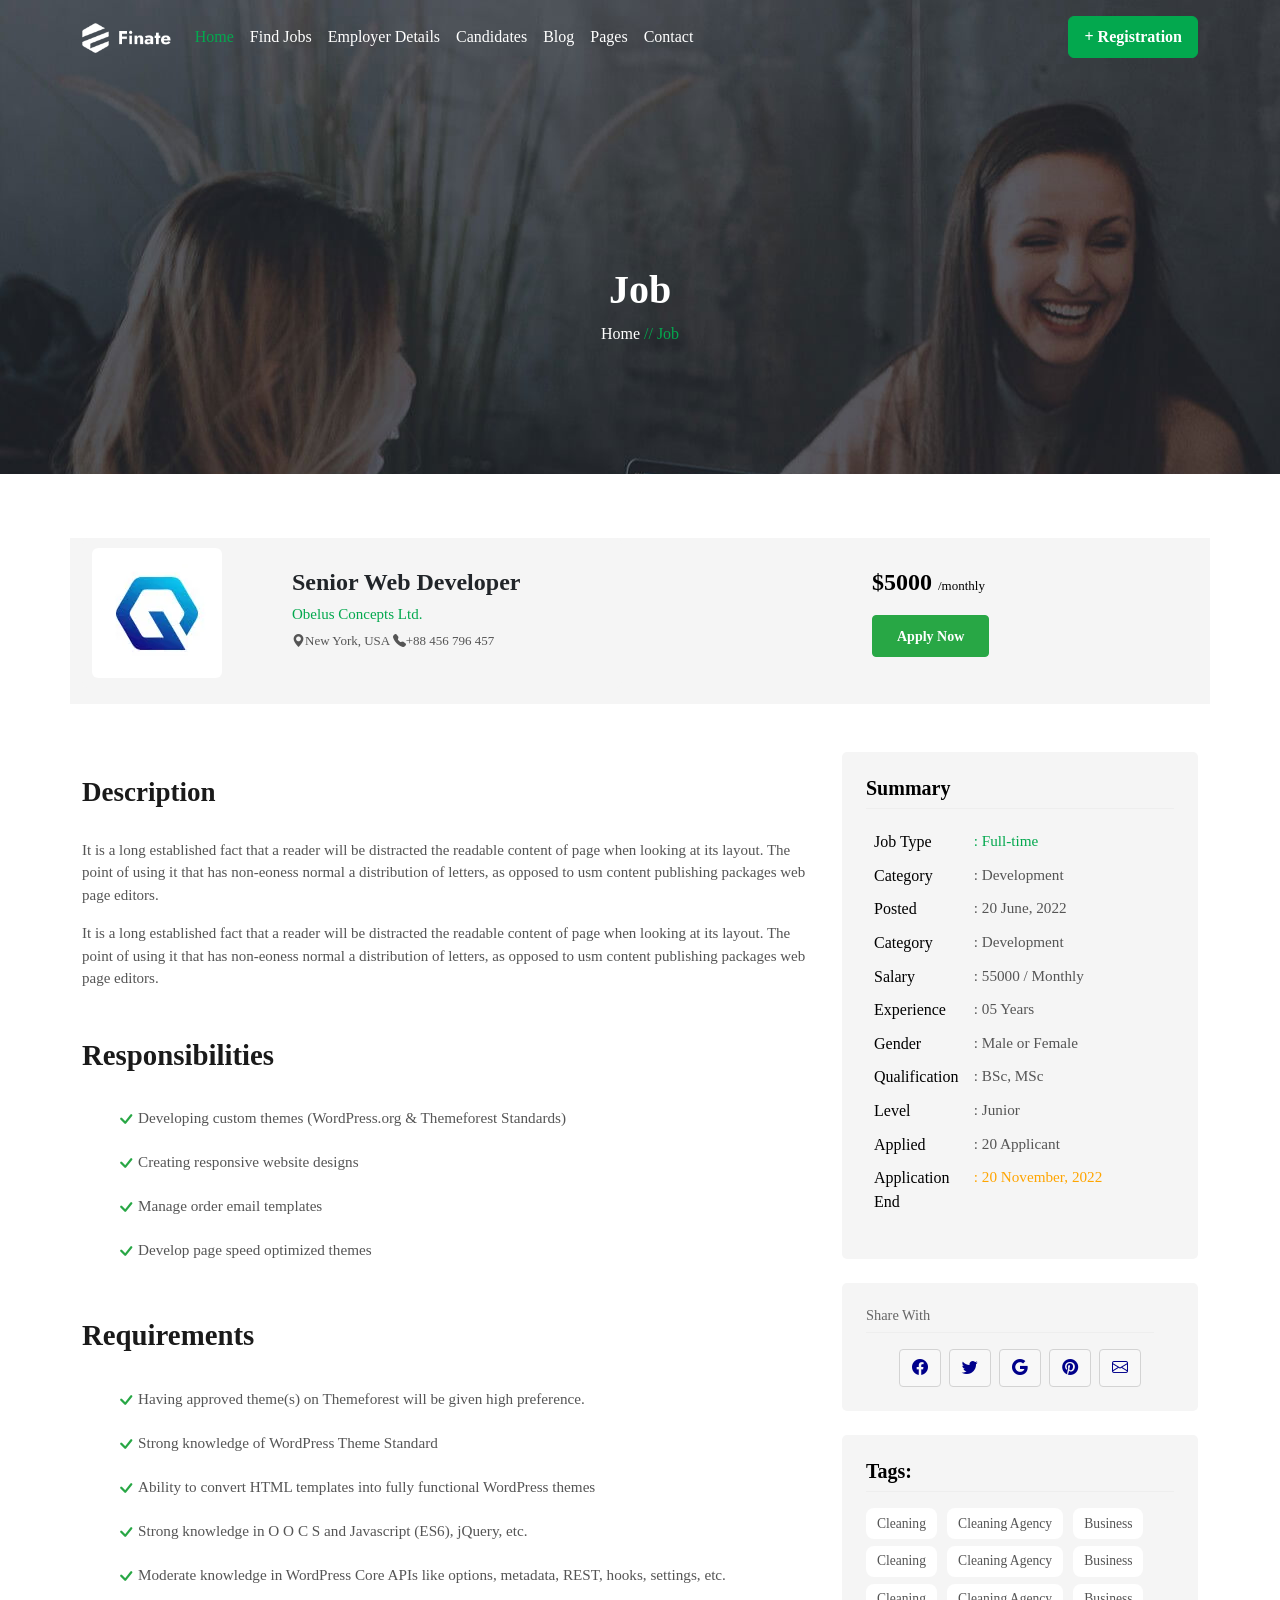
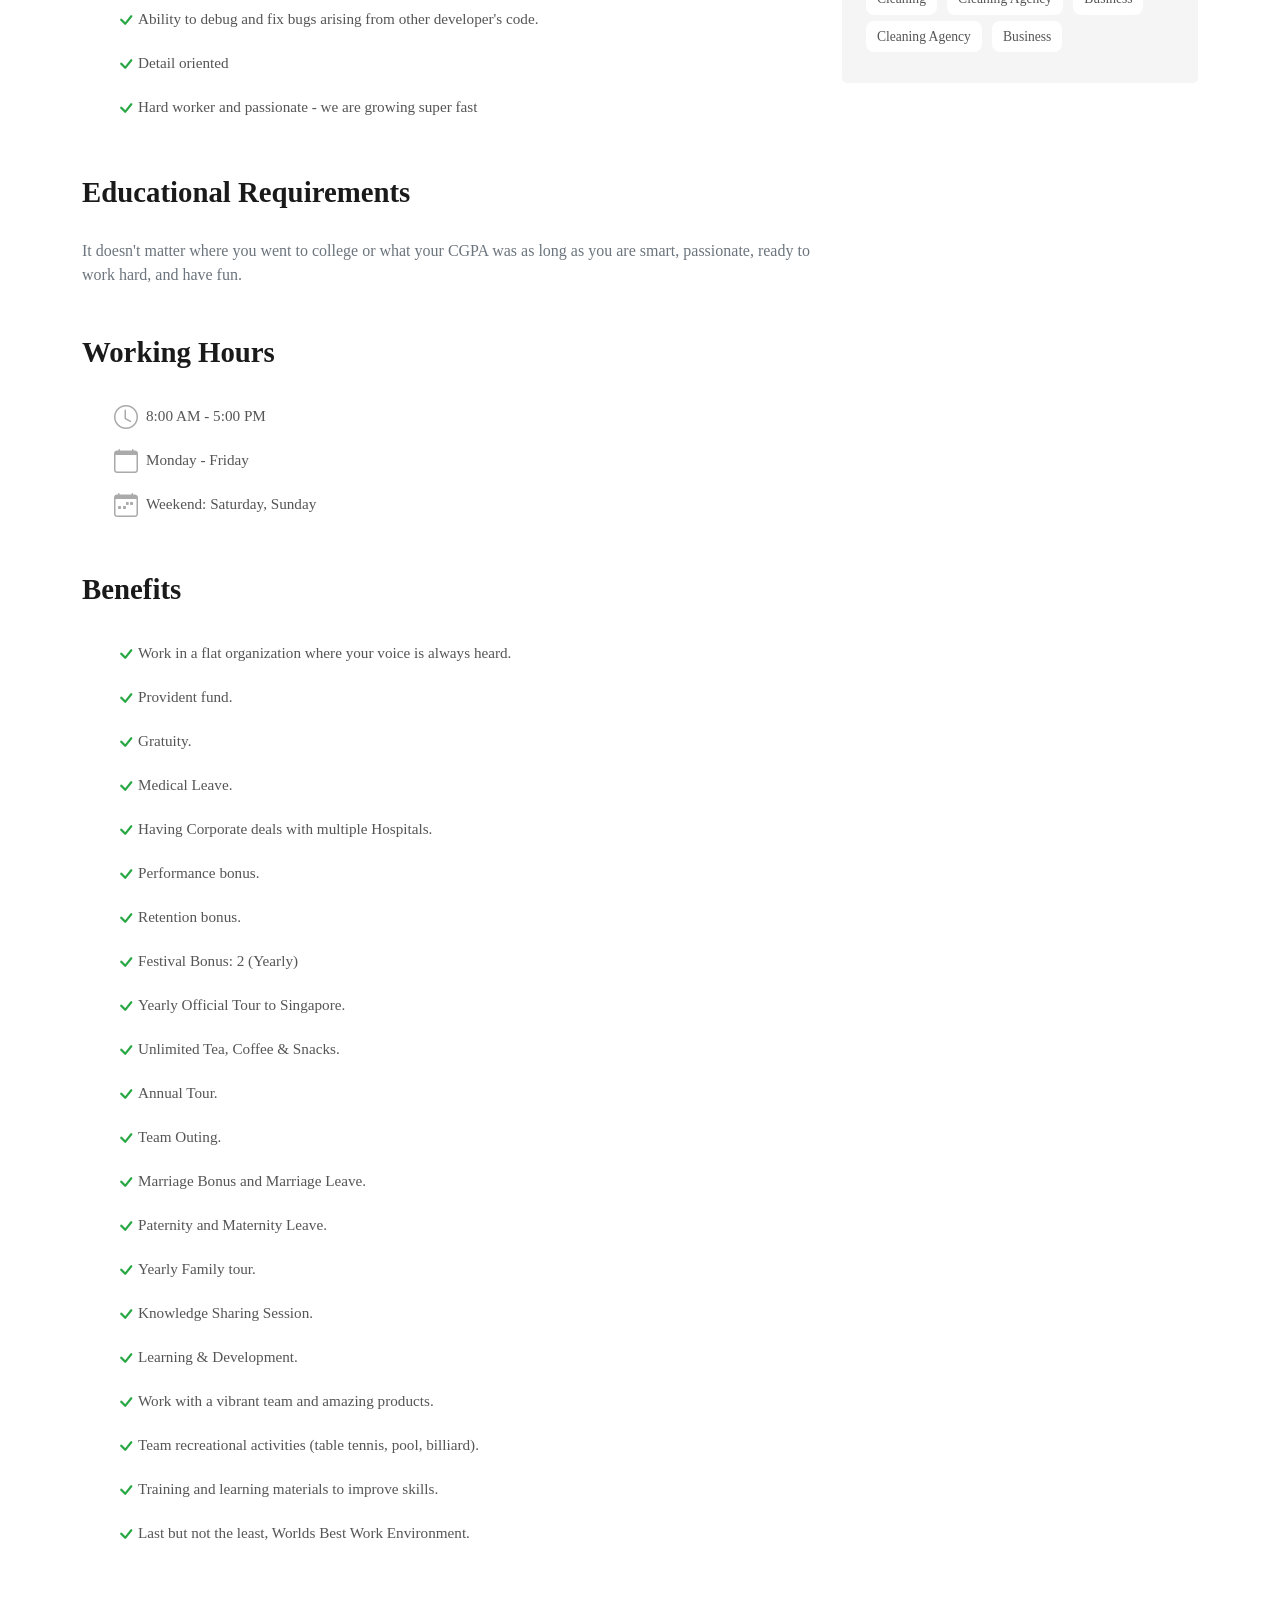
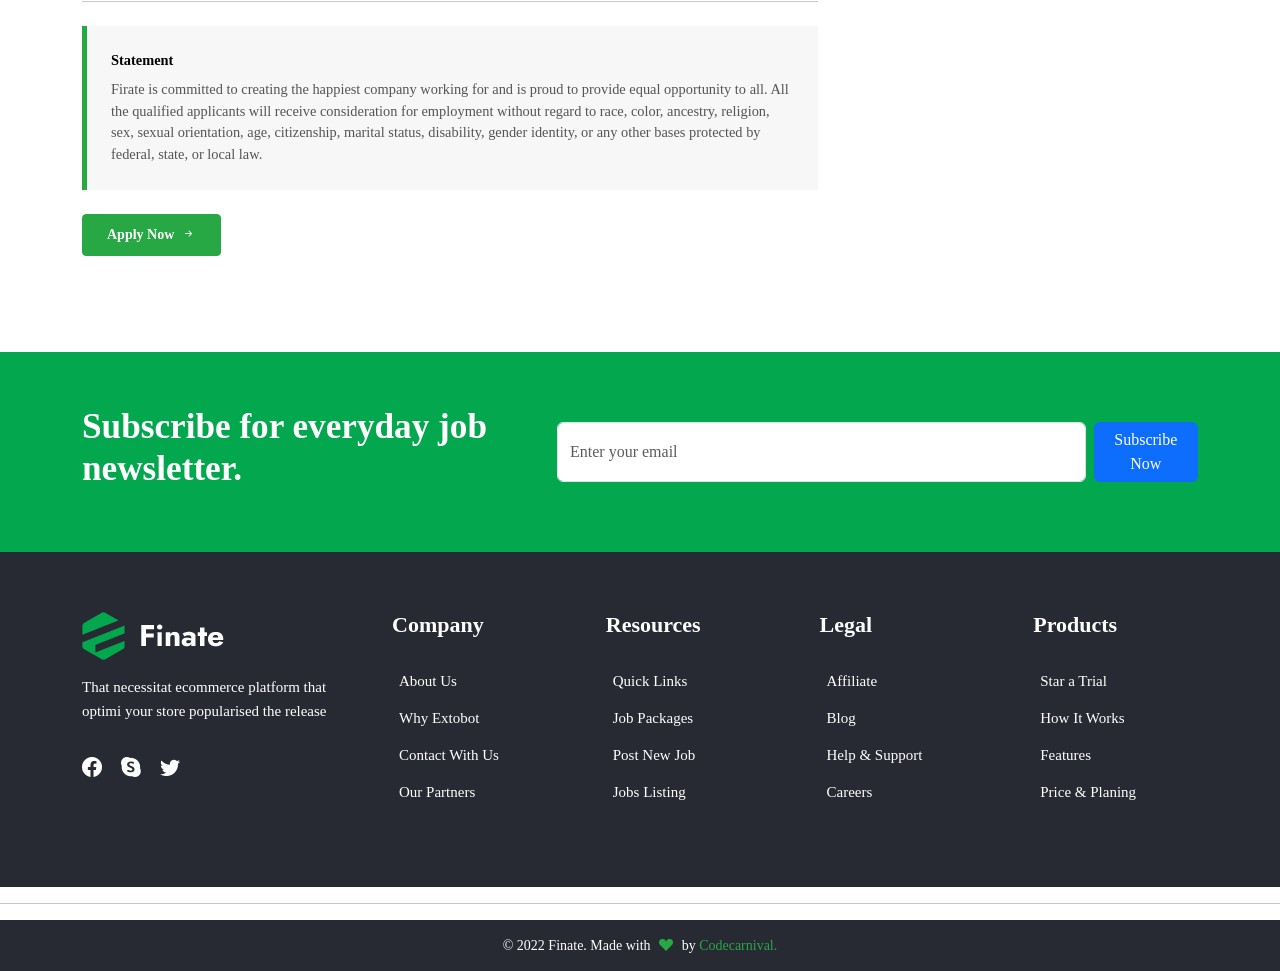
<file: jobsdetails.html>
<!DOCTYPE html>
<html lang="en">

<head>
    <meta charset="UTF-8">
    <meta name="viewport" content="width=device-width, initial-scale=1.0">
    <link href="https://cdn.jsdelivr.net/npm/bootstrap@5.3.8/dist/css/bootstrap.min.css" rel="stylesheet"
        integrity="sha384-sRIl4kxILFvY47J16cr9ZwB07vP4J8+LH7qKQnuqkuIAvNWLzeN8tE5YBujZqJLB" crossorigin="anonymous">
    <link rel="stylesheet" href="https://cdnjs.cloudflare.com/ajax/libs/font-awesome/6.7.2/css/all.min.css">
    <link rel="stylesheet" href="https://cdn.jsdelivr.net/npm/bootstrap-icons@1.13.1/font/bootstrap-icons.min.css">
    <link rel="stylesheet" href="style.css">
    <title>finate</title>


</head>

<body>


    <div style="background-image: url(images/slider-bg.jpg);" class="im">
        <header class="main-header">
            <nav class="navbar navbar-expand-lg py-3">
                <div class="container">

                    <a class="navbar-brand" href="#">
                        <img src="images/logo-light.webp" alt="Logo">
                    </a>

                    <button class="navbar-toggler" type="button" data-bs-toggle="collapse"
                        data-bs-target="#navbarNavDropdown" aria-controls="navbarNavDropdown" aria-expanded="false"
                        aria-label="Toggle navigation">
                        <span class="navbar-toggler-icon"></span>
                    </button>

                    <div class="collapse navbar-collapse" id="navbarNavDropdown">
                        <ul class="navbar-nav me-auto mb-2 mb-lg-0 custom-nav-links">

                            <li class="nav-item">
                                <a class="nav-link active" aria-current="page" href="index.html"
                                    style="color: #03a84e !important;">Home</a>
                            </li>

                            <li class="nav-item dropdown">
                                <a style="color: white;" class="nav-link dropdown" href="#" id="findJobsDropdown"
                                    role="button" data-bs-toggle="dropdown" aria-expanded="false">
                                    Find Jobs
                                </a>
                                <ul class="dropdown-menu" aria-labelledby="findJobsDropdown">
                                    <li><a class="dropdown-item" href="jobs.html">Jobs</a></li>
                                    <li><a class="dropdown-item" href="jobsdetails.html">Jobs Details</a></li>
                                </ul>
                            </li>

                            <li class="nav-item">
                                <a style="color: white;" class="nav-link"
                                    href="employers-details.html">Employer Details</a>
                            </li>

                            <li class="nav-item dropdown">
                                <a style="color: white;" class="nav-link dropdown" href="#" id="candidatesDropdown"
                                    role="button" data-bs-toggle="dropdown" aria-expanded="false">
                                    Candidates
                                </a>
                                <ul class="dropdown-menu" aria-labelledby="candidatesDropdown">
                                    <li><a class="dropdown-item" href="candidates.html">Candidates</a></li>
                                    <li><a class="dropdown-item" href="candidate-details.html">Candidates
                                            Details</a></li>
                                </ul>
                            </li>

                            <li class="nav-item dropdown">
                                <a style="color: white;" class="nav-link dropdown" href="#" id="blogDropdown"
                                    role="button" data-bs-toggle="dropdown" aria-expanded="false">
                                    Blog
                                </a>
                                <ul class="dropdown-menu" aria-labelledby="blogDropdown">
                                    <li><a class="dropdown-item" href="Grid.html">Blog Grid</a></li>
                                    <li><a class="dropdown-item" href="blog-left-sidebar.html">Blog Left
                                            Sidebar</a></li>
                                    <li><a class="dropdown-item" href="blog-right-sidebar.html">Blog Right
                                            Sidebar</a></li>
                                    <li><a class="dropdown-item" href="blog-details.html">Blog Details</a>
                                    </li>
                                </ul>
                            </li>

                            <li class="nav-item dropdown">
                                <a style="color: white;" class="nav-link dropdown" href="#" id="pagesDropdown"
                                    role="button" data-bs-toggle="dropdown" aria-expanded="false">
                                    Pages
                                </a>
                                <ul class="dropdown-menu" aria-labelledby="pagesDropdown">
                                    <li><a class="dropdown-item" href="about-us.html">About us</a></li>
                                    <li><a class="dropdown-item" href="login.html">Login</a></li>
                                    <li><a class="dropdown-item" href="registration.html">Registration</a>
                                    </li>
                                    <li><a class="dropdown-item" href="page-not-found.html">Pages Not
                                            Found</a></li>
                                </ul>
                            </li>

                            <li class="nav-item">
                                <a style="color: white ;" class="nav-link" href="contact.html">Contact</a>
                            </li>
                        </ul>

                        <div class="d-flex ms-lg-auto">
                            <a href="registration.html" class="btn btn-success fw-bold register-btn" role="button">
                                + Registration
                            </a>
                        </div>

                    </div>
                </div>
            </nav>
        </header>


        <div style="text-align: center;" class="content">
           
            <h1 style="text-align: center; font-weight: bold;">Job</h1>
            <a style="text-decoration: none; color: white;" href="index.html">Home     <span style="text-decoration: none; color: #03a84e;">      //     Job</span></a>

            </div>
    </div>


    </div>
 

    <div style="background-color: whitesmoke;" class="container">
        <div class="row">
            <div class="col-lg-8">
               <div class="card mb-3" style="max-width: 540px; background-color: whitesmoke; border: none;">
  <div class="row g-0">
    <div class="col-md-4">
      <img style="padding: 10px;" src="images/job.webp" class="img-fluid rounded-4" alt="...">
    </div>
    <div class="col-md-8">
      <div style="padding: 30px;" class="card-body">
        <h4 style="font-weight: bold;" class="card-title">Senior Web Developer</h4>
       <h5 style="color: #03a84e; font-size: 15px;" >Obelus Concepts Ltd.</h5>
       <div style="color: #555; gap: 10px; font-size: 13px;" class="tag">
       <i class="bi bi-geo-alt-fill"></i><span>New York, USA</span>
       <i class="bi bi-telephone-fill"></i><span>+88 456 796 457</span>
       </div>
      
    

      </div>
    </div>
  </div>
  
  
</div>


   
 
            </div>
            <div class="col-lg-4">
                 <div  style="padding: 30px;" class="card-body">
                     <h4 style="color: black;"  class=" fw-bold">$5000 <span style="font-weight: normal; font-size: 13px; color: black;">/monthly</span></h4>
        
     <a style="margin-top: 10px;" href="#" class="btn btn-success btn-lg apply-btn">Apply Now</a>
       </div>
      
    

      </div>
            </div>
        </div>
    </div>  

  


<div class="container my-5">
    <div class="row">

        <div class="col-lg-8 col-lg-5">

            <section  style="color: #555; font-size: 15px; font-family: Jostsans-serif;"  class="mb-4">
                <h2  class="section-title">Description</h2>
                <p>It is a long established fact that a reader will be distracted the readable content of page when looking at its layout. The point of using it that has non-eoness normal a distribution of letters, as opposed to usm content publishing packages web page editors.</p>
                <p>It is a long established fact that a reader will be distracted the readable content of page when looking at its layout. The point of using it that has non-eoness normal a distribution of letters, as opposed to usm content publishing packages web page editors.</p>
            </section>
            <hr class="d-lg-none"> <section class="mb-4">
                <h2 class="section-title">Responsibilities</h2>
                <ul class=" custom-list">
                    <li><i class="bi bi-check"></i>Developing custom themes (WordPress.org & Themeforest Standards)</li>
                    <li><i class="bi bi-check"></i>Creating responsive website designs</li>
                    <li><i class="bi bi-check"></i>Manage order email templates</li>
                    <li><i class="bi bi-check"></i>Develop page speed optimized themes</li>
                </ul>
            </section>
            
            <section class="mb-4">
                <h2 class="section-title">Requirements</h2>
                <ul class="custom-list">
                    <li><i class="bi bi-check"></i>Having approved theme(s) on Themeforest will be given high preference.</li>
                    <li><i class="bi bi-check"></i>Strong knowledge of WordPress Theme Standard</li>
                    <li><i class="bi bi-check"></i>Ability to convert HTML templates into fully functional WordPress themes</li>
                    <li><i class="bi bi-check"></i>Strong knowledge in O O C S and Javascript (ES6), jQuery, etc.</li>
                    <li><i class="bi bi-check"></i>Moderate knowledge in WordPress Core APIs like options, metadata, REST, hooks, settings, etc.</li>
                    <li><i class="bi bi-check"></i>Ability to debug and fix bugs arising from other developer's code.</li>
                    <li><i class="bi bi-check"></i>Detail oriented</li>
                    <li><i class="bi bi-check"></i>Hard worker and passionate - we are growing super fast</li>
                </ul>
            </section>

            <section class="mb-4">
                <h2 class="section-title">Educational Requirements</h2>
                <p class="text-secondary">It doesn't matter where you went to college or what your CGPA was as long as you are smart, passionate, ready to work hard, and have fun.</p>
            </section>

            <section class="mb-4">
                <h2 class="section-title">Working Hours</h2>
                <ul class=" custom-list working-hours">
                    <li><i class="bi bi-clock me-2"></i>8:00 AM - 5:00 PM</li>
                    <li><i class="bi bi-calendar me-2"></i>Monday - Friday</li>
                    <li><i class="bi bi-calendar-week me-2"></i>Weekend: Saturday, Sunday</li>
                </ul>
            </section>

            <section class="mb-5">
                <h2 class="section-title">Benefits</h2>
                <ul class=" custom-list">
                    <li><i class="bi bi-check"></i>Work in a flat organization where your voice is always heard.</li>
                    <li><i class="bi bi-check"></i>Provident fund.</li>
                    <li><i class="bi bi-check"></i>Gratuity.</li>
                    <li><i class="bi bi-check"></i>Medical Leave.</li>
                    <li><i class="bi bi-check"></i>Having Corporate deals with multiple Hospitals.</li>
                    <li><i class="bi bi-check"></i>Performance bonus.</li>
                    <li><i class="bi bi-check"></i>Retention bonus.</li>
                    <li><i class="bi bi-check"></i>Festival Bonus: 2 (Yearly)</li>
                    <li><i class="bi bi-check"></i>Yearly Official Tour to Singapore.</li>
                    <li><i class="bi bi-check"></i>Unlimited Tea, Coffee & Snacks.</li>
                    <li><i class="bi bi-check"></i>Annual Tour.</li>
                    <li><i class="bi bi-check"></i>Team Outing.</li>
                    <li><i class="bi bi-check"></i>Marriage Bonus and Marriage Leave.</li>
                    <li><i class="bi bi-check"></i>Paternity and Maternity Leave.</li>
                    <li><i class="bi bi-check"></i>Yearly Family tour.</li>
                    <li><i class="bi bi-check"></i>Knowledge Sharing Session.</li>
                    <li><i class="bi bi-check"></i>Learning & Development.</li>
                    <li><i class="bi bi-check"></i>Work with a vibrant team and amazing products.</li>
                    <li><i class="bi bi-check"></i>Team recreational activities (table tennis, pool, billiard).</li>
                    <li><i class="bi bi-check"></i>Training and learning materials to improve skills.</li>
                    <li><i class="bi bi-check"></i>Last but not the least, Worlds Best Work Environment.</li>
                </ul>
            </section>
            <hr>

            <section class="statement p-4 mt-4">
                <p class="mb-2"><strong>Statement</strong></p>
                <p>Firate is committed to creating the happiest company working for and is proud to provide equal opportunity to all. All the qualified applicants will receive consideration for employment without regard to race, color, ancestry, religion, sex, sexual orientation, age, citizenship, marital status, disability, gender identity, or any other bases protected by federal, state, or local law.</p>
            </section>

            <div class="mt-4 mb-5">
                <a href="#" class="btn btn-success btn-lg apply-btn">Apply Now <i class="bi bi-arrow-right-short ms-2"></i></a>
            </div>

        </div>

        <div class="col-lg-4">

            <div class="card summary-card p-4 mb-4">
                <h3 class="summary-title">Summary</h3>
                <table class="table table-borderless summary-table">
                    <tbody>
                        <tr><th>Job Type</th><td style="color: #03a84e;">: Full-time</td></tr>
                        <tr><th>Category</th><td>: Development</td></tr>
                        <tr><th>Posted</th><td>: 20 June, 2022</td></tr>
                        <tr><th>Category</th><td>: Development</td></tr>
                        <tr><th>Salary</th><td>: 55000 / Monthly</td></tr>
                        <tr><th>Experience</th><td>: 05 Years</td></tr>
                        <tr><th>Gender</th><td>: Male or Female</td></tr>
                        <tr><th>Qualification</th><td>: BSc, MSc</td></tr>
                        <tr><th>Level</th><td>: Junior</td></tr>
                        <tr><th>Applied</th><td>: 20 Applicant</td></tr>
                        <tr><th>Application End</th><td style="color: orange;">: 20 November, 2022</td></tr>
                    </tbody>
                </table>
            </div>
            
            <hr class="d-lg-none">

            <div class="card share-card p-4 mb-4">
                <h3 class="share-title">Share With</h3>
                <div class="d-flex justify-content-center share-icons">
                    <a href="#" class="btn me-2"><i class="bi bi-facebook"></i></a>
                    <a href="#" class="btn me-2"><i class="bi bi-twitter"></i></a>
                    <a href="#" class="btn me-2"><i class="bi bi-google"></i></a>
                    <a href="#" class="btn me-2"><i class="bi bi-pinterest"></i></a>
                    <a href="#" class="btn"><i class="bi bi-envelope"></i></a>
                </div>
            </div>

            <div class="card tags-card p-4">
                <h3 class="tags-title">Tags:</h3>
                <div class="tag-cloud">
                    <span class="textbage">Cleaning</span>
                    <span class="textbage">Cleaning Agency</span>
                    <span class="textbage">Business</span>
                    <span  class="textbage">Cleaning</span>
                    <span class="textbage">Cleaning Agency</span>
                    <span class="textbage">Business</span>
                    <span class="textbage">Cleaning</span>
                    <span class="textbage">Cleaning Agency</span>
                    <span class="textbage">Business</span>
                    <span class="textbage">Cleaning Agency</span>
                    <span class="textbage">Business</span>
                </div>
            </div>

        </div>

    </div>
</div>

            </div>
        </div>
    </div>
   

    <footer>
        <div style="background-color: #03a84e; width: 100%; height: 200px;"
            class="container-fluid d-flex align-items-center">
            <div class="container">
                <div class="row d-flex align-items-center">

                    <div class="col-12 col-md-5">
                        <div class="news">
                            <h4 style="font-size: 2.2rem;" class="text-white fw-bold">Subscribe for everyday job
                                newsletter.</h4>
                        </div>
                    </div>

                    <div class="col-12 col-md-7">
                        <div class="footer-newsletter-form">
                            <form action="#" class="d-flex">
                                <input type="email" placeholder="Enter your email" class="form-control me-2">
                                <button type="submit" class="btn btn-primary btn-newsletter">Subscribe Now</button>
                            </form>
                        </div>
                    </div>

                </div>
            </div>
        </div>
    </footer>


    <footer class="main-footer">
        <div style="background-color: #272a33;" class="container-fluid">
            <div class="container pt--60 pb--60">
                <div class="row">

                    <div style="margin-bottom: 30px;" class="col-md-6 col-lg-3">
                        <div class="logoindex">
                            <a href="index.html">
                                <img class="logo-main" src="images/logo-light-theme.png" alt="Logo" />
                            </a>
                        </div>
                        <p class="ptext">That necessitat ecommerce platform that optimi your store popularised the
                            release</p>
                        <div class="icons">
                            <a href="https://www.facebook.com" target="_blank" rel="noopener"><i
                                    class="bi bi-facebook"></i></a>
                            <a href="https://www.skype.com" target="_blank" rel="noopener"><i
                                    class="bi bi-skype"></i></a>
                            <a href="https://twitter.com" target="_blank" rel="noopener"><i
                                    class="bi bi-twitter"></i></a>
                        </div>
                    </div>

                    <div class="col-md-6 col-lg-9">
                        <div class="row">
                            <div class="col-md-3 col-lg-3">
                                <div class="widget-item nav-menu-item1">
                                    <h4 class="widget-title">Company</h4>
                                    <h4 class="widget-collapsed-title collapsed" data-bs-toggle="collapse"
                                        data-bs-target="#widgetId-1">Company</h4>
                                    <div id="widgetId-1" class="collapse widget-collapse-body">
                                        <div class="collapse-body">
                                            <div class="widget-menu-wrap">
                                                <ul style="list-style: none;" class="nav-menu">
                                                    <li><a href="about-us.html">About Us</a></li>
                                                    <li><a href="about-us.html">Why Extobot</a></li>
                                                    <li><a href="contact.html">Contact With Us</a></li>
                                                    <li><a href="contact.html">Our Partners</a></li>
                                                </ul>
                                            </div>
                                        </div>
                                    </div>
                                </div>
                            </div>

                            <div class="col-md-3 col-lg-3">
                                <div class="widget-item nav-menu-item2">
                                    <h4 class="widget-title">Resources</h4>
                                    <h4 class="widget-collapsed-title collapsed" data-bs-toggle="collapse"
                                        data-bs-target="#widgetId-2">Resources</h4>
                                    <div id="widgetId-2" class="collapse widget-collapse-body">
                                        <div class="collapse-body">
                                            <div class="widget-menu-wrap">
                                                <ul style="list-style: none;" class="nav-menu">
                                                    <li><a href="account-login.html">Quick Links</a></li>
                                                    <li><a href="job.html">Job Packages</a></li>
                                                    <li><a href="job.html">Post New Job</a></li>
                                                    <li><a href="job.html">Jobs Listing</a></li>
                                                </ul>
                                            </div>
                                        </div>
                                    </div>
                                </div>
                            </div>

                            <div class="col-md-3 col-lg-3">
                                <div class="widget-item nav-menu-item3">
                                    <h4 class="widget-title">Legal</h4>
                                    <h4 class="widget-collapsed-title collapsed" data-bs-toggle="collapse"
                                        data-bs-target="#widgetId-3">Legal</h4>
                                    <div id="widgetId-3" class="collapse widget-collapse-body">
                                        <div class="collapse-body">
                                            <div class="widget-menu-wrap">
                                                <ul style="list-style: none;" class="nav-menu">
                                                    <li><a href="account-login.html">Affiliate</a></li>
                                                    <li><a href="blog.html">Blog</a></li>
                                                    <li><a href="account-login.html">Help & Support</a></li>
                                                    <li><a href="job.html">Careers</a></li>
                                                </ul>
                                            </div>
                                        </div>
                                    </div>
                                </div>
                            </div>

                            <div class="col-md-3 col-lg-3">
                                <div class="widget-item nav-menu-item4">
                                    <h4 class="widget-title">Products</h4>
                                    <h4 class="widget-collapsed-title collapsed" data-bs-toggle="collapse"
                                        data-bs-target="#widgetId-4">Products</h4>
                                    <div id="widgetId-4" class="collapse widget-collapse-body">
                                        <div class="collapse-body">
                                            <div class="widget-menu-wrap">
                                                <ul style="list-style: none;" class="nav-menu">
                                                    <li><a href="account-login.html">Star a Trial</a></li>
                                                    <li><a href="about-us.html">How It Works</a></li>
                                                    <li><a href="account-login.html">Features</a></li>
                                                    <li><a href="about-us.html">Price & Planing</a></li>
                                                </ul>
                                            </div>
                                        </div>
                                    </div>
                                </div>
                            </div>
                        </div>
                    </div>

                </div>
            </div>
        </div>
        <hr>
        <div class="footer-bottom">
            <div class="container pt--0 pb--0">
                <div class="row">
                    <div class="col-12">
                        <div class="footer-bottom-content">
                            <p class="copyright">© 2022 Finate. Made with <i class="bi bi-suit-heart-fill"></i> by <a
                                    target="_blank" href="https://themeforest.net/user/codecarnival">Codecarnival.</a>
                            </p>
                        </div>
                    </div>
                </div>
            </div>
        </div>
    </footer>




    <script src="https://cdn.jsdelivr.net/npm/bootstrap@5.3.8/dist/js/bootstrap.bundle.min.js"
        integrity="sha384-FKyoEForCGlyvwx9Hj09JcYn3nv7wiPVlz7YYwJrWVcXK/BmnVDxM+D2scQbITxI"
        crossorigin="anonymous"></script>
</body>

</html>
</file>
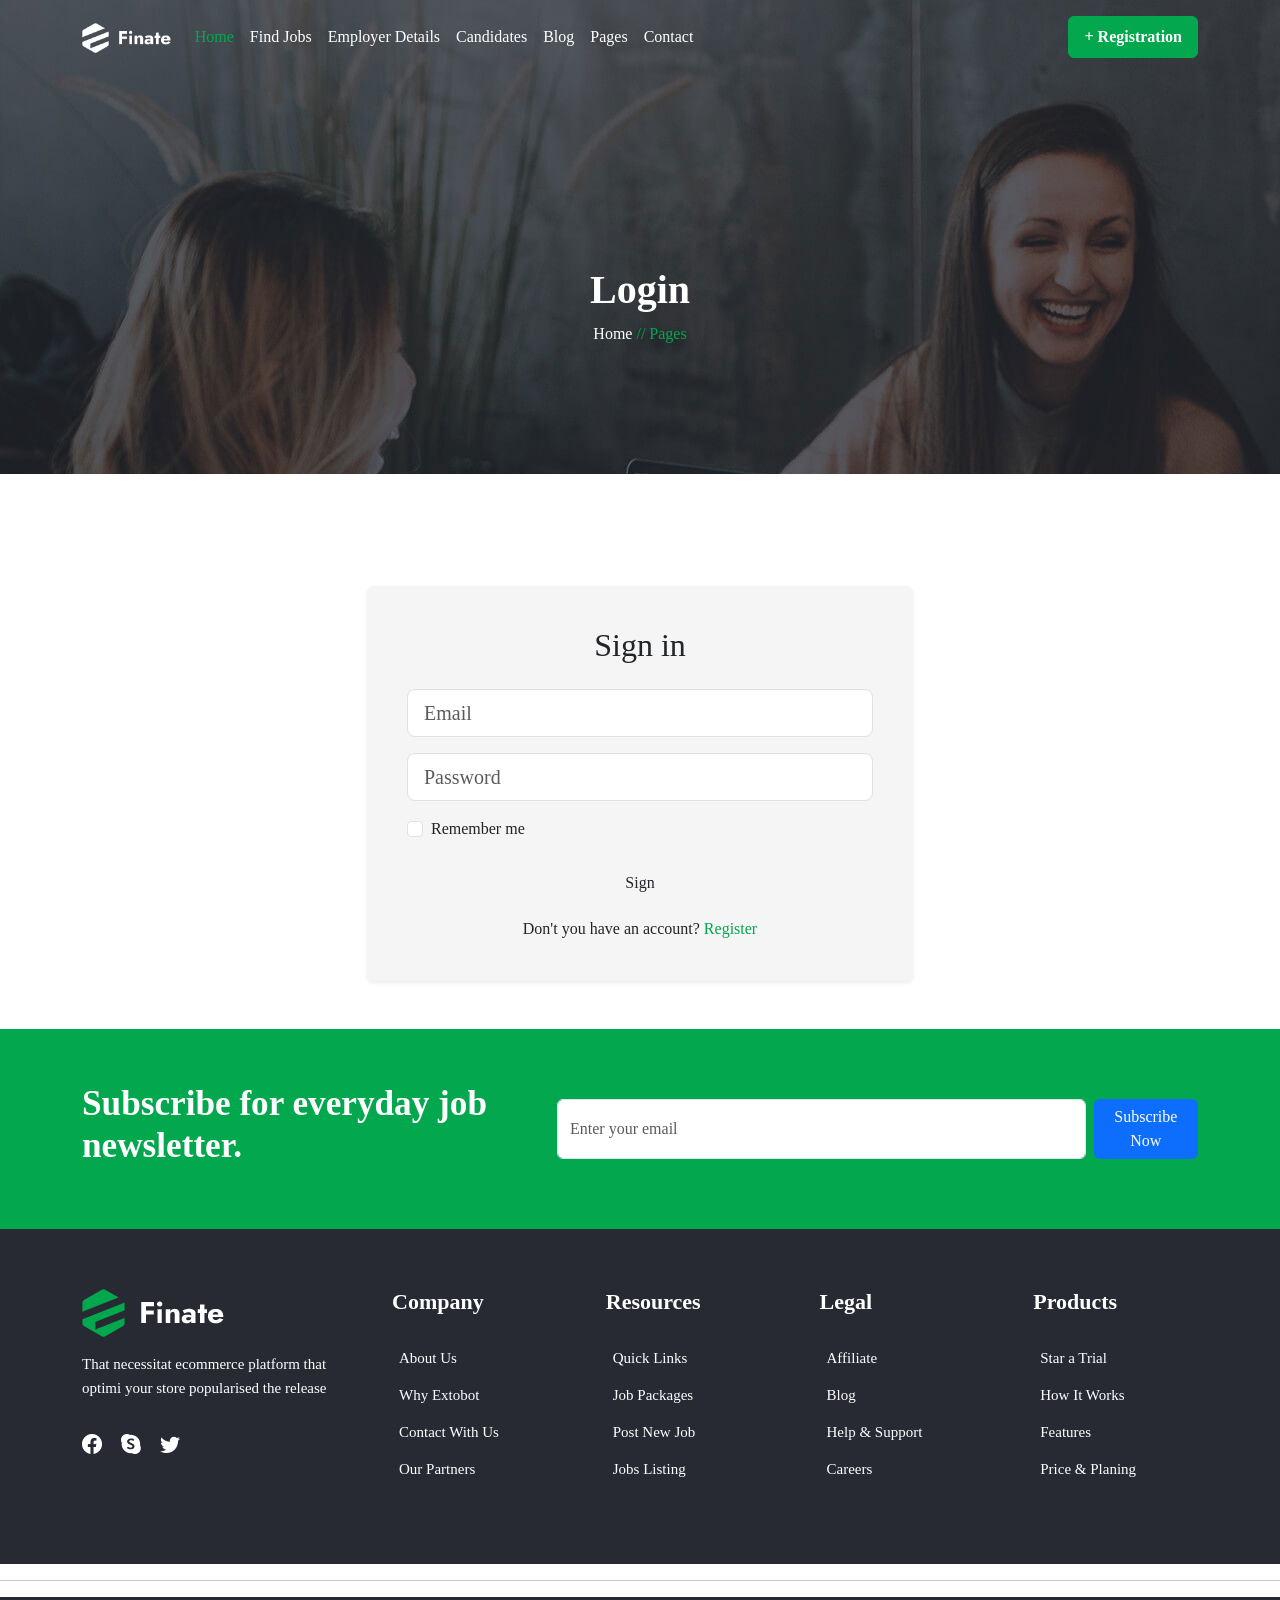
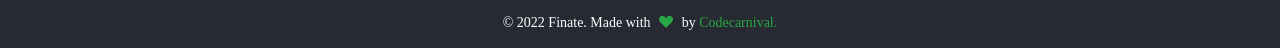
<file: login.html>
<!DOCTYPE html>
<html lang="en">

<head>
    <meta charset="UTF-8">
    <meta name="viewport" content="width=device-width, initial-scale=1.0">
    <link href="https://cdn.jsdelivr.net/npm/bootstrap@5.3.8/dist/css/bootstrap.min.css" rel="stylesheet"
        integrity="sha384-sRIl4kxILFvY47J16cr9ZwB07vP4J8+LH7qKQnuqkuIAvNWLzeN8tE5YBujZqJLB" crossorigin="anonymous">
    <link rel="stylesheet" href="https://cdnjs.cloudflare.com/ajax/libs/font-awesome/6.7.2/css/all.min.css">
    <link rel="stylesheet" href="https://cdn.jsdelivr.net/npm/bootstrap-icons@1.13.1/font/bootstrap-icons.min.css">
    <link rel="stylesheet" href="style.css">
    <title>finate</title>


</head>

<body>


    <div style="background-image: url(images/slider-bg.jpg);" class="im">
        <header class="main-header">
            <nav class="navbar navbar-expand-lg py-3">
                <div class="container">

                    <a class="navbar-brand" href="#">
                        <img src="images/logo-light.webp" alt="Logo">
                    </a>

                    <button class="navbar-toggler" type="button" data-bs-toggle="collapse"
                        data-bs-target="#navbarNavDropdown" aria-controls="navbarNavDropdown" aria-expanded="false"
                        aria-label="Toggle navigation">
                        <span class="navbar-toggler-icon"></span>
                    </button>

                    <div class="collapse navbar-collapse" id="navbarNavDropdown">
                        <ul class="navbar-nav me-auto mb-2 mb-lg-0 custom-nav-links">

                            <li class="nav-item">
                                <a class="nav-link active" aria-current="page" href="index.html"
                                    style="color: #03a84e !important;">Home</a>
                            </li>

                            <li class="nav-item dropdown">
                                <a style="color: white;" class="nav-link dropdown" href="#" id="findJobsDropdown"
                                    role="button" data-bs-toggle="dropdown" aria-expanded="false">
                                    Find Jobs
                                </a>
                                <ul class="dropdown-menu" aria-labelledby="findJobsDropdown">
                                    <li><a class="dropdown-item" href="jobs.html">Jobs</a></li>
                                    <li><a class="dropdown-item" href="jobsdetails.html">Jobs Details</a></li>
                                </ul>
                            </li>

                            <li class="nav-item">
                                <a style="color: white;" class="nav-link"
                                    href="employers-details.html">Employer Details</a>
                            </li>

                            <li class="nav-item dropdown">
                                <a style="color: white;" class="nav-link dropdown" href="#" id="candidatesDropdown"
                                    role="button" data-bs-toggle="dropdown" aria-expanded="false">
                                    Candidates
                                </a>
                                <ul class="dropdown-menu" aria-labelledby="candidatesDropdown">
                                    <li><a class="dropdown-item" href="candidates.html">Candidates</a></li>
                                    <li><a class="dropdown-item" href="candidate-details.html">Candidates
                                            Details</a></li>
                                </ul>
                            </li>

                            <li class="nav-item dropdown">
                                <a style="color: white;" class="nav-link dropdown" href="#" id="blogDropdown"
                                    role="button" data-bs-toggle="dropdown" aria-expanded="false">
                                    Blog
                                </a>
                                <ul class="dropdown-menu" aria-labelledby="blogDropdown">
                                    <li><a class="dropdown-item" href="Grid.html">Blog Grid</a></li>
                                    <li><a class="dropdown-item" href="blog-left-sidebar.html">Blog Left
                                            Sidebar</a></li>
                                    <li><a class="dropdown-item" href="blog-right-sidebar.html">Blog Right
                                            Sidebar</a></li>
                                    <li><a class="dropdown-item" href="blog-details.html">Blog Details</a>
                                    </li>
                                </ul>
                            </li>

                            <li class="nav-item dropdown">
                                <a style="color: white;" class="nav-link dropdown" href="#" id="pagesDropdown"
                                    role="button" data-bs-toggle="dropdown" aria-expanded="false">
                                    Pages
                                </a>
                                <ul class="dropdown-menu" aria-labelledby="pagesDropdown">
                                    <li><a class="dropdown-item" href="about-us.html">About us</a></li>
                                    <li><a class="dropdown-item" href="login.html">Login</a></li>
                                    <li><a class="dropdown-item" href="registration.html">Registration</a>
                                    </li>
                                    <li><a class="dropdown-item" href="page-not-found.html">Pages Not
                                            Found</a></li>
                                </ul>
                            </li>

                            <li class="nav-item">
                                <a style="color: white ;" class="nav-link" href="contact.html">Contact</a>
                            </li>
                        </ul>

                        <div class="d-flex ms-lg-auto">
                            <a href="registration.html" class="btn btn-success fw-bold register-btn" role="button">
                                + Registration
                            </a>
                        </div>

                    </div>
                </div>
            </nav>
        </header>


        <div style="text-align: center;" class="content">

            <h1 style="text-align: center; font-weight: bold;">Login</h1>
            <a style="text-decoration: none; color: white;" href="index.html">Home <span
                    style="text-decoration: none; color: #03a84e;"> // Pages</span></a>

        </div>
    </div>


    </div>
    

      <div class="container py-5">
        <div class="row justify-content-center">
            <div class="col-12 col-sm-10 col-md-8 col-lg-6">
                <div style="background-color: whitesmoke; border: none;" class="card shadow-sm p-4">
                    <div class="card-body">
                        <h2 class="text-center mb-4 **form-title**">Sign in </h2>
                        
                       
                        
                        <form>
                            <div class="mb-3">
                                <input type="email" class="form-control form-control-lg **custom-input**" placeholder="Email" required>
                            </div>
                            
                            <div class="mb-3">
                                <input type="password" class="form-control form-control-lg **custom-input**" placeholder="Password" required>
                            </div>
                            
                            
                            
                            <div class="mb-4 form-check">
                                <input type="checkbox" class="form-check-input **custom-checkbox**" id="terms" required>
                                <label class="form-check-label" for="terms">Remember me</label>
                            </div>
                            
                            
                            <button type="submit" class="btn **btn-register w-100 justify-content-center**">
                                Sign
                            </button>
                        </form>
                        
                        <p class="text-center mt-3 mb-0">
                            Don't you have an account? <a style="text-decoration: none; color: #03a84e;" href="#" class="**login-link**"> Register</a>
                        </p>
                    </div>
                </div>
            </div>
        </div>
    </div>
    
    




    <footer>
        <div style="background-color: #03a84e; width: 100%; height: 200px;"
            class="container-fluid d-flex align-items-center">
            <div class="container">
                <div class="row d-flex align-items-center">

                    <div class="col-12 col-md-5">
                        <div class="news">
                            <h4 style="font-size: 2.2rem;" class="text-white fw-bold">Subscribe for everyday job
                                newsletter.</h4>
                        </div>
                    </div>

                    <div class="col-12 col-md-7">
                        <div class="footer-newsletter-form">
                            <form action="#" class="d-flex">
                                <input type="email" placeholder="Enter your email" class="form-control me-2">
                                <button type="submit" class="btn btn-primary btn-newsletter">Subscribe Now</button>
                            </form>
                        </div>
                    </div>

                </div>
            </div>
        </div>
    </footer>


    <footer class="main-footer">
        <div style="background-color: #272a33;" class="container-fluid">
            <div class="container pt--60 pb--60">
                <div class="row">

                    <div style="margin-bottom: 30px;" class="col-md-6 col-lg-3">
                        <div class="logoindex">
                            <a href="index.html">
                                <img class="logo-main" src="images/logo-light-theme.png" alt="Logo" />
                            </a>
                        </div>
                        <p class="ptext">That necessitat ecommerce platform that optimi your store popularised the
                            release</p>
                        <div class="icons">
                            <a href="https://www.facebook.com" target="_blank" rel="noopener"><i
                                    class="bi bi-facebook"></i></a>
                            <a href="https://www.skype.com" target="_blank" rel="noopener"><i
                                    class="bi bi-skype"></i></a>
                            <a href="https://twitter.com" target="_blank" rel="noopener"><i
                                    class="bi bi-twitter"></i></a>
                        </div>
                    </div>

                    <div class="col-md-6 col-lg-9">
                        <div class="row">
                            <div class="col-md-3 col-lg-3">
                                <div class="widget-item nav-menu-item1">
                                    <h4 class="widget-title">Company</h4>
                                    <h4 class="widget-collapsed-title collapsed" data-bs-toggle="collapse"
                                        data-bs-target="#widgetId-1">Company</h4>
                                    <div id="widgetId-1" class="collapse widget-collapse-body">
                                        <div class="collapse-body">
                                            <div class="widget-menu-wrap">
                                                <ul style="list-style: none;" class="nav-menu">
                                                    <li><a href="about-us.html">About Us</a></li>
                                                    <li><a href="about-us.html">Why Extobot</a></li>
                                                    <li><a href="contact.html">Contact With Us</a></li>
                                                    <li><a href="contact.html">Our Partners</a></li>
                                                </ul>
                                            </div>
                                        </div>
                                    </div>
                                </div>
                            </div>

                            <div class="col-md-3 col-lg-3">
                                <div class="widget-item nav-menu-item2">
                                    <h4 class="widget-title">Resources</h4>
                                    <h4 class="widget-collapsed-title collapsed" data-bs-toggle="collapse"
                                        data-bs-target="#widgetId-2">Resources</h4>
                                    <div id="widgetId-2" class="collapse widget-collapse-body">
                                        <div class="collapse-body">
                                            <div class="widget-menu-wrap">
                                                <ul style="list-style: none;" class="nav-menu">
                                                    <li><a href="account-login.html">Quick Links</a></li>
                                                    <li><a href="job.html">Job Packages</a></li>
                                                    <li><a href="job.html">Post New Job</a></li>
                                                    <li><a href="job.html">Jobs Listing</a></li>
                                                </ul>
                                            </div>
                                        </div>
                                    </div>
                                </div>
                            </div>

                            <div class="col-md-3 col-lg-3">
                                <div class="widget-item nav-menu-item3">
                                    <h4 class="widget-title">Legal</h4>
                                    <h4 class="widget-collapsed-title collapsed" data-bs-toggle="collapse"
                                        data-bs-target="#widgetId-3">Legal</h4>
                                    <div id="widgetId-3" class="collapse widget-collapse-body">
                                        <div class="collapse-body">
                                            <div class="widget-menu-wrap">
                                                <ul style="list-style: none;" class="nav-menu">
                                                    <li><a href="account-login.html">Affiliate</a></li>
                                                    <li><a href="blog.html">Blog</a></li>
                                                    <li><a href="account-login.html">Help & Support</a></li>
                                                    <li><a href="job.html">Careers</a></li>
                                                </ul>
                                            </div>
                                        </div>
                                    </div>
                                </div>
                            </div>

                            <div class="col-md-3 col-lg-3">
                                <div class="widget-item nav-menu-item4">
                                    <h4 class="widget-title">Products</h4>
                                    <h4 class="widget-collapsed-title collapsed" data-bs-toggle="collapse"
                                        data-bs-target="#widgetId-4">Products</h4>
                                    <div id="widgetId-4" class="collapse widget-collapse-body">
                                        <div class="collapse-body">
                                            <div class="widget-menu-wrap">
                                                <ul style="list-style: none;" class="nav-menu">
                                                    <li><a href="account-login.html">Star a Trial</a></li>
                                                    <li><a href="about-us.html">How It Works</a></li>
                                                    <li><a href="account-login.html">Features</a></li>
                                                    <li><a href="about-us.html">Price & Planing</a></li>
                                                </ul>
                                            </div>
                                        </div>
                                    </div>
                                </div>
                            </div>
                        </div>
                    </div>

                </div>
            </div>
        </div>
        <hr>
        <div class="footer-bottom">
            <div class="container pt--0 pb--0">
                <div class="row">
                    <div class="col-12">
                        <div class="footer-bottom-content">
                            <p class="copyright">© 2022 Finate. Made with <i class="bi bi-suit-heart-fill"></i> by <a
                                    target="_blank" href="https://themeforest.net/user/codecarnival">Codecarnival.</a>
                            </p>
                        </div>
                    </div>
                </div>
            </div>
        </div>
    </footer>




    <script src="https://cdn.jsdelivr.net/npm/bootstrap@5.3.8/dist/js/bootstrap.bundle.min.js"
        integrity="sha384-FKyoEForCGlyvwx9Hj09JcYn3nv7wiPVlz7YYwJrWVcXK/BmnVDxM+D2scQbITxI"
        crossorigin="anonymous"></script>
</body>

</html>
</file>
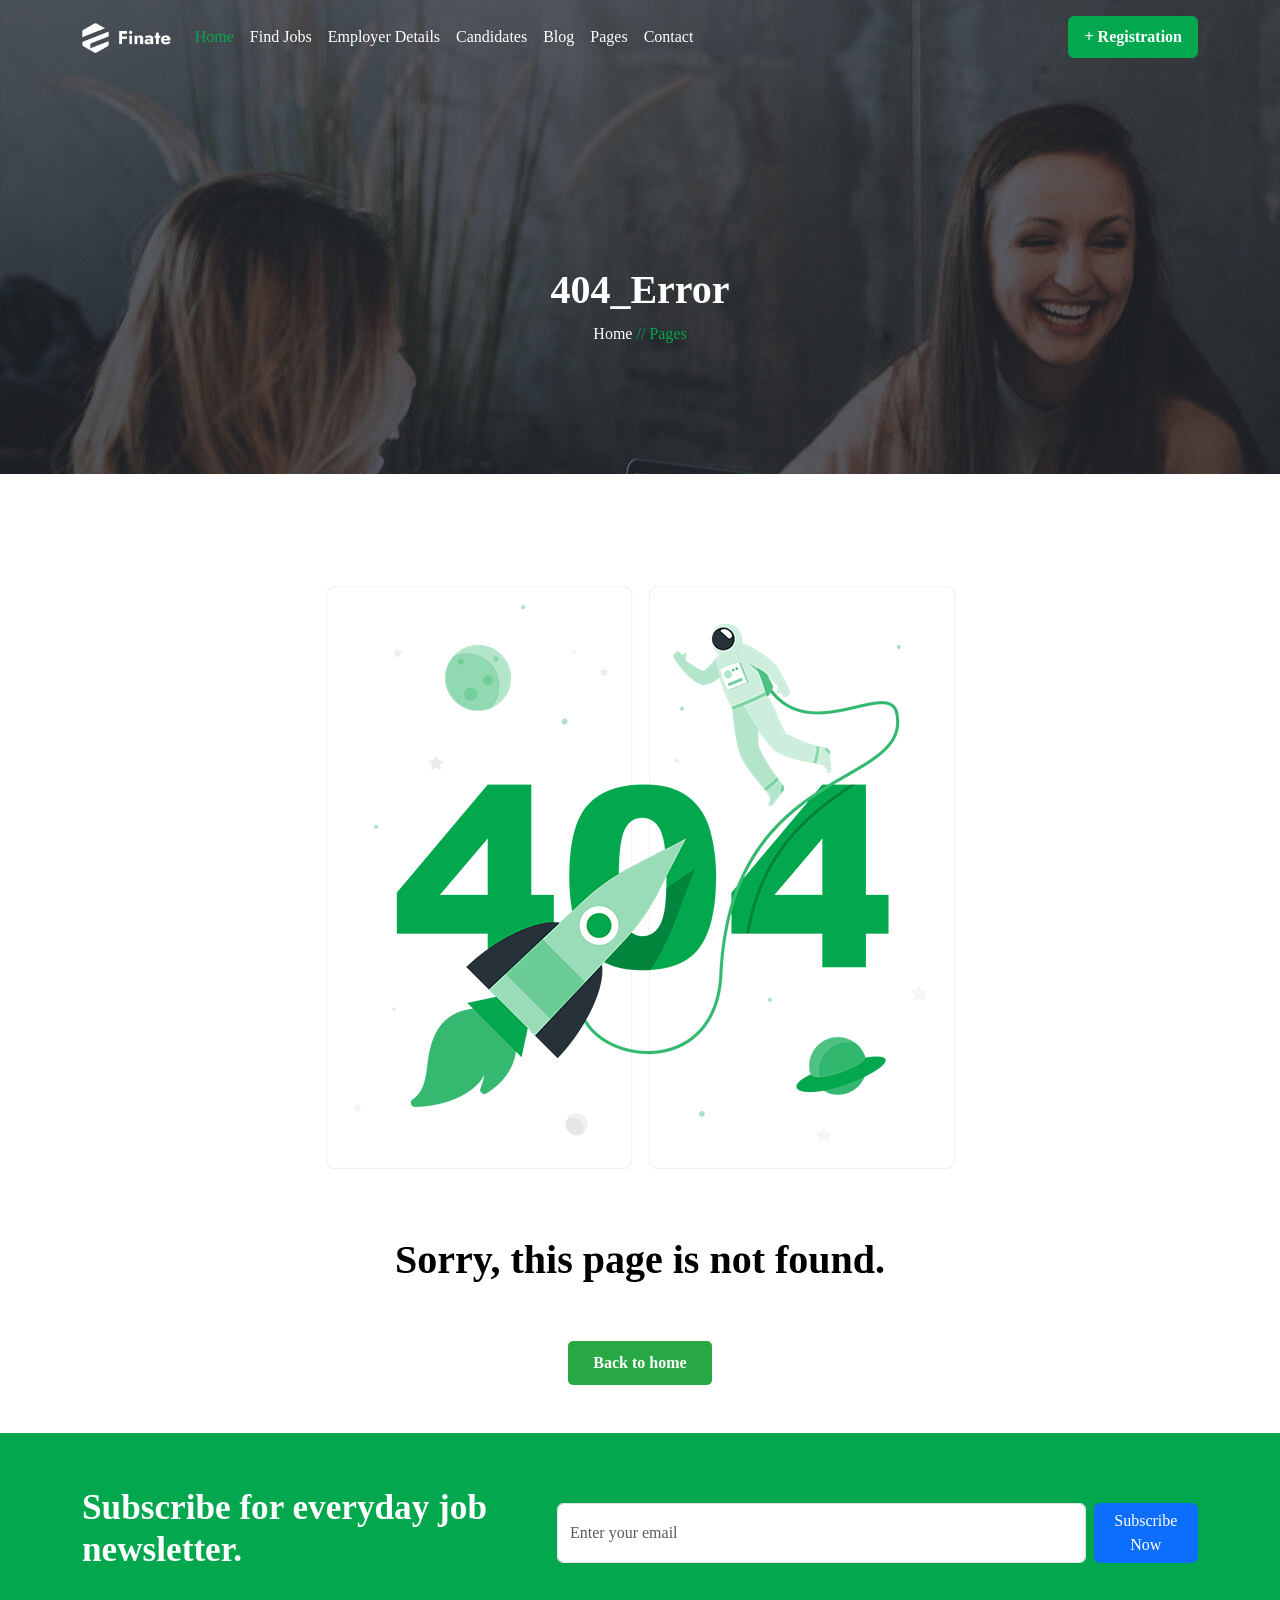
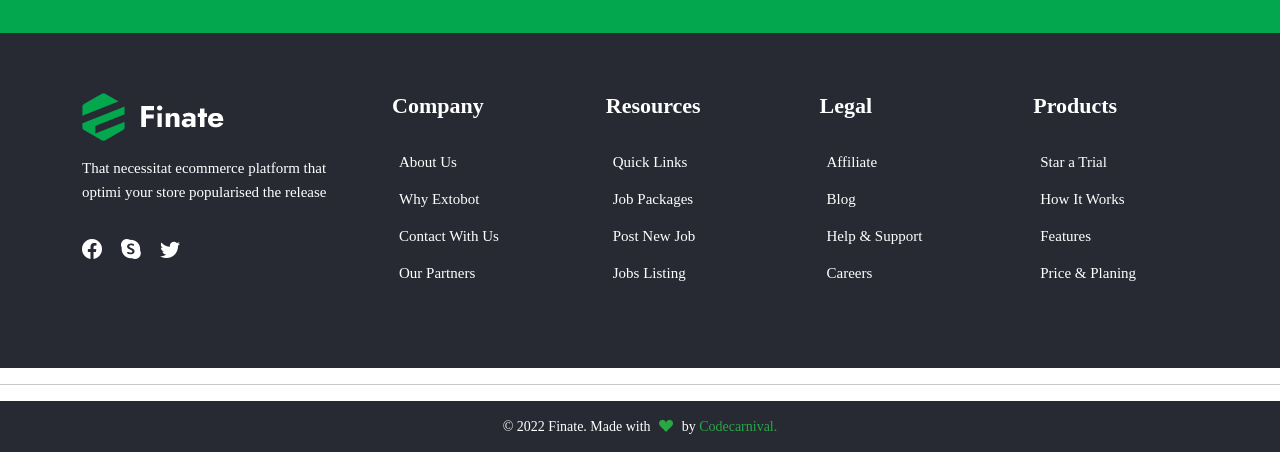
<file: page-not-found.html>
<!DOCTYPE html>
<html lang="en">

<head>
    <meta charset="UTF-8">
    <meta name="viewport" content="width=device-width, initial-scale=1.0">
    <link href="https://cdn.jsdelivr.net/npm/bootstrap@5.3.8/dist/css/bootstrap.min.css" rel="stylesheet"
        integrity="sha384-sRIl4kxILFvY47J16cr9ZwB07vP4J8+LH7qKQnuqkuIAvNWLzeN8tE5YBujZqJLB" crossorigin="anonymous">
    <link rel="stylesheet" href="https://cdnjs.cloudflare.com/ajax/libs/font-awesome/6.7.2/css/all.min.css">
    <link rel="stylesheet" href="https://cdn.jsdelivr.net/npm/bootstrap-icons@1.13.1/font/bootstrap-icons.min.css">
    <link rel="stylesheet" href="style.css">
    <title>finate</title>


</head>

<body>


    <div style="background-image: url(images/slider-bg.jpg);" class="im">
        <header class="main-header">
            <nav class="navbar navbar-expand-lg py-3">
                <div class="container">

                    <a class="navbar-brand" href="#">
                        <img src="images/logo-light.webp" alt="Logo">
                    </a>

                    <button class="navbar-toggler" type="button" data-bs-toggle="collapse"
                        data-bs-target="#navbarNavDropdown" aria-controls="navbarNavDropdown" aria-expanded="false"
                        aria-label="Toggle navigation">
                        <span class="navbar-toggler-icon"></span>
                    </button>

                    <div class="collapse navbar-collapse" id="navbarNavDropdown">
                        <ul class="navbar-nav me-auto mb-2 mb-lg-0 custom-nav-links">

                            <li class="nav-item">
                                <a class="nav-link active" aria-current="page" href="index.html"
                                    style="color: #03a84e !important;">Home</a>
                            </li>

                            <li class="nav-item dropdown">
                                <a style="color: white;" class="nav-link dropdown" href="#" id="findJobsDropdown"
                                    role="button" data-bs-toggle="dropdown" aria-expanded="false">
                                    Find Jobs
                                </a>
                                <ul class="dropdown-menu" aria-labelledby="findJobsDropdown">
                                    <li><a class="dropdown-item" href="jobs.html">Jobs</a></li>
                                    <li><a class="dropdown-item" href="jobsdetails.html">Jobs Details</a></li>
                                </ul>
                            </li>

                            <li class="nav-item">
                                <a style="color: white;" class="nav-link"
                                    href="employers-details.html">Employer Details</a>
                            </li>

                            <li class="nav-item dropdown">
                                <a style="color: white;" class="nav-link dropdown" href="#" id="candidatesDropdown"
                                    role="button" data-bs-toggle="dropdown" aria-expanded="false">
                                    Candidates
                                </a>
                                <ul class="dropdown-menu" aria-labelledby="candidatesDropdown">
                                    <li><a class="dropdown-item" href="candidates.html">Candidates</a></li>
                                    <li><a class="dropdown-item" href="candidate-details.html">Candidates
                                            Details</a></li>
                                </ul>
                            </li>

                            <li class="nav-item dropdown">
                                <a style="color: white;" class="nav-link dropdown" href="#" id="blogDropdown"
                                    role="button" data-bs-toggle="dropdown" aria-expanded="false">
                                    Blog
                                </a>
                                <ul class="dropdown-menu" aria-labelledby="blogDropdown">
                                    <li><a class="dropdown-item" href="Grid.html">Blog Grid</a></li>
                                    <li><a class="dropdown-item" href="blog-left-sidebar.html">Blog Left
                                            Sidebar</a></li>
                                    <li><a class="dropdown-item" href="blog-right-sidebar.html">Blog Right
                                            Sidebar</a></li>
                                    <li><a class="dropdown-item" href="blog-details.html">Blog Details</a>
                                    </li>
                                </ul>
                            </li>

                            <li class="nav-item dropdown">
                                <a style="color: white;" class="nav-link dropdown" href="#" id="pagesDropdown"
                                    role="button" data-bs-toggle="dropdown" aria-expanded="false">
                                    Pages
                                </a>
                                <ul class="dropdown-menu" aria-labelledby="pagesDropdown">
                                    <li><a class="dropdown-item" href="about-us.html">About us</a></li>
                                    <li><a class="dropdown-item" href="login.html">Login</a></li>
                                    <li><a class="dropdown-item" href="registration.html">Registration</a>
                                    </li>
                                    <li><a class="dropdown-item" href="page-not-found.html">Pages Not
                                            Found</a></li>
                                </ul>
                            </li>

                            <li class="nav-item">
                                <a style="color: white ;" class="nav-link" href="contact.html">Contact</a>
                            </li>
                        </ul>

                        <div class="d-flex ms-lg-auto">
                            <a href="registration.html" class="btn btn-success fw-bold register-btn" role="button">
                                + Registration
                            </a>
                        </div>

                    </div>
                </div>
            </nav>
        </header>


        <div style="text-align: center;" class="content">

            <h1 style="text-align: center; font-weight: bold;">404_Error</h1>
            <a style="text-decoration: none; color: white;" href="index.html">Home <span
                    style="text-decoration: none; color: #03a84e;"> // Pages</span></a>

        </div>
    </div>


    </div>

  <section class="page-not-found-area py-5">
    <div class="container pt--0 pb--0">
        <div class="row justify-content-center">
            <div class="col-lg-8">
                <div class="page-not-found-wrap text-center"> <div class="page-not-found-thumb">
                        <img src="images/page not found.webp" alt="Page Not Found Image" class="img-fluid"> </div>
                    <div class="page-not-found-content">
                        <h2 class="title text-center ">Sorry, this page is not found.</h2>
                        <a class="btn-theme not-found-button" href="index.html">
                            <i class="icofont-long-arrow-left"></i> Back to home
                        </a>
                    </div>
                </div>
            </div>
        </div>
    </div>
</section>






    <footer>
        <div style="background-color: #03a84e; width: 100%; height: 200px;"
            class="container-fluid d-flex align-items-center">
            <div class="container">
                <div class="row d-flex align-items-center">

                    <div class="col-12 col-md-5">
                        <div class="news">
                            <h4 style="font-size: 2.2rem;" class="text-white fw-bold">Subscribe for everyday job
                                newsletter.</h4>
                        </div>
                    </div>

                    <div class="col-12 col-md-7">
                        <div class="footer-newsletter-form">
                            <form action="#" class="d-flex">
                                <input type="email" placeholder="Enter your email" class="form-control me-2">
                                <button type="submit" class="btn btn-primary btn-newsletter">Subscribe Now</button>
                            </form>
                        </div>
                    </div>

                </div>
            </div>
        </div>
    </footer>


    <footer class="main-footer">
        <div style="background-color: #272a33;" class="container-fluid">
            <div class="container pt--60 pb--60">
                <div class="row">

                    <div style="margin-bottom: 30px;" class="col-md-6 col-lg-3">
                        <div class="logoindex">
                            <a href="index.html">
                                <img class="logo-main" src="images/logo-light-theme.png" alt="Logo" />
                            </a>
                        </div>
                        <p class="ptext">That necessitat ecommerce platform that optimi your store popularised the
                            release</p>
                        <div class="icons">
                            <a href="https://www.facebook.com" target="_blank" rel="noopener"><i
                                    class="bi bi-facebook"></i></a>
                            <a href="https://www.skype.com" target="_blank" rel="noopener"><i
                                    class="bi bi-skype"></i></a>
                            <a href="https://twitter.com" target="_blank" rel="noopener"><i
                                    class="bi bi-twitter"></i></a>
                        </div>
                    </div>

                    <div class="col-md-6 col-lg-9">
                        <div class="row">
                            <div class="col-md-3 col-lg-3">
                                <div class="widget-item nav-menu-item1">
                                    <h4 class="widget-title">Company</h4>
                                    <h4 class="widget-collapsed-title collapsed" data-bs-toggle="collapse"
                                        data-bs-target="#widgetId-1">Company</h4>
                                    <div id="widgetId-1" class="collapse widget-collapse-body">
                                        <div class="collapse-body">
                                            <div class="widget-menu-wrap">
                                                <ul style="list-style: none;" class="nav-menu">
                                                    <li><a href="about-us.html">About Us</a></li>
                                                    <li><a href="about-us.html">Why Extobot</a></li>
                                                    <li><a href="contact.html">Contact With Us</a></li>
                                                    <li><a href="contact.html">Our Partners</a></li>
                                                </ul>
                                            </div>
                                        </div>
                                    </div>
                                </div>
                            </div>

                            <div class="col-md-3 col-lg-3">
                                <div class="widget-item nav-menu-item2">
                                    <h4 class="widget-title">Resources</h4>
                                    <h4 class="widget-collapsed-title collapsed" data-bs-toggle="collapse"
                                        data-bs-target="#widgetId-2">Resources</h4>
                                    <div id="widgetId-2" class="collapse widget-collapse-body">
                                        <div class="collapse-body">
                                            <div class="widget-menu-wrap">
                                                <ul style="list-style: none;" class="nav-menu">
                                                    <li><a href="account-login.html">Quick Links</a></li>
                                                    <li><a href="job.html">Job Packages</a></li>
                                                    <li><a href="job.html">Post New Job</a></li>
                                                    <li><a href="job.html">Jobs Listing</a></li>
                                                </ul>
                                            </div>
                                        </div>
                                    </div>
                                </div>
                            </div>

                            <div class="col-md-3 col-lg-3">
                                <div class="widget-item nav-menu-item3">
                                    <h4 class="widget-title">Legal</h4>
                                    <h4 class="widget-collapsed-title collapsed" data-bs-toggle="collapse"
                                        data-bs-target="#widgetId-3">Legal</h4>
                                    <div id="widgetId-3" class="collapse widget-collapse-body">
                                        <div class="collapse-body">
                                            <div class="widget-menu-wrap">
                                                <ul style="list-style: none;" class="nav-menu">
                                                    <li><a href="account-login.html">Affiliate</a></li>
                                                    <li><a href="blog.html">Blog</a></li>
                                                    <li><a href="account-login.html">Help & Support</a></li>
                                                    <li><a href="job.html">Careers</a></li>
                                                </ul>
                                            </div>
                                        </div>
                                    </div>
                                </div>
                            </div>

                            <div class="col-md-3 col-lg-3">
                                <div class="widget-item nav-menu-item4">
                                    <h4 class="widget-title">Products</h4>
                                    <h4 class="widget-collapsed-title collapsed" data-bs-toggle="collapse"
                                        data-bs-target="#widgetId-4">Products</h4>
                                    <div id="widgetId-4" class="collapse widget-collapse-body">
                                        <div class="collapse-body">
                                            <div class="widget-menu-wrap">
                                                <ul style="list-style: none;" class="nav-menu">
                                                    <li><a href="account-login.html">Star a Trial</a></li>
                                                    <li><a href="about-us.html">How It Works</a></li>
                                                    <li><a href="account-login.html">Features</a></li>
                                                    <li><a href="about-us.html">Price & Planing</a></li>
                                                </ul>
                                            </div>
                                        </div>
                                    </div>
                                </div>
                            </div>
                        </div>
                    </div>

                </div>
            </div>
        </div>
        <hr>
        <div class="footer-bottom">
            <div class="container pt--0 pb--0">
                <div class="row">
                    <div class="col-12">
                        <div class="footer-bottom-content">
                            <p class="copyright">© 2022 Finate. Made with <i class="bi bi-suit-heart-fill"></i> by <a
                                    target="_blank" href="https://themeforest.net/user/codecarnival">Codecarnival.</a>
                            </p>
                        </div>
                    </div>
                </div>
            </div>
        </div>
    </footer>




    <script src="https://cdn.jsdelivr.net/npm/bootstrap@5.3.8/dist/js/bootstrap.bundle.min.js"
        integrity="sha384-FKyoEForCGlyvwx9Hj09JcYn3nv7wiPVlz7YYwJrWVcXK/BmnVDxM+D2scQbITxI"
        crossorigin="anonymous"></script>
</body>

</html>
</file>
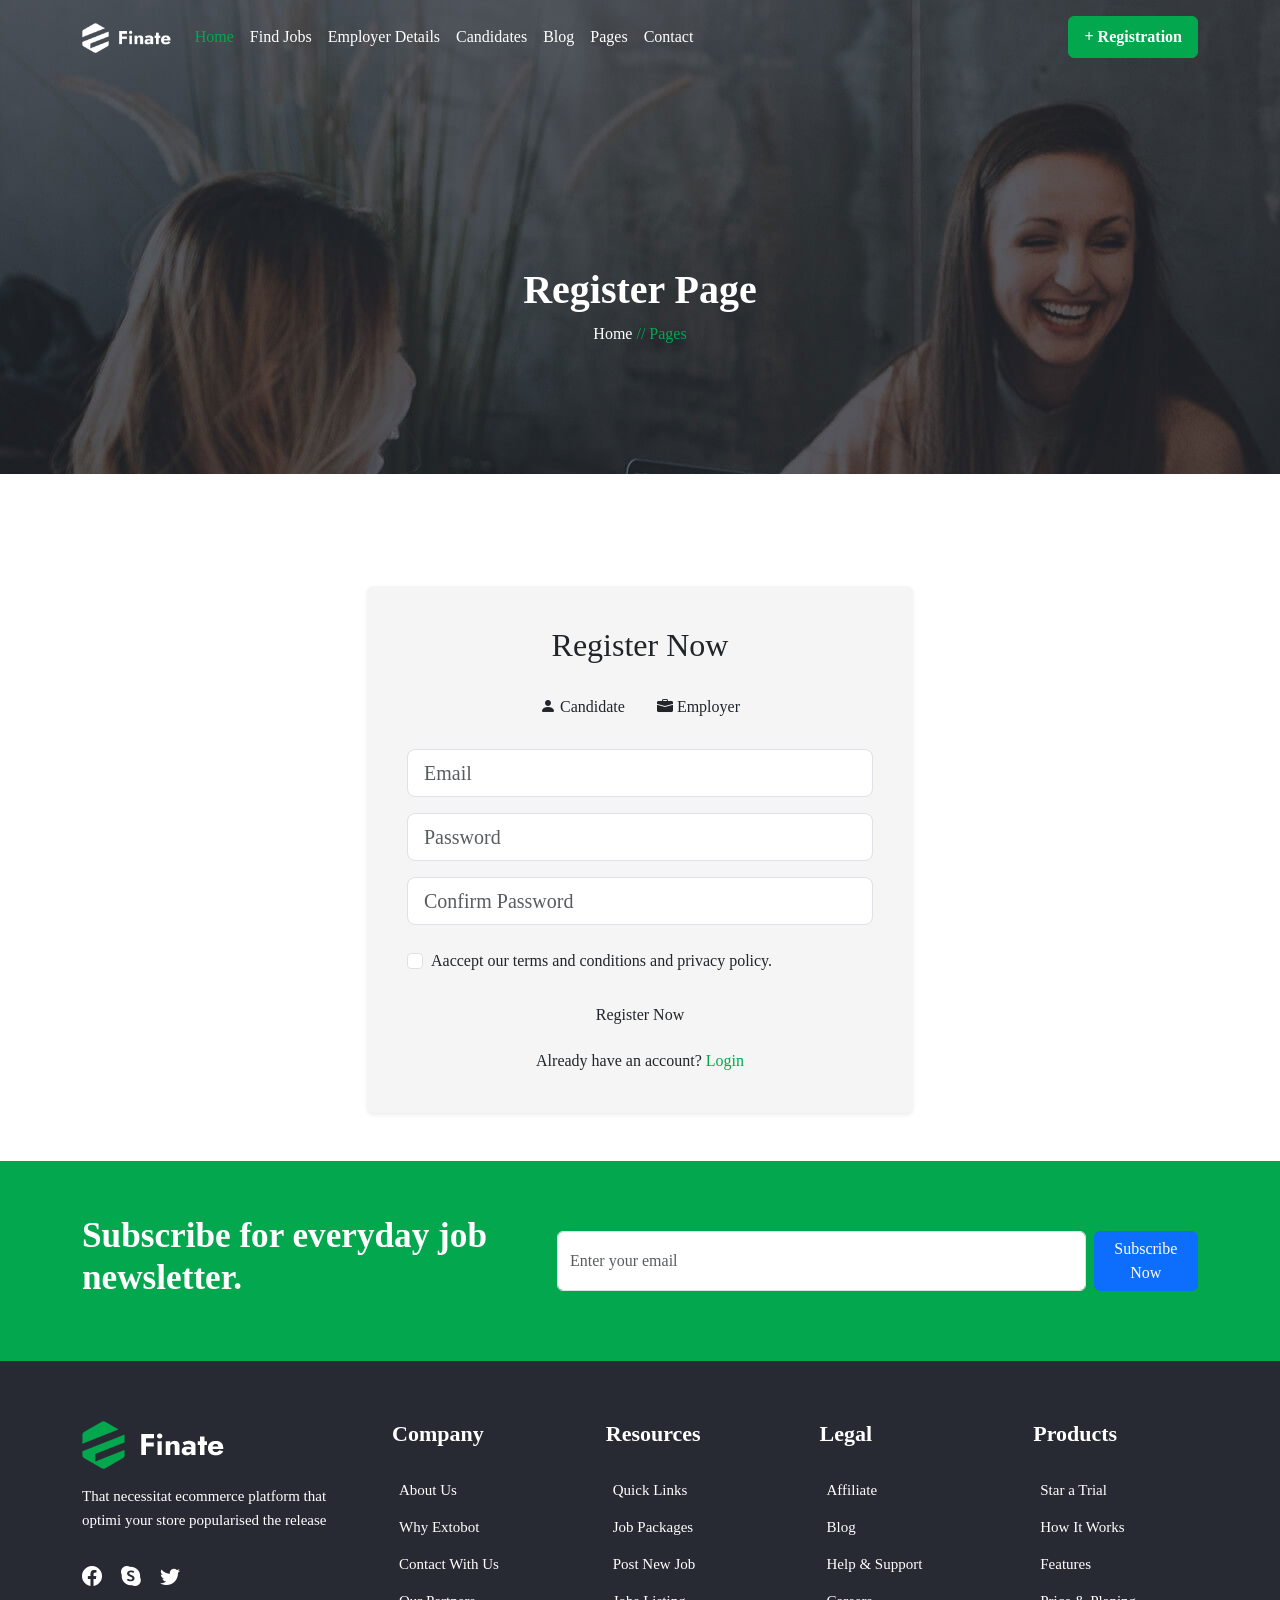
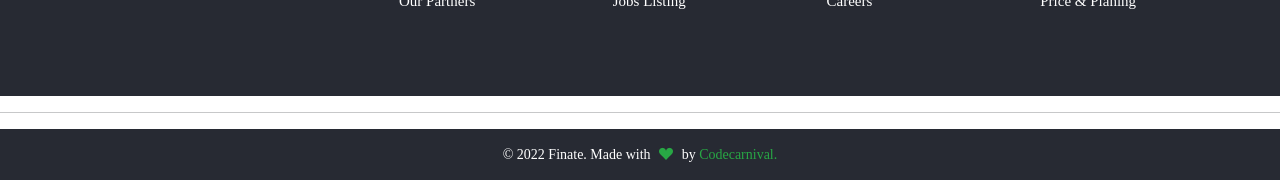
<file: registration.html>
<!DOCTYPE html>
<html lang="en">

<head>
    <meta charset="UTF-8">
    <meta name="viewport" content="width=device-width, initial-scale=1.0">
    <link href="https://cdn.jsdelivr.net/npm/bootstrap@5.3.8/dist/css/bootstrap.min.css" rel="stylesheet"
        integrity="sha384-sRIl4kxILFvY47J16cr9ZwB07vP4J8+LH7qKQnuqkuIAvNWLzeN8tE5YBujZqJLB" crossorigin="anonymous">
    <link rel="stylesheet" href="https://cdnjs.cloudflare.com/ajax/libs/font-awesome/6.7.2/css/all.min.css">
    <link rel="stylesheet" href="https://cdn.jsdelivr.net/npm/bootstrap-icons@1.13.1/font/bootstrap-icons.min.css">
    <link rel="stylesheet" href="style.css">
    <title>finate</title>


</head>

<body>


    <div style="background-image: url(images/slider-bg.jpg);" class="im">
        <header class="main-header">
            <nav class="navbar navbar-expand-lg py-3">
                <div class="container">

                    <a class="navbar-brand" href="#">
                        <img src="images/logo-light.webp" alt="Logo">
                    </a>

                    <button class="navbar-toggler" type="button" data-bs-toggle="collapse"
                        data-bs-target="#navbarNavDropdown" aria-controls="navbarNavDropdown" aria-expanded="false"
                        aria-label="Toggle navigation">
                        <span class="navbar-toggler-icon"></span>
                    </button>

                    <div class="collapse navbar-collapse" id="navbarNavDropdown">
                        <ul class="navbar-nav me-auto mb-2 mb-lg-0 custom-nav-links">

                            <li class="nav-item">
                                <a class="nav-link active" aria-current="page" href="index.html"
                                    style="color: #03a84e !important;">Home</a>
                            </li>

                            <li class="nav-item dropdown">
                                <a style="color: white;" class="nav-link dropdown" href="#" id="findJobsDropdown"
                                    role="button" data-bs-toggle="dropdown" aria-expanded="false">
                                    Find Jobs
                                </a>
                                <ul class="dropdown-menu" aria-labelledby="findJobsDropdown">
                                    <li><a class="dropdown-item" href="jobs.html">Jobs</a></li>
                                    <li><a class="dropdown-item" href="jobsdetails.html">Jobs Details</a></li>
                                </ul>
                            </li>

                            <li class="nav-item">
                                <a style="color: white;" class="nav-link"
                                    href="employers-details.html">Employer Details</a>
                            </li>

                            <li class="nav-item dropdown">
                                <a style="color: white;" class="nav-link dropdown" href="#" id="candidatesDropdown"
                                    role="button" data-bs-toggle="dropdown" aria-expanded="false">
                                    Candidates
                                </a>
                                <ul class="dropdown-menu" aria-labelledby="candidatesDropdown">
                                    <li><a class="dropdown-item" href="candidates.html">Candidates</a></li>
                                    <li><a class="dropdown-item" href="candidate-details.html">Candidates
                                            Details</a></li>
                                </ul>
                            </li>

                            <li class="nav-item dropdown">
                                <a style="color: white;" class="nav-link dropdown" href="#" id="blogDropdown"
                                    role="button" data-bs-toggle="dropdown" aria-expanded="false">
                                    Blog
                                </a>
                                <ul class="dropdown-menu" aria-labelledby="blogDropdown">
                                    <li><a class="dropdown-item" href="Grid.html">Blog Grid</a></li>
                                    <li><a class="dropdown-item" href="blog-left-sidebar.html">Blog Left
                                            Sidebar</a></li>
                                    <li><a class="dropdown-item" href="blog-right-sidebar.html">Blog Right
                                            Sidebar</a></li>
                                    <li><a class="dropdown-item" href="blog-details.html">Blog Details</a>
                                    </li>
                                </ul>
                            </li>

                            <li class="nav-item dropdown">
                                <a style="color: white;" class="nav-link dropdown" href="#" id="pagesDropdown"
                                    role="button" data-bs-toggle="dropdown" aria-expanded="false">
                                    Pages
                                </a>
                                <ul class="dropdown-menu" aria-labelledby="pagesDropdown">
                                    <li><a class="dropdown-item" href="about-us.html">About us</a></li>
                                    <li><a class="dropdown-item" href="login.html">Login</a></li>
                                    <li><a class="dropdown-item" href="registration.html">Registration</a>
                                    </li>
                                    <li><a class="dropdown-item" href="page-not-found.html">Pages Not
                                            Found</a></li>
                                </ul>
                            </li>

                            <li class="nav-item">
                                <a style="color: white ;" class="nav-link" href="contact.html">Contact</a>
                            </li>
                        </ul>

                        <div class="d-flex ms-lg-auto">
                            <a href="registration.html" class="btn btn-success fw-bold register-btn" role="button">
                                + Registration
                            </a>
                        </div>

                    </div>
                </div>
            </nav>
        </header>


        <div style="text-align: center;" class="content">

            <h1 style="text-align: center; font-weight: bold;">Register Page</h1>
            <a style="text-decoration: none; color: white;" href="index.html">Home <span
                    style="text-decoration: none; color: #03a84e;"> // Pages</span></a>

        </div>
    </div>


    </div>
  


    <div class="container py-5">
        <div class="row justify-content-center">
            <div class="col-12 col-sm-10 col-md-8 col-lg-6">
                <div style="background-color: whitesmoke;  border: none;" class="card shadow-sm p-4">
                    <div class="card-body">
                        <h2 class="text-center mb-4 **form-title**">Register Now</h2>
                        
                        <div class="d-flex justify-content-center mb-4 **role-selector**">
                            <button type="button" class="btn **btn-candidate active** me-2">
                                <i class="bi bi-person-fill"></i> Candidate
                            </button>
                            <button type="button" class="btn **btn-employer**">
                                <i class="bi bi-briefcase-fill"></i> Employer
                            </button>
                        </div>
                        
                        <form>
                            <div class="mb-3">
                                <input type="email" class="form-control form-control-lg **custom-input**" placeholder="Email" required>
                            </div>
                            
                            <div class="mb-3">
                                <input type="password" class="form-control form-control-lg **custom-input**" placeholder="Password" required>
                            </div>
                            
                            <div class="mb-4">
                                <input type="password" class="form-control form-control-lg **custom-input**" placeholder="Confirm Password" required>
                            </div>
                            
                            <div class="mb-4 form-check">
                                <input type="checkbox" class="form-check-input **custom-checkbox**" id="terms" required>
                                <label class="form-check-label" for="terms">Aaccept our terms and conditions and privacy policy.</label>
                            </div>
                            
                            <button type="submit" class="btn **btn-register w-100 justify-content-center**">
                                Register Now
                            </button>
                        </form>
                        
                        <p class="text-center mt-3 mb-0">
                            Already have an account? <a style="text-decoration: none; color: #03a84e;" href="#" class="**login-link**">Login</a>
                        </p>
                    </div>
                </div>
            </div>
        </div>
    </div>
    
    



    <footer>
        <div style="background-color: #03a84e; width: 100%; height: 200px;"
            class="container-fluid d-flex align-items-center">
            <div class="container">
                <div class="row d-flex align-items-center">

                    <div class="col-12 col-md-5">
                        <div class="news">
                            <h4 style="font-size: 2.2rem;" class="text-white fw-bold">Subscribe for everyday job
                                newsletter.</h4>
                        </div>
                    </div>

                    <div class="col-12 col-md-7">
                        <div class="footer-newsletter-form">
                            <form action="#" class="d-flex">
                                <input type="email" placeholder="Enter your email" class="form-control me-2">
                                <button type="submit" class="btn btn-primary btn-newsletter">Subscribe Now</button>
                            </form>
                        </div>
                    </div>

                </div>
            </div>
        </div>
    </footer>


    <footer class="main-footer">
        <div style="background-color: #272a33;" class="container-fluid">
            <div class="container pt--60 pb--60">
                <div class="row">

                    <div style="margin-bottom: 30px;" class="col-md-6 col-lg-3">
                        <div class="logoindex">
                            <a href="index.html">
                                <img class="logo-main" src="images/logo-light-theme.png" alt="Logo" />
                            </a>
                        </div>
                        <p class="ptext">That necessitat ecommerce platform that optimi your store popularised the
                            release</p>
                        <div class="icons">
                            <a href="https://www.facebook.com" target="_blank" rel="noopener"><i
                                    class="bi bi-facebook"></i></a>
                            <a href="https://www.skype.com" target="_blank" rel="noopener"><i
                                    class="bi bi-skype"></i></a>
                            <a href="https://twitter.com" target="_blank" rel="noopener"><i
                                    class="bi bi-twitter"></i></a>
                        </div>
                    </div>

                    <div class="col-md-6 col-lg-9">
                        <div class="row">
                            <div class="col-md-3 col-lg-3">
                                <div class="widget-item nav-menu-item1">
                                    <h4 class="widget-title">Company</h4>
                                    <h4 class="widget-collapsed-title collapsed" data-bs-toggle="collapse"
                                        data-bs-target="#widgetId-1">Company</h4>
                                    <div id="widgetId-1" class="collapse widget-collapse-body">
                                        <div class="collapse-body">
                                            <div class="widget-menu-wrap">
                                                <ul style="list-style: none;" class="nav-menu">
                                                    <li><a href="about-us.html">About Us</a></li>
                                                    <li><a href="about-us.html">Why Extobot</a></li>
                                                    <li><a href="contact.html">Contact With Us</a></li>
                                                    <li><a href="contact.html">Our Partners</a></li>
                                                </ul>
                                            </div>
                                        </div>
                                    </div>
                                </div>
                            </div>

                            <div class="col-md-3 col-lg-3">
                                <div class="widget-item nav-menu-item2">
                                    <h4 class="widget-title">Resources</h4>
                                    <h4 class="widget-collapsed-title collapsed" data-bs-toggle="collapse"
                                        data-bs-target="#widgetId-2">Resources</h4>
                                    <div id="widgetId-2" class="collapse widget-collapse-body">
                                        <div class="collapse-body">
                                            <div class="widget-menu-wrap">
                                                <ul style="list-style: none;" class="nav-menu">
                                                    <li><a href="account-login.html">Quick Links</a></li>
                                                    <li><a href="job.html">Job Packages</a></li>
                                                    <li><a href="job.html">Post New Job</a></li>
                                                    <li><a href="job.html">Jobs Listing</a></li>
                                                </ul>
                                            </div>
                                        </div>
                                    </div>
                                </div>
                            </div>

                            <div class="col-md-3 col-lg-3">
                                <div class="widget-item nav-menu-item3">
                                    <h4 class="widget-title">Legal</h4>
                                    <h4 class="widget-collapsed-title collapsed" data-bs-toggle="collapse"
                                        data-bs-target="#widgetId-3">Legal</h4>
                                    <div id="widgetId-3" class="collapse widget-collapse-body">
                                        <div class="collapse-body">
                                            <div class="widget-menu-wrap">
                                                <ul style="list-style: none;" class="nav-menu">
                                                    <li><a href="account-login.html">Affiliate</a></li>
                                                    <li><a href="blog.html">Blog</a></li>
                                                    <li><a href="account-login.html">Help & Support</a></li>
                                                    <li><a href="job.html">Careers</a></li>
                                                </ul>
                                            </div>
                                        </div>
                                    </div>
                                </div>
                            </div>

                            <div class="col-md-3 col-lg-3">
                                <div class="widget-item nav-menu-item4">
                                    <h4 class="widget-title">Products</h4>
                                    <h4 class="widget-collapsed-title collapsed" data-bs-toggle="collapse"
                                        data-bs-target="#widgetId-4">Products</h4>
                                    <div id="widgetId-4" class="collapse widget-collapse-body">
                                        <div class="collapse-body">
                                            <div class="widget-menu-wrap">
                                                <ul style="list-style: none;" class="nav-menu">
                                                    <li><a href="account-login.html">Star a Trial</a></li>
                                                    <li><a href="about-us.html">How It Works</a></li>
                                                    <li><a href="account-login.html">Features</a></li>
                                                    <li><a href="about-us.html">Price & Planing</a></li>
                                                </ul>
                                            </div>
                                        </div>
                                    </div>
                                </div>
                            </div>
                        </div>
                    </div>

                </div>
            </div>
        </div>
        <hr>
        <div class="footer-bottom">
            <div class="container pt--0 pb--0">
                <div class="row">
                    <div class="col-12">
                        <div class="footer-bottom-content">
                            <p class="copyright">© 2022 Finate. Made with <i class="bi bi-suit-heart-fill"></i> by <a
                                    target="_blank" href="https://themeforest.net/user/codecarnival">Codecarnival.</a>
                            </p>
                        </div>
                    </div>
                </div>
            </div>
        </div>
    </footer>




    <script src="https://cdn.jsdelivr.net/npm/bootstrap@5.3.8/dist/js/bootstrap.bundle.min.js"
        integrity="sha384-FKyoEForCGlyvwx9Hj09JcYn3nv7wiPVlz7YYwJrWVcXK/BmnVDxM+D2scQbITxI"
        crossorigin="anonymous"></script>
</body>

</html>
</file>
<file: style.css>
* {
     margin: 0;
     padding: 0;
     box-sizing: border-box;
 }

 body {
     font-family: Jostsans-serif;

 }



 .dropdown-menu {
     border-radius: 5px;
 }

 .dropdown-menu .dropdown-item {
     transition: background-color 0.3s ease, color 0.3s ease;
 }

 .dropdown-menu .dropdown-item:hover {
     color: #03a84e !important;
 }



 .register-btn {

     background-color: #03a84e;
     border-color: #03a84e;
     transition: background-color 0.3s ease, transform 0.3s ease;
     padding: 8px 15px;
 }


 .register-btn:hover {
     background-color: #028c3d !important;
     transform: scale(1.02);
 }


 .navbar-brand img {
     height: 30px;
     width: auto;
 }


 .content {
     padding: 10%;
     color: white;
     font-family: Jostsans-serif;
     margin: 5%;
 }

 .col-12 button {
     border: none;
 }

 .col-12 button:hover {
     background-color: #03a84e;
 }

 .btn-circle {
     width: 80px;
     height: 80px;
     padding: 0;
     border-radius: 50%;
     font-size: 1.5rem;
     margin-top: 30px;
     background-color: #03a84e;
     border: none;
     display: inline-flex;
     align-items: center;
     justify-content: center;
     cursor: pointer;
     box-shadow: 0 0 0 10px rgba(3, 168, 78, 0.3);
     transition: all 0.3s ease;
 }

 .btn-circle:hover {
     background-color: #028c40;
     box-shadow: 0 0 0 15px rgba(3, 168, 78, 0.4);
 }



 .job-card {
     max-width: 400px;
     border-radius: 10px;
     font-family: Arial, sans-serif;
 }


 .logo-placeholder {
     width: 60px;
     height: 60px;
     background-color: #f0f0f0;
     border-radius: 8px;

 }


 .apply-btn {
     background-color: #28a745;
     border-color: #28a745;
     padding: 0.75rem 1.25rem;
     font-size: 1rem;
     border-radius: 8px;
     transition: background-color 0.3s ease;
 }

 .apply-btn:hover {
     background-color: white;
     color: #03a84e;
     border-color: #1c7430;
 }


 .job-card .text-success {
     color: #28a745;
     font-size: 0.9rem;
 }

 .job-card h3 {
     font-size: 1.5rem;
 }

 .job-card h5 {
     font-size: 1.1rem;
 }

 .job-card .small {
     font-size: 0.85rem !important;
 }


 .title:hover {
     color: #03a84e;
 }

 .col:hover {
     color: #28a745;
 }


 .nav-link:hover {

     color: #03a84e !important;
     transition: background-color 0.3s ease, color 0.3s ease;
 }





 .category-item {
     background-color: lightgray;
     border-radius: 5px;
     height: 60px;
     display: flex;
     align-items: center;
     justify-content: center;

 }


 .category-item:hover {
     background-color: #03a84e;
 }

 .category-item .category-link {
     text-decoration: none;
     color: black;
     font-size: 1rem;
     transition: color 0.3s ease;
     display: block;
     padding: 0 5px;

 }

 .category-item:hover .category-link {
     color: white;
 }

 .category-item .count {
     margin-left: 5px;
 }





 .job-card {
     border-radius: 10px;
     background-color: #ffffff;
 }


 .job-card .company-logo {
     width: 75px;
     height: 75px;
     object-fit: contain;
     border-radius: 5px;
 }


 .company-name a {
     text-decoration: none;
     font-weight: bold;
     color: #212529;
     font-size: 1.2rem;
     font-family: 'Jost', sans-serif;
     transition: color 0.3s ease;
 }


 .job-card .job-title a {
     text-decoration: none;
     font-weight: bold;
     color: #212529 !important;
     font-size: 1.5rem;
     font-family: 'Jost', sans-serif;
     transition: color 0.3s ease;
 }

 .company-name:hover a,
 .job-title:hover a {
     color: #198754;
 }


 .job-card .text-success,
 .job-card .text-warning,
 .job-card .text-info {
     font-size: 0.8rem;
 }


 .apply-btn {
     font-size: 0.9rem;
     padding: 8px 15px;
 }

 .job-card .salary {
     color: #212529;
 }







 .work-step-card {
     border: 1px solid transparent;
     border-radius: 8px;
     background-color: #fff;
     transition: transform 0.3s ease, box-shadow 0.3s ease;
 }


 .work-step-card:hover {
     transform: translateY(-5px);
     box-shadow: 0 10px 20px rgba(0, 0, 0, 0.1);
 }


 .icon-wrapper {
     width: 100px;
     height: 100px;
     border: 2px dotted lightgray;
     border-radius: 5px;
     display: flex;
     justify-content: center;
     align-items: center;
     transition: border-color 0.3s ease;
 }


 .work-step-card:hover .icon-wrapper {
     border-color: #28a745;
 }


 .icon-inner {
     width: 80px;
     height: 80px;
     background-color: lightgray;
     border-radius: 5px;
 }


 .work-step-card:hover .icon-inner {
     background-color: #28a745;
 }


 .icon-inner a {
     display: flex;
     justify-content: center;
     align-items: center;
     width: 100%;
     height: 100%;
 }





 .app-download-section .app {

     max-width: 201px;
     height: auto;
     border-radius: 10px;
     transition: transform 0.3s ease;
 }


 .app-download-section .app:hover {
     transform: translateY(-5px);
 }

 .app-download-section section {
     min-height: 400px;
     display: flex;
     align-items: center;
 }





 .candidate-card {

     background-color: lightgray;
     border-radius: 5px;
     transition: transform 0.3s ease, box-shadow 0.3s ease;
     position: relative;
     padding-bottom: 20px;
 }


 .candidate-card:hover {
     transform: translateY(-5px);
     box-shadow: 0 1rem 3rem rgba(29, 12, 12, 0.175) !important;
 }


 .candidate-img {
     width: 160px;
     height: 160px;
     object-fit: cover;
     border-radius: 5px;
     display: inline;
     margin-bottom: 10px;
 }


 .bookmark-icon {
     position: absolute;
     top: 20px;
     right: 20px;

 }


 .apply-btn {
     padding: 8px 15px;
     font-size: 14px !important;
     display: inline-block;
 }


 .star i {
     font-size: 14px;
 }


 .card-title a {
     color: black !important;
     font-weight: bold;
     font-size: 20px;
 }

 .card-title a:hover {
     color: #28a745 !important;
 }


 .card-subtitle {
     color: #28a745;
     font-size: 16px;
 }





 .logo-flex-container {
     display: flex;
     align-items: center;

 }


 .logo-item {
     margin: 50px;
     flex-shrink: 0;
 }


 .logo {
     max-width: 100%;
     max-height: 80px;
 }






 .post-thumb-zoom {
     overflow: hidden;
 }




 .post-item .title a {
     color: black;
     text-decoration: none;
     font-weight: bold;

 }


 .post-item:hover .title a {
     color: #28a745;
 }


 .post-item.post-list-hover {
     padding: 15px 0;

 }



 .main-footer .container-fluid {
     padding-top: 60px;
     padding-bottom: 60px;
     color: #656565;
 }


 .col-md-6.col-lg-3 {
     padding-right: 15px;
 }


 .ptext {
     font-size: 15px;
     line-height: 1.6;
     margin-top: 15px;
     margin-bottom: 30px;
     color: white;

 }


 .icons a {
     display: inline-block;
     font-size: 20px;
     color: white;
     margin-right: 15px;
     transition: color 0.3s ease;
 }


 .icons a:hover {
     color: #28a745;
 }


 .widget-item .widget-title {

     display: block;
     font-size: 22px;
     font-weight: bold;
     margin-bottom: 25px;
     margin-left: 25px;
     color: white;
 }

 .widget-item .widget-collapsed-title {
     display: none;
     font-size: 18px;
     font-weight: bold;
     cursor: pointer;
     padding: 15px 0;
     color: white;
 }

 .widget-menu-wrap .nav-menu li a {
     display: block;
     padding: 5px 0;
     font-size: 15px;
     line-height: 1.8;
     color: white;
     text-decoration: none;
     transition: color 0.3s ease;

 }



 .widget-menu-wrap .nav-menu li a:hover {
     color: #28a745;
 }


 .footer-bottom {
     background-color: #272a33;
     padding: 15px 0;
     text-align: center;
 }

 .footer-bottom .copyright {
     margin: 0;
     font-size: 14px;
     color: white;
 }

 .footer-bottom .copyright a {
     color: #28a745;
     text-decoration: none;
 }

 .footer-bottom .copyright a:hover {
     color: white;
 }

 .footer-bottom .copyright i {
     color: #28a745;
     margin: 0 5px;
 }


 @media (min-width: 768px) {

     .widget-item .widget-collapse-body {
         display: block;
     }
 }



 @media (max-width: 767.98px) {
     .widget-item .widget-title {
         display: none;
     }


     .widget-item .widget-collapsed-title {
         display: block;

     }


     .widget-item .widget-collapse-body {
         padding-bottom: 15px;
     }
 }



 .section-title {
     font-size: 1.5rem;
     font-weight: bold;
     margin-bottom: 1rem;
     color: black;
     font-family: Jostsans-serif;
 }


 section {
     padding-top: 1.5rem;
 }


 .custom-list li {
     padding-left: 0;
     margin-bottom: 0.5rem;
     font-size: 0.95rem;
     color: #555;
     list-style: none;
     font-family: Jostsans-serif;
 }

 .custom-list i {
     font-size: 1.5rem;
     vertical-align: middle;
     color: #28a745;

 }


 .working-hours i {
     color: #aaa;
 }


 .statement {
     background-color: #f7f7f7;
     border-left: 5px solid #28a745;
     font-size: 0.9rem;
     line-height: 1.5;
 }

 .statement p {
     margin-bottom: 0;
     color: #555;
 }

 .statement strong {
     color: #000;
 }


 .apply-btn {
     background-color: #28a745;
     border-color: #28a745;
     font-weight: 600;
     padding: 0.6rem 1.5rem;
     border-radius: 4px;
     display: inline-flex;
     align-items: center;
 }

 .apply-btn:hover {
     background-color: white;
     border-color: #1c7430;
 }


 .summary-card,
 .share-card,
 .tags-card {
     border: none;
     border-radius: 5px;
     background-color: whitesmoke;

 }


 .summary-title,
 .share-title,
 .tags-title {
     font-size: 1.25rem;
     font-weight: bold;
     border-bottom: 1px solid #eee;
     padding-bottom: 0.5rem;
     margin-bottom: 1rem;
     color: black;
 }


 .summary-table th {
     font-weight: normal;
     color: black;
     width: 35%;
     padding: 0.3rem 0;
     vertical-align: top;
     padding-left: 0.5rem;
     background-color: whitesmoke
 }

 .summary-table td {
     color: #555;
     padding: 0.3rem 0;
     font-size: 0.95rem;
     background-color: whitesmoke;
 }


 .share-icons .btn {
     background-color: #f8f8f8;
     color: darkblue;
     border-radius: 4px;
     border: solid 1px lightgray;
 }


 .share-icons .btn:hover {
     background-color: #28a745;
     color: white;
     border: none;
 }

 .textbage {
     background-color: white;
     color: #555;
     font-weight: 400;
     padding: 0.4em 0.8em;
     margin-right: 0.4rem;
     margin-bottom: 0.4rem;
     display: inline-block;
     border-radius: 4px;
     font-size: 0.85rem;
     border-radius: 8px;
 }



 .form-group {

     width: 75%;
     padding: 2%;
 }




 .row-cols-2>.col {

     width: 31% !important;
     margin: 3px !important;
     transition: background-color 0.3s ease, transform 0.2s ease;

 }

 .row-cols-2>.col:hover {
     background-color: #4CAF50 !important;
     transform: translateY(-5px);
 }


 .row-cols-2>.col:hover .counter,
 .row-cols-2>.col:hover .title {
     color: white !important;
 }


 .card-img-top-wrapper {
     overflow: hidden;
     border-radius: 5px;
 }


 .card-img-top-wrapper img {

     width: 100%;
     height: auto;
     display: block;
     transition: transform 0.4s ease-in-out;
     border-radius: 5px;
 }


 .card:hover .card-img-top-wrapper img {
     transform: scale(1.05);
 }


 .card .title a {
     color: black;
     text-decoration: none;
     font-weight: bold;
     font-size: 1.2rem;
 }

 .card:hover .title a {
     color: #28a745;
 }


 .card .author a {
     text-decoration: none;
     color: #6c757d;

 }

 .card:hover .author a {

     color: #28a745;
 }




 .btn-theme {
     display: inline-block;

     background-color: #007bff;

     color: white;
     padding: 10px 25px;
     border-radius: 5px;
     text-decoration: none;
     font-weight: 600;
     transition: background-color 0.3s ease-in-out;

 }


 .not-found-button {
     background-color: #28a745;
 }


 .not-found-button:hover {
     background-color: white;
     color: #28a745;
     border: 1px solid #28a745;
 }


 .page-not-found-content {
     text-align: center;
     margin-top: 20px;
 }


 .page-not-found-thumb {
     margin-bottom: 30px;
 }

 .page-not-found-thumb img {
     max-width: 100%;
     height: auto;
 }


 .page-not-found-content .title {
     font-size: 2.5rem;
     color: black;
     font-weight: bold;
     padding: 5%;
     margin-bottom: 20px;
     padding: 5%;
 }




 .blog-area {
     padding: 80px 0;
 }

 .post-item {

     border-radius: 10px;

     overflow: hidden;
     margin-bottom: 30px;
     transition: transform 0.3s ease;
 }

 .post-item:hover {
     transform: translateY(-5px);
 }

 .post-item .thumb img {
     width: 100%;
     height: auto;
     display: block;
 }

 .post-item .content {
     padding: 20px;
 }

 .post-item .author {
     font-size: 14px;
     color: black;
     margin-bottom: 10px;
 }

 .post-item .title a {
     font-size: 18px;
     color: #222;
     font-weight: 600;
     text-decoration: none;
 }

 .post-item .author a:hover {
     color: #28a745;
 }

 .post-item .author a {
     color: black;
 }

 .post-item p {
     font-size: 14px;
     margin-top: 10px;
     color: gray;
 }

 .meta {
     font-size: 13px;
     color: #28a745;
     margin-top: 15px;
 }

 .dots::before {
     content: "•";
     margin: 0 8px;
     color: #bbb;
 }


 .blog-sidebar .widget-item {
     background: whitesmoke;
     border-radius: 10px;
     padding: 25px;
     margin-bottom: 30px;
     box-shadow: 0 3px 10px rgba(0, 0, 0, 0.05);
 }

 .widget-title .title {
     font-size: 20px;
     margin-bottom: 20px;
     font-weight: 600;
     color: black;
 }

 .widget-search-box input {
     width: 100%;
     border: 1px solid #ddd;
     padding: 10px 40px 10px 15px;
     border-radius: 5px;
 }

 .btn-src {
     position: absolute;
     right: 20px;
     top: 50%;
     transform: translateY(-50%);

     border: none;
     color: #555;
 }

 .widget-categories ul {
     list-style: none;
     padding: 0;
     margin: 0;
 }

 .widget-categories li {
     margin-bottom: 10px;
     background-color: white;
     width: 100%;
     height: 40px;
     border-radius: 5px;
 }

 .widget-categories a {
     text-decoration: none;
     color: gray;
     font-size: 15px;
 }

 .widget-categories a:hover {
     color: white;
 }

 .widget-categories li:hover {
     background-color: #28a745;
     transition: 1s;
 }

 .widget-categories span {
     float: right;
     color: #999;
 }

 .widget-post .widget-blog-post {
     display: flex;
     margin-bottom: 15px;
 }

 .widget-blog-post img {
     border-radius: 8px;
     margin-right: 10px;
 }

 .widget-tags ul {
     list-style: none;
     padding: 0;
 }

 .widget-tags li {
     display: inline-block;
     margin: 5px;
 }

 .widget-tags a {
     background: #f1f1f1;
     border-radius: 20px;
     padding: 6px 15px;
     font-size: 14px;
     text-decoration: none;
     color: #333;
 }

 .widget-tags a:hover {
     background: #28a745;
     color: #fff;
 }


 @media (max-width: 992px) {
     .blog-sidebar {
         margin-top: 40px;
     }
 }

 @media (max-width: 576px) {
     .post-item .title a {
         font-size: 16px;
     }
 }





 .finatebox1-contact-info-row {
     background-color: whitesmoke;
     border-radius: 8px;
     padding: 20px;
 }

 .finatebox1-info-card {

     padding: 10px;
 }

 .finatebox1-icon {
     color: #4CAF50;
     font-size: 24px !important;
     padding: 10px;
     background-color: white;
     border-radius: 50%;
     align-self: center;
 }

 .finatebox1-title {
     font-weight: bold;
     color: black;
     font-size: 1.1rem;
     margin-bottom: 5px;
 }

 .finatebox1-info-card p {
     color: #666;
     font-size: 0.95rem;
     line-height: 1.2;
 }




 .finatebox2-form-col {

     background-color: whitesmoke;
     border-radius: 8px;
 }



 .finatebox2-form-title {
     font-weight: 600;
     color: black;
     margin-bottom: 5px;
 }

 .finatebox2-title-underline {
     border: 0;
     height: 3px;
     background: #4CAF50;
     width: 60px;
     opacity: 1;
     margin-top: 0;
     margin-bottom: 25px;
 }

 .finatebox2-input,
 .finatebox2-textarea {
     border: 1px solid #e0e0e0;
     padding: 10px 15px;
     background-color: #fcfcfc;
     border-radius: 4px;
 }

 .finatebox2-form-container label {
     font-size: 0.9rem;
     color: #555;
     font-weight: 500;
 }



 .finatebox2-submit-btn {
     background-color: #28a745;
     color: white;
     font-weight: bold;
     padding: 12px 30px;
     border: none;
     border-radius: 4px;
     transition: background-color 0.3s;
     width: 100%;
 }

 .finatebox2-submit-btn:hover {
     background-color: white;
     color: #28a745;
     border: 1px solid #28a745;
 }


 .finatebox2-map-container {
     height: 100%;
     min-height: 450px;
     overflow: hidden;
     border-radius: 8px;

 }

 .finatebox2-map-img {

     width: 100%;
     height: 100%;
     object-fit: cover;
 }

 .page-container {
     max-width: var(--max-width);
     margin: 0 auto;
     padding: 0 15px;

 }


 .article-header {
     text-align: center;
     margin-bottom: 40px;
 }

 .article-meta {
     font-size: 0.9em;
     color: var(--secondary-text-color);
     margin-bottom: 10px;
 }

 .article-title {
     font-size: 2.2em;
     font-weight: 700;
     color: var(--heading-color);
     line-height: 1.2;
 }


 .tag-navigation {
     display: flex;
     justify-content: center;
     gap: 10px;
     margin-bottom: 40px;
     flex-wrap: wrap;

 }

 .nav-tag {
     text-decoration: none;
     padding: 8px 15px;
     border: 1px solid var(--tag-border-color);
     border-radius: 5px;
     font-size: 0.9em;
     font-weight: 500;
     color: var(--primary-text-color);
     transition: background-color 0.2s;
     white-space: nowrap;

 }


 .nav-tag.simple-1 {
     background-color: var(--tag-bg-1);
 }

 .nav-tag.simple-2 {
     background-color: var(--tag-bg-2);
 }

 .nav-tag:hover {
     background-color: #e9e9e9;
 }


 .article-main {
     margin-bottom: 50px;
 }


 .image-container {
     margin-bottom: 40px;

     overflow: hidden;
     border-radius: 8px;

 }

 .main-image {
     width: 100%;
     height: auto;
     display: block;
 }


 .content-heading {
     font-size: 1.5em;
     font-weight: 600;
     color: var(--heading-color);
     text-align: center;
     margin-bottom: 30px;
     padding: 0 10%;

 }


 .text-content p {
     margin-bottom: 20px;
     color: var(--secondary-text-color);
 }


 .table-of-content {
     margin-top: 50px;
 }

 .toc-title {
     font-size: 1.2em;
     font-weight: 600;
     margin-bottom: 20px;
     color: var(--heading-color);
 }

 .toc-list {
     list-style: none;
     border-top: 1px solid var(--toc-border-color);
 }

 .toc-item {
     border-bottom: 1px solid var(--toc-border-color);
 }

 .toc-item a {
     display: flex;

     align-items: center;
     padding: 15px 0;
     text-decoration: none;
     color: var(--primary-text-color);
     font-size: 1em;
     position: relative;
     padding-left: 20px;

 }

 .toc-item a:before {
     content: "»";

     position: absolute;
     left: 0;
     font-size: 1.2em;
     color: #4CAF50;

     font-weight: 700;
 }

 .toc-item a:hover {
     color: #000;
     background-color: var(--toc-item-bg);

 }




 @media (max-width: 600px) {
     .article-title {
         font-size: 1.8em;
     }

     .content-heading {
         font-size: 1.3em;
         padding: 0;

     }

     .tag-navigation {
         justify-content: flex-start;

     }

     .toc-item a {
         padding: 10px 0;

         font-size: 0.95em;
     }
 }





 .sub-heading {
     font-size: 1.8em;
     font-weight: 700;
     color: var(--heading-color);
     margin: 40px 0 30px 0;
     line-height: 1.3;
 }




 .image-container.image-with-margin {
     margin-top: 40px;
     margin-bottom: 40px;
 }


 .subscription-banner {
     background-color: #4CAF50;

     color: #fff;
     padding: 30px;
     border-radius: 4px;
     text-align: center;
     margin-top: 50px;

     display: flex;
     flex-direction: column;
     align-items: center;
 }

 .banner-text {

     line-height: 1.2;
 }

 .banner-highlight {
     font-size: 2.2em;

     font-weight: 800;
     display: block;
     margin-bottom: 5px;
 }

 .banner-cta {
     font-size: 1.2em;

     font-weight: 500;
     display: block;
 }



 @media (max-width: 600px) {
     .sub-heading {
         font-size: 1.5em;
         margin: 30px 0 20px 0;
     }

     .subscription-banner {
         padding: 20px;
     }

     .banner-highlight {
         font-size: 1.8em;

     }

     .banner-cta {
         font-size: 1em;
     }
 }



 :root {

     --primary-text-color: #333;
     --secondary-text-color: #666;
     --heading-color: #1a1a1a;
     --border-color-light: #f0f0f0;
 }


 .share-article-section {
     display: flex;
     justify-content: center;
     align-items: center;
     margin-top: 50px;
     padding: 20px 0;
     border-top: 1px solid var(--border-color-light);
     border-bottom: 1px solid var(--border-color-light);
 }

 .share-title {
     font-size: 0.9em;
     font-weight: 500;
     color: var(--secondary-text-color);
     margin-right: 20px;
 }

 .social-icons {
     display: flex;
     gap: 10px;
 }

 .social-link {
     display: flex;
     justify-content: center;
     align-items: center;
     width: 35px;
     height: 35px;
     border: 1px solid var(--border-color-light);
     border-radius: 5px;
     text-decoration: none;
     transition: background-color 0.2s, border-color 0.2s;
 }


 .social-icons.simple-1 .social-link {
     background-color: var(--tag-bg-2);

 }

 .social-link:hover {
     background-color: #e9e9e9;
     border-color: #ccc;
 }

 .icon-placeholder {
     font-size: 0.9em;
     color: var(--secondary-text-color);
 }



 .related-articles-section {
     margin-top: 50px;
     padding-bottom: 50px;
 }

 .related-header {
     display: flex;
     justify-content: space-between;
     align-items: center;
     margin-bottom: 30px;
 }

 .related-title {
     font-size: 1.8em;
     font-weight: 700;
     color: var(--heading-color);


 }

 .navigation-arrows {
     display: flex;
     gap: 10px;
 }

 .nav-arrow {
     background: none;
     border: 1px solid var(--border-color-light);
     color: var(--primary-text-color);
     width: 40px;
     height: 40px;
     border-radius: 5px;
     cursor: pointer;
     transition: background-color 0.2s;
     font-weight: bold;


     &.simple-1:hover {
         background-color: var(--border-color-light);
     }
 }


 .article-grid {
     display: grid;

     grid-template-columns: repeat(3, 1fr);
     gap: 30px;
 }

 .related-post {
     text-decoration: none;
     color: inherit;
     display: block;
 }

 .post-image-container {
     margin-bottom: 15px;
     overflow: hidden;
     border-radius: 5px;
 }

 .post-image {
     width: 100%;
     height: auto;
     display: block;
     transition: transform 0.3s ease;
 }

 .related-post:hover .post-image {
     transform: scale(1.05);

 }

 .post-author {
     font-size: 0.85em;
     color: var(--secondary-text-color);
     margin-bottom: 5px;
 }

 .post-title {
     font-size: 1.1em;
     font-weight: 600;
     color: var(--heading-color);
     line-height: 1.4;
     margin-bottom: 10px;
 }

 .post-meta {
     font-size: 0.8em;
     color: #999;
 }


 @media (max-width: 900px) {
     .article-grid {
         grid-template-columns: repeat(2, 1fr);
     }
 }


 @media (max-width: 600px) {
     .share-article-section {
         flex-direction: column;
     }

     .share-title {
         margin-right: 0;
         margin-bottom: 15px;
     }

     .related-header {
         flex-direction: column;
         align-items: flex-start;
     }

     .related-title {
         margin-bottom: 15px;
     }

     .article-grid {

         grid-template-columns: 1fr;
     }
 }



 :root {

     --primary-text-color: #333;
     --secondary-text-color: #666;
     --heading-color: #1a1a1a;
     --border-color-light: #e0e0e0;
     --green-submit: #4CAF50;
     --reply-button-bg: #fff;
     --reply-button-border: #ccc;
     --input-border: #f0f0f0;
 }


 .comments-section {
     margin-top: 50px;
     padding-top: 50px;
     border-top: 1px solid var(--border-color-light);

 }

 .section-title {
     font-size: 1.8em;
     font-weight: 700;
     color: var(--heading-color);
     margin-bottom: 30px;
 }


 .comment-list {
     margin-bottom: 50px;
 }

 .comment-item {
     padding: 30px 0;
     border-bottom: 1px solid var(--border-color-light);

 }


 .comment-item:last-of-type {
     border-bottom: none;
 }

 .comment-header {
     display: flex;
     align-items: center;
     margin-bottom: 15px;
     position: relative;
 }

 .comment-avatar {
     width: 50px;
     height: 50px;
     border-radius: 50%;
     margin-right: 15px;
     object-fit: cover;
 }

 .comment-meta {
     flex-grow: 1;
 }

 .comment-author {
     font-size: 1em;
     font-weight: 600;
     color: var(--primary-text-color);
     margin-bottom: 2px;
 }

 .comment-details {
     font-size: 0.85em;
     color: var(--secondary-text-color);
 }

 .comment-reply-btn {
     position: absolute;
     top: 0;
     right: 0;
     background-color: var(--reply-button-bg);
     color: var(--secondary-text-color);
     border: 1px solid var(--reply-button-border);
     padding: 5px 15px;
     border-radius: 20px;
     cursor: pointer;
     font-size: 0.9em;
     transition: background-color 0.2s;

 }

 .comment-body p {
     font-size: 0.95em;
     color: var(--secondary-text-color);
     padding-left: 65px;

 }


 .comment-form-title {
     margin-top: 50px;
     margin-bottom: 20px;
 }

 .comment-form {
     display: flex;
     flex-direction: column;
 }

 .form-row-half {
     display: flex;
     gap: 20px;
     margin-bottom: 20px;
 }

 .form-input {
     flex: 1;
     padding: 15px 20px;
     border: 1px solid var(--input-border);
     border-radius: 5px;
     font-size: 1em;
     background-color: var(--input-border);

     color: var(--primary-text-color);
 }

 .form-textarea {
     width: 100%;
     padding: 15px 20px;
     border: 1px solid var(--input-border);
     border-radius: 5px;
     font-size: 1em;
     background-color: var(--input-border);
     color: var(--primary-text-color);
     resize: vertical;
 }

 .form-row-full {
     margin-bottom: 20px;
     position: relative;
 }


 .textarea-icon {
     position: absolute;
     bottom: 25px;
     right: 20px;

     content: '';
     width: 15px;
     height: 15px;
     border-top: 1px solid #999;
     border-right: 1px solid #999;
     transform: rotate(45deg);
     pointer-events: none;
 }

 .submit-button {
     align-self: flex-start;

     background-color: var(--green-submit);
     color: #fff;
     border: none;
     padding: 15px 30px;
     border-radius: 5px;
     font-size: 1.1em;
     font-weight: 600;
     cursor: pointer;
     transition: background-color 0.2s;


 }


 @media (max-width: 600px) {
     .section-title {
         font-size: 1.5em;
     }

     .comment-body p {
         padding-left: 0;

     }

     .comment-header {
         flex-wrap: wrap;
     }

     .comment-reply-btn {
         position: static;

         margin-top: 10px;
         margin-left: auto;

     }

     .form-row-half {
         flex-direction: column;

        gap: 15px;
    }
}

/* Custom Hover and Animation Effects */
.post-item {
    transition: transform 0.3s ease, box-shadow 0.3s ease;
    border-radius: 5px;
}
.post-item:hover {
    transform: translateY(-5px);
    box-shadow: 0 10px 20px rgba(0, 0, 0, 0.1);
}
.widget-blog-post {
    transition: transform 0.3s ease, background-color 0.3s ease;
    padding: 10px;
    border-radius: 5px;
}
.widget-blog-post:hover {
    transform: translateX(5px);
    background-color: #f7f7f7;
}
.thumb {
    overflow: hidden;
    border-radius: 5px;
}
.thumb img {
    transition: transform 0.3s ease;
    width: 100%;
}
.post-item:hover .thumb img, .widget-blog-post:hover .thumb img {
    transform: scale(1.05);
}

.job-card {
    transition: transform 0.3s ease, box-shadow 0.3s ease;
}
.job-card:hover {
    transform: translateY(-5px);
    box-shadow: 0 15px 30px rgba(3, 168, 78, 0.15) !important;
}

.category-item {
    transition: transform 0.3s ease, box-shadow 0.3s ease, background-color 0.3s ease;
}
.category-item:hover {
    transform: translateY(-5px);
    box-shadow: 0 10px 20px rgba(0, 0, 0, 0.1) !important;
    background-color: #fcfcfc;
}

.btn-success:hover {
    transform: translateY(-2px);
    box-shadow: 0 5px 15px rgba(3, 168, 78, 0.3);
}

.company-logo {
    transition: transform 0.3s ease;
}
.company-logo:hover {
    transform: scale(1.1);
}
</file>
